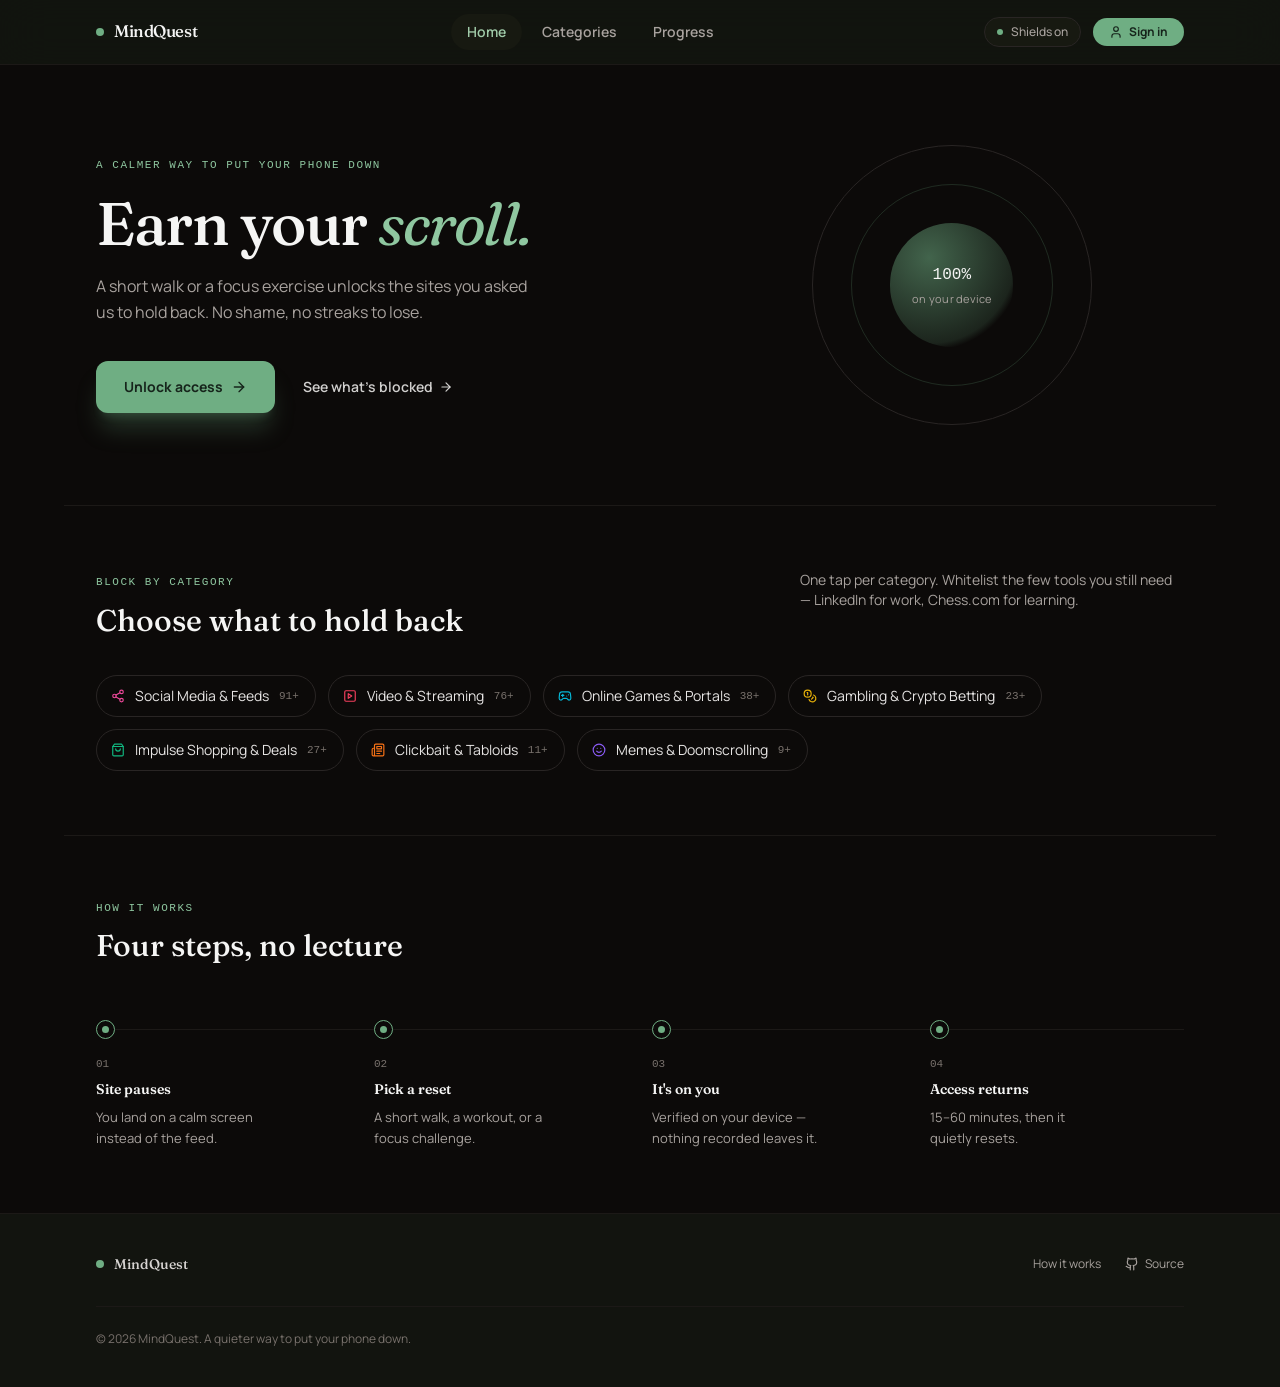
<file: index.html>
<!DOCTYPE html><html lang="en" class="dark scroll-smooth __variable_acff56 __variable_31cbd8"><head><meta charSet="utf-8"/><meta name="viewport" content="width=device-width, initial-scale=1"/><link rel="preload" href="/_next/static/media/2ea876e349b143af-s.p.woff2" as="font" crossorigin="" type="font/woff2"/><link rel="preload" href="/_next/static/media/361dab65036aaa05-s.p.woff2" as="font" crossorigin="" type="font/woff2"/><link rel="preload" href="/_next/static/media/55a5a3b9cb99735e-s.p.woff2" as="font" crossorigin="" type="font/woff2"/><link rel="preload" href="/_next/static/media/ed64c0f8ce54f9f0-s.p.woff2" as="font" crossorigin="" type="font/woff2"/><link rel="preload" href="/_next/static/media/fedf4c9280b16369-s.p.woff2" as="font" crossorigin="" type="font/woff2"/><link rel="stylesheet" href="/_next/static/css/0895c1e1949acf8f.css" data-precedence="next"/><link rel="preload" as="script" fetchPriority="low" href="/_next/static/chunks/webpack-50be9277cb1b5c66.js"/><script src="/_next/static/chunks/1dd3208c-6155b745386f0eca.js" async=""></script><script src="/_next/static/chunks/528-435fb001559acd07.js" async=""></script><script src="/_next/static/chunks/main-app-38f334839ee4ba2e.js" async=""></script><script src="/_next/static/chunks/294-2b0c8789b35fbd41.js" async=""></script><script src="/_next/static/chunks/146-bb058f2ce81885c7.js" async=""></script><script src="/_next/static/chunks/552-6267350cb90d8039.js" async=""></script><script src="/_next/static/chunks/app/page-46c1bc59b94a1549.js" async=""></script><script src="/_next/static/chunks/75504863-639f7f88a91be5a2.js" async=""></script><script src="/_next/static/chunks/114-dd0805846a198a66.js" async=""></script><script src="/_next/static/chunks/38-eacfa67fd9234953.js" async=""></script><script src="/_next/static/chunks/app/layout-adbff88cafa682f8.js" async=""></script><title>MindQuest — A Calmer Way to Put Your Phone Down</title><meta name="description" content="MindQuest gently blocks distracting sites until you finish a short walk, workout, or focus exercise — no shame, no streak anxiety, just a moment to reset."/><meta name="keywords" content="digital wellbeing,screen time,habit change,youtube blocker,app blocking,mindful technology"/><meta name="next-size-adjust"/><script src="/_next/static/chunks/polyfills-42372ed130431b0a.js" noModule=""></script></head><body class="min-h-screen bg-background text-foreground flex flex-col justify-between selection:bg-brand-500/30 selection:text-brand-100 font-sans"><header class="sticky top-0 z-50 w-full border-b border-stone-900 bg-background/85 backdrop-blur-xl"><div class="container mx-auto flex h-16 max-w-6xl items-center justify-between px-4 sm:px-6 lg:px-8"><a class="flex items-center gap-2.5 group" href="/"><span class="h-2 w-2 rounded-full bg-brand-500 group-hover:scale-110 transition-transform"></span><span class="font-display text-[1.05rem] font-medium tracking-tight text-stone-100">MindQuest</span></a><nav class="hidden md:flex items-center gap-1"><a class="rounded-full px-4 py-2 text-sm font-semibold transition-colors bg-surface-100 text-brand-300" href="/">Home</a><a class="rounded-full px-4 py-2 text-sm font-semibold transition-colors text-stone-400 hover:text-stone-100" href="/settings/">Categories</a><a class="rounded-full px-4 py-2 text-sm font-semibold transition-colors text-stone-400 hover:text-stone-100" href="/dashboard/">Progress</a></nav><div class="flex items-center gap-3"><div class="hidden sm:flex items-center gap-2 rounded-full border border-stone-800 bg-surface-100 px-3 py-1.5 text-xs font-medium text-stone-400"><span class="h-1.5 w-1.5 rounded-full bg-brand-500"></span><span>Shields on</span></div><div class="relative"><a class="flex items-center gap-1.5 rounded-full bg-brand-500 text-brand-950 px-4 py-1.5 text-xs font-bold hover:bg-brand-400 transition-colors" href="/login/"><svg xmlns="http://www.w3.org/2000/svg" width="24" height="24" viewBox="0 0 24 24" fill="none" stroke="currentColor" stroke-width="2" stroke-linecap="round" stroke-linejoin="round" class="lucide lucide-user h-3.5 w-3.5"><path d="M19 21v-2a4 4 0 0 0-4-4H9a4 4 0 0 0-4 4v2"></path><circle cx="12" cy="7" r="4"></circle></svg><span>Sign in</span></a></div></div></div></header><main class="flex-1"><div class="relative overflow-hidden bg-stone-950"><div class="pointer-events-none absolute -top-40 left-1/2 -z-10 h-[600px] w-[900px] -translate-x-1/2 rounded-full bg-gradient-to-tr from-brand-500/12 via-brand-500/6 to-transparent blur-[140px]"></div><div class="pointer-events-none absolute top-[420px] right-0 -z-10 h-[420px] w-[420px] rounded-full bg-accent-500/8 blur-[130px]"></div><section class="px-4 pt-16 pb-20 sm:px-6 sm:pt-20 lg:px-8 max-w-6xl mx-auto"><div class="grid grid-cols-1 lg:grid-cols-[1.1fr_0.9fr] items-center gap-10 lg:gap-14"><div><p class="font-mono text-[11px] uppercase tracking-[0.14em] text-brand-400 mb-5">A calmer way to put your phone down</p><h1 class="font-display text-4xl sm:text-5xl lg:text-6xl font-medium tracking-tight text-stone-100 leading-[1.05]">Earn your <em class="italic text-brand-400">scroll.</em></h1><p class="mt-5 text-base text-stone-400 leading-relaxed max-w-md">A short walk or a focus exercise unlocks the sites you asked us to hold back. No shame, no streaks to lose.</p><div class="mt-9 flex flex-wrap items-center gap-7"><a class="inline-flex items-center gap-2 rounded-xl bg-brand-500 px-7 py-4 text-sm font-bold text-brand-950 shadow-xl shadow-brand-500/25 hover:bg-brand-400 transition-colors" href="/unlock/"><span>Unlock access</span><svg xmlns="http://www.w3.org/2000/svg" width="24" height="24" viewBox="0 0 24 24" fill="none" stroke="currentColor" stroke-width="2" stroke-linecap="round" stroke-linejoin="round" class="lucide lucide-arrow-right h-4 w-4"><path d="M5 12h14"></path><path d="m12 5 7 7-7 7"></path></svg></a><a class="inline-flex items-center gap-1.5 text-sm font-semibold text-stone-200/90 hover:text-stone-100 transition-colors" href="/settings/"><span>See what&#x27;s blocked</span><svg xmlns="http://www.w3.org/2000/svg" width="24" height="24" viewBox="0 0 24 24" fill="none" stroke="currentColor" stroke-width="2" stroke-linecap="round" stroke-linejoin="round" class="lucide lucide-arrow-right h-3.5 w-3.5"><path d="M5 12h14"></path><path d="m12 5 7 7-7 7"></path></svg></a></div></div><div class="relative mx-auto aspect-square w-full max-w-[280px]"><div class="absolute inset-0 rounded-full border border-stone-800"></div><div class="absolute inset-[14%] rounded-full border border-brand-500/20"></div><div class="absolute inset-[28%] rounded-full" style="background:radial-gradient(circle at 32% 28%, rgba(111,174,131,0.55), rgba(111,174,131,0.16) 70%, transparent 76%)"></div><div class="absolute inset-0 flex flex-col items-center justify-center text-center"><span class="font-mono text-base text-stone-100">100%</span><span class="mt-1 text-[11px] text-stone-400 tracking-wide">on your device</span></div></div></div></section><section class="py-16 px-4 sm:px-6 lg:px-8 max-w-6xl mx-auto border-t border-stone-900"><div class="flex flex-col sm:flex-row sm:items-baseline sm:justify-between gap-4 mb-9"><div><p class="font-mono text-[11px] uppercase tracking-[0.14em] text-brand-400 mb-3">Block by category</p><h2 class="font-display text-2xl sm:text-3xl font-medium text-stone-100">Choose what to hold back</h2></div><p class="text-sm text-stone-400 max-w-sm">One tap per category. Whitelist the few tools you still need — LinkedIn for work, Chess.com for learning.</p></div><div class="flex flex-wrap gap-3"><a class="inline-flex items-center gap-2.5 rounded-full border border-stone-800 hover:border-stone-700 pl-3.5 pr-4 py-2.5 text-sm text-stone-200 transition-colors" href="/settings/"><svg xmlns="http://www.w3.org/2000/svg" width="24" height="24" viewBox="0 0 24 24" fill="none" stroke="currentColor" stroke-width="2" stroke-linecap="round" stroke-linejoin="round" class="lucide lucide-share2 h-3.5 w-3.5" style="color:#ec4899"><circle cx="18" cy="5" r="3"></circle><circle cx="6" cy="12" r="3"></circle><circle cx="18" cy="19" r="3"></circle><line x1="8.59" x2="15.42" y1="13.51" y2="17.49"></line><line x1="15.41" x2="8.59" y1="6.51" y2="10.49"></line></svg><span>Social Media &amp; Feeds</span><span class="font-mono text-[11px] text-stone-500">91<!-- -->+</span></a><a class="inline-flex items-center gap-2.5 rounded-full border border-stone-800 hover:border-stone-700 pl-3.5 pr-4 py-2.5 text-sm text-stone-200 transition-colors" href="/settings/"><svg xmlns="http://www.w3.org/2000/svg" width="24" height="24" viewBox="0 0 24 24" fill="none" stroke="currentColor" stroke-width="2" stroke-linecap="round" stroke-linejoin="round" class="lucide lucide-square-play h-3.5 w-3.5" style="color:#f43f5e"><rect width="18" height="18" x="3" y="3" rx="2"></rect><path d="m9 8 6 4-6 4Z"></path></svg><span>Video &amp; Streaming</span><span class="font-mono text-[11px] text-stone-500">76<!-- -->+</span></a><a class="inline-flex items-center gap-2.5 rounded-full border border-stone-800 hover:border-stone-700 pl-3.5 pr-4 py-2.5 text-sm text-stone-200 transition-colors" href="/settings/"><svg xmlns="http://www.w3.org/2000/svg" width="24" height="24" viewBox="0 0 24 24" fill="none" stroke="currentColor" stroke-width="2" stroke-linecap="round" stroke-linejoin="round" class="lucide lucide-gamepad2 h-3.5 w-3.5" style="color:#06b6d4"><line x1="6" x2="10" y1="11" y2="11"></line><line x1="8" x2="8" y1="9" y2="13"></line><line x1="15" x2="15.01" y1="12" y2="12"></line><line x1="18" x2="18.01" y1="10" y2="10"></line><path d="M17.32 5H6.68a4 4 0 0 0-3.978 3.59c-.006.052-.01.101-.017.152C2.604 9.416 2 14.456 2 16a3 3 0 0 0 3 3c1 0 1.5-.5 2-1l1.414-1.414A2 2 0 0 1 9.828 16h4.344a2 2 0 0 1 1.414.586L17 18c.5.5 1 1 2 1a3 3 0 0 0 3-3c0-1.545-.604-6.584-.685-7.258-.007-.05-.011-.1-.017-.151A4 4 0 0 0 17.32 5z"></path></svg><span>Online Games &amp; Portals</span><span class="font-mono text-[11px] text-stone-500">38<!-- -->+</span></a><a class="inline-flex items-center gap-2.5 rounded-full border border-stone-800 hover:border-stone-700 pl-3.5 pr-4 py-2.5 text-sm text-stone-200 transition-colors" href="/settings/"><svg xmlns="http://www.w3.org/2000/svg" width="24" height="24" viewBox="0 0 24 24" fill="none" stroke="currentColor" stroke-width="2" stroke-linecap="round" stroke-linejoin="round" class="lucide lucide-coins h-3.5 w-3.5" style="color:#eab308"><circle cx="8" cy="8" r="6"></circle><path d="M18.09 10.37A6 6 0 1 1 10.34 18"></path><path d="M7 6h1v4"></path><path d="m16.71 13.88.7.71-2.82 2.82"></path></svg><span>Gambling &amp; Crypto Betting</span><span class="font-mono text-[11px] text-stone-500">23<!-- -->+</span></a><a class="inline-flex items-center gap-2.5 rounded-full border border-stone-800 hover:border-stone-700 pl-3.5 pr-4 py-2.5 text-sm text-stone-200 transition-colors" href="/settings/"><svg xmlns="http://www.w3.org/2000/svg" width="24" height="24" viewBox="0 0 24 24" fill="none" stroke="currentColor" stroke-width="2" stroke-linecap="round" stroke-linejoin="round" class="lucide lucide-shopping-bag h-3.5 w-3.5" style="color:#10b981"><path d="M6 2 3 6v14a2 2 0 0 0 2 2h14a2 2 0 0 0 2-2V6l-3-4Z"></path><path d="M3 6h18"></path><path d="M16 10a4 4 0 0 1-8 0"></path></svg><span>Impulse Shopping &amp; Deals</span><span class="font-mono text-[11px] text-stone-500">27<!-- -->+</span></a><a class="inline-flex items-center gap-2.5 rounded-full border border-stone-800 hover:border-stone-700 pl-3.5 pr-4 py-2.5 text-sm text-stone-200 transition-colors" href="/settings/"><svg xmlns="http://www.w3.org/2000/svg" width="24" height="24" viewBox="0 0 24 24" fill="none" stroke="currentColor" stroke-width="2" stroke-linecap="round" stroke-linejoin="round" class="lucide lucide-newspaper h-3.5 w-3.5" style="color:#f97316"><path d="M4 22h16a2 2 0 0 0 2-2V4a2 2 0 0 0-2-2H8a2 2 0 0 0-2 2v16a2 2 0 0 1-2 2Zm0 0a2 2 0 0 1-2-2v-9c0-1.1.9-2 2-2h2"></path><path d="M18 14h-8"></path><path d="M15 18h-5"></path><path d="M10 6h8v4h-8V6Z"></path></svg><span>Clickbait &amp; Tabloids</span><span class="font-mono text-[11px] text-stone-500">11<!-- -->+</span></a><a class="inline-flex items-center gap-2.5 rounded-full border border-stone-800 hover:border-stone-700 pl-3.5 pr-4 py-2.5 text-sm text-stone-200 transition-colors" href="/settings/"><svg xmlns="http://www.w3.org/2000/svg" width="24" height="24" viewBox="0 0 24 24" fill="none" stroke="currentColor" stroke-width="2" stroke-linecap="round" stroke-linejoin="round" class="lucide lucide-smile h-3.5 w-3.5" style="color:#8b5cf6"><circle cx="12" cy="12" r="10"></circle><path d="M8 14s1.5 2 4 2 4-2 4-2"></path><line x1="9" x2="9.01" y1="9" y2="9"></line><line x1="15" x2="15.01" y1="9" y2="9"></line></svg><span>Memes &amp; Doomscrolling</span><span class="font-mono text-[11px] text-stone-500">9<!-- -->+</span></a></div></section><section class="py-16 px-4 sm:px-6 lg:px-8 max-w-6xl mx-auto border-t border-stone-900"><p class="font-mono text-[11px] uppercase tracking-[0.14em] text-brand-400 mb-3">How it works</p><h2 class="font-display text-2xl sm:text-3xl font-medium text-stone-100">Four steps, no lecture</h2><div class="relative mt-14 grid grid-cols-2 md:grid-cols-4 gap-x-6 gap-y-12"><div class="hidden md:block absolute left-0 right-0 top-[9px] h-px bg-stone-900"></div><div class="relative pt-9"><span class="absolute left-0 top-0 h-[19px] w-[19px] rounded-full bg-stone-950 border border-brand-500"></span><span class="absolute left-[6px] top-[6px] h-[7px] w-[7px] rounded-full bg-brand-500"></span><p class="font-mono text-[11px] text-stone-500">01</p><h3 class="mt-1.5 text-sm font-bold text-stone-100">Site pauses</h3><p class="mt-2 text-[13px] text-stone-400 leading-relaxed max-w-[22ch]">You land on a calm screen instead of the feed.</p></div><div class="relative pt-9"><span class="absolute left-0 top-0 h-[19px] w-[19px] rounded-full bg-stone-950 border border-brand-500"></span><span class="absolute left-[6px] top-[6px] h-[7px] w-[7px] rounded-full bg-brand-500"></span><p class="font-mono text-[11px] text-stone-500">02</p><h3 class="mt-1.5 text-sm font-bold text-stone-100">Pick a reset</h3><p class="mt-2 text-[13px] text-stone-400 leading-relaxed max-w-[22ch]">A short walk, a workout, or a focus challenge.</p></div><div class="relative pt-9"><span class="absolute left-0 top-0 h-[19px] w-[19px] rounded-full bg-stone-950 border border-brand-500"></span><span class="absolute left-[6px] top-[6px] h-[7px] w-[7px] rounded-full bg-brand-500"></span><p class="font-mono text-[11px] text-stone-500">03</p><h3 class="mt-1.5 text-sm font-bold text-stone-100">It&#x27;s on you</h3><p class="mt-2 text-[13px] text-stone-400 leading-relaxed max-w-[22ch]">Verified on your device — nothing recorded leaves it.</p></div><div class="relative pt-9"><span class="absolute left-0 top-0 h-[19px] w-[19px] rounded-full bg-stone-950 border border-brand-500"></span><span class="absolute left-[6px] top-[6px] h-[7px] w-[7px] rounded-full bg-brand-500"></span><p class="font-mono text-[11px] text-stone-500">04</p><h3 class="mt-1.5 text-sm font-bold text-stone-100">Access returns</h3><p class="mt-2 text-[13px] text-stone-400 leading-relaxed max-w-[22ch]">15–60 minutes, then it quietly resets.</p></div></div></section></div></main><footer class="border-t border-stone-900 bg-background py-10 text-xs text-stone-500"><div class="container mx-auto max-w-6xl px-4 sm:px-6 lg:px-8"><div class="flex flex-col sm:flex-row items-start sm:items-center justify-between gap-6 pb-8 border-b border-stone-900"><div class="flex items-center gap-2.5"><span class="h-2 w-2 rounded-full bg-brand-500"></span><span class="font-display text-sm font-medium text-stone-300">MindQuest</span></div><nav class="flex items-center gap-6 text-stone-400"><a class="hover:text-stone-200 transition-colors" href="/#architecture">How it works</a><a href="https://github.com" target="_blank" rel="noreferrer" class="flex items-center gap-1.5 hover:text-stone-200 transition-colors"><svg xmlns="http://www.w3.org/2000/svg" width="24" height="24" viewBox="0 0 24 24" fill="none" stroke="currentColor" stroke-width="2" stroke-linecap="round" stroke-linejoin="round" class="lucide lucide-github h-3.5 w-3.5"><path d="M15 22v-4a4.8 4.8 0 0 0-1-3.5c3 0 6-2 6-5.5.08-1.25-.27-2.48-1-3.5.28-1.15.28-2.35 0-3.5 0 0-1 0-3 1.5-2.64-.5-5.36-.5-8 0C6 2 5 2 5 2c-.3 1.15-.3 2.35 0 3.5A5.403 5.403 0 0 0 4 9c0 3.5 3 5.5 6 5.5-.39.49-.68 1.05-.85 1.65-.17.6-.22 1.23-.15 1.85v4"></path><path d="M9 18c-4.51 2-5-2-7-2"></path></svg><span>Source</span></a></nav></div><div class="pt-6"><p>© <!-- -->2026<!-- --> MindQuest. A quieter way to put your phone down.</p></div></div></footer><script src="/_next/static/chunks/webpack-50be9277cb1b5c66.js" async=""></script><script>(self.__next_f=self.__next_f||[]).push([0]);self.__next_f.push([2,null])</script><script>self.__next_f.push([1,"1:HL[\"/_next/static/media/2ea876e349b143af-s.p.woff2\",\"font\",{\"crossOrigin\":\"\",\"type\":\"font/woff2\"}]\n2:HL[\"/_next/static/media/361dab65036aaa05-s.p.woff2\",\"font\",{\"crossOrigin\":\"\",\"type\":\"font/woff2\"}]\n3:HL[\"/_next/static/media/55a5a3b9cb99735e-s.p.woff2\",\"font\",{\"crossOrigin\":\"\",\"type\":\"font/woff2\"}]\n4:HL[\"/_next/static/media/ed64c0f8ce54f9f0-s.p.woff2\",\"font\",{\"crossOrigin\":\"\",\"type\":\"font/woff2\"}]\n5:HL[\"/_next/static/media/fedf4c9280b16369-s.p.woff2\",\"font\",{\"crossOrigin\":\"\",\"type\":\"font/woff2\"}]\n6:HL[\"/_next/static/css/0895c1e1949acf8f.css\",\"style\"]\n"])</script><script>self.__next_f.push([1,"7:I[1815,[],\"\"]\n9:I[5428,[],\"ClientPageRoot\"]\na:I[5054,[\"294\",\"static/chunks/294-2b0c8789b35fbd41.js\",\"146\",\"static/chunks/146-bb058f2ce81885c7.js\",\"552\",\"static/chunks/552-6267350cb90d8039.js\",\"931\",\"static/chunks/app/page-46c1bc59b94a1549.js\"],\"default\",1]\nb:I[2038,[\"93\",\"static/chunks/75504863-639f7f88a91be5a2.js\",\"114\",\"static/chunks/114-dd0805846a198a66.js\",\"294\",\"static/chunks/294-2b0c8789b35fbd41.js\",\"146\",\"static/chunks/146-bb058f2ce81885c7.js\",\"552\",\"static/chunks/552-6267350cb90d8039.js\",\"38\",\"static/chunks/38-eacfa67fd9234953.js\",\"185\",\"static/chunks/app/layout-adbff88cafa682f8.js\"],\"AuthProvider\"]\nc:I[1019,[\"93\",\"static/chunks/75504863-639f7f88a91be5a2.js\",\"114\",\"static/chunks/114-dd0805846a198a66.js\",\"294\",\"static/chunks/294-2b0c8789b35fbd41.js\",\"146\",\"static/chunks/146-bb058f2ce81885c7.js\",\"552\",\"static/chunks/552-6267350cb90d8039.js\",\"38\",\"static/chunks/38-eacfa67fd9234953.js\",\"185\",\"static/chunks/app/layout-adbff88cafa682f8.js\"],\"Navbar\"]\nd:I[7740,[\"93\",\"static/chunks/75504863-639f7f88a91be5a2.js\",\"114\",\"static/chunks/114-dd0805846a198a66.js\",\"294\",\"static/chunks/294-2b0c8789b35fbd41.js\",\"146\",\"static/chunks/146-bb058f2ce81885c7.js\",\"552\",\"static/chunks/552-6267350cb90d8039.js\",\"38\",\"static/chunks/38-eacfa67fd9234953.js\",\"185\",\"static/chunks/app/layout-adbff88cafa682f8.js\"],\"ApiOverrideBanner\"]\ne:I[7005,[\"93\",\"static/chunks/75504863-639f7f88a91be5a2.js\",\"114\",\"static/chunks/114-dd0805846a198a66.js\",\"294\",\"static/chunks/294-2b0c8789b35fbd41.js\",\"146\",\"static/chunks/146-bb058f2ce81885c7.js\",\"552\",\"static/chunks/552-6267350cb90d8039.js\",\"38\",\"static/chunks/38-eacfa67fd9234953.js\",\"185\",\"static/chunks/app/layout-adbff88cafa682f8.js\"],\"ImportBanner\"]\nf:I[5092,[],\"\"]\n10:I[2023,[],\"\"]\n11:I[6340,[\"93\",\"static/chunks/75504863-639f7f88a91be5a2.js\",\"114\",\"static/chunks/114-dd0805846a198a66.js\",\"294\",\"static/chunks/294-2b0c8789b35fbd41.js\",\"146\",\"static/chunks/146-bb058f2ce81885c7.js\",\"552\",\"static/chunks/552-6267350cb90d8039.js\",\"38\",\"static/chunks/38-eacfa67fd9234953.js\",\"185\",\"static/chunks/app/layout-adbf"])</script><script>self.__next_f.push([1,"f88cafa682f8.js\"],\"\"]\n13:I[1584,[],\"\"]\n14:[]\n"])</script><script>self.__next_f.push([1,"0:[\"$\",\"$L7\",null,{\"buildId\":\"hUExxRC9oaB3SYV7oDViF\",\"assetPrefix\":\"\",\"urlParts\":[\"\",\"\"],\"initialTree\":[\"\",{\"children\":[\"__PAGE__\",{}]},\"$undefined\",\"$undefined\",true],\"initialSeedData\":[\"\",{\"children\":[\"__PAGE__\",{},[[\"$L8\",[\"$\",\"$L9\",null,{\"props\":{\"params\":{},\"searchParams\":{}},\"Component\":\"$a\"}],null],null],null]},[[[[\"$\",\"link\",\"0\",{\"rel\":\"stylesheet\",\"href\":\"/_next/static/css/0895c1e1949acf8f.css\",\"precedence\":\"next\",\"crossOrigin\":\"$undefined\"}]],[\"$\",\"html\",null,{\"lang\":\"en\",\"className\":\"dark scroll-smooth __variable_acff56 __variable_31cbd8\",\"children\":[\"$\",\"body\",null,{\"className\":\"min-h-screen bg-background text-foreground flex flex-col justify-between selection:bg-brand-500/30 selection:text-brand-100 font-sans\",\"children\":[\"$\",\"$Lb\",null,{\"children\":[[\"$\",\"$Lc\",null,{}],[\"$\",\"$Ld\",null,{}],[\"$\",\"$Le\",null,{}],[\"$\",\"main\",null,{\"className\":\"flex-1\",\"children\":[\"$\",\"$Lf\",null,{\"parallelRouterKey\":\"children\",\"segmentPath\":[\"children\"],\"error\":\"$undefined\",\"errorStyles\":\"$undefined\",\"errorScripts\":\"$undefined\",\"template\":[\"$\",\"$L10\",null,{}],\"templateStyles\":\"$undefined\",\"templateScripts\":\"$undefined\",\"notFound\":[[\"$\",\"title\",null,{\"children\":\"404: This page could not be found.\"}],[\"$\",\"div\",null,{\"style\":{\"fontFamily\":\"system-ui,\\\"Segoe UI\\\",Roboto,Helvetica,Arial,sans-serif,\\\"Apple Color Emoji\\\",\\\"Segoe UI Emoji\\\"\",\"height\":\"100vh\",\"textAlign\":\"center\",\"display\":\"flex\",\"flexDirection\":\"column\",\"alignItems\":\"center\",\"justifyContent\":\"center\"},\"children\":[\"$\",\"div\",null,{\"children\":[[\"$\",\"style\",null,{\"dangerouslySetInnerHTML\":{\"__html\":\"body{color:#000;background:#fff;margin:0}.next-error-h1{border-right:1px solid rgba(0,0,0,.3)}@media (prefers-color-scheme:dark){body{color:#fff;background:#000}.next-error-h1{border-right:1px solid rgba(255,255,255,.3)}}\"}}],[\"$\",\"h1\",null,{\"className\":\"next-error-h1\",\"style\":{\"display\":\"inline-block\",\"margin\":\"0 20px 0 0\",\"padding\":\"0 23px 0 0\",\"fontSize\":24,\"fontWeight\":500,\"verticalAlign\":\"top\",\"lineHeight\":\"49px\"},\"children\":\"404\"}],[\"$\",\"div\",null,{\"style\":{\"display\":\"inline-block\"},\"children\":[\"$\",\"h2\",null,{\"style\":{\"fontSize\":14,\"fontWeight\":400,\"lineHeight\":\"49px\",\"margin\":0},\"children\":\"This page could not be found.\"}]}]]}]}]],\"notFoundStyles\":[]}]}],[\"$\",\"footer\",null,{\"className\":\"border-t border-stone-900 bg-background py-10 text-xs text-stone-500\",\"children\":[\"$\",\"div\",null,{\"className\":\"container mx-auto max-w-6xl px-4 sm:px-6 lg:px-8\",\"children\":[[\"$\",\"div\",null,{\"className\":\"flex flex-col sm:flex-row items-start sm:items-center justify-between gap-6 pb-8 border-b border-stone-900\",\"children\":[[\"$\",\"div\",null,{\"className\":\"flex items-center gap-2.5\",\"children\":[[\"$\",\"span\",null,{\"className\":\"h-2 w-2 rounded-full bg-brand-500\"}],[\"$\",\"span\",null,{\"className\":\"font-display text-sm font-medium text-stone-300\",\"children\":\"MindQuest\"}]]}],[\"$\",\"nav\",null,{\"className\":\"flex items-center gap-6 text-stone-400\",\"children\":[[\"$\",\"$L11\",null,{\"href\":\"/#architecture\",\"className\":\"hover:text-stone-200 transition-colors\",\"children\":\"How it works\"}],[\"$\",\"a\",null,{\"href\":\"https://github.com\",\"target\":\"_blank\",\"rel\":\"noreferrer\",\"className\":\"flex items-center gap-1.5 hover:text-stone-200 transition-colors\",\"children\":[[\"$\",\"svg\",null,{\"xmlns\":\"http://www.w3.org/2000/svg\",\"width\":24,\"height\":24,\"viewBox\":\"0 0 24 24\",\"fill\":\"none\",\"stroke\":\"currentColor\",\"strokeWidth\":2,\"strokeLinecap\":\"round\",\"strokeLinejoin\":\"round\",\"className\":\"lucide lucide-github h-3.5 w-3.5\",\"children\":[[\"$\",\"path\",\"tonef\",{\"d\":\"M15 22v-4a4.8 4.8 0 0 0-1-3.5c3 0 6-2 6-5.5.08-1.25-.27-2.48-1-3.5.28-1.15.28-2.35 0-3.5 0 0-1 0-3 1.5-2.64-.5-5.36-.5-8 0C6 2 5 2 5 2c-.3 1.15-.3 2.35 0 3.5A5.403 5.403 0 0 0 4 9c0 3.5 3 5.5 6 5.5-.39.49-.68 1.05-.85 1.65-.17.6-.22 1.23-.15 1.85v4\"}],[\"$\",\"path\",\"9comsn\",{\"d\":\"M9 18c-4.51 2-5-2-7-2\"}],\"$undefined\"]}],[\"$\",\"span\",null,{\"children\":\"Source\"}]]}]]}]]}],[\"$\",\"div\",null,{\"className\":\"pt-6\",\"children\":[\"$\",\"p\",null,{\"children\":[\"© \",2026,\" MindQuest. A quieter way to put your phone down.\"]}]}]]}]}]]}]}]}]],null],null],\"couldBeIntercepted\":false,\"initialHead\":[null,\"$L12\"],\"globalErrorComponent\":\"$13\",\"missingSlots\":\"$W14\"}]\n"])</script><script>self.__next_f.push([1,"12:[[\"$\",\"meta\",\"0\",{\"name\":\"viewport\",\"content\":\"width=device-width, initial-scale=1\"}],[\"$\",\"meta\",\"1\",{\"charSet\":\"utf-8\"}],[\"$\",\"title\",\"2\",{\"children\":\"MindQuest — A Calmer Way to Put Your Phone Down\"}],[\"$\",\"meta\",\"3\",{\"name\":\"description\",\"content\":\"MindQuest gently blocks distracting sites until you finish a short walk, workout, or focus exercise — no shame, no streak anxiety, just a moment to reset.\"}],[\"$\",\"meta\",\"4\",{\"name\":\"keywords\",\"content\":\"digital wellbeing,screen time,habit change,youtube blocker,app blocking,mindful technology\"}],[\"$\",\"meta\",\"5\",{\"name\":\"next-size-adjust\"}]]\n8:null\n"])</script></body></html>
</file>
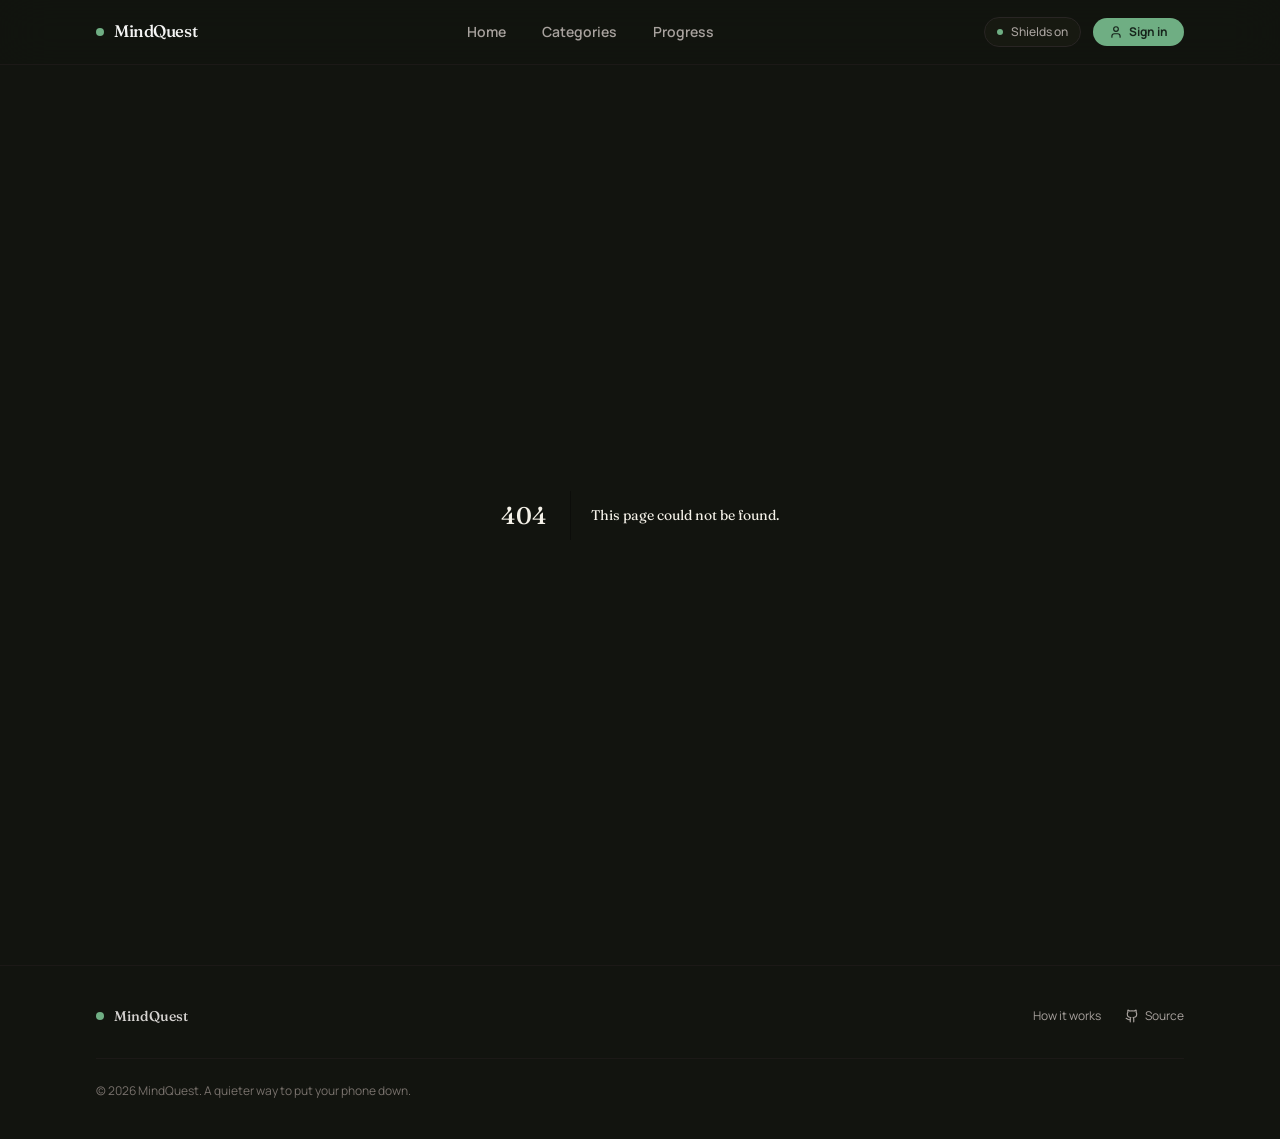
<file: 404/index.html>
<!DOCTYPE html><html lang="en" class="dark scroll-smooth __variable_acff56 __variable_31cbd8"><head><meta charSet="utf-8"/><meta name="viewport" content="width=device-width, initial-scale=1"/><link rel="preload" href="/_next/static/media/2ea876e349b143af-s.p.woff2" as="font" crossorigin="" type="font/woff2"/><link rel="preload" href="/_next/static/media/361dab65036aaa05-s.p.woff2" as="font" crossorigin="" type="font/woff2"/><link rel="preload" href="/_next/static/media/55a5a3b9cb99735e-s.p.woff2" as="font" crossorigin="" type="font/woff2"/><link rel="preload" href="/_next/static/media/ed64c0f8ce54f9f0-s.p.woff2" as="font" crossorigin="" type="font/woff2"/><link rel="preload" href="/_next/static/media/fedf4c9280b16369-s.p.woff2" as="font" crossorigin="" type="font/woff2"/><link rel="stylesheet" href="/_next/static/css/0895c1e1949acf8f.css" data-precedence="next"/><link rel="preload" as="script" fetchPriority="low" href="/_next/static/chunks/webpack-50be9277cb1b5c66.js"/><script src="/_next/static/chunks/1dd3208c-6155b745386f0eca.js" async=""></script><script src="/_next/static/chunks/528-435fb001559acd07.js" async=""></script><script src="/_next/static/chunks/main-app-38f334839ee4ba2e.js" async=""></script><script src="/_next/static/chunks/75504863-639f7f88a91be5a2.js" async=""></script><script src="/_next/static/chunks/114-dd0805846a198a66.js" async=""></script><script src="/_next/static/chunks/294-2b0c8789b35fbd41.js" async=""></script><script src="/_next/static/chunks/146-bb058f2ce81885c7.js" async=""></script><script src="/_next/static/chunks/552-6267350cb90d8039.js" async=""></script><script src="/_next/static/chunks/38-eacfa67fd9234953.js" async=""></script><script src="/_next/static/chunks/app/layout-adbff88cafa682f8.js" async=""></script><meta name="robots" content="noindex"/><title>404: This page could not be found.</title><title>MindQuest — A Calmer Way to Put Your Phone Down</title><meta name="description" content="MindQuest gently blocks distracting sites until you finish a short walk, workout, or focus exercise — no shame, no streak anxiety, just a moment to reset."/><meta name="keywords" content="digital wellbeing,screen time,habit change,youtube blocker,app blocking,mindful technology"/><meta name="next-size-adjust"/><script src="/_next/static/chunks/polyfills-42372ed130431b0a.js" noModule=""></script></head><body class="min-h-screen bg-background text-foreground flex flex-col justify-between selection:bg-brand-500/30 selection:text-brand-100 font-sans"><header class="sticky top-0 z-50 w-full border-b border-stone-900 bg-background/85 backdrop-blur-xl"><div class="container mx-auto flex h-16 max-w-6xl items-center justify-between px-4 sm:px-6 lg:px-8"><a class="flex items-center gap-2.5 group" href="/"><span class="h-2 w-2 rounded-full bg-brand-500 group-hover:scale-110 transition-transform"></span><span class="font-display text-[1.05rem] font-medium tracking-tight text-stone-100">MindQuest</span></a><nav class="hidden md:flex items-center gap-1"><a class="rounded-full px-4 py-2 text-sm font-semibold transition-colors text-stone-400 hover:text-stone-100" href="/">Home</a><a class="rounded-full px-4 py-2 text-sm font-semibold transition-colors text-stone-400 hover:text-stone-100" href="/settings/">Categories</a><a class="rounded-full px-4 py-2 text-sm font-semibold transition-colors text-stone-400 hover:text-stone-100" href="/dashboard/">Progress</a></nav><div class="flex items-center gap-3"><div class="hidden sm:flex items-center gap-2 rounded-full border border-stone-800 bg-surface-100 px-3 py-1.5 text-xs font-medium text-stone-400"><span class="h-1.5 w-1.5 rounded-full bg-brand-500"></span><span>Shields on</span></div><div class="relative"><a class="flex items-center gap-1.5 rounded-full bg-brand-500 text-brand-950 px-4 py-1.5 text-xs font-bold hover:bg-brand-400 transition-colors" href="/login/"><svg xmlns="http://www.w3.org/2000/svg" width="24" height="24" viewBox="0 0 24 24" fill="none" stroke="currentColor" stroke-width="2" stroke-linecap="round" stroke-linejoin="round" class="lucide lucide-user h-3.5 w-3.5"><path d="M19 21v-2a4 4 0 0 0-4-4H9a4 4 0 0 0-4 4v2"></path><circle cx="12" cy="7" r="4"></circle></svg><span>Sign in</span></a></div></div></div></header><main class="flex-1"><div style="font-family:system-ui,&quot;Segoe UI&quot;,Roboto,Helvetica,Arial,sans-serif,&quot;Apple Color Emoji&quot;,&quot;Segoe UI Emoji&quot;;height:100vh;text-align:center;display:flex;flex-direction:column;align-items:center;justify-content:center"><div><style>body{color:#000;background:#fff;margin:0}.next-error-h1{border-right:1px solid rgba(0,0,0,.3)}@media (prefers-color-scheme:dark){body{color:#fff;background:#000}.next-error-h1{border-right:1px solid rgba(255,255,255,.3)}}</style><h1 class="next-error-h1" style="display:inline-block;margin:0 20px 0 0;padding:0 23px 0 0;font-size:24px;font-weight:500;vertical-align:top;line-height:49px">404</h1><div style="display:inline-block"><h2 style="font-size:14px;font-weight:400;line-height:49px;margin:0">This page could not be found.</h2></div></div></div></main><footer class="border-t border-stone-900 bg-background py-10 text-xs text-stone-500"><div class="container mx-auto max-w-6xl px-4 sm:px-6 lg:px-8"><div class="flex flex-col sm:flex-row items-start sm:items-center justify-between gap-6 pb-8 border-b border-stone-900"><div class="flex items-center gap-2.5"><span class="h-2 w-2 rounded-full bg-brand-500"></span><span class="font-display text-sm font-medium text-stone-300">MindQuest</span></div><nav class="flex items-center gap-6 text-stone-400"><a class="hover:text-stone-200 transition-colors" href="/#architecture">How it works</a><a href="https://github.com" target="_blank" rel="noreferrer" class="flex items-center gap-1.5 hover:text-stone-200 transition-colors"><svg xmlns="http://www.w3.org/2000/svg" width="24" height="24" viewBox="0 0 24 24" fill="none" stroke="currentColor" stroke-width="2" stroke-linecap="round" stroke-linejoin="round" class="lucide lucide-github h-3.5 w-3.5"><path d="M15 22v-4a4.8 4.8 0 0 0-1-3.5c3 0 6-2 6-5.5.08-1.25-.27-2.48-1-3.5.28-1.15.28-2.35 0-3.5 0 0-1 0-3 1.5-2.64-.5-5.36-.5-8 0C6 2 5 2 5 2c-.3 1.15-.3 2.35 0 3.5A5.403 5.403 0 0 0 4 9c0 3.5 3 5.5 6 5.5-.39.49-.68 1.05-.85 1.65-.17.6-.22 1.23-.15 1.85v4"></path><path d="M9 18c-4.51 2-5-2-7-2"></path></svg><span>Source</span></a></nav></div><div class="pt-6"><p>© <!-- -->2026<!-- --> MindQuest. A quieter way to put your phone down.</p></div></div></footer><script src="/_next/static/chunks/webpack-50be9277cb1b5c66.js" async=""></script><script>(self.__next_f=self.__next_f||[]).push([0]);self.__next_f.push([2,null])</script><script>self.__next_f.push([1,"1:HL[\"/_next/static/media/2ea876e349b143af-s.p.woff2\",\"font\",{\"crossOrigin\":\"\",\"type\":\"font/woff2\"}]\n2:HL[\"/_next/static/media/361dab65036aaa05-s.p.woff2\",\"font\",{\"crossOrigin\":\"\",\"type\":\"font/woff2\"}]\n3:HL[\"/_next/static/media/55a5a3b9cb99735e-s.p.woff2\",\"font\",{\"crossOrigin\":\"\",\"type\":\"font/woff2\"}]\n4:HL[\"/_next/static/media/ed64c0f8ce54f9f0-s.p.woff2\",\"font\",{\"crossOrigin\":\"\",\"type\":\"font/woff2\"}]\n5:HL[\"/_next/static/media/fedf4c9280b16369-s.p.woff2\",\"font\",{\"crossOrigin\":\"\",\"type\":\"font/woff2\"}]\n6:HL[\"/_next/static/css/0895c1e1949acf8f.css\",\"style\"]\n"])</script><script>self.__next_f.push([1,"7:I[1815,[],\"\"]\n9:I[5092,[],\"\"]\na:I[2023,[],\"\"]\nb:I[2038,[\"93\",\"static/chunks/75504863-639f7f88a91be5a2.js\",\"114\",\"static/chunks/114-dd0805846a198a66.js\",\"294\",\"static/chunks/294-2b0c8789b35fbd41.js\",\"146\",\"static/chunks/146-bb058f2ce81885c7.js\",\"552\",\"static/chunks/552-6267350cb90d8039.js\",\"38\",\"static/chunks/38-eacfa67fd9234953.js\",\"185\",\"static/chunks/app/layout-adbff88cafa682f8.js\"],\"AuthProvider\"]\nc:I[1019,[\"93\",\"static/chunks/75504863-639f7f88a91be5a2.js\",\"114\",\"static/chunks/114-dd0805846a198a66.js\",\"294\",\"static/chunks/294-2b0c8789b35fbd41.js\",\"146\",\"static/chunks/146-bb058f2ce81885c7.js\",\"552\",\"static/chunks/552-6267350cb90d8039.js\",\"38\",\"static/chunks/38-eacfa67fd9234953.js\",\"185\",\"static/chunks/app/layout-adbff88cafa682f8.js\"],\"Navbar\"]\nd:I[7740,[\"93\",\"static/chunks/75504863-639f7f88a91be5a2.js\",\"114\",\"static/chunks/114-dd0805846a198a66.js\",\"294\",\"static/chunks/294-2b0c8789b35fbd41.js\",\"146\",\"static/chunks/146-bb058f2ce81885c7.js\",\"552\",\"static/chunks/552-6267350cb90d8039.js\",\"38\",\"static/chunks/38-eacfa67fd9234953.js\",\"185\",\"static/chunks/app/layout-adbff88cafa682f8.js\"],\"ApiOverrideBanner\"]\ne:I[7005,[\"93\",\"static/chunks/75504863-639f7f88a91be5a2.js\",\"114\",\"static/chunks/114-dd0805846a198a66.js\",\"294\",\"static/chunks/294-2b0c8789b35fbd41.js\",\"146\",\"static/chunks/146-bb058f2ce81885c7.js\",\"552\",\"static/chunks/552-6267350cb90d8039.js\",\"38\",\"static/chunks/38-eacfa67fd9234953.js\",\"185\",\"static/chunks/app/layout-adbff88cafa682f8.js\"],\"ImportBanner\"]\n13:I[6340,[\"93\",\"static/chunks/75504863-639f7f88a91be5a2.js\",\"114\",\"static/chunks/114-dd0805846a198a66.js\",\"294\",\"static/chunks/294-2b0c8789b35fbd41.js\",\"146\",\"static/chunks/146-bb058f2ce81885c7.js\",\"552\",\"static/chunks/552-6267350cb90d8039.js\",\"38\",\"static/chunks/38-eacfa67fd9234953.js\",\"185\",\"static/chunks/app/layout-adbff88cafa682f8.js\"],\"\"]\n15:I[1584,[],\"\"]\nf:{\"fontFamily\":\"system-ui,\\\"Segoe UI\\\",Roboto,Helvetica,Arial,sans-serif,\\\"Apple Color Emoji\\\",\\\"Segoe UI Emoji\\\"\",\"height\":\"100vh\",\"textAlign\":\"center\",\"display\":\"flex\",\"flexDirection\":\"column\",\"alignIte"])</script><script>self.__next_f.push([1,"ms\":\"center\",\"justifyContent\":\"center\"}\n10:{\"display\":\"inline-block\",\"margin\":\"0 20px 0 0\",\"padding\":\"0 23px 0 0\",\"fontSize\":24,\"fontWeight\":500,\"verticalAlign\":\"top\",\"lineHeight\":\"49px\"}\n11:{\"display\":\"inline-block\"}\n12:{\"fontSize\":14,\"fontWeight\":400,\"lineHeight\":\"49px\",\"margin\":0}\n16:[]\n"])</script><script>self.__next_f.push([1,"0:[\"$\",\"$L7\",null,{\"buildId\":\"hUExxRC9oaB3SYV7oDViF\",\"assetPrefix\":\"\",\"urlParts\":[\"\",\"_not-found\",\"\"],\"initialTree\":[\"\",{\"children\":[\"/_not-found\",{\"children\":[\"__PAGE__\",{}]}]},\"$undefined\",\"$undefined\",true],\"initialSeedData\":[\"\",{\"children\":[\"/_not-found\",{\"children\":[\"__PAGE__\",{},[[\"$L8\",[[\"$\",\"title\",null,{\"children\":\"404: This page could not be found.\"}],[\"$\",\"div\",null,{\"style\":{\"fontFamily\":\"system-ui,\\\"Segoe UI\\\",Roboto,Helvetica,Arial,sans-serif,\\\"Apple Color Emoji\\\",\\\"Segoe UI Emoji\\\"\",\"height\":\"100vh\",\"textAlign\":\"center\",\"display\":\"flex\",\"flexDirection\":\"column\",\"alignItems\":\"center\",\"justifyContent\":\"center\"},\"children\":[\"$\",\"div\",null,{\"children\":[[\"$\",\"style\",null,{\"dangerouslySetInnerHTML\":{\"__html\":\"body{color:#000;background:#fff;margin:0}.next-error-h1{border-right:1px solid rgba(0,0,0,.3)}@media (prefers-color-scheme:dark){body{color:#fff;background:#000}.next-error-h1{border-right:1px solid rgba(255,255,255,.3)}}\"}}],[\"$\",\"h1\",null,{\"className\":\"next-error-h1\",\"style\":{\"display\":\"inline-block\",\"margin\":\"0 20px 0 0\",\"padding\":\"0 23px 0 0\",\"fontSize\":24,\"fontWeight\":500,\"verticalAlign\":\"top\",\"lineHeight\":\"49px\"},\"children\":\"404\"}],[\"$\",\"div\",null,{\"style\":{\"display\":\"inline-block\"},\"children\":[\"$\",\"h2\",null,{\"style\":{\"fontSize\":14,\"fontWeight\":400,\"lineHeight\":\"49px\",\"margin\":0},\"children\":\"This page could not be found.\"}]}]]}]}]],null],null],null]},[null,[\"$\",\"$L9\",null,{\"parallelRouterKey\":\"children\",\"segmentPath\":[\"children\",\"/_not-found\",\"children\"],\"error\":\"$undefined\",\"errorStyles\":\"$undefined\",\"errorScripts\":\"$undefined\",\"template\":[\"$\",\"$La\",null,{}],\"templateStyles\":\"$undefined\",\"templateScripts\":\"$undefined\",\"notFound\":\"$undefined\",\"notFoundStyles\":\"$undefined\"}]],null]},[[[[\"$\",\"link\",\"0\",{\"rel\":\"stylesheet\",\"href\":\"/_next/static/css/0895c1e1949acf8f.css\",\"precedence\":\"next\",\"crossOrigin\":\"$undefined\"}]],[\"$\",\"html\",null,{\"lang\":\"en\",\"className\":\"dark scroll-smooth __variable_acff56 __variable_31cbd8\",\"children\":[\"$\",\"body\",null,{\"className\":\"min-h-screen bg-background text-foreground flex flex-col justify-between selection:bg-brand-500/30 selection:text-brand-100 font-sans\",\"children\":[\"$\",\"$Lb\",null,{\"children\":[[\"$\",\"$Lc\",null,{}],[\"$\",\"$Ld\",null,{}],[\"$\",\"$Le\",null,{}],[\"$\",\"main\",null,{\"className\":\"flex-1\",\"children\":[\"$\",\"$L9\",null,{\"parallelRouterKey\":\"children\",\"segmentPath\":[\"children\"],\"error\":\"$undefined\",\"errorStyles\":\"$undefined\",\"errorScripts\":\"$undefined\",\"template\":[\"$\",\"$La\",null,{}],\"templateStyles\":\"$undefined\",\"templateScripts\":\"$undefined\",\"notFound\":[[\"$\",\"title\",null,{\"children\":\"404: This page could not be found.\"}],[\"$\",\"div\",null,{\"style\":\"$f\",\"children\":[\"$\",\"div\",null,{\"children\":[[\"$\",\"style\",null,{\"dangerouslySetInnerHTML\":{\"__html\":\"body{color:#000;background:#fff;margin:0}.next-error-h1{border-right:1px solid rgba(0,0,0,.3)}@media (prefers-color-scheme:dark){body{color:#fff;background:#000}.next-error-h1{border-right:1px solid rgba(255,255,255,.3)}}\"}}],[\"$\",\"h1\",null,{\"className\":\"next-error-h1\",\"style\":\"$10\",\"children\":\"404\"}],[\"$\",\"div\",null,{\"style\":\"$11\",\"children\":[\"$\",\"h2\",null,{\"style\":\"$12\",\"children\":\"This page could not be found.\"}]}]]}]}]],\"notFoundStyles\":[]}]}],[\"$\",\"footer\",null,{\"className\":\"border-t border-stone-900 bg-background py-10 text-xs text-stone-500\",\"children\":[\"$\",\"div\",null,{\"className\":\"container mx-auto max-w-6xl px-4 sm:px-6 lg:px-8\",\"children\":[[\"$\",\"div\",null,{\"className\":\"flex flex-col sm:flex-row items-start sm:items-center justify-between gap-6 pb-8 border-b border-stone-900\",\"children\":[[\"$\",\"div\",null,{\"className\":\"flex items-center gap-2.5\",\"children\":[[\"$\",\"span\",null,{\"className\":\"h-2 w-2 rounded-full bg-brand-500\"}],[\"$\",\"span\",null,{\"className\":\"font-display text-sm font-medium text-stone-300\",\"children\":\"MindQuest\"}]]}],[\"$\",\"nav\",null,{\"className\":\"flex items-center gap-6 text-stone-400\",\"children\":[[\"$\",\"$L13\",null,{\"href\":\"/#architecture\",\"className\":\"hover:text-stone-200 transition-colors\",\"children\":\"How it works\"}],[\"$\",\"a\",null,{\"href\":\"https://github.com\",\"target\":\"_blank\",\"rel\":\"noreferrer\",\"className\":\"flex items-center gap-1.5 hover:text-stone-200 transition-colors\",\"children\":[[\"$\",\"svg\",null,{\"xmlns\":\"http://www.w3.org/2000/svg\",\"width\":24,\"height\":24,\"viewBox\":\"0 0 24 24\",\"fill\":\"none\",\"stroke\":\"currentColor\",\"strokeWidth\":2,\"strokeLinecap\":\"round\",\"strokeLinejoin\":\"round\",\"className\":\"lucide lucide-github h-3.5 w-3.5\",\"children\":[[\"$\",\"path\",\"tonef\",{\"d\":\"M15 22v-4a4.8 4.8 0 0 0-1-3.5c3 0 6-2 6-5.5.08-1.25-.27-2.48-1-3.5.28-1.15.28-2.35 0-3.5 0 0-1 0-3 1.5-2.64-.5-5.36-.5-8 0C6 2 5 2 5 2c-.3 1.15-.3 2.35 0 3.5A5.403 5.403 0 0 0 4 9c0 3.5 3 5.5 6 5.5-.39.49-.68 1.05-.85 1.65-.17.6-.22 1.23-.15 1.85v4\"}],[\"$\",\"path\",\"9comsn\",{\"d\":\"M9 18c-4.51 2-5-2-7-2\"}],\"$undefined\"]}],[\"$\",\"span\",null,{\"children\":\"Source\"}]]}]]}]]}],[\"$\",\"div\",null,{\"className\":\"pt-6\",\"children\":[\"$\",\"p\",null,{\"children\":[\"© \",2026,\" MindQuest. A quieter way to put your phone down.\"]}]}]]}]}]]}]}]}]],null],null],\"couldBeIntercepted\":false,\"initialHead\":[[\"$\",\"meta\",null,{\"name\":\"robots\",\"content\":\"noindex\"}],\"$L14\"],\"globalErrorComponent\":\"$15\",\"missingSlots\":\"$W16\"}]\n"])</script><script>self.__next_f.push([1,"14:[[\"$\",\"meta\",\"0\",{\"name\":\"viewport\",\"content\":\"width=device-width, initial-scale=1\"}],[\"$\",\"meta\",\"1\",{\"charSet\":\"utf-8\"}],[\"$\",\"title\",\"2\",{\"children\":\"MindQuest — A Calmer Way to Put Your Phone Down\"}],[\"$\",\"meta\",\"3\",{\"name\":\"description\",\"content\":\"MindQuest gently blocks distracting sites until you finish a short walk, workout, or focus exercise — no shame, no streak anxiety, just a moment to reset.\"}],[\"$\",\"meta\",\"4\",{\"name\":\"keywords\",\"content\":\"digital wellbeing,screen time,habit change,youtube blocker,app blocking,mindful technology\"}],[\"$\",\"meta\",\"5\",{\"name\":\"next-size-adjust\"}]]\n8:null\n"])</script></body></html>
</file>
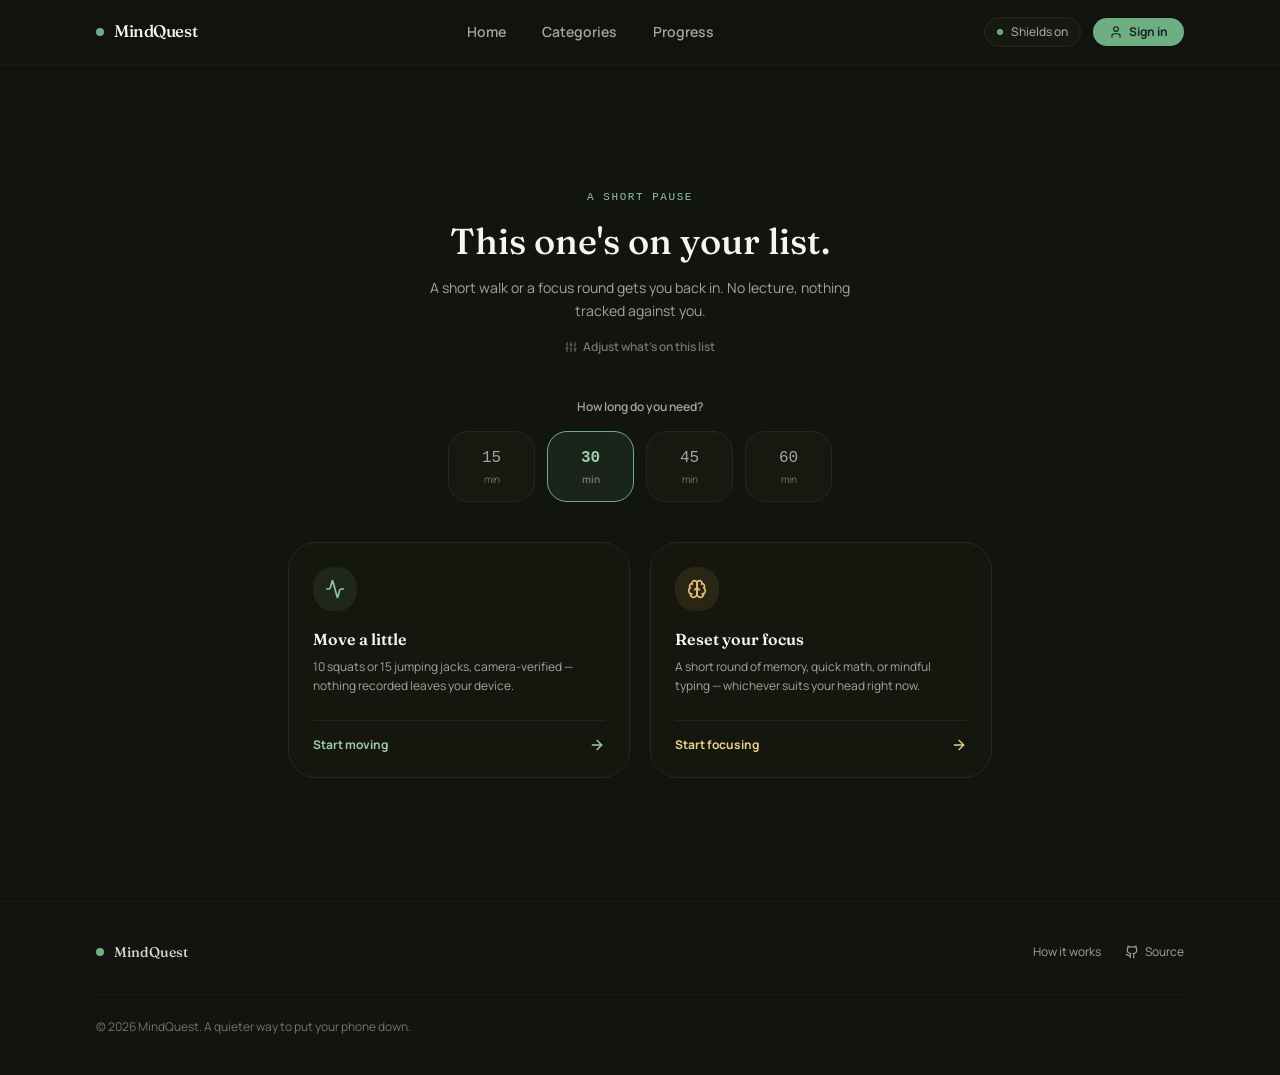
<file: blocked/index.html>
<!DOCTYPE html><html lang="en" class="dark scroll-smooth __variable_acff56 __variable_31cbd8"><head><meta charSet="utf-8"/><meta name="viewport" content="width=device-width, initial-scale=1"/><link rel="preload" href="/_next/static/media/2ea876e349b143af-s.p.woff2" as="font" crossorigin="" type="font/woff2"/><link rel="preload" href="/_next/static/media/361dab65036aaa05-s.p.woff2" as="font" crossorigin="" type="font/woff2"/><link rel="preload" href="/_next/static/media/55a5a3b9cb99735e-s.p.woff2" as="font" crossorigin="" type="font/woff2"/><link rel="preload" href="/_next/static/media/ed64c0f8ce54f9f0-s.p.woff2" as="font" crossorigin="" type="font/woff2"/><link rel="preload" href="/_next/static/media/fedf4c9280b16369-s.p.woff2" as="font" crossorigin="" type="font/woff2"/><link rel="stylesheet" href="/_next/static/css/0895c1e1949acf8f.css" data-precedence="next"/><link rel="preload" as="script" fetchPriority="low" href="/_next/static/chunks/webpack-50be9277cb1b5c66.js"/><script src="/_next/static/chunks/1dd3208c-6155b745386f0eca.js" async=""></script><script src="/_next/static/chunks/528-435fb001559acd07.js" async=""></script><script src="/_next/static/chunks/main-app-38f334839ee4ba2e.js" async=""></script><script src="/_next/static/chunks/146-bb058f2ce81885c7.js" async=""></script><script src="/_next/static/chunks/app/blocked/page-f5bb60d0a4b0119a.js" async=""></script><script src="/_next/static/chunks/75504863-639f7f88a91be5a2.js" async=""></script><script src="/_next/static/chunks/114-dd0805846a198a66.js" async=""></script><script src="/_next/static/chunks/294-2b0c8789b35fbd41.js" async=""></script><script src="/_next/static/chunks/552-6267350cb90d8039.js" async=""></script><script src="/_next/static/chunks/38-eacfa67fd9234953.js" async=""></script><script src="/_next/static/chunks/app/layout-adbff88cafa682f8.js" async=""></script><title>MindQuest — A Calmer Way to Put Your Phone Down</title><meta name="description" content="MindQuest gently blocks distracting sites until you finish a short walk, workout, or focus exercise — no shame, no streak anxiety, just a moment to reset."/><meta name="keywords" content="digital wellbeing,screen time,habit change,youtube blocker,app blocking,mindful technology"/><meta name="next-size-adjust"/><script src="/_next/static/chunks/polyfills-42372ed130431b0a.js" noModule=""></script></head><body class="min-h-screen bg-background text-foreground flex flex-col justify-between selection:bg-brand-500/30 selection:text-brand-100 font-sans"><header class="sticky top-0 z-50 w-full border-b border-stone-900 bg-background/85 backdrop-blur-xl"><div class="container mx-auto flex h-16 max-w-6xl items-center justify-between px-4 sm:px-6 lg:px-8"><a class="flex items-center gap-2.5 group" href="/"><span class="h-2 w-2 rounded-full bg-brand-500 group-hover:scale-110 transition-transform"></span><span class="font-display text-[1.05rem] font-medium tracking-tight text-stone-100">MindQuest</span></a><nav class="hidden md:flex items-center gap-1"><a class="rounded-full px-4 py-2 text-sm font-semibold transition-colors text-stone-400 hover:text-stone-100" href="/">Home</a><a class="rounded-full px-4 py-2 text-sm font-semibold transition-colors text-stone-400 hover:text-stone-100" href="/settings/">Categories</a><a class="rounded-full px-4 py-2 text-sm font-semibold transition-colors text-stone-400 hover:text-stone-100" href="/dashboard/">Progress</a></nav><div class="flex items-center gap-3"><div class="hidden sm:flex items-center gap-2 rounded-full border border-stone-800 bg-surface-100 px-3 py-1.5 text-xs font-medium text-stone-400"><span class="h-1.5 w-1.5 rounded-full bg-brand-500"></span><span>Shields on</span></div><div class="relative"><a class="flex items-center gap-1.5 rounded-full bg-brand-500 text-brand-950 px-4 py-1.5 text-xs font-bold hover:bg-brand-400 transition-colors" href="/login/"><svg xmlns="http://www.w3.org/2000/svg" width="24" height="24" viewBox="0 0 24 24" fill="none" stroke="currentColor" stroke-width="2" stroke-linecap="round" stroke-linejoin="round" class="lucide lucide-user h-3.5 w-3.5"><path d="M19 21v-2a4 4 0 0 0-4-4H9a4 4 0 0 0-4 4v2"></path><circle cx="12" cy="7" r="4"></circle></svg><span>Sign in</span></a></div></div></div></header><main class="flex-1"><div class="min-h-[calc(100vh-4rem)] py-10 px-4 sm:px-6 lg:px-8 max-w-3xl mx-auto flex flex-col justify-center gap-10"><div class="text-center"><p class="font-mono text-[11px] uppercase tracking-[0.14em] text-brand-400 mb-4">A short pause</p><h1 class="font-display text-3xl sm:text-4xl font-medium text-stone-100 leading-tight">This one&#x27;s on your list.</h1><p class="mt-4 text-sm text-stone-400 max-w-md mx-auto leading-relaxed">A short walk or a focus round gets you back in. No lecture, nothing tracked against you.</p><a class="inline-flex items-center gap-1.5 mt-4 text-xs font-semibold text-stone-500 hover:text-stone-300 transition-colors" href="/settings/"><svg xmlns="http://www.w3.org/2000/svg" width="24" height="24" viewBox="0 0 24 24" fill="none" stroke="currentColor" stroke-width="2" stroke-linecap="round" stroke-linejoin="round" class="lucide lucide-sliders-vertical h-3 w-3"><line x1="4" x2="4" y1="21" y2="14"></line><line x1="4" x2="4" y1="10" y2="3"></line><line x1="12" x2="12" y1="21" y2="12"></line><line x1="12" x2="12" y1="8" y2="3"></line><line x1="20" x2="20" y1="21" y2="16"></line><line x1="20" x2="20" y1="12" y2="3"></line><line x1="2" x2="6" y1="14" y2="14"></line><line x1="10" x2="14" y1="8" y2="8"></line><line x1="18" x2="22" y1="16" y2="16"></line></svg><span>Adjust what&#x27;s on this list</span></a></div><div><p class="text-center text-xs font-semibold text-stone-400 mb-4">How long do you need?</p><div class="grid grid-cols-4 gap-3 max-w-sm mx-auto"><button class="rounded-2xl border py-3.5 text-center transition-all border-stone-800 bg-surface-100 text-stone-400 hover:border-stone-700 hover:text-stone-200"><div class="text-base font-mono">15</div><div class="text-[10px] text-stone-500 mt-0.5">min</div></button><button class="rounded-2xl border py-3.5 text-center transition-all border-brand-500 bg-brand-500/10 text-brand-300 font-bold"><div class="text-base font-mono">30</div><div class="text-[10px] text-stone-500 mt-0.5">min</div></button><button class="rounded-2xl border py-3.5 text-center transition-all border-stone-800 bg-surface-100 text-stone-400 hover:border-stone-700 hover:text-stone-200"><div class="text-base font-mono">45</div><div class="text-[10px] text-stone-500 mt-0.5">min</div></button><button class="rounded-2xl border py-3.5 text-center transition-all border-stone-800 bg-surface-100 text-stone-400 hover:border-stone-700 hover:text-stone-200"><div class="text-base font-mono">60</div><div class="text-[10px] text-stone-500 mt-0.5">min</div></button></div></div><div class="grid grid-cols-1 sm:grid-cols-2 gap-5"><a class="rounded-3xl border border-stone-800 bg-surface-100/70 p-6 hover:border-brand-500/50 transition-all flex flex-col justify-between group" href="/verify/physical/?exercise=squats&amp;duration=30"><div><div class="flex h-11 w-11 items-center justify-center rounded-2xl bg-brand-500/10 text-brand-400 mb-4 group-hover:scale-105 transition-transform"><svg xmlns="http://www.w3.org/2000/svg" width="24" height="24" viewBox="0 0 24 24" fill="none" stroke="currentColor" stroke-width="2" stroke-linecap="round" stroke-linejoin="round" class="lucide lucide-activity h-5 w-5"><path d="M22 12h-2.48a2 2 0 0 0-1.93 1.46l-2.35 8.36a.25.25 0 0 1-.48 0L9.24 2.18a.25.25 0 0 0-.48 0l-2.35 8.36A2 2 0 0 1 4.49 12H2"></path></svg></div><h3 class="text-base font-bold text-stone-100 group-hover:text-brand-300 transition-colors">Move a little</h3><p class="text-xs text-stone-400 mt-1.5 leading-relaxed">10 squats or 15 jumping jacks, camera-verified — nothing recorded leaves your device.</p></div><div class="mt-6 pt-4 border-t border-stone-800/80 flex items-center justify-between text-xs text-brand-300 font-bold"><span>Start moving</span><svg xmlns="http://www.w3.org/2000/svg" width="24" height="24" viewBox="0 0 24 24" fill="none" stroke="currentColor" stroke-width="2" stroke-linecap="round" stroke-linejoin="round" class="lucide lucide-arrow-right h-4 w-4 group-hover:translate-x-1 transition-transform"><path d="M5 12h14"></path><path d="m12 5 7 7-7 7"></path></svg></div></a><a class="rounded-3xl border border-stone-800 bg-surface-100/70 p-6 hover:border-accent-500/50 transition-all flex flex-col justify-between group" href="/verify/mental/?exercise=memory_matrix&amp;duration=30"><div><div class="flex h-11 w-11 items-center justify-center rounded-2xl bg-accent-500/10 text-accent-400 mb-4 group-hover:scale-105 transition-transform"><svg xmlns="http://www.w3.org/2000/svg" width="24" height="24" viewBox="0 0 24 24" fill="none" stroke="currentColor" stroke-width="2" stroke-linecap="round" stroke-linejoin="round" class="lucide lucide-brain h-5 w-5"><path d="M12 5a3 3 0 1 0-5.997.125 4 4 0 0 0-2.526 5.77 4 4 0 0 0 .556 6.588A4 4 0 1 0 12 18Z"></path><path d="M12 5a3 3 0 1 1 5.997.125 4 4 0 0 1 2.526 5.77 4 4 0 0 1-.556 6.588A4 4 0 1 1 12 18Z"></path><path d="M15 13a4.5 4.5 0 0 1-3-4 4.5 4.5 0 0 1-3 4"></path><path d="M17.599 6.5a3 3 0 0 0 .399-1.375"></path><path d="M6.003 5.125A3 3 0 0 0 6.401 6.5"></path><path d="M3.477 10.896a4 4 0 0 1 .585-.396"></path><path d="M19.938 10.5a4 4 0 0 1 .585.396"></path><path d="M6 18a4 4 0 0 1-1.967-.516"></path><path d="M19.967 17.484A4 4 0 0 1 18 18"></path></svg></div><h3 class="text-base font-bold text-stone-100 group-hover:text-accent-300 transition-colors">Reset your focus</h3><p class="text-xs text-stone-400 mt-1.5 leading-relaxed">A short round of memory, quick math, or mindful typing — whichever suits your head right now.</p></div><div class="mt-6 pt-4 border-t border-stone-800/80 flex items-center justify-between text-xs text-accent-300 font-bold"><span>Start focusing</span><svg xmlns="http://www.w3.org/2000/svg" width="24" height="24" viewBox="0 0 24 24" fill="none" stroke="currentColor" stroke-width="2" stroke-linecap="round" stroke-linejoin="round" class="lucide lucide-arrow-right h-4 w-4 group-hover:translate-x-1 transition-transform"><path d="M5 12h14"></path><path d="m12 5 7 7-7 7"></path></svg></div></a></div></div></main><footer class="border-t border-stone-900 bg-background py-10 text-xs text-stone-500"><div class="container mx-auto max-w-6xl px-4 sm:px-6 lg:px-8"><div class="flex flex-col sm:flex-row items-start sm:items-center justify-between gap-6 pb-8 border-b border-stone-900"><div class="flex items-center gap-2.5"><span class="h-2 w-2 rounded-full bg-brand-500"></span><span class="font-display text-sm font-medium text-stone-300">MindQuest</span></div><nav class="flex items-center gap-6 text-stone-400"><a class="hover:text-stone-200 transition-colors" href="/#architecture">How it works</a><a href="https://github.com" target="_blank" rel="noreferrer" class="flex items-center gap-1.5 hover:text-stone-200 transition-colors"><svg xmlns="http://www.w3.org/2000/svg" width="24" height="24" viewBox="0 0 24 24" fill="none" stroke="currentColor" stroke-width="2" stroke-linecap="round" stroke-linejoin="round" class="lucide lucide-github h-3.5 w-3.5"><path d="M15 22v-4a4.8 4.8 0 0 0-1-3.5c3 0 6-2 6-5.5.08-1.25-.27-2.48-1-3.5.28-1.15.28-2.35 0-3.5 0 0-1 0-3 1.5-2.64-.5-5.36-.5-8 0C6 2 5 2 5 2c-.3 1.15-.3 2.35 0 3.5A5.403 5.403 0 0 0 4 9c0 3.5 3 5.5 6 5.5-.39.49-.68 1.05-.85 1.65-.17.6-.22 1.23-.15 1.85v4"></path><path d="M9 18c-4.51 2-5-2-7-2"></path></svg><span>Source</span></a></nav></div><div class="pt-6"><p>© <!-- -->2026<!-- --> MindQuest. A quieter way to put your phone down.</p></div></div></footer><script src="/_next/static/chunks/webpack-50be9277cb1b5c66.js" async=""></script><script>(self.__next_f=self.__next_f||[]).push([0]);self.__next_f.push([2,null])</script><script>self.__next_f.push([1,"1:HL[\"/_next/static/media/2ea876e349b143af-s.p.woff2\",\"font\",{\"crossOrigin\":\"\",\"type\":\"font/woff2\"}]\n2:HL[\"/_next/static/media/361dab65036aaa05-s.p.woff2\",\"font\",{\"crossOrigin\":\"\",\"type\":\"font/woff2\"}]\n3:HL[\"/_next/static/media/55a5a3b9cb99735e-s.p.woff2\",\"font\",{\"crossOrigin\":\"\",\"type\":\"font/woff2\"}]\n4:HL[\"/_next/static/media/ed64c0f8ce54f9f0-s.p.woff2\",\"font\",{\"crossOrigin\":\"\",\"type\":\"font/woff2\"}]\n5:HL[\"/_next/static/media/fedf4c9280b16369-s.p.woff2\",\"font\",{\"crossOrigin\":\"\",\"type\":\"font/woff2\"}]\n6:HL[\"/_next/static/css/0895c1e1949acf8f.css\",\"style\"]\n"])</script><script>self.__next_f.push([1,"7:I[1815,[],\"\"]\n9:I[5428,[],\"ClientPageRoot\"]\na:I[8167,[\"146\",\"static/chunks/146-bb058f2ce81885c7.js\",\"54\",\"static/chunks/app/blocked/page-f5bb60d0a4b0119a.js\"],\"default\",1]\nb:I[5092,[],\"\"]\nc:I[2023,[],\"\"]\nd:I[2038,[\"93\",\"static/chunks/75504863-639f7f88a91be5a2.js\",\"114\",\"static/chunks/114-dd0805846a198a66.js\",\"294\",\"static/chunks/294-2b0c8789b35fbd41.js\",\"146\",\"static/chunks/146-bb058f2ce81885c7.js\",\"552\",\"static/chunks/552-6267350cb90d8039.js\",\"38\",\"static/chunks/38-eacfa67fd9234953.js\",\"185\",\"static/chunks/app/layout-adbff88cafa682f8.js\"],\"AuthProvider\"]\ne:I[1019,[\"93\",\"static/chunks/75504863-639f7f88a91be5a2.js\",\"114\",\"static/chunks/114-dd0805846a198a66.js\",\"294\",\"static/chunks/294-2b0c8789b35fbd41.js\",\"146\",\"static/chunks/146-bb058f2ce81885c7.js\",\"552\",\"static/chunks/552-6267350cb90d8039.js\",\"38\",\"static/chunks/38-eacfa67fd9234953.js\",\"185\",\"static/chunks/app/layout-adbff88cafa682f8.js\"],\"Navbar\"]\nf:I[7740,[\"93\",\"static/chunks/75504863-639f7f88a91be5a2.js\",\"114\",\"static/chunks/114-dd0805846a198a66.js\",\"294\",\"static/chunks/294-2b0c8789b35fbd41.js\",\"146\",\"static/chunks/146-bb058f2ce81885c7.js\",\"552\",\"static/chunks/552-6267350cb90d8039.js\",\"38\",\"static/chunks/38-eacfa67fd9234953.js\",\"185\",\"static/chunks/app/layout-adbff88cafa682f8.js\"],\"ApiOverrideBanner\"]\n10:I[7005,[\"93\",\"static/chunks/75504863-639f7f88a91be5a2.js\",\"114\",\"static/chunks/114-dd0805846a198a66.js\",\"294\",\"static/chunks/294-2b0c8789b35fbd41.js\",\"146\",\"static/chunks/146-bb058f2ce81885c7.js\",\"552\",\"static/chunks/552-6267350cb90d8039.js\",\"38\",\"static/chunks/38-eacfa67fd9234953.js\",\"185\",\"static/chunks/app/layout-adbff88cafa682f8.js\"],\"ImportBanner\"]\n11:I[6340,[\"93\",\"static/chunks/75504863-639f7f88a91be5a2.js\",\"114\",\"static/chunks/114-dd0805846a198a66.js\",\"294\",\"static/chunks/294-2b0c8789b35fbd41.js\",\"146\",\"static/chunks/146-bb058f2ce81885c7.js\",\"552\",\"static/chunks/552-6267350cb90d8039.js\",\"38\",\"static/chunks/38-eacfa67fd9234953.js\",\"185\",\"static/chunks/app/layout-adbff88cafa682f8.js\"],\"\"]\n13:I[1584,[],\"\"]\n14:[]\n"])</script><script>self.__next_f.push([1,"0:[\"$\",\"$L7\",null,{\"buildId\":\"hUExxRC9oaB3SYV7oDViF\",\"assetPrefix\":\"\",\"urlParts\":[\"\",\"blocked\",\"\"],\"initialTree\":[\"\",{\"children\":[\"blocked\",{\"children\":[\"__PAGE__\",{}]}]},\"$undefined\",\"$undefined\",true],\"initialSeedData\":[\"\",{\"children\":[\"blocked\",{\"children\":[\"__PAGE__\",{},[[\"$L8\",[\"$\",\"$L9\",null,{\"props\":{\"params\":{},\"searchParams\":{}},\"Component\":\"$a\"}],null],null],null]},[null,[\"$\",\"$Lb\",null,{\"parallelRouterKey\":\"children\",\"segmentPath\":[\"children\",\"blocked\",\"children\"],\"error\":\"$undefined\",\"errorStyles\":\"$undefined\",\"errorScripts\":\"$undefined\",\"template\":[\"$\",\"$Lc\",null,{}],\"templateStyles\":\"$undefined\",\"templateScripts\":\"$undefined\",\"notFound\":\"$undefined\",\"notFoundStyles\":\"$undefined\"}]],null]},[[[[\"$\",\"link\",\"0\",{\"rel\":\"stylesheet\",\"href\":\"/_next/static/css/0895c1e1949acf8f.css\",\"precedence\":\"next\",\"crossOrigin\":\"$undefined\"}]],[\"$\",\"html\",null,{\"lang\":\"en\",\"className\":\"dark scroll-smooth __variable_acff56 __variable_31cbd8\",\"children\":[\"$\",\"body\",null,{\"className\":\"min-h-screen bg-background text-foreground flex flex-col justify-between selection:bg-brand-500/30 selection:text-brand-100 font-sans\",\"children\":[\"$\",\"$Ld\",null,{\"children\":[[\"$\",\"$Le\",null,{}],[\"$\",\"$Lf\",null,{}],[\"$\",\"$L10\",null,{}],[\"$\",\"main\",null,{\"className\":\"flex-1\",\"children\":[\"$\",\"$Lb\",null,{\"parallelRouterKey\":\"children\",\"segmentPath\":[\"children\"],\"error\":\"$undefined\",\"errorStyles\":\"$undefined\",\"errorScripts\":\"$undefined\",\"template\":[\"$\",\"$Lc\",null,{}],\"templateStyles\":\"$undefined\",\"templateScripts\":\"$undefined\",\"notFound\":[[\"$\",\"title\",null,{\"children\":\"404: This page could not be found.\"}],[\"$\",\"div\",null,{\"style\":{\"fontFamily\":\"system-ui,\\\"Segoe UI\\\",Roboto,Helvetica,Arial,sans-serif,\\\"Apple Color Emoji\\\",\\\"Segoe UI Emoji\\\"\",\"height\":\"100vh\",\"textAlign\":\"center\",\"display\":\"flex\",\"flexDirection\":\"column\",\"alignItems\":\"center\",\"justifyContent\":\"center\"},\"children\":[\"$\",\"div\",null,{\"children\":[[\"$\",\"style\",null,{\"dangerouslySetInnerHTML\":{\"__html\":\"body{color:#000;background:#fff;margin:0}.next-error-h1{border-right:1px solid rgba(0,0,0,.3)}@media (prefers-color-scheme:dark){body{color:#fff;background:#000}.next-error-h1{border-right:1px solid rgba(255,255,255,.3)}}\"}}],[\"$\",\"h1\",null,{\"className\":\"next-error-h1\",\"style\":{\"display\":\"inline-block\",\"margin\":\"0 20px 0 0\",\"padding\":\"0 23px 0 0\",\"fontSize\":24,\"fontWeight\":500,\"verticalAlign\":\"top\",\"lineHeight\":\"49px\"},\"children\":\"404\"}],[\"$\",\"div\",null,{\"style\":{\"display\":\"inline-block\"},\"children\":[\"$\",\"h2\",null,{\"style\":{\"fontSize\":14,\"fontWeight\":400,\"lineHeight\":\"49px\",\"margin\":0},\"children\":\"This page could not be found.\"}]}]]}]}]],\"notFoundStyles\":[]}]}],[\"$\",\"footer\",null,{\"className\":\"border-t border-stone-900 bg-background py-10 text-xs text-stone-500\",\"children\":[\"$\",\"div\",null,{\"className\":\"container mx-auto max-w-6xl px-4 sm:px-6 lg:px-8\",\"children\":[[\"$\",\"div\",null,{\"className\":\"flex flex-col sm:flex-row items-start sm:items-center justify-between gap-6 pb-8 border-b border-stone-900\",\"children\":[[\"$\",\"div\",null,{\"className\":\"flex items-center gap-2.5\",\"children\":[[\"$\",\"span\",null,{\"className\":\"h-2 w-2 rounded-full bg-brand-500\"}],[\"$\",\"span\",null,{\"className\":\"font-display text-sm font-medium text-stone-300\",\"children\":\"MindQuest\"}]]}],[\"$\",\"nav\",null,{\"className\":\"flex items-center gap-6 text-stone-400\",\"children\":[[\"$\",\"$L11\",null,{\"href\":\"/#architecture\",\"className\":\"hover:text-stone-200 transition-colors\",\"children\":\"How it works\"}],[\"$\",\"a\",null,{\"href\":\"https://github.com\",\"target\":\"_blank\",\"rel\":\"noreferrer\",\"className\":\"flex items-center gap-1.5 hover:text-stone-200 transition-colors\",\"children\":[[\"$\",\"svg\",null,{\"xmlns\":\"http://www.w3.org/2000/svg\",\"width\":24,\"height\":24,\"viewBox\":\"0 0 24 24\",\"fill\":\"none\",\"stroke\":\"currentColor\",\"strokeWidth\":2,\"strokeLinecap\":\"round\",\"strokeLinejoin\":\"round\",\"className\":\"lucide lucide-github h-3.5 w-3.5\",\"children\":[[\"$\",\"path\",\"tonef\",{\"d\":\"M15 22v-4a4.8 4.8 0 0 0-1-3.5c3 0 6-2 6-5.5.08-1.25-.27-2.48-1-3.5.28-1.15.28-2.35 0-3.5 0 0-1 0-3 1.5-2.64-.5-5.36-.5-8 0C6 2 5 2 5 2c-.3 1.15-.3 2.35 0 3.5A5.403 5.403 0 0 0 4 9c0 3.5 3 5.5 6 5.5-.39.49-.68 1.05-.85 1.65-.17.6-.22 1.23-.15 1.85v4\"}],[\"$\",\"path\",\"9comsn\",{\"d\":\"M9 18c-4.51 2-5-2-7-2\"}],\"$undefined\"]}],[\"$\",\"span\",null,{\"children\":\"Source\"}]]}]]}]]}],[\"$\",\"div\",null,{\"className\":\"pt-6\",\"children\":[\"$\",\"p\",null,{\"children\":[\"© \",2026,\" MindQuest. A quieter way to put your phone down.\"]}]}]]}]}]]}]}]}]],null],null],\"couldBeIntercepted\":false,\"initialHead\":[null,\"$L12\"],\"globalErrorComponent\":\"$13\",\"missingSlots\":\"$W14\"}]\n"])</script><script>self.__next_f.push([1,"12:[[\"$\",\"meta\",\"0\",{\"name\":\"viewport\",\"content\":\"width=device-width, initial-scale=1\"}],[\"$\",\"meta\",\"1\",{\"charSet\":\"utf-8\"}],[\"$\",\"title\",\"2\",{\"children\":\"MindQuest — A Calmer Way to Put Your Phone Down\"}],[\"$\",\"meta\",\"3\",{\"name\":\"description\",\"content\":\"MindQuest gently blocks distracting sites until you finish a short walk, workout, or focus exercise — no shame, no streak anxiety, just a moment to reset.\"}],[\"$\",\"meta\",\"4\",{\"name\":\"keywords\",\"content\":\"digital wellbeing,screen time,habit change,youtube blocker,app blocking,mindful technology\"}],[\"$\",\"meta\",\"5\",{\"name\":\"next-size-adjust\"}]]\n8:null\n"])</script></body></html>
</file>
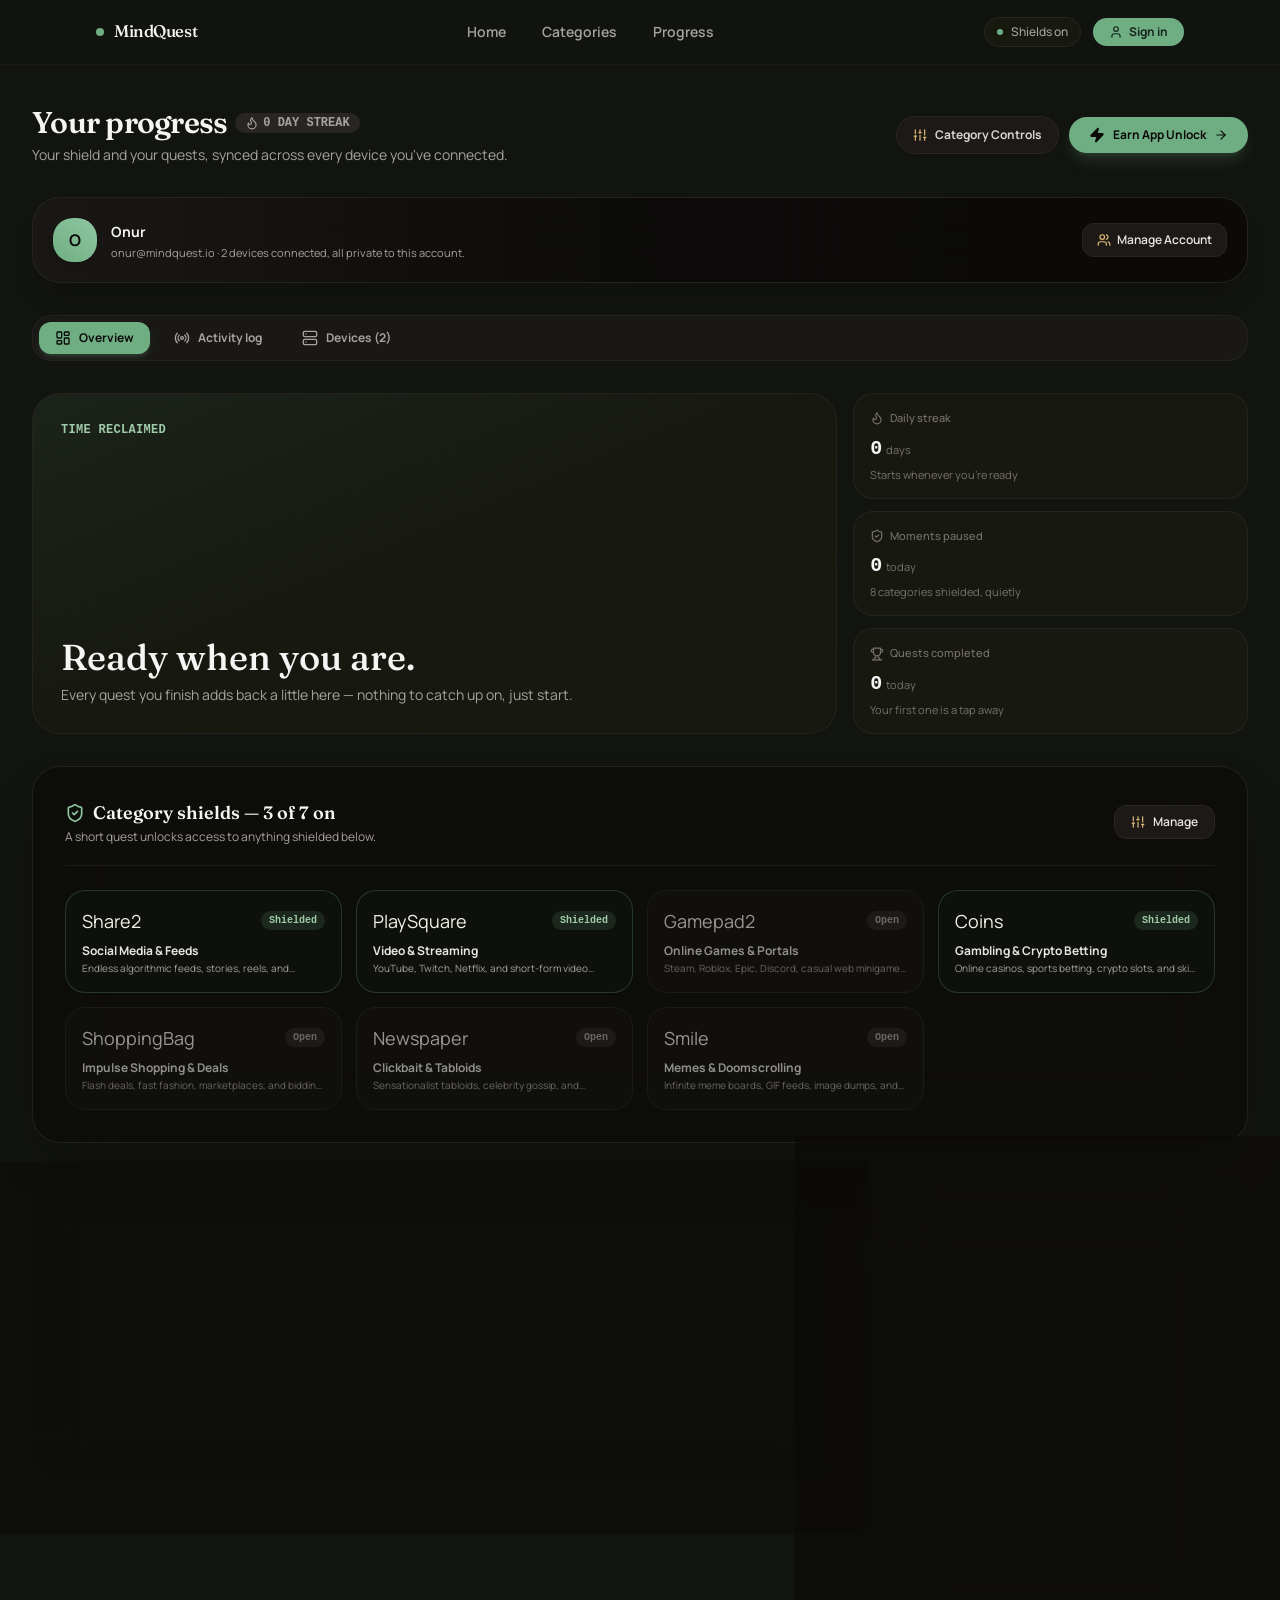
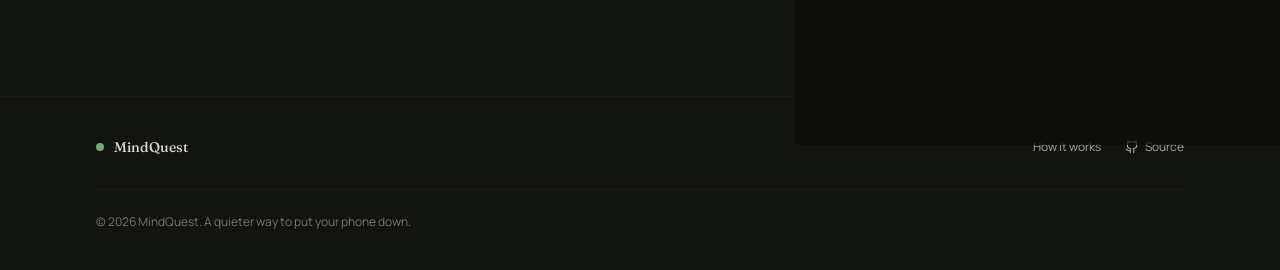
<file: dashboard/index.html>
<!DOCTYPE html><html lang="en" class="dark scroll-smooth __variable_acff56 __variable_31cbd8"><head><meta charSet="utf-8"/><meta name="viewport" content="width=device-width, initial-scale=1"/><link rel="preload" href="/_next/static/media/2ea876e349b143af-s.p.woff2" as="font" crossorigin="" type="font/woff2"/><link rel="preload" href="/_next/static/media/361dab65036aaa05-s.p.woff2" as="font" crossorigin="" type="font/woff2"/><link rel="preload" href="/_next/static/media/55a5a3b9cb99735e-s.p.woff2" as="font" crossorigin="" type="font/woff2"/><link rel="preload" href="/_next/static/media/ed64c0f8ce54f9f0-s.p.woff2" as="font" crossorigin="" type="font/woff2"/><link rel="preload" href="/_next/static/media/fedf4c9280b16369-s.p.woff2" as="font" crossorigin="" type="font/woff2"/><link rel="stylesheet" href="/_next/static/css/0895c1e1949acf8f.css" data-precedence="next"/><link rel="preload" as="script" fetchPriority="low" href="/_next/static/chunks/webpack-50be9277cb1b5c66.js"/><script src="/_next/static/chunks/1dd3208c-6155b745386f0eca.js" async=""></script><script src="/_next/static/chunks/528-435fb001559acd07.js" async=""></script><script src="/_next/static/chunks/main-app-38f334839ee4ba2e.js" async=""></script><script src="/_next/static/chunks/75504863-639f7f88a91be5a2.js" async=""></script><script src="/_next/static/chunks/114-dd0805846a198a66.js" async=""></script><script src="/_next/static/chunks/294-2b0c8789b35fbd41.js" async=""></script><script src="/_next/static/chunks/146-bb058f2ce81885c7.js" async=""></script><script src="/_next/static/chunks/960-bd1e05dc7c006fc8.js" async=""></script><script src="/_next/static/chunks/552-6267350cb90d8039.js" async=""></script><script src="/_next/static/chunks/38-eacfa67fd9234953.js" async=""></script><script src="/_next/static/chunks/app/dashboard/page-28e1ba4bd7923f42.js" async=""></script><script src="/_next/static/chunks/app/layout-adbff88cafa682f8.js" async=""></script><title>MindQuest — A Calmer Way to Put Your Phone Down</title><meta name="description" content="MindQuest gently blocks distracting sites until you finish a short walk, workout, or focus exercise — no shame, no streak anxiety, just a moment to reset."/><meta name="keywords" content="digital wellbeing,screen time,habit change,youtube blocker,app blocking,mindful technology"/><meta name="next-size-adjust"/><script src="/_next/static/chunks/polyfills-42372ed130431b0a.js" noModule=""></script></head><body class="min-h-screen bg-background text-foreground flex flex-col justify-between selection:bg-brand-500/30 selection:text-brand-100 font-sans"><header class="sticky top-0 z-50 w-full border-b border-stone-900 bg-background/85 backdrop-blur-xl"><div class="container mx-auto flex h-16 max-w-6xl items-center justify-between px-4 sm:px-6 lg:px-8"><a class="flex items-center gap-2.5 group" href="/"><span class="h-2 w-2 rounded-full bg-brand-500 group-hover:scale-110 transition-transform"></span><span class="font-display text-[1.05rem] font-medium tracking-tight text-stone-100">MindQuest</span></a><nav class="hidden md:flex items-center gap-1"><a class="rounded-full px-4 py-2 text-sm font-semibold transition-colors text-stone-400 hover:text-stone-100" href="/">Home</a><a class="rounded-full px-4 py-2 text-sm font-semibold transition-colors text-stone-400 hover:text-stone-100" href="/settings/">Categories</a><a class="rounded-full px-4 py-2 text-sm font-semibold transition-colors text-stone-400 hover:text-stone-100" href="/dashboard/">Progress</a></nav><div class="flex items-center gap-3"><div class="hidden sm:flex items-center gap-2 rounded-full border border-stone-800 bg-surface-100 px-3 py-1.5 text-xs font-medium text-stone-400"><span class="h-1.5 w-1.5 rounded-full bg-brand-500"></span><span>Shields on</span></div><div class="relative"><a class="flex items-center gap-1.5 rounded-full bg-brand-500 text-brand-950 px-4 py-1.5 text-xs font-bold hover:bg-brand-400 transition-colors" href="/login/"><svg xmlns="http://www.w3.org/2000/svg" width="24" height="24" viewBox="0 0 24 24" fill="none" stroke="currentColor" stroke-width="2" stroke-linecap="round" stroke-linejoin="round" class="lucide lucide-user h-3.5 w-3.5"><path d="M19 21v-2a4 4 0 0 0-4-4H9a4 4 0 0 0-4 4v2"></path><circle cx="12" cy="7" r="4"></circle></svg><span>Sign in</span></a></div></div></div></header><main class="flex-1"><div class="min-h-[calc(100vh-4rem)] py-10 px-4 sm:px-6 lg:px-8 max-w-7xl mx-auto space-y-8"><div class="flex flex-col sm:flex-row sm:items-center justify-between gap-4"><div><div class="flex items-center gap-2"><h1 class="text-2xl sm:text-3xl font-extrabold text-stone-100 tracking-tight">Your progress</h1><span class="flex items-center gap-1 text-xs font-bold font-mono px-2.5 py-0.5 rounded-full bg-stone-800 text-stone-400"><svg xmlns="http://www.w3.org/2000/svg" width="24" height="24" viewBox="0 0 24 24" fill="none" stroke="currentColor" stroke-width="2" stroke-linecap="round" stroke-linejoin="round" class="lucide lucide-flame h-3.5 w-3.5 "><path d="M8.5 14.5A2.5 2.5 0 0 0 11 12c0-1.38-.5-2-1-3-1.072-2.143-.224-4.054 2-6 .5 2.5 2 4.9 4 6.5 2 1.6 3 3.5 3 5.5a7 7 0 1 1-14 0c0-1.153.433-2.294 1-3a2.5 2.5 0 0 0 2.5 2.5z"></path></svg><span>0<!-- --> DAY STREAK</span></span></div><p class="text-xs sm:text-sm text-stone-400 mt-1">Your shield and your quests, synced across every device you&#x27;ve connected.</p></div><div class="flex flex-wrap items-center gap-2.5"><a class="inline-flex items-center justify-center gap-2 rounded-2xl bg-stone-900 border border-stone-800 px-4 py-2.5 text-xs font-bold text-stone-300 hover:bg-stone-800 transition-colors" href="/settings/"><svg xmlns="http://www.w3.org/2000/svg" width="24" height="24" viewBox="0 0 24 24" fill="none" stroke="currentColor" stroke-width="2" stroke-linecap="round" stroke-linejoin="round" class="lucide lucide-sliders-vertical h-3.5 w-3.5 text-accent-400"><line x1="4" x2="4" y1="21" y2="14"></line><line x1="4" x2="4" y1="10" y2="3"></line><line x1="12" x2="12" y1="21" y2="12"></line><line x1="12" x2="12" y1="8" y2="3"></line><line x1="20" x2="20" y1="21" y2="16"></line><line x1="20" x2="20" y1="12" y2="3"></line><line x1="2" x2="6" y1="14" y2="14"></line><line x1="10" x2="14" y1="8" y2="8"></line><line x1="18" x2="22" y1="16" y2="16"></line></svg><span>Category Controls</span></a><a class="inline-flex items-center justify-center gap-2 rounded-2xl bg-brand-500 px-5 py-2.5 text-xs font-bold text-stone-950 shadow-lg shadow-brand-500/20 hover:bg-brand-400 transition-all active:scale-95" href="/unlock/"><svg xmlns="http://www.w3.org/2000/svg" width="24" height="24" viewBox="0 0 24 24" fill="none" stroke="currentColor" stroke-width="2" stroke-linecap="round" stroke-linejoin="round" class="lucide lucide-zap h-4 w-4 fill-current"><path d="M4 14a1 1 0 0 1-.78-1.63l9.9-10.2a.5.5 0 0 1 .86.46l-1.92 6.02A1 1 0 0 0 13 10h7a1 1 0 0 1 .78 1.63l-9.9 10.2a.5.5 0 0 1-.86-.46l1.92-6.02A1 1 0 0 0 11 14z"></path></svg><span>Earn App Unlock</span><svg xmlns="http://www.w3.org/2000/svg" width="24" height="24" viewBox="0 0 24 24" fill="none" stroke="currentColor" stroke-width="2" stroke-linecap="round" stroke-linejoin="round" class="lucide lucide-arrow-right h-3.5 w-3.5"><path d="M5 12h14"></path><path d="m12 5 7 7-7 7"></path></svg></a></div></div><div class="rounded-3xl border border-stone-800/90 bg-gradient-to-r from-stone-900/80 via-stone-950/90 to-stone-950 p-4 sm:p-5 backdrop-blur-2xl shadow-xl flex flex-col sm:flex-row items-start sm:items-center justify-between gap-4"><div class="flex items-center gap-3.5"><div class="h-11 w-11 rounded-2xl bg-gradient-to-tr from-brand-500 to-brand-400 text-stone-950 flex items-center justify-center font-bold text-base shadow-md shrink-0">O</div><div><span class="font-bold text-sm text-stone-100">Onur</span><p class="text-[11px] text-stone-400 mt-0.5">onur@mindquest.io<!-- --> · <!-- -->2<!-- --> devices connected, all private to this account.</p></div></div><div class="flex items-center gap-2 self-stretch sm:self-auto shrink-0"><a class="w-full sm:w-auto flex items-center justify-center gap-1.5 px-3.5 py-2 rounded-xl bg-stone-900 hover:bg-stone-800 border border-stone-800 text-stone-200 text-xs font-semibold transition-colors" href="/login/"><svg xmlns="http://www.w3.org/2000/svg" width="24" height="24" viewBox="0 0 24 24" fill="none" stroke="currentColor" stroke-width="2" stroke-linecap="round" stroke-linejoin="round" class="lucide lucide-users h-3.5 w-3.5 text-accent-400"><path d="M16 21v-2a4 4 0 0 0-4-4H6a4 4 0 0 0-4 4v2"></path><circle cx="9" cy="7" r="4"></circle><path d="M22 21v-2a4 4 0 0 0-3-3.87"></path><path d="M16 3.13a4 4 0 0 1 0 7.75"></path></svg><span>Manage Account</span></a></div></div><div class="flex items-center gap-2 p-1.5 rounded-2xl bg-stone-900/80 border border-stone-800/80 overflow-x-auto"><button class="flex items-center gap-2 px-4 py-2 rounded-xl text-xs font-bold transition-all whitespace-nowrap bg-brand-500 text-stone-950 shadow-md shadow-brand-500/20"><svg xmlns="http://www.w3.org/2000/svg" width="24" height="24" viewBox="0 0 24 24" fill="none" stroke="currentColor" stroke-width="2" stroke-linecap="round" stroke-linejoin="round" class="lucide lucide-layout-dashboard h-4 w-4"><rect width="7" height="9" x="3" y="3" rx="1"></rect><rect width="7" height="5" x="14" y="3" rx="1"></rect><rect width="7" height="9" x="14" y="12" rx="1"></rect><rect width="7" height="5" x="3" y="16" rx="1"></rect></svg><span>Overview</span></button><button class="flex items-center gap-2 px-4 py-2 rounded-xl text-xs font-bold transition-all whitespace-nowrap text-stone-400 hover:text-stone-200 hover:bg-stone-800/60"><svg xmlns="http://www.w3.org/2000/svg" width="24" height="24" viewBox="0 0 24 24" fill="none" stroke="currentColor" stroke-width="2" stroke-linecap="round" stroke-linejoin="round" class="lucide lucide-radio h-4 w-4"><path d="M4.9 19.1C1 15.2 1 8.8 4.9 4.9"></path><path d="M7.8 16.2c-2.3-2.3-2.3-6.1 0-8.5"></path><circle cx="12" cy="12" r="2"></circle><path d="M16.2 7.8c2.3 2.3 2.3 6.1 0 8.5"></path><path d="M19.1 4.9C23 8.8 23 15.1 19.1 19"></path></svg><span>Activity log</span></button><button class="flex items-center gap-2 px-4 py-2 rounded-xl text-xs font-bold transition-all whitespace-nowrap text-stone-400 hover:text-stone-200 hover:bg-stone-800/60"><svg xmlns="http://www.w3.org/2000/svg" width="24" height="24" viewBox="0 0 24 24" fill="none" stroke="currentColor" stroke-width="2" stroke-linecap="round" stroke-linejoin="round" class="lucide lucide-server h-4 w-4"><rect width="20" height="8" x="2" y="2" rx="2" ry="2"></rect><rect width="20" height="8" x="2" y="14" rx="2" ry="2"></rect><line x1="6" x2="6.01" y1="6" y2="6"></line><line x1="6" x2="6.01" y1="18" y2="18"></line></svg><span>Devices (<!-- -->2<!-- -->)</span></button></div><div class="space-y-8 animate-in fade-in"><div class="grid grid-cols-1 lg:grid-cols-3 gap-4"><div class="lg:col-span-2 rounded-3xl border border-stone-800/80 bg-gradient-to-br from-brand-500/10 via-surface-100 to-surface-100 p-7 flex flex-col justify-between min-h-[168px]"><span class="text-xs font-semibold text-brand-300 uppercase tracking-wide font-mono">Time reclaimed</span><div><div class="font-display text-3xl sm:text-4xl font-medium text-stone-100">Ready when you are.</div><p class="text-sm text-stone-400 mt-2">Every quest you finish adds back a little here — nothing to catch up on, just start.</p></div></div><div class="grid grid-cols-3 lg:grid-cols-1 gap-3"><div class="rounded-2xl border border-stone-800/80 bg-surface-100 p-4 flex flex-col justify-between"><div class="flex items-center gap-1.5 text-stone-500"><svg xmlns="http://www.w3.org/2000/svg" width="24" height="24" viewBox="0 0 24 24" fill="none" stroke="currentColor" stroke-width="2" stroke-linecap="round" stroke-linejoin="round" class="lucide lucide-flame h-3.5 w-3.5"><path d="M8.5 14.5A2.5 2.5 0 0 0 11 12c0-1.38-.5-2-1-3-1.072-2.143-.224-4.054 2-6 .5 2.5 2 4.9 4 6.5 2 1.6 3 3.5 3 5.5a7 7 0 1 1-14 0c0-1.153.433-2.294 1-3a2.5 2.5 0 0 0 2.5 2.5z"></path></svg><span class="text-[11px] font-medium">Daily streak</span></div><div class="mt-2"><span class="font-mono text-xl font-semibold text-stone-100">0</span><span class="text-[11px] text-stone-500 ml-1">days</span></div><p class="text-[11px] text-stone-500 mt-1 leading-snug">Starts whenever you’re ready</p></div><div class="rounded-2xl border border-stone-800/80 bg-surface-100 p-4 flex flex-col justify-between"><div class="flex items-center gap-1.5 text-stone-500"><svg xmlns="http://www.w3.org/2000/svg" width="24" height="24" viewBox="0 0 24 24" fill="none" stroke="currentColor" stroke-width="2" stroke-linecap="round" stroke-linejoin="round" class="lucide lucide-shield-check h-3.5 w-3.5"><path d="M20 13c0 5-3.5 7.5-7.66 8.95a1 1 0 0 1-.67-.01C7.5 20.5 4 18 4 13V6a1 1 0 0 1 1-1c2 0 4.5-1.2 6.24-2.72a1.17 1.17 0 0 1 1.52 0C14.51 3.81 17 5 19 5a1 1 0 0 1 1 1z"></path><path d="m9 12 2 2 4-4"></path></svg><span class="text-[11px] font-medium">Moments paused</span></div><div class="mt-2"><span class="font-mono text-xl font-semibold text-stone-100">0</span><span class="text-[11px] text-stone-500 ml-1">today</span></div><p class="text-[11px] text-stone-500 mt-1 leading-snug">8 categories shielded, quietly</p></div><div class="rounded-2xl border border-stone-800/80 bg-surface-100 p-4 flex flex-col justify-between"><div class="flex items-center gap-1.5 text-stone-500"><svg xmlns="http://www.w3.org/2000/svg" width="24" height="24" viewBox="0 0 24 24" fill="none" stroke="currentColor" stroke-width="2" stroke-linecap="round" stroke-linejoin="round" class="lucide lucide-trophy h-3.5 w-3.5"><path d="M6 9H4.5a2.5 2.5 0 0 1 0-5H6"></path><path d="M18 9h1.5a2.5 2.5 0 0 0 0-5H18"></path><path d="M4 22h16"></path><path d="M10 14.66V17c0 .55-.47.98-.97 1.21C7.85 18.75 7 20.24 7 22"></path><path d="M14 14.66V17c0 .55.47.98.97 1.21C16.15 18.75 17 20.24 17 22"></path><path d="M18 2H6v7a6 6 0 0 0 12 0V2Z"></path></svg><span class="text-[11px] font-medium">Quests completed</span></div><div class="mt-2"><span class="font-mono text-xl font-semibold text-stone-100">0</span><span class="text-[11px] text-stone-500 ml-1">today</span></div><p class="text-[11px] text-stone-500 mt-1 leading-snug">Your first one is a tap away</p></div></div></div><div class="rounded-3xl border border-stone-800/80 bg-stone-950/70 backdrop-blur-2xl p-6 sm:p-8 shadow-2xl space-y-6"><div class="flex flex-col sm:flex-row sm:items-center justify-between gap-4 border-b border-stone-900 pb-5"><div><div class="flex items-center gap-2"><svg xmlns="http://www.w3.org/2000/svg" width="24" height="24" viewBox="0 0 24 24" fill="none" stroke="currentColor" stroke-width="2" stroke-linecap="round" stroke-linejoin="round" class="lucide lucide-shield-check h-5 w-5 text-brand-400"><path d="M20 13c0 5-3.5 7.5-7.66 8.95a1 1 0 0 1-.67-.01C7.5 20.5 4 18 4 13V6a1 1 0 0 1 1-1c2 0 4.5-1.2 6.24-2.72a1.17 1.17 0 0 1 1.52 0C14.51 3.81 17 5 19 5a1 1 0 0 1 1 1z"></path><path d="m9 12 2 2 4-4"></path></svg><h3 class="text-lg font-bold text-stone-100">Category shields — <!-- -->3<!-- --> of <!-- -->7<!-- --> on</h3></div><p class="text-xs text-stone-400 mt-0.5">A short quest unlocks access to anything shielded below.</p></div><a class="inline-flex items-center gap-2 px-4 py-2 rounded-xl bg-stone-900 hover:bg-stone-800 border border-stone-800 text-stone-200 font-semibold text-xs transition-colors" href="/settings/"><svg xmlns="http://www.w3.org/2000/svg" width="24" height="24" viewBox="0 0 24 24" fill="none" stroke="currentColor" stroke-width="2" stroke-linecap="round" stroke-linejoin="round" class="lucide lucide-sliders-vertical h-3.5 w-3.5 text-accent-400"><line x1="4" x2="4" y1="21" y2="14"></line><line x1="4" x2="4" y1="10" y2="3"></line><line x1="12" x2="12" y1="21" y2="12"></line><line x1="12" x2="12" y1="8" y2="3"></line><line x1="20" x2="20" y1="21" y2="16"></line><line x1="20" x2="20" y1="12" y2="3"></line><line x1="2" x2="6" y1="14" y2="14"></line><line x1="10" x2="14" y1="8" y2="8"></line><line x1="18" x2="22" y1="16" y2="16"></line></svg><span>Manage</span></a></div><div class="grid grid-cols-2 sm:grid-cols-4 gap-3.5"><div class="p-4 rounded-2xl border transition-all border-brand-500/25 bg-brand-950/20 shadow-sm"><div class="flex items-center justify-between"><span class="text-lg">Share2</span><span class="text-[10px] font-mono font-bold px-2 py-0.5 rounded-full bg-brand-500/15 text-brand-300">Shielded</span></div><div class="font-bold text-xs text-stone-200 mt-2">Social Media &amp; Feeds</div><div class="text-[10px] text-stone-400 line-clamp-1 mt-0.5">Endless algorithmic feeds, stories, reels, and timeline updates.</div></div><div class="p-4 rounded-2xl border transition-all border-brand-500/25 bg-brand-950/20 shadow-sm"><div class="flex items-center justify-between"><span class="text-lg">PlaySquare</span><span class="text-[10px] font-mono font-bold px-2 py-0.5 rounded-full bg-brand-500/15 text-brand-300">Shielded</span></div><div class="font-bold text-xs text-stone-200 mt-2">Video &amp; Streaming</div><div class="text-[10px] text-stone-400 line-clamp-1 mt-0.5">YouTube, Twitch, Netflix, and short-form video streaming services.</div></div><div class="p-4 rounded-2xl border transition-all border-stone-800 bg-stone-900/40 opacity-60"><div class="flex items-center justify-between"><span class="text-lg">Gamepad2</span><span class="text-[10px] font-mono font-bold px-2 py-0.5 rounded-full bg-stone-800 text-stone-400">Open</span></div><div class="font-bold text-xs text-stone-200 mt-2">Online Games &amp; Portals</div><div class="text-[10px] text-stone-400 line-clamp-1 mt-0.5">Steam, Roblox, Epic, Discord, casual web minigame portals, and MMOs.</div></div><div class="p-4 rounded-2xl border transition-all border-brand-500/25 bg-brand-950/20 shadow-sm"><div class="flex items-center justify-between"><span class="text-lg">Coins</span><span class="text-[10px] font-mono font-bold px-2 py-0.5 rounded-full bg-brand-500/15 text-brand-300">Shielded</span></div><div class="font-bold text-xs text-stone-200 mt-2">Gambling &amp; Crypto Betting</div><div class="text-[10px] text-stone-400 line-clamp-1 mt-0.5">Online casinos, sports betting, crypto slots, and skin lotteries.</div></div><div class="p-4 rounded-2xl border transition-all border-stone-800 bg-stone-900/40 opacity-60"><div class="flex items-center justify-between"><span class="text-lg">ShoppingBag</span><span class="text-[10px] font-mono font-bold px-2 py-0.5 rounded-full bg-stone-800 text-stone-400">Open</span></div><div class="font-bold text-xs text-stone-200 mt-2">Impulse Shopping &amp; Deals</div><div class="text-[10px] text-stone-400 line-clamp-1 mt-0.5">Flash deals, fast fashion, marketplaces, and bidding feeds.</div></div><div class="p-4 rounded-2xl border transition-all border-stone-800 bg-stone-900/40 opacity-60"><div class="flex items-center justify-between"><span class="text-lg">Newspaper</span><span class="text-[10px] font-mono font-bold px-2 py-0.5 rounded-full bg-stone-800 text-stone-400">Open</span></div><div class="font-bold text-xs text-stone-200 mt-2">Clickbait &amp; Tabloids</div><div class="text-[10px] text-stone-400 line-clamp-1 mt-0.5">Sensationalist tabloids, celebrity gossip, and outrage cycles.</div></div><div class="p-4 rounded-2xl border transition-all border-stone-800 bg-stone-900/40 opacity-60"><div class="flex items-center justify-between"><span class="text-lg">Smile</span><span class="text-[10px] font-mono font-bold px-2 py-0.5 rounded-full bg-stone-800 text-stone-400">Open</span></div><div class="font-bold text-xs text-stone-200 mt-2">Memes &amp; Doomscrolling</div><div class="text-[10px] text-stone-400 line-clamp-1 mt-0.5">Infinite meme boards, GIF feeds, image dumps, and funny clips.</div></div></div></div><div class="grid grid-cols-1 lg:grid-cols-3 gap-6"><div class="lg:col-span-2"><div class="rounded-3xl border border-stone-800/80 bg-stone-950/60 p-6 backdrop-blur-xl shadow-xl"><div class="flex items-center justify-between mb-6"><div><h3 class="text-base font-bold text-stone-100">7-day activity</h3><p class="text-xs text-stone-400">DNS blocks vs verified exercise unlocks</p></div><div class="flex items-center gap-4 text-xs"><div class="flex items-center gap-1.5"><span class="h-2.5 w-2.5 rounded-full bg-caution-500/80"></span><span class="text-stone-400">Gated Blocks</span></div><div class="flex items-center gap-1.5"><span class="h-2.5 w-2.5 rounded-full bg-brand-400"></span><span class="text-stone-400">Unlocked Sessions</span></div></div></div><div class="grid grid-cols-7 gap-2 sm:gap-4 items-end h-48 pt-6"><div class="flex flex-col items-center gap-2 h-full justify-end group"><div class="w-full flex items-end justify-center gap-1.5 h-36 relative"><div style="height:8%" class="w-full max-w-[14px] bg-caution-500/40 border border-caution-500/60 rounded-t-md transition-all duration-300 group-hover:bg-caution-500/60" title="0 Distractions Gated"></div><div style="height:8%" class="w-full max-w-[14px] bg-brand-500/50 border border-brand-400/80 rounded-t-md transition-all duration-300 group-hover:bg-brand-500" title="0 Exercises Verified"></div></div><span class="text-[11px] font-mono text-stone-400 group-hover:text-stone-200 transition-colors">Mon</span></div><div class="flex flex-col items-center gap-2 h-full justify-end group"><div class="w-full flex items-end justify-center gap-1.5 h-36 relative"><div style="height:8%" class="w-full max-w-[14px] bg-caution-500/40 border border-caution-500/60 rounded-t-md transition-all duration-300 group-hover:bg-caution-500/60" title="0 Distractions Gated"></div><div style="height:8%" class="w-full max-w-[14px] bg-brand-500/50 border border-brand-400/80 rounded-t-md transition-all duration-300 group-hover:bg-brand-500" title="0 Exercises Verified"></div></div><span class="text-[11px] font-mono text-stone-400 group-hover:text-stone-200 transition-colors">Tue</span></div><div class="flex flex-col items-center gap-2 h-full justify-end group"><div class="w-full flex items-end justify-center gap-1.5 h-36 relative"><div style="height:8%" class="w-full max-w-[14px] bg-caution-500/40 border border-caution-500/60 rounded-t-md transition-all duration-300 group-hover:bg-caution-500/60" title="0 Distractions Gated"></div><div style="height:8%" class="w-full max-w-[14px] bg-brand-500/50 border border-brand-400/80 rounded-t-md transition-all duration-300 group-hover:bg-brand-500" title="0 Exercises Verified"></div></div><span class="text-[11px] font-mono text-stone-400 group-hover:text-stone-200 transition-colors">Wed</span></div><div class="flex flex-col items-center gap-2 h-full justify-end group"><div class="w-full flex items-end justify-center gap-1.5 h-36 relative"><div style="height:8%" class="w-full max-w-[14px] bg-caution-500/40 border border-caution-500/60 rounded-t-md transition-all duration-300 group-hover:bg-caution-500/60" title="0 Distractions Gated"></div><div style="height:8%" class="w-full max-w-[14px] bg-brand-500/50 border border-brand-400/80 rounded-t-md transition-all duration-300 group-hover:bg-brand-500" title="0 Exercises Verified"></div></div><span class="text-[11px] font-mono text-stone-400 group-hover:text-stone-200 transition-colors">Thu</span></div><div class="flex flex-col items-center gap-2 h-full justify-end group"><div class="w-full flex items-end justify-center gap-1.5 h-36 relative"><div style="height:8%" class="w-full max-w-[14px] bg-caution-500/40 border border-caution-500/60 rounded-t-md transition-all duration-300 group-hover:bg-caution-500/60" title="0 Distractions Gated"></div><div style="height:8%" class="w-full max-w-[14px] bg-brand-500/50 border border-brand-400/80 rounded-t-md transition-all duration-300 group-hover:bg-brand-500" title="0 Exercises Verified"></div></div><span class="text-[11px] font-mono text-stone-400 group-hover:text-stone-200 transition-colors">Fri</span></div><div class="flex flex-col items-center gap-2 h-full justify-end group"><div class="w-full flex items-end justify-center gap-1.5 h-36 relative"><div style="height:8%" class="w-full max-w-[14px] bg-caution-500/40 border border-caution-500/60 rounded-t-md transition-all duration-300 group-hover:bg-caution-500/60" title="0 Distractions Gated"></div><div style="height:8%" class="w-full max-w-[14px] bg-brand-500/50 border border-brand-400/80 rounded-t-md transition-all duration-300 group-hover:bg-brand-500" title="0 Exercises Verified"></div></div><span class="text-[11px] font-mono text-stone-400 group-hover:text-stone-200 transition-colors">Sat</span></div><div class="flex flex-col items-center gap-2 h-full justify-end group"><div class="w-full flex items-end justify-center gap-1.5 h-36 relative"><div style="height:8%" class="w-full max-w-[14px] bg-caution-500/40 border border-caution-500/60 rounded-t-md transition-all duration-300 group-hover:bg-caution-500/60" title="0 Distractions Gated"></div><div style="height:8%" class="w-full max-w-[14px] bg-brand-500/50 border border-brand-400/80 rounded-t-md transition-all duration-300 group-hover:bg-brand-500" title="0 Exercises Verified"></div></div><span class="text-[11px] font-mono text-stone-400 group-hover:text-stone-200 transition-colors">Sun</span></div></div></div></div><div class="rounded-3xl border border-stone-800/80 bg-stone-950/70 backdrop-blur-2xl p-6 sm:p-8 shadow-2xl flex flex-col justify-between space-y-6"><div><div class="flex items-center justify-between border-b border-stone-900 pb-4"><h3 class="text-sm font-bold text-stone-100 flex items-center gap-2"><svg xmlns="http://www.w3.org/2000/svg" width="24" height="24" viewBox="0 0 24 24" fill="none" stroke="currentColor" stroke-width="2" stroke-linecap="round" stroke-linejoin="round" class="lucide lucide-trophy h-4 w-4 text-amber-400"><path d="M6 9H4.5a2.5 2.5 0 0 1 0-5H6"></path><path d="M18 9h1.5a2.5 2.5 0 0 0 0-5H18"></path><path d="M4 22h16"></path><path d="M10 14.66V17c0 .55-.47.98-.97 1.21C7.85 18.75 7 20.24 7 22"></path><path d="M14 14.66V17c0 .55.47.98.97 1.21C16.15 18.75 17 20.24 17 22"></path><path d="M18 2H6v7a6 6 0 0 0 12 0V2Z"></path></svg><span>How you&#x27;ve earned passes</span></h3><span class="text-[11px] font-mono font-bold text-brand-400 bg-brand-500/10 px-2 py-0.5 rounded-full">0<!-- --> total</span></div><div class="space-y-3 mt-4"><div class="flex items-center justify-between text-xs"><span class="capitalize text-stone-400">squats</span><span class="font-mono font-bold text-stone-200">0<!-- --> completed</span></div><div class="flex items-center justify-between text-xs"><span class="capitalize text-stone-400">jumping jacks</span><span class="font-mono font-bold text-stone-200">0<!-- --> completed</span></div><div class="flex items-center justify-between text-xs"><span class="capitalize text-stone-400">arm raises</span><span class="font-mono font-bold text-stone-200">0<!-- --> completed</span></div><div class="flex items-center justify-between text-xs"><span class="capitalize text-stone-400">stretching</span><span class="font-mono font-bold text-stone-200">0<!-- --> completed</span></div><div class="flex items-center justify-between text-xs"><span class="capitalize text-stone-400">walking</span><span class="font-mono font-bold text-stone-200">0<!-- --> completed</span></div><div class="flex items-center justify-between text-xs"><span class="capitalize text-stone-400">memory matrix</span><span class="font-mono font-bold text-stone-200">0<!-- --> completed</span></div><div class="flex items-center justify-between text-xs"><span class="capitalize text-stone-400">math blitz</span><span class="font-mono font-bold text-stone-200">0<!-- --> completed</span></div><div class="flex items-center justify-between text-xs"><span class="capitalize text-stone-400">focus typist</span><span class="font-mono font-bold text-stone-200">0<!-- --> completed</span></div><div class="flex items-center justify-between text-xs"><span class="capitalize text-stone-400">lunges</span><span class="font-mono font-bold text-stone-200">0<!-- --> completed</span></div><div class="flex items-center justify-between text-xs"><span class="capitalize text-stone-400">high knees</span><span class="font-mono font-bold text-stone-200">0<!-- --> completed</span></div><div class="flex items-center justify-between text-xs"><span class="capitalize text-stone-400">push ups</span><span class="font-mono font-bold text-stone-200">0<!-- --> completed</span></div></div></div><a class="w-full py-3 rounded-xl bg-stone-900 hover:bg-stone-800 border border-stone-800 text-center text-xs font-bold text-brand-400 transition-colors" href="/unlock/">Earn another pass</a></div></div></div></div></main><footer class="border-t border-stone-900 bg-background py-10 text-xs text-stone-500"><div class="container mx-auto max-w-6xl px-4 sm:px-6 lg:px-8"><div class="flex flex-col sm:flex-row items-start sm:items-center justify-between gap-6 pb-8 border-b border-stone-900"><div class="flex items-center gap-2.5"><span class="h-2 w-2 rounded-full bg-brand-500"></span><span class="font-display text-sm font-medium text-stone-300">MindQuest</span></div><nav class="flex items-center gap-6 text-stone-400"><a class="hover:text-stone-200 transition-colors" href="/#architecture">How it works</a><a href="https://github.com" target="_blank" rel="noreferrer" class="flex items-center gap-1.5 hover:text-stone-200 transition-colors"><svg xmlns="http://www.w3.org/2000/svg" width="24" height="24" viewBox="0 0 24 24" fill="none" stroke="currentColor" stroke-width="2" stroke-linecap="round" stroke-linejoin="round" class="lucide lucide-github h-3.5 w-3.5"><path d="M15 22v-4a4.8 4.8 0 0 0-1-3.5c3 0 6-2 6-5.5.08-1.25-.27-2.48-1-3.5.28-1.15.28-2.35 0-3.5 0 0-1 0-3 1.5-2.64-.5-5.36-.5-8 0C6 2 5 2 5 2c-.3 1.15-.3 2.35 0 3.5A5.403 5.403 0 0 0 4 9c0 3.5 3 5.5 6 5.5-.39.49-.68 1.05-.85 1.65-.17.6-.22 1.23-.15 1.85v4"></path><path d="M9 18c-4.51 2-5-2-7-2"></path></svg><span>Source</span></a></nav></div><div class="pt-6"><p>© <!-- -->2026<!-- --> MindQuest. A quieter way to put your phone down.</p></div></div></footer><script src="/_next/static/chunks/webpack-50be9277cb1b5c66.js" async=""></script><script>(self.__next_f=self.__next_f||[]).push([0]);self.__next_f.push([2,null])</script><script>self.__next_f.push([1,"1:HL[\"/_next/static/media/2ea876e349b143af-s.p.woff2\",\"font\",{\"crossOrigin\":\"\",\"type\":\"font/woff2\"}]\n2:HL[\"/_next/static/media/361dab65036aaa05-s.p.woff2\",\"font\",{\"crossOrigin\":\"\",\"type\":\"font/woff2\"}]\n3:HL[\"/_next/static/media/55a5a3b9cb99735e-s.p.woff2\",\"font\",{\"crossOrigin\":\"\",\"type\":\"font/woff2\"}]\n4:HL[\"/_next/static/media/ed64c0f8ce54f9f0-s.p.woff2\",\"font\",{\"crossOrigin\":\"\",\"type\":\"font/woff2\"}]\n5:HL[\"/_next/static/media/fedf4c9280b16369-s.p.woff2\",\"font\",{\"crossOrigin\":\"\",\"type\":\"font/woff2\"}]\n6:HL[\"/_next/static/css/0895c1e1949acf8f.css\",\"style\"]\n"])</script><script>self.__next_f.push([1,"7:I[1815,[],\"\"]\n9:I[5428,[],\"ClientPageRoot\"]\na:I[883,[\"93\",\"static/chunks/75504863-639f7f88a91be5a2.js\",\"114\",\"static/chunks/114-dd0805846a198a66.js\",\"294\",\"static/chunks/294-2b0c8789b35fbd41.js\",\"146\",\"static/chunks/146-bb058f2ce81885c7.js\",\"960\",\"static/chunks/960-bd1e05dc7c006fc8.js\",\"552\",\"static/chunks/552-6267350cb90d8039.js\",\"38\",\"static/chunks/38-eacfa67fd9234953.js\",\"702\",\"static/chunks/app/dashboard/page-28e1ba4bd7923f42.js\"],\"default\",1]\nb:I[5092,[],\"\"]\nc:I[2023,[],\"\"]\nd:I[2038,[\"93\",\"static/chunks/75504863-639f7f88a91be5a2.js\",\"114\",\"static/chunks/114-dd0805846a198a66.js\",\"294\",\"static/chunks/294-2b0c8789b35fbd41.js\",\"146\",\"static/chunks/146-bb058f2ce81885c7.js\",\"552\",\"static/chunks/552-6267350cb90d8039.js\",\"38\",\"static/chunks/38-eacfa67fd9234953.js\",\"185\",\"static/chunks/app/layout-adbff88cafa682f8.js\"],\"AuthProvider\"]\ne:I[1019,[\"93\",\"static/chunks/75504863-639f7f88a91be5a2.js\",\"114\",\"static/chunks/114-dd0805846a198a66.js\",\"294\",\"static/chunks/294-2b0c8789b35fbd41.js\",\"146\",\"static/chunks/146-bb058f2ce81885c7.js\",\"552\",\"static/chunks/552-6267350cb90d8039.js\",\"38\",\"static/chunks/38-eacfa67fd9234953.js\",\"185\",\"static/chunks/app/layout-adbff88cafa682f8.js\"],\"Navbar\"]\nf:I[7740,[\"93\",\"static/chunks/75504863-639f7f88a91be5a2.js\",\"114\",\"static/chunks/114-dd0805846a198a66.js\",\"294\",\"static/chunks/294-2b0c8789b35fbd41.js\",\"146\",\"static/chunks/146-bb058f2ce81885c7.js\",\"552\",\"static/chunks/552-6267350cb90d8039.js\",\"38\",\"static/chunks/38-eacfa67fd9234953.js\",\"185\",\"static/chunks/app/layout-adbff88cafa682f8.js\"],\"ApiOverrideBanner\"]\n10:I[7005,[\"93\",\"static/chunks/75504863-639f7f88a91be5a2.js\",\"114\",\"static/chunks/114-dd0805846a198a66.js\",\"294\",\"static/chunks/294-2b0c8789b35fbd41.js\",\"146\",\"static/chunks/146-bb058f2ce81885c7.js\",\"552\",\"static/chunks/552-6267350cb90d8039.js\",\"38\",\"static/chunks/38-eacfa67fd9234953.js\",\"185\",\"static/chunks/app/layout-adbff88cafa682f8.js\"],\"ImportBanner\"]\n11:I[6340,[\"93\",\"static/chunks/75504863-639f7f88a91be5a2.js\",\"114\",\"static/chunks/114-dd0805846a198a66.js\",\"294\",\"static/chunks/29"])</script><script>self.__next_f.push([1,"4-2b0c8789b35fbd41.js\",\"146\",\"static/chunks/146-bb058f2ce81885c7.js\",\"552\",\"static/chunks/552-6267350cb90d8039.js\",\"38\",\"static/chunks/38-eacfa67fd9234953.js\",\"185\",\"static/chunks/app/layout-adbff88cafa682f8.js\"],\"\"]\n13:I[1584,[],\"\"]\n14:[]\n"])</script><script>self.__next_f.push([1,"0:[\"$\",\"$L7\",null,{\"buildId\":\"hUExxRC9oaB3SYV7oDViF\",\"assetPrefix\":\"\",\"urlParts\":[\"\",\"dashboard\",\"\"],\"initialTree\":[\"\",{\"children\":[\"dashboard\",{\"children\":[\"__PAGE__\",{}]}]},\"$undefined\",\"$undefined\",true],\"initialSeedData\":[\"\",{\"children\":[\"dashboard\",{\"children\":[\"__PAGE__\",{},[[\"$L8\",[\"$\",\"$L9\",null,{\"props\":{\"params\":{},\"searchParams\":{}},\"Component\":\"$a\"}],null],null],null]},[null,[\"$\",\"$Lb\",null,{\"parallelRouterKey\":\"children\",\"segmentPath\":[\"children\",\"dashboard\",\"children\"],\"error\":\"$undefined\",\"errorStyles\":\"$undefined\",\"errorScripts\":\"$undefined\",\"template\":[\"$\",\"$Lc\",null,{}],\"templateStyles\":\"$undefined\",\"templateScripts\":\"$undefined\",\"notFound\":\"$undefined\",\"notFoundStyles\":\"$undefined\"}]],null]},[[[[\"$\",\"link\",\"0\",{\"rel\":\"stylesheet\",\"href\":\"/_next/static/css/0895c1e1949acf8f.css\",\"precedence\":\"next\",\"crossOrigin\":\"$undefined\"}]],[\"$\",\"html\",null,{\"lang\":\"en\",\"className\":\"dark scroll-smooth __variable_acff56 __variable_31cbd8\",\"children\":[\"$\",\"body\",null,{\"className\":\"min-h-screen bg-background text-foreground flex flex-col justify-between selection:bg-brand-500/30 selection:text-brand-100 font-sans\",\"children\":[\"$\",\"$Ld\",null,{\"children\":[[\"$\",\"$Le\",null,{}],[\"$\",\"$Lf\",null,{}],[\"$\",\"$L10\",null,{}],[\"$\",\"main\",null,{\"className\":\"flex-1\",\"children\":[\"$\",\"$Lb\",null,{\"parallelRouterKey\":\"children\",\"segmentPath\":[\"children\"],\"error\":\"$undefined\",\"errorStyles\":\"$undefined\",\"errorScripts\":\"$undefined\",\"template\":[\"$\",\"$Lc\",null,{}],\"templateStyles\":\"$undefined\",\"templateScripts\":\"$undefined\",\"notFound\":[[\"$\",\"title\",null,{\"children\":\"404: This page could not be found.\"}],[\"$\",\"div\",null,{\"style\":{\"fontFamily\":\"system-ui,\\\"Segoe UI\\\",Roboto,Helvetica,Arial,sans-serif,\\\"Apple Color Emoji\\\",\\\"Segoe UI Emoji\\\"\",\"height\":\"100vh\",\"textAlign\":\"center\",\"display\":\"flex\",\"flexDirection\":\"column\",\"alignItems\":\"center\",\"justifyContent\":\"center\"},\"children\":[\"$\",\"div\",null,{\"children\":[[\"$\",\"style\",null,{\"dangerouslySetInnerHTML\":{\"__html\":\"body{color:#000;background:#fff;margin:0}.next-error-h1{border-right:1px solid rgba(0,0,0,.3)}@media (prefers-color-scheme:dark){body{color:#fff;background:#000}.next-error-h1{border-right:1px solid rgba(255,255,255,.3)}}\"}}],[\"$\",\"h1\",null,{\"className\":\"next-error-h1\",\"style\":{\"display\":\"inline-block\",\"margin\":\"0 20px 0 0\",\"padding\":\"0 23px 0 0\",\"fontSize\":24,\"fontWeight\":500,\"verticalAlign\":\"top\",\"lineHeight\":\"49px\"},\"children\":\"404\"}],[\"$\",\"div\",null,{\"style\":{\"display\":\"inline-block\"},\"children\":[\"$\",\"h2\",null,{\"style\":{\"fontSize\":14,\"fontWeight\":400,\"lineHeight\":\"49px\",\"margin\":0},\"children\":\"This page could not be found.\"}]}]]}]}]],\"notFoundStyles\":[]}]}],[\"$\",\"footer\",null,{\"className\":\"border-t border-stone-900 bg-background py-10 text-xs text-stone-500\",\"children\":[\"$\",\"div\",null,{\"className\":\"container mx-auto max-w-6xl px-4 sm:px-6 lg:px-8\",\"children\":[[\"$\",\"div\",null,{\"className\":\"flex flex-col sm:flex-row items-start sm:items-center justify-between gap-6 pb-8 border-b border-stone-900\",\"children\":[[\"$\",\"div\",null,{\"className\":\"flex items-center gap-2.5\",\"children\":[[\"$\",\"span\",null,{\"className\":\"h-2 w-2 rounded-full bg-brand-500\"}],[\"$\",\"span\",null,{\"className\":\"font-display text-sm font-medium text-stone-300\",\"children\":\"MindQuest\"}]]}],[\"$\",\"nav\",null,{\"className\":\"flex items-center gap-6 text-stone-400\",\"children\":[[\"$\",\"$L11\",null,{\"href\":\"/#architecture\",\"className\":\"hover:text-stone-200 transition-colors\",\"children\":\"How it works\"}],[\"$\",\"a\",null,{\"href\":\"https://github.com\",\"target\":\"_blank\",\"rel\":\"noreferrer\",\"className\":\"flex items-center gap-1.5 hover:text-stone-200 transition-colors\",\"children\":[[\"$\",\"svg\",null,{\"xmlns\":\"http://www.w3.org/2000/svg\",\"width\":24,\"height\":24,\"viewBox\":\"0 0 24 24\",\"fill\":\"none\",\"stroke\":\"currentColor\",\"strokeWidth\":2,\"strokeLinecap\":\"round\",\"strokeLinejoin\":\"round\",\"className\":\"lucide lucide-github h-3.5 w-3.5\",\"children\":[[\"$\",\"path\",\"tonef\",{\"d\":\"M15 22v-4a4.8 4.8 0 0 0-1-3.5c3 0 6-2 6-5.5.08-1.25-.27-2.48-1-3.5.28-1.15.28-2.35 0-3.5 0 0-1 0-3 1.5-2.64-.5-5.36-.5-8 0C6 2 5 2 5 2c-.3 1.15-.3 2.35 0 3.5A5.403 5.403 0 0 0 4 9c0 3.5 3 5.5 6 5.5-.39.49-.68 1.05-.85 1.65-.17.6-.22 1.23-.15 1.85v4\"}],[\"$\",\"path\",\"9comsn\",{\"d\":\"M9 18c-4.51 2-5-2-7-2\"}],\"$undefined\"]}],[\"$\",\"span\",null,{\"children\":\"Source\"}]]}]]}]]}],[\"$\",\"div\",null,{\"className\":\"pt-6\",\"children\":[\"$\",\"p\",null,{\"children\":[\"© \",2026,\" MindQuest. A quieter way to put your phone down.\"]}]}]]}]}]]}]}]}]],null],null],\"couldBeIntercepted\":false,\"initialHead\":[null,\"$L12\"],\"globalErrorComponent\":\"$13\",\"missingSlots\":\"$W14\"}]\n"])</script><script>self.__next_f.push([1,"12:[[\"$\",\"meta\",\"0\",{\"name\":\"viewport\",\"content\":\"width=device-width, initial-scale=1\"}],[\"$\",\"meta\",\"1\",{\"charSet\":\"utf-8\"}],[\"$\",\"title\",\"2\",{\"children\":\"MindQuest — A Calmer Way to Put Your Phone Down\"}],[\"$\",\"meta\",\"3\",{\"name\":\"description\",\"content\":\"MindQuest gently blocks distracting sites until you finish a short walk, workout, or focus exercise — no shame, no streak anxiety, just a moment to reset.\"}],[\"$\",\"meta\",\"4\",{\"name\":\"keywords\",\"content\":\"digital wellbeing,screen time,habit change,youtube blocker,app blocking,mindful technology\"}],[\"$\",\"meta\",\"5\",{\"name\":\"next-size-adjust\"}]]\n8:null\n"])</script></body></html>
</file>
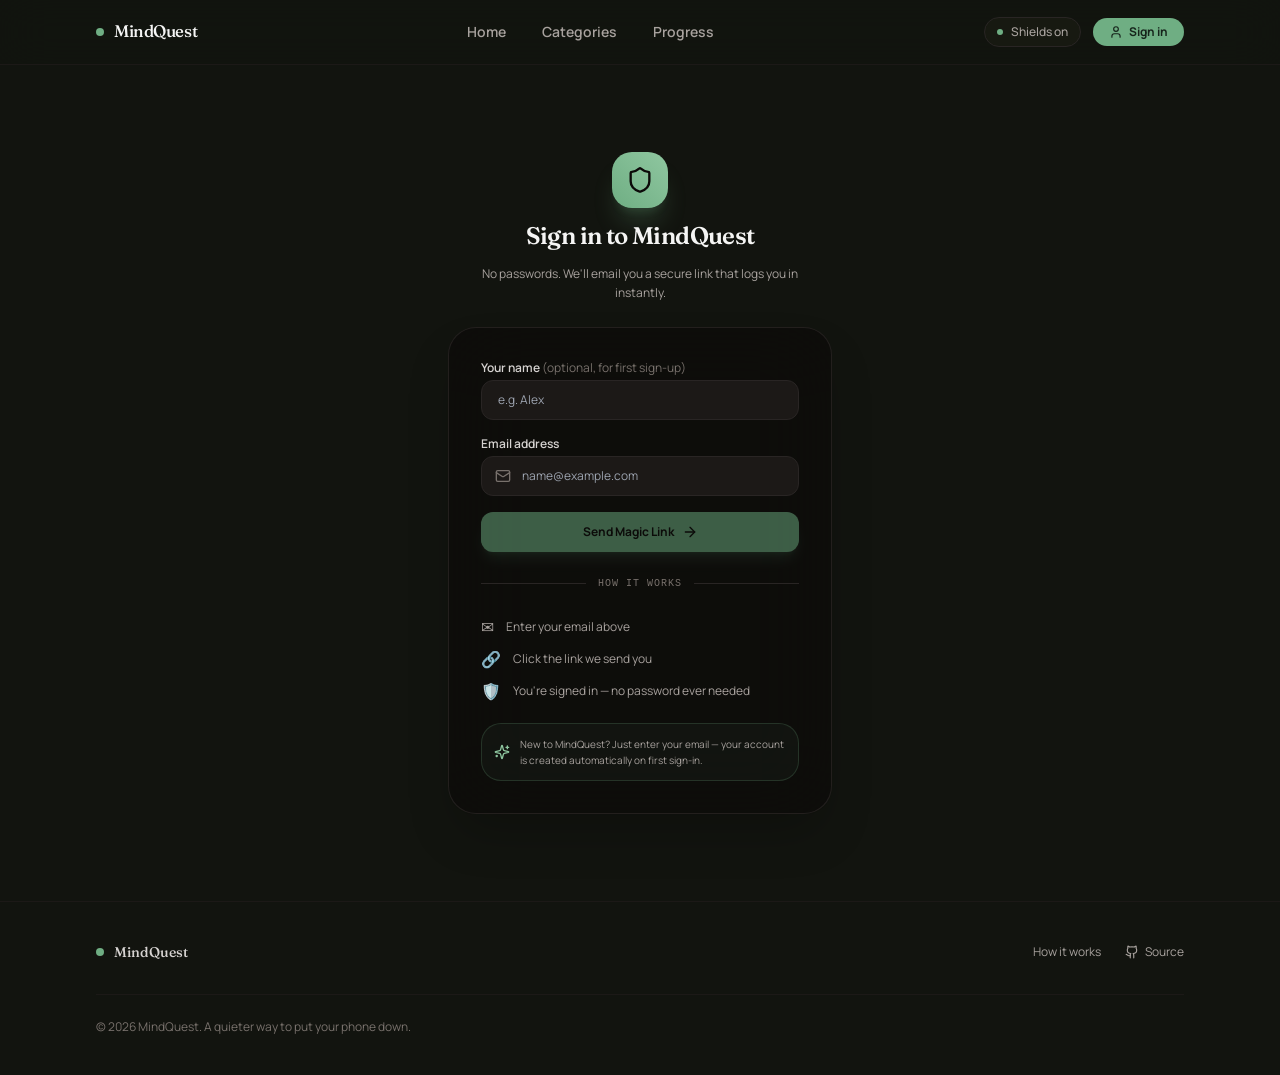
<file: login/index.html>
<!DOCTYPE html><html lang="en" class="dark scroll-smooth __variable_acff56 __variable_31cbd8"><head><meta charSet="utf-8"/><meta name="viewport" content="width=device-width, initial-scale=1"/><link rel="preload" href="/_next/static/media/2ea876e349b143af-s.p.woff2" as="font" crossorigin="" type="font/woff2"/><link rel="preload" href="/_next/static/media/361dab65036aaa05-s.p.woff2" as="font" crossorigin="" type="font/woff2"/><link rel="preload" href="/_next/static/media/55a5a3b9cb99735e-s.p.woff2" as="font" crossorigin="" type="font/woff2"/><link rel="preload" href="/_next/static/media/ed64c0f8ce54f9f0-s.p.woff2" as="font" crossorigin="" type="font/woff2"/><link rel="preload" href="/_next/static/media/fedf4c9280b16369-s.p.woff2" as="font" crossorigin="" type="font/woff2"/><link rel="stylesheet" href="/_next/static/css/0895c1e1949acf8f.css" data-precedence="next"/><link rel="preload" as="script" fetchPriority="low" href="/_next/static/chunks/webpack-50be9277cb1b5c66.js"/><script src="/_next/static/chunks/1dd3208c-6155b745386f0eca.js" async=""></script><script src="/_next/static/chunks/528-435fb001559acd07.js" async=""></script><script src="/_next/static/chunks/main-app-38f334839ee4ba2e.js" async=""></script><script src="/_next/static/chunks/75504863-639f7f88a91be5a2.js" async=""></script><script src="/_next/static/chunks/114-dd0805846a198a66.js" async=""></script><script src="/_next/static/chunks/294-2b0c8789b35fbd41.js" async=""></script><script src="/_next/static/chunks/552-6267350cb90d8039.js" async=""></script><script src="/_next/static/chunks/38-eacfa67fd9234953.js" async=""></script><script src="/_next/static/chunks/app/login/page-d81b363aa3e2fe6f.js" async=""></script><script src="/_next/static/chunks/146-bb058f2ce81885c7.js" async=""></script><script src="/_next/static/chunks/app/layout-adbff88cafa682f8.js" async=""></script><title>MindQuest — A Calmer Way to Put Your Phone Down</title><meta name="description" content="MindQuest gently blocks distracting sites until you finish a short walk, workout, or focus exercise — no shame, no streak anxiety, just a moment to reset."/><meta name="keywords" content="digital wellbeing,screen time,habit change,youtube blocker,app blocking,mindful technology"/><meta name="next-size-adjust"/><script src="/_next/static/chunks/polyfills-42372ed130431b0a.js" noModule=""></script></head><body class="min-h-screen bg-background text-foreground flex flex-col justify-between selection:bg-brand-500/30 selection:text-brand-100 font-sans"><header class="sticky top-0 z-50 w-full border-b border-stone-900 bg-background/85 backdrop-blur-xl"><div class="container mx-auto flex h-16 max-w-6xl items-center justify-between px-4 sm:px-6 lg:px-8"><a class="flex items-center gap-2.5 group" href="/"><span class="h-2 w-2 rounded-full bg-brand-500 group-hover:scale-110 transition-transform"></span><span class="font-display text-[1.05rem] font-medium tracking-tight text-stone-100">MindQuest</span></a><nav class="hidden md:flex items-center gap-1"><a class="rounded-full px-4 py-2 text-sm font-semibold transition-colors text-stone-400 hover:text-stone-100" href="/">Home</a><a class="rounded-full px-4 py-2 text-sm font-semibold transition-colors text-stone-400 hover:text-stone-100" href="/settings/">Categories</a><a class="rounded-full px-4 py-2 text-sm font-semibold transition-colors text-stone-400 hover:text-stone-100" href="/dashboard/">Progress</a></nav><div class="flex items-center gap-3"><div class="hidden sm:flex items-center gap-2 rounded-full border border-stone-800 bg-surface-100 px-3 py-1.5 text-xs font-medium text-stone-400"><span class="h-1.5 w-1.5 rounded-full bg-brand-500"></span><span>Shields on</span></div><div class="relative"><a class="flex items-center gap-1.5 rounded-full bg-brand-500 text-brand-950 px-4 py-1.5 text-xs font-bold hover:bg-brand-400 transition-colors" href="/login/"><svg xmlns="http://www.w3.org/2000/svg" width="24" height="24" viewBox="0 0 24 24" fill="none" stroke="currentColor" stroke-width="2" stroke-linecap="round" stroke-linejoin="round" class="lucide lucide-user h-3.5 w-3.5"><path d="M19 21v-2a4 4 0 0 0-4-4H9a4 4 0 0 0-4 4v2"></path><circle cx="12" cy="7" r="4"></circle></svg><span>Sign in</span></a></div></div></div></header><main class="flex-1"><div class="min-h-[calc(100vh-4rem)] py-12 px-4 sm:px-6 lg:px-8 max-w-md mx-auto flex flex-col justify-center space-y-6"><div class="text-center space-y-3"><div class="mx-auto flex h-14 w-14 items-center justify-center rounded-2xl bg-gradient-to-tr from-brand-500 to-brand-400 text-stone-950 shadow-xl shadow-brand-500/20"><svg xmlns="http://www.w3.org/2000/svg" width="24" height="24" viewBox="0 0 24 24" fill="none" stroke="currentColor" stroke-width="2" stroke-linecap="round" stroke-linejoin="round" class="lucide lucide-shield h-7 w-7"><path d="M20 13c0 5-3.5 7.5-7.66 8.95a1 1 0 0 1-.67-.01C7.5 20.5 4 18 4 13V6a1 1 0 0 1 1-1c2 0 4.5-1.2 6.24-2.72a1.17 1.17 0 0 1 1.52 0C14.51 3.81 17 5 19 5a1 1 0 0 1 1 1z"></path></svg></div><h1 class="text-2xl font-bold tracking-tight text-stone-100">Sign in to MindQuest</h1><p class="text-xs text-stone-400 max-w-xs mx-auto leading-relaxed">No passwords. We&#x27;ll email you a secure link that logs you in instantly.</p></div><div class="rounded-3xl border border-stone-800/80 bg-stone-950/70 p-6 sm:p-8 backdrop-blur-2xl shadow-2xl space-y-5"><form class="space-y-4"><div><label for="login-name" class="text-xs font-semibold text-stone-300 block mb-1">Your name <span class="text-stone-500 font-normal">(optional, for first sign-up)</span></label><input id="login-name" type="text" placeholder="e.g. Alex" class="w-full h-10 px-4 rounded-xl bg-stone-900 border border-stone-800 text-stone-100 text-xs outline-none focus:border-brand-500 transition-colors" value=""/></div><div><label for="login-email" class="text-xs font-semibold text-stone-300 block mb-1">Email address</label><div class="relative"><svg xmlns="http://www.w3.org/2000/svg" width="24" height="24" viewBox="0 0 24 24" fill="none" stroke="currentColor" stroke-width="2" stroke-linecap="round" stroke-linejoin="round" class="lucide lucide-mail absolute left-3.5 top-3 h-4 w-4 text-stone-500"><rect width="20" height="16" x="2" y="4" rx="2"></rect><path d="m22 7-8.97 5.7a1.94 1.94 0 0 1-2.06 0L2 7"></path></svg><input id="login-email" type="email" required="" placeholder="name@example.com" class="w-full h-10 pl-10 pr-4 rounded-xl bg-stone-900 border border-stone-800 text-stone-100 text-xs outline-none focus:border-brand-500 transition-colors" value=""/></div></div><button id="login-submit-btn" type="submit" disabled="" class="w-full flex items-center justify-center gap-2 rounded-xl bg-brand-500 py-3 text-xs font-bold text-stone-950 shadow-lg shadow-brand-500/20 hover:bg-brand-400 transition-all active:scale-95 mt-2 disabled:opacity-50 disabled:cursor-not-allowed"><span>Send Magic Link</span><svg xmlns="http://www.w3.org/2000/svg" width="24" height="24" viewBox="0 0 24 24" fill="none" stroke="currentColor" stroke-width="2" stroke-linecap="round" stroke-linejoin="round" class="lucide lucide-arrow-right h-4 w-4"><path d="M5 12h14"></path><path d="m12 5 7 7-7 7"></path></svg></button></form><div class="relative flex py-1 items-center"><div class="flex-grow border-t border-stone-800"></div><span class="flex-shrink mx-3 text-[10px] text-stone-500 uppercase tracking-widest font-mono">how it works</span><div class="flex-grow border-t border-stone-800"></div></div><div class="space-y-2"><div class="flex items-center gap-3 text-xs text-stone-400"><span class="text-base">✉️</span><span>Enter your email above</span></div><div class="flex items-center gap-3 text-xs text-stone-400"><span class="text-base">🔗</span><span>Click the link we send you</span></div><div class="flex items-center gap-3 text-xs text-stone-400"><span class="text-base">🛡️</span><span>You&#x27;re signed in — no password ever needed</span></div></div><div class="rounded-2xl border border-brand-500/20 bg-brand-500/5 p-3 flex items-center gap-2.5"><svg xmlns="http://www.w3.org/2000/svg" width="24" height="24" viewBox="0 0 24 24" fill="none" stroke="currentColor" stroke-width="2" stroke-linecap="round" stroke-linejoin="round" class="lucide lucide-sparkles h-4 w-4 text-brand-400 shrink-0"><path d="M9.937 15.5A2 2 0 0 0 8.5 14.063l-6.135-1.582a.5.5 0 0 1 0-.962L8.5 9.936A2 2 0 0 0 9.937 8.5l1.582-6.135a.5.5 0 0 1 .963 0L14.063 8.5A2 2 0 0 0 15.5 9.937l6.135 1.581a.5.5 0 0 1 0 .964L15.5 14.063a2 2 0 0 0-1.437 1.437l-1.582 6.135a.5.5 0 0 1-.963 0z"></path><path d="M20 3v4"></path><path d="M22 5h-4"></path><path d="M4 17v2"></path><path d="M5 18H3"></path></svg><p class="text-[10px] text-stone-400 leading-relaxed">New to MindQuest? Just enter your email — your account is created automatically on first sign-in.</p></div></div></div></main><footer class="border-t border-stone-900 bg-background py-10 text-xs text-stone-500"><div class="container mx-auto max-w-6xl px-4 sm:px-6 lg:px-8"><div class="flex flex-col sm:flex-row items-start sm:items-center justify-between gap-6 pb-8 border-b border-stone-900"><div class="flex items-center gap-2.5"><span class="h-2 w-2 rounded-full bg-brand-500"></span><span class="font-display text-sm font-medium text-stone-300">MindQuest</span></div><nav class="flex items-center gap-6 text-stone-400"><a class="hover:text-stone-200 transition-colors" href="/#architecture">How it works</a><a href="https://github.com" target="_blank" rel="noreferrer" class="flex items-center gap-1.5 hover:text-stone-200 transition-colors"><svg xmlns="http://www.w3.org/2000/svg" width="24" height="24" viewBox="0 0 24 24" fill="none" stroke="currentColor" stroke-width="2" stroke-linecap="round" stroke-linejoin="round" class="lucide lucide-github h-3.5 w-3.5"><path d="M15 22v-4a4.8 4.8 0 0 0-1-3.5c3 0 6-2 6-5.5.08-1.25-.27-2.48-1-3.5.28-1.15.28-2.35 0-3.5 0 0-1 0-3 1.5-2.64-.5-5.36-.5-8 0C6 2 5 2 5 2c-.3 1.15-.3 2.35 0 3.5A5.403 5.403 0 0 0 4 9c0 3.5 3 5.5 6 5.5-.39.49-.68 1.05-.85 1.65-.17.6-.22 1.23-.15 1.85v4"></path><path d="M9 18c-4.51 2-5-2-7-2"></path></svg><span>Source</span></a></nav></div><div class="pt-6"><p>© <!-- -->2026<!-- --> MindQuest. A quieter way to put your phone down.</p></div></div></footer><script src="/_next/static/chunks/webpack-50be9277cb1b5c66.js" async=""></script><script>(self.__next_f=self.__next_f||[]).push([0]);self.__next_f.push([2,null])</script><script>self.__next_f.push([1,"1:HL[\"/_next/static/media/2ea876e349b143af-s.p.woff2\",\"font\",{\"crossOrigin\":\"\",\"type\":\"font/woff2\"}]\n2:HL[\"/_next/static/media/361dab65036aaa05-s.p.woff2\",\"font\",{\"crossOrigin\":\"\",\"type\":\"font/woff2\"}]\n3:HL[\"/_next/static/media/55a5a3b9cb99735e-s.p.woff2\",\"font\",{\"crossOrigin\":\"\",\"type\":\"font/woff2\"}]\n4:HL[\"/_next/static/media/ed64c0f8ce54f9f0-s.p.woff2\",\"font\",{\"crossOrigin\":\"\",\"type\":\"font/woff2\"}]\n5:HL[\"/_next/static/media/fedf4c9280b16369-s.p.woff2\",\"font\",{\"crossOrigin\":\"\",\"type\":\"font/woff2\"}]\n6:HL[\"/_next/static/css/0895c1e1949acf8f.css\",\"style\"]\n"])</script><script>self.__next_f.push([1,"7:I[1815,[],\"\"]\n9:I[5428,[],\"ClientPageRoot\"]\na:I[2128,[\"93\",\"static/chunks/75504863-639f7f88a91be5a2.js\",\"114\",\"static/chunks/114-dd0805846a198a66.js\",\"294\",\"static/chunks/294-2b0c8789b35fbd41.js\",\"552\",\"static/chunks/552-6267350cb90d8039.js\",\"38\",\"static/chunks/38-eacfa67fd9234953.js\",\"626\",\"static/chunks/app/login/page-d81b363aa3e2fe6f.js\"],\"default\",1]\nb:I[5092,[],\"\"]\nc:I[2023,[],\"\"]\nd:I[2038,[\"93\",\"static/chunks/75504863-639f7f88a91be5a2.js\",\"114\",\"static/chunks/114-dd0805846a198a66.js\",\"294\",\"static/chunks/294-2b0c8789b35fbd41.js\",\"146\",\"static/chunks/146-bb058f2ce81885c7.js\",\"552\",\"static/chunks/552-6267350cb90d8039.js\",\"38\",\"static/chunks/38-eacfa67fd9234953.js\",\"185\",\"static/chunks/app/layout-adbff88cafa682f8.js\"],\"AuthProvider\"]\ne:I[1019,[\"93\",\"static/chunks/75504863-639f7f88a91be5a2.js\",\"114\",\"static/chunks/114-dd0805846a198a66.js\",\"294\",\"static/chunks/294-2b0c8789b35fbd41.js\",\"146\",\"static/chunks/146-bb058f2ce81885c7.js\",\"552\",\"static/chunks/552-6267350cb90d8039.js\",\"38\",\"static/chunks/38-eacfa67fd9234953.js\",\"185\",\"static/chunks/app/layout-adbff88cafa682f8.js\"],\"Navbar\"]\nf:I[7740,[\"93\",\"static/chunks/75504863-639f7f88a91be5a2.js\",\"114\",\"static/chunks/114-dd0805846a198a66.js\",\"294\",\"static/chunks/294-2b0c8789b35fbd41.js\",\"146\",\"static/chunks/146-bb058f2ce81885c7.js\",\"552\",\"static/chunks/552-6267350cb90d8039.js\",\"38\",\"static/chunks/38-eacfa67fd9234953.js\",\"185\",\"static/chunks/app/layout-adbff88cafa682f8.js\"],\"ApiOverrideBanner\"]\n10:I[7005,[\"93\",\"static/chunks/75504863-639f7f88a91be5a2.js\",\"114\",\"static/chunks/114-dd0805846a198a66.js\",\"294\",\"static/chunks/294-2b0c8789b35fbd41.js\",\"146\",\"static/chunks/146-bb058f2ce81885c7.js\",\"552\",\"static/chunks/552-6267350cb90d8039.js\",\"38\",\"static/chunks/38-eacfa67fd9234953.js\",\"185\",\"static/chunks/app/layout-adbff88cafa682f8.js\"],\"ImportBanner\"]\n11:I[6340,[\"93\",\"static/chunks/75504863-639f7f88a91be5a2.js\",\"114\",\"static/chunks/114-dd0805846a198a66.js\",\"294\",\"static/chunks/294-2b0c8789b35fbd41.js\",\"146\",\"static/chunks/146-bb058f2ce81885c7.js\",\"552\",\"static/chunks/552-6"])</script><script>self.__next_f.push([1,"267350cb90d8039.js\",\"38\",\"static/chunks/38-eacfa67fd9234953.js\",\"185\",\"static/chunks/app/layout-adbff88cafa682f8.js\"],\"\"]\n13:I[1584,[],\"\"]\n14:[]\n"])</script><script>self.__next_f.push([1,"0:[\"$\",\"$L7\",null,{\"buildId\":\"hUExxRC9oaB3SYV7oDViF\",\"assetPrefix\":\"\",\"urlParts\":[\"\",\"login\",\"\"],\"initialTree\":[\"\",{\"children\":[\"login\",{\"children\":[\"__PAGE__\",{}]}]},\"$undefined\",\"$undefined\",true],\"initialSeedData\":[\"\",{\"children\":[\"login\",{\"children\":[\"__PAGE__\",{},[[\"$L8\",[\"$\",\"$L9\",null,{\"props\":{\"params\":{},\"searchParams\":{}},\"Component\":\"$a\"}],null],null],null]},[null,[\"$\",\"$Lb\",null,{\"parallelRouterKey\":\"children\",\"segmentPath\":[\"children\",\"login\",\"children\"],\"error\":\"$undefined\",\"errorStyles\":\"$undefined\",\"errorScripts\":\"$undefined\",\"template\":[\"$\",\"$Lc\",null,{}],\"templateStyles\":\"$undefined\",\"templateScripts\":\"$undefined\",\"notFound\":\"$undefined\",\"notFoundStyles\":\"$undefined\"}]],null]},[[[[\"$\",\"link\",\"0\",{\"rel\":\"stylesheet\",\"href\":\"/_next/static/css/0895c1e1949acf8f.css\",\"precedence\":\"next\",\"crossOrigin\":\"$undefined\"}]],[\"$\",\"html\",null,{\"lang\":\"en\",\"className\":\"dark scroll-smooth __variable_acff56 __variable_31cbd8\",\"children\":[\"$\",\"body\",null,{\"className\":\"min-h-screen bg-background text-foreground flex flex-col justify-between selection:bg-brand-500/30 selection:text-brand-100 font-sans\",\"children\":[\"$\",\"$Ld\",null,{\"children\":[[\"$\",\"$Le\",null,{}],[\"$\",\"$Lf\",null,{}],[\"$\",\"$L10\",null,{}],[\"$\",\"main\",null,{\"className\":\"flex-1\",\"children\":[\"$\",\"$Lb\",null,{\"parallelRouterKey\":\"children\",\"segmentPath\":[\"children\"],\"error\":\"$undefined\",\"errorStyles\":\"$undefined\",\"errorScripts\":\"$undefined\",\"template\":[\"$\",\"$Lc\",null,{}],\"templateStyles\":\"$undefined\",\"templateScripts\":\"$undefined\",\"notFound\":[[\"$\",\"title\",null,{\"children\":\"404: This page could not be found.\"}],[\"$\",\"div\",null,{\"style\":{\"fontFamily\":\"system-ui,\\\"Segoe UI\\\",Roboto,Helvetica,Arial,sans-serif,\\\"Apple Color Emoji\\\",\\\"Segoe UI Emoji\\\"\",\"height\":\"100vh\",\"textAlign\":\"center\",\"display\":\"flex\",\"flexDirection\":\"column\",\"alignItems\":\"center\",\"justifyContent\":\"center\"},\"children\":[\"$\",\"div\",null,{\"children\":[[\"$\",\"style\",null,{\"dangerouslySetInnerHTML\":{\"__html\":\"body{color:#000;background:#fff;margin:0}.next-error-h1{border-right:1px solid rgba(0,0,0,.3)}@media (prefers-color-scheme:dark){body{color:#fff;background:#000}.next-error-h1{border-right:1px solid rgba(255,255,255,.3)}}\"}}],[\"$\",\"h1\",null,{\"className\":\"next-error-h1\",\"style\":{\"display\":\"inline-block\",\"margin\":\"0 20px 0 0\",\"padding\":\"0 23px 0 0\",\"fontSize\":24,\"fontWeight\":500,\"verticalAlign\":\"top\",\"lineHeight\":\"49px\"},\"children\":\"404\"}],[\"$\",\"div\",null,{\"style\":{\"display\":\"inline-block\"},\"children\":[\"$\",\"h2\",null,{\"style\":{\"fontSize\":14,\"fontWeight\":400,\"lineHeight\":\"49px\",\"margin\":0},\"children\":\"This page could not be found.\"}]}]]}]}]],\"notFoundStyles\":[]}]}],[\"$\",\"footer\",null,{\"className\":\"border-t border-stone-900 bg-background py-10 text-xs text-stone-500\",\"children\":[\"$\",\"div\",null,{\"className\":\"container mx-auto max-w-6xl px-4 sm:px-6 lg:px-8\",\"children\":[[\"$\",\"div\",null,{\"className\":\"flex flex-col sm:flex-row items-start sm:items-center justify-between gap-6 pb-8 border-b border-stone-900\",\"children\":[[\"$\",\"div\",null,{\"className\":\"flex items-center gap-2.5\",\"children\":[[\"$\",\"span\",null,{\"className\":\"h-2 w-2 rounded-full bg-brand-500\"}],[\"$\",\"span\",null,{\"className\":\"font-display text-sm font-medium text-stone-300\",\"children\":\"MindQuest\"}]]}],[\"$\",\"nav\",null,{\"className\":\"flex items-center gap-6 text-stone-400\",\"children\":[[\"$\",\"$L11\",null,{\"href\":\"/#architecture\",\"className\":\"hover:text-stone-200 transition-colors\",\"children\":\"How it works\"}],[\"$\",\"a\",null,{\"href\":\"https://github.com\",\"target\":\"_blank\",\"rel\":\"noreferrer\",\"className\":\"flex items-center gap-1.5 hover:text-stone-200 transition-colors\",\"children\":[[\"$\",\"svg\",null,{\"xmlns\":\"http://www.w3.org/2000/svg\",\"width\":24,\"height\":24,\"viewBox\":\"0 0 24 24\",\"fill\":\"none\",\"stroke\":\"currentColor\",\"strokeWidth\":2,\"strokeLinecap\":\"round\",\"strokeLinejoin\":\"round\",\"className\":\"lucide lucide-github h-3.5 w-3.5\",\"children\":[[\"$\",\"path\",\"tonef\",{\"d\":\"M15 22v-4a4.8 4.8 0 0 0-1-3.5c3 0 6-2 6-5.5.08-1.25-.27-2.48-1-3.5.28-1.15.28-2.35 0-3.5 0 0-1 0-3 1.5-2.64-.5-5.36-.5-8 0C6 2 5 2 5 2c-.3 1.15-.3 2.35 0 3.5A5.403 5.403 0 0 0 4 9c0 3.5 3 5.5 6 5.5-.39.49-.68 1.05-.85 1.65-.17.6-.22 1.23-.15 1.85v4\"}],[\"$\",\"path\",\"9comsn\",{\"d\":\"M9 18c-4.51 2-5-2-7-2\"}],\"$undefined\"]}],[\"$\",\"span\",null,{\"children\":\"Source\"}]]}]]}]]}],[\"$\",\"div\",null,{\"className\":\"pt-6\",\"children\":[\"$\",\"p\",null,{\"children\":[\"© \",2026,\" MindQuest. A quieter way to put your phone down.\"]}]}]]}]}]]}]}]}]],null],null],\"couldBeIntercepted\":false,\"initialHead\":[null,\"$L12\"],\"globalErrorComponent\":\"$13\",\"missingSlots\":\"$W14\"}]\n"])</script><script>self.__next_f.push([1,"12:[[\"$\",\"meta\",\"0\",{\"name\":\"viewport\",\"content\":\"width=device-width, initial-scale=1\"}],[\"$\",\"meta\",\"1\",{\"charSet\":\"utf-8\"}],[\"$\",\"title\",\"2\",{\"children\":\"MindQuest — A Calmer Way to Put Your Phone Down\"}],[\"$\",\"meta\",\"3\",{\"name\":\"description\",\"content\":\"MindQuest gently blocks distracting sites until you finish a short walk, workout, or focus exercise — no shame, no streak anxiety, just a moment to reset.\"}],[\"$\",\"meta\",\"4\",{\"name\":\"keywords\",\"content\":\"digital wellbeing,screen time,habit change,youtube blocker,app blocking,mindful technology\"}],[\"$\",\"meta\",\"5\",{\"name\":\"next-size-adjust\"}]]\n8:null\n"])</script></body></html>
</file>
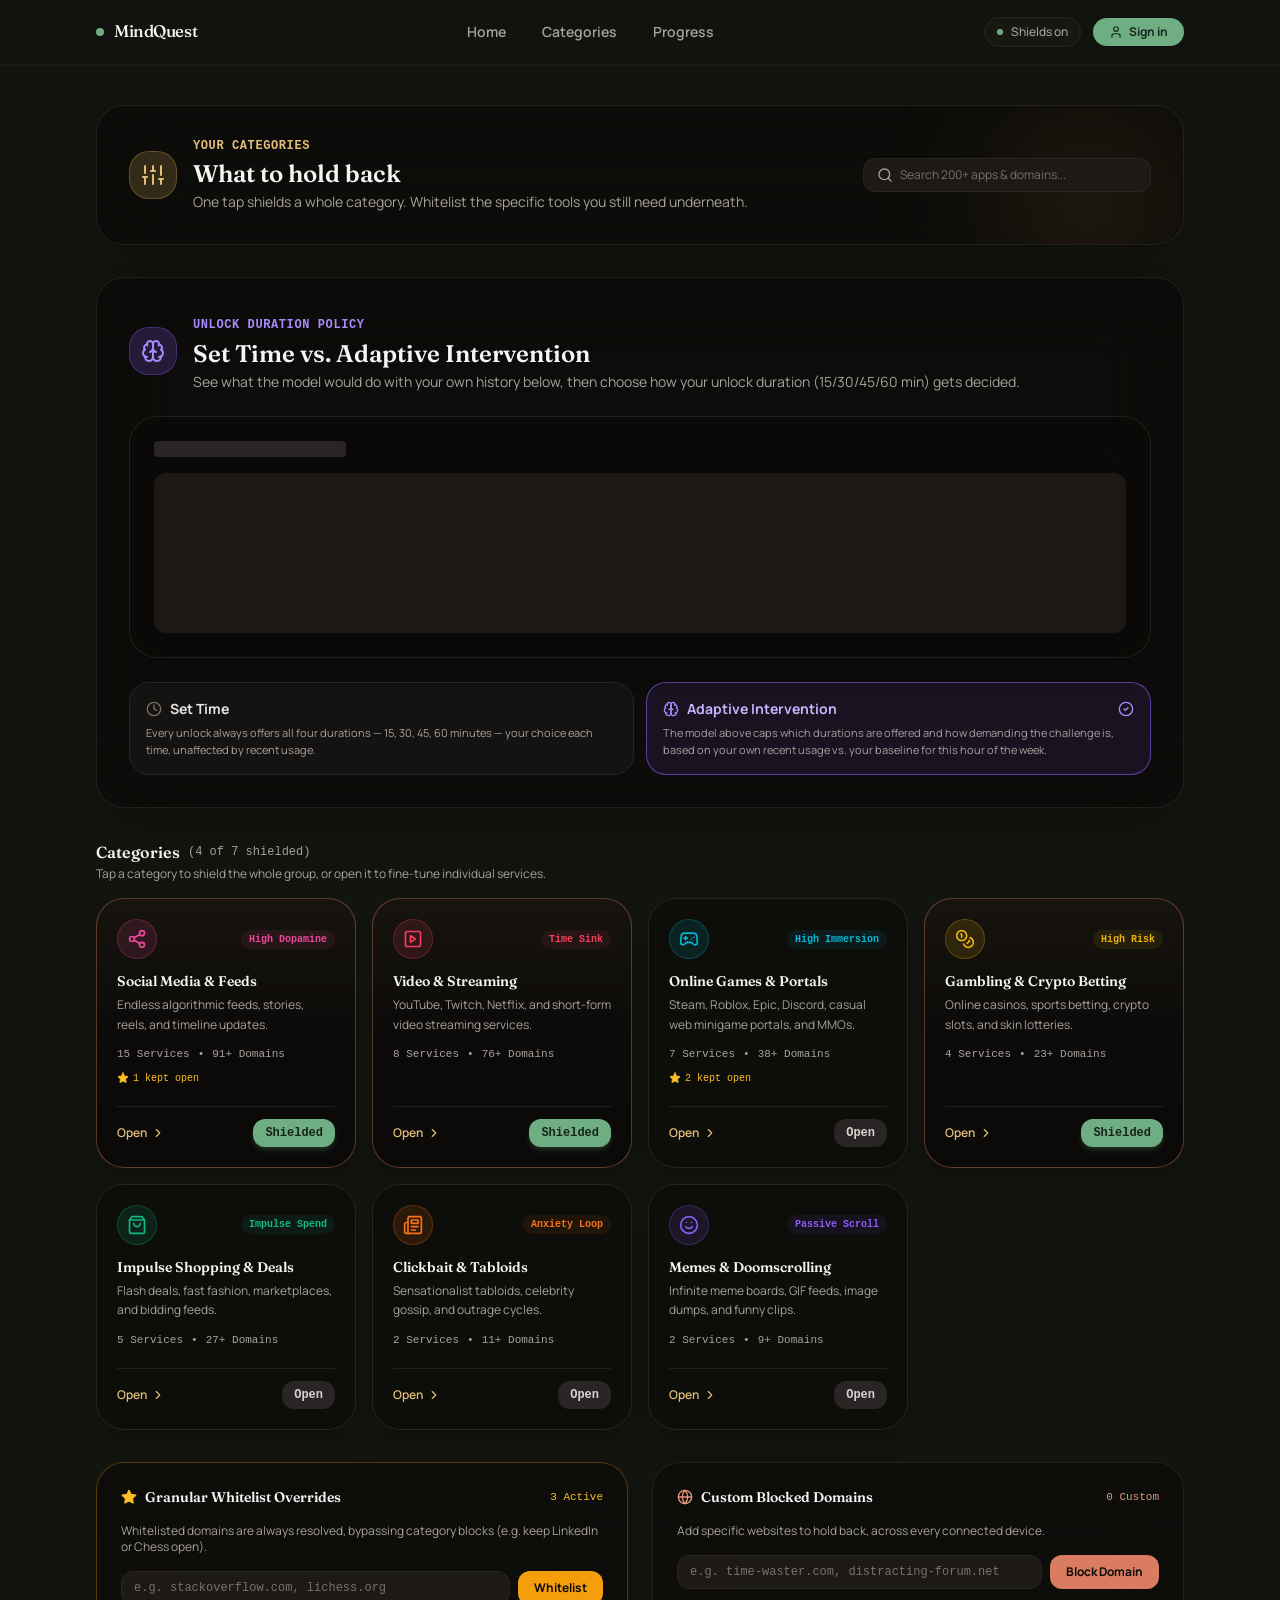
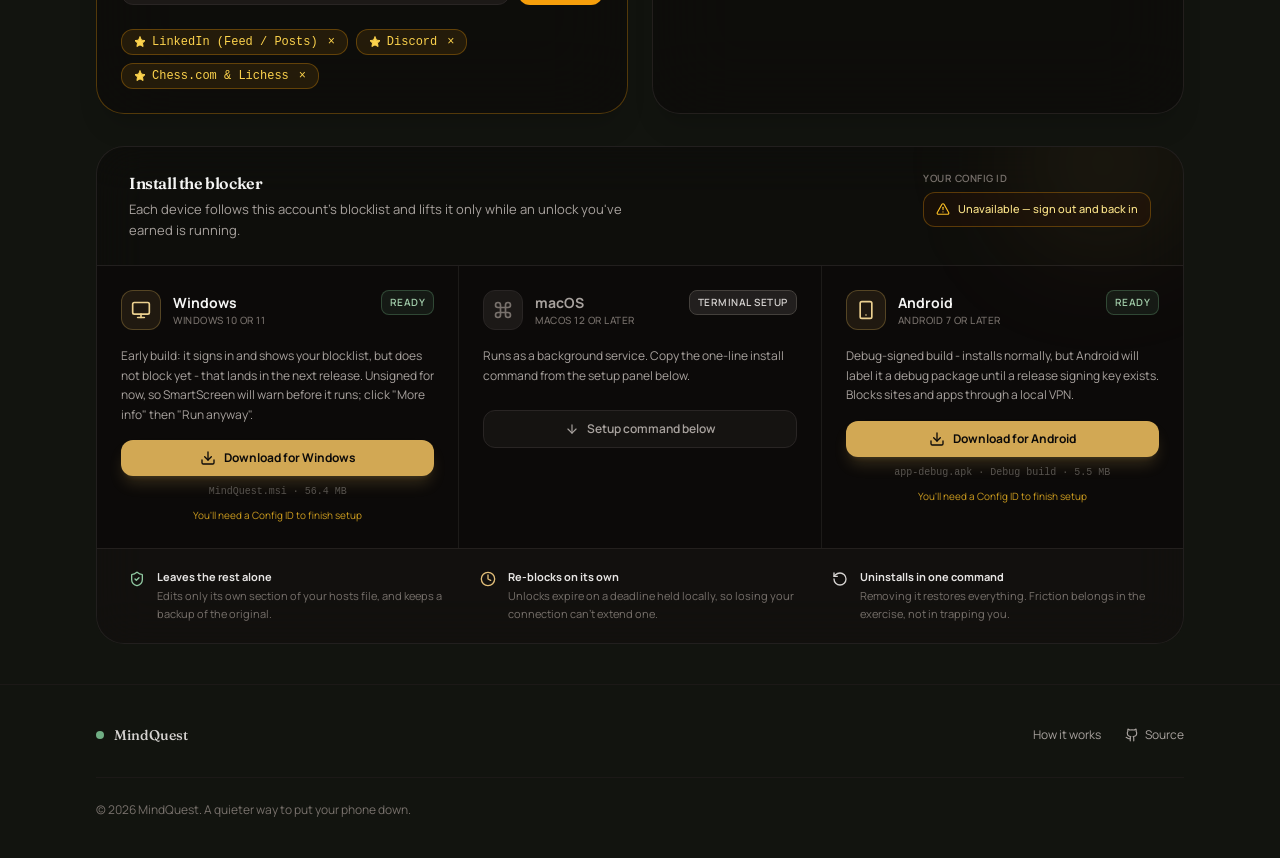
<file: settings/index.html>
<!DOCTYPE html><html lang="en" class="dark scroll-smooth __variable_acff56 __variable_31cbd8"><head><meta charSet="utf-8"/><meta name="viewport" content="width=device-width, initial-scale=1"/><link rel="preload" href="/_next/static/media/2ea876e349b143af-s.p.woff2" as="font" crossorigin="" type="font/woff2"/><link rel="preload" href="/_next/static/media/361dab65036aaa05-s.p.woff2" as="font" crossorigin="" type="font/woff2"/><link rel="preload" href="/_next/static/media/55a5a3b9cb99735e-s.p.woff2" as="font" crossorigin="" type="font/woff2"/><link rel="preload" href="/_next/static/media/ed64c0f8ce54f9f0-s.p.woff2" as="font" crossorigin="" type="font/woff2"/><link rel="preload" href="/_next/static/media/fedf4c9280b16369-s.p.woff2" as="font" crossorigin="" type="font/woff2"/><link rel="stylesheet" href="/_next/static/css/0895c1e1949acf8f.css" data-precedence="next"/><link rel="preload" as="script" fetchPriority="low" href="/_next/static/chunks/webpack-50be9277cb1b5c66.js"/><script src="/_next/static/chunks/1dd3208c-6155b745386f0eca.js" async=""></script><script src="/_next/static/chunks/528-435fb001559acd07.js" async=""></script><script src="/_next/static/chunks/main-app-38f334839ee4ba2e.js" async=""></script><script src="/_next/static/chunks/75504863-639f7f88a91be5a2.js" async=""></script><script src="/_next/static/chunks/114-dd0805846a198a66.js" async=""></script><script src="/_next/static/chunks/294-2b0c8789b35fbd41.js" async=""></script><script src="/_next/static/chunks/67-40e847d631a4ce9e.js" async=""></script><script src="/_next/static/chunks/552-6267350cb90d8039.js" async=""></script><script src="/_next/static/chunks/38-eacfa67fd9234953.js" async=""></script><script src="/_next/static/chunks/app/settings/page-23ffc9e0980163ab.js" async=""></script><script src="/_next/static/chunks/146-bb058f2ce81885c7.js" async=""></script><script src="/_next/static/chunks/app/layout-adbff88cafa682f8.js" async=""></script><title>MindQuest — A Calmer Way to Put Your Phone Down</title><meta name="description" content="MindQuest gently blocks distracting sites until you finish a short walk, workout, or focus exercise — no shame, no streak anxiety, just a moment to reset."/><meta name="keywords" content="digital wellbeing,screen time,habit change,youtube blocker,app blocking,mindful technology"/><meta name="next-size-adjust"/><script src="/_next/static/chunks/polyfills-42372ed130431b0a.js" noModule=""></script></head><body class="min-h-screen bg-background text-foreground flex flex-col justify-between selection:bg-brand-500/30 selection:text-brand-100 font-sans"><header class="sticky top-0 z-50 w-full border-b border-stone-900 bg-background/85 backdrop-blur-xl"><div class="container mx-auto flex h-16 max-w-6xl items-center justify-between px-4 sm:px-6 lg:px-8"><a class="flex items-center gap-2.5 group" href="/"><span class="h-2 w-2 rounded-full bg-brand-500 group-hover:scale-110 transition-transform"></span><span class="font-display text-[1.05rem] font-medium tracking-tight text-stone-100">MindQuest</span></a><nav class="hidden md:flex items-center gap-1"><a class="rounded-full px-4 py-2 text-sm font-semibold transition-colors text-stone-400 hover:text-stone-100" href="/">Home</a><a class="rounded-full px-4 py-2 text-sm font-semibold transition-colors text-stone-400 hover:text-stone-100" href="/settings/">Categories</a><a class="rounded-full px-4 py-2 text-sm font-semibold transition-colors text-stone-400 hover:text-stone-100" href="/dashboard/">Progress</a></nav><div class="flex items-center gap-3"><div class="hidden sm:flex items-center gap-2 rounded-full border border-stone-800 bg-surface-100 px-3 py-1.5 text-xs font-medium text-stone-400"><span class="h-1.5 w-1.5 rounded-full bg-brand-500"></span><span>Shields on</span></div><div class="relative"><a class="flex items-center gap-1.5 rounded-full bg-brand-500 text-brand-950 px-4 py-1.5 text-xs font-bold hover:bg-brand-400 transition-colors" href="/login/"><svg xmlns="http://www.w3.org/2000/svg" width="24" height="24" viewBox="0 0 24 24" fill="none" stroke="currentColor" stroke-width="2" stroke-linecap="round" stroke-linejoin="round" class="lucide lucide-user h-3.5 w-3.5"><path d="M19 21v-2a4 4 0 0 0-4-4H9a4 4 0 0 0-4 4v2"></path><circle cx="12" cy="7" r="4"></circle></svg><span>Sign in</span></a></div></div></div></header><main class="flex-1"><div class="min-h-[calc(100vh-4rem)] py-10 px-4 sm:px-6 lg:px-8 max-w-6xl mx-auto space-y-8"><div class="rounded-3xl border border-stone-800/80 bg-stone-950/80 backdrop-blur-2xl p-6 sm:p-8 shadow-2xl relative overflow-hidden flex flex-col sm:flex-row items-start sm:items-center justify-between gap-4"><div class="absolute top-0 right-0 h-48 w-48 bg-accent-500/10 rounded-full blur-3xl pointer-events-none"></div><div class="flex items-center gap-4"><div class="flex h-12 w-12 items-center justify-center rounded-2xl bg-accent-500/20 text-accent-400 border border-accent-500/30 shrink-0"><svg xmlns="http://www.w3.org/2000/svg" width="24" height="24" viewBox="0 0 24 24" fill="none" stroke="currentColor" stroke-width="2" stroke-linecap="round" stroke-linejoin="round" class="lucide lucide-sliders-vertical h-6 w-6"><line x1="4" x2="4" y1="21" y2="14"></line><line x1="4" x2="4" y1="10" y2="3"></line><line x1="12" x2="12" y1="21" y2="12"></line><line x1="12" x2="12" y1="8" y2="3"></line><line x1="20" x2="20" y1="21" y2="16"></line><line x1="20" x2="20" y1="12" y2="3"></line><line x1="2" x2="6" y1="14" y2="14"></line><line x1="10" x2="14" y1="8" y2="8"></line><line x1="18" x2="22" y1="16" y2="16"></line></svg></div><div><div class="flex items-center gap-2"><span class="text-xs font-mono font-bold text-accent-400 uppercase tracking-wider">Your categories</span></div><h1 class="text-xl sm:text-2xl font-bold text-stone-100 mt-1">What to hold back</h1><p class="text-xs sm:text-sm text-stone-400 mt-0.5">One tap shields a whole category. Whitelist the specific tools you still need underneath.</p></div></div><div class="w-full sm:w-72 relative"><svg xmlns="http://www.w3.org/2000/svg" width="24" height="24" viewBox="0 0 24 24" fill="none" stroke="currentColor" stroke-width="2" stroke-linecap="round" stroke-linejoin="round" class="lucide lucide-search absolute left-3.5 top-1/2 -translate-y-1/2 h-4 w-4 text-stone-400"><circle cx="11" cy="11" r="8"></circle><path d="m21 21-4.3-4.3"></path></svg><input type="text" placeholder="Search 200+ apps &amp; domains..." class="w-full pl-9 pr-4 py-2 bg-stone-900 border border-stone-800 rounded-xl text-xs text-stone-200 placeholder-stone-500 focus:outline-none focus:border-accent-500/50" value=""/></div></div><div class="rounded-3xl border border-stone-800/80 bg-stone-950/80 backdrop-blur-2xl p-6 sm:p-8 shadow-2xl space-y-6"><div class="flex items-center gap-4"><div class="flex h-12 w-12 items-center justify-center rounded-2xl bg-violet-500/20 text-violet-400 border border-violet-500/30 shrink-0"><svg xmlns="http://www.w3.org/2000/svg" width="24" height="24" viewBox="0 0 24 24" fill="none" stroke="currentColor" stroke-width="2" stroke-linecap="round" stroke-linejoin="round" class="lucide lucide-brain h-6 w-6"><path d="M12 5a3 3 0 1 0-5.997.125 4 4 0 0 0-2.526 5.77 4 4 0 0 0 .556 6.588A4 4 0 1 0 12 18Z"></path><path d="M12 5a3 3 0 1 1 5.997.125 4 4 0 0 1 2.526 5.77 4 4 0 0 1-.556 6.588A4 4 0 1 1 12 18Z"></path><path d="M15 13a4.5 4.5 0 0 1-3-4 4.5 4.5 0 0 1-3 4"></path><path d="M17.599 6.5a3 3 0 0 0 .399-1.375"></path><path d="M6.003 5.125A3 3 0 0 0 6.401 6.5"></path><path d="M3.477 10.896a4 4 0 0 1 .585-.396"></path><path d="M19.938 10.5a4 4 0 0 1 .585.396"></path><path d="M6 18a4 4 0 0 1-1.967-.516"></path><path d="M19.967 17.484A4 4 0 0 1 18 18"></path></svg></div><div><span class="text-xs font-mono font-bold text-violet-400 uppercase tracking-wider">Unlock Duration Policy</span><h2 class="text-xl sm:text-2xl font-bold text-stone-100 mt-1">Set Time vs. Adaptive Intervention</h2><p class="text-xs sm:text-sm text-stone-400 mt-0.5">See what the model would do with your own history below, then choose how your unlock duration (15/30/45/60 min) gets decided.</p></div></div><div class="rounded-3xl border border-stone-800/80 bg-stone-950/60 p-6 backdrop-blur-xl shadow-xl animate-pulse"><div class="h-4 w-48 bg-stone-800 rounded mb-4"></div><div class="h-40 bg-stone-900 rounded-xl"></div></div><div class="grid grid-cols-1 sm:grid-cols-2 gap-3"><button type="button" class="text-left rounded-2xl border p-4 transition-colors border-stone-800 bg-stone-900/60 hover:border-stone-700"><div class="flex items-center gap-2 mb-1.5"><svg xmlns="http://www.w3.org/2000/svg" width="24" height="24" viewBox="0 0 24 24" fill="none" stroke="currentColor" stroke-width="2" stroke-linecap="round" stroke-linejoin="round" class="lucide lucide-clock h-4 w-4 text-stone-500"><circle cx="12" cy="12" r="10"></circle><polyline points="12 6 12 12 16 14"></polyline></svg><span class="text-sm font-bold text-stone-200">Set Time</span></div><p class="text-[11px] text-stone-400">Every unlock always offers all four durations — 15, 30, 45, 60 minutes — your choice each time, unaffected by recent usage.</p></button><button type="button" class="text-left rounded-2xl border p-4 transition-colors border-violet-500/60 bg-violet-500/10"><div class="flex items-center gap-2 mb-1.5"><svg xmlns="http://www.w3.org/2000/svg" width="24" height="24" viewBox="0 0 24 24" fill="none" stroke="currentColor" stroke-width="2" stroke-linecap="round" stroke-linejoin="round" class="lucide lucide-brain h-4 w-4 text-violet-400"><path d="M12 5a3 3 0 1 0-5.997.125 4 4 0 0 0-2.526 5.77 4 4 0 0 0 .556 6.588A4 4 0 1 0 12 18Z"></path><path d="M12 5a3 3 0 1 1 5.997.125 4 4 0 0 1 2.526 5.77 4 4 0 0 1-.556 6.588A4 4 0 1 1 12 18Z"></path><path d="M15 13a4.5 4.5 0 0 1-3-4 4.5 4.5 0 0 1-3 4"></path><path d="M17.599 6.5a3 3 0 0 0 .399-1.375"></path><path d="M6.003 5.125A3 3 0 0 0 6.401 6.5"></path><path d="M3.477 10.896a4 4 0 0 1 .585-.396"></path><path d="M19.938 10.5a4 4 0 0 1 .585.396"></path><path d="M6 18a4 4 0 0 1-1.967-.516"></path><path d="M19.967 17.484A4 4 0 0 1 18 18"></path></svg><span class="text-sm font-bold text-violet-300">Adaptive Intervention</span><svg xmlns="http://www.w3.org/2000/svg" width="24" height="24" viewBox="0 0 24 24" fill="none" stroke="currentColor" stroke-width="2" stroke-linecap="round" stroke-linejoin="round" class="lucide lucide-circle-check h-4 w-4 text-violet-400 ml-auto"><circle cx="12" cy="12" r="10"></circle><path d="m9 12 2 2 4-4"></path></svg></div><p class="text-[11px] text-stone-400">The model above caps which durations are offered and how demanding the challenge is, based on your own recent usage vs. your baseline for this hour of the week.</p></button></div></div><div><div class="flex items-center justify-between mb-4"><div><h2 class="text-base font-bold text-stone-100 flex items-center gap-2"><span>Categories</span><span class="text-xs font-mono text-stone-400 font-normal">(<!-- -->4<!-- --> of <!-- -->7<!-- --> shielded)</span></h2><p class="text-xs text-stone-400 mt-0.5">Tap a category to shield the whole group, or open it to fine-tune individual services.</p></div></div><div class="grid grid-cols-1 sm:grid-cols-2 lg:grid-cols-4 gap-4"><div class="rounded-3xl border p-5 flex flex-col justify-between transition-all duration-200 shadow-xl border-caution-500/40 bg-gradient-to-b from-caution-950/20 via-stone-950/90 to-stone-950"><div><div class="flex items-center justify-between mb-3"><div class="flex h-10 w-10 items-center justify-center rounded-2xl border" style="background-color:#ec489920;color:#ec4899;border-color:#ec489940"><svg xmlns="http://www.w3.org/2000/svg" width="24" height="24" viewBox="0 0 24 24" fill="none" stroke="currentColor" stroke-width="2" stroke-linecap="round" stroke-linejoin="round" class="lucide lucide-share2 h-5 w-5"><circle cx="18" cy="5" r="3"></circle><circle cx="6" cy="12" r="3"></circle><circle cx="18" cy="19" r="3"></circle><line x1="8.59" x2="15.42" y1="13.51" y2="17.49"></line><line x1="15.41" x2="8.59" y1="6.51" y2="10.49"></line></svg></div><span class="text-[10px] px-2 py-0.5 rounded-full font-mono font-bold" style="background-color:#ec489915;color:#ec4899">High Dopamine</span></div><h3 class="font-bold text-sm text-stone-100">Social Media &amp; Feeds</h3><p class="text-xs text-stone-400 mt-1 line-clamp-2 leading-relaxed">Endless algorithmic feeds, stories, reels, and timeline updates.</p><div class="mt-3 flex items-center gap-2 text-[11px] font-mono text-stone-400"><span>15<!-- --> Services</span><span>•</span><span>91<!-- -->+ Domains</span></div><div class="mt-2 text-[10px] font-mono text-amber-400 flex items-center gap-1"><svg xmlns="http://www.w3.org/2000/svg" width="24" height="24" viewBox="0 0 24 24" fill="none" stroke="currentColor" stroke-width="2" stroke-linecap="round" stroke-linejoin="round" class="lucide lucide-star h-3 w-3 fill-current"><polygon points="12 2 15.09 8.26 22 9.27 17 14.14 18.18 21.02 12 17.77 5.82 21.02 7 14.14 2 9.27 8.91 8.26 12 2"></polygon></svg><span>1<!-- --> kept open</span></div></div><div class="mt-5 pt-3 border-t border-stone-800/80 flex items-center justify-between gap-2"><button class="text-xs text-accent-400 hover:text-accent-300 font-semibold flex items-center gap-1"><span>Open</span><svg xmlns="http://www.w3.org/2000/svg" width="24" height="24" viewBox="0 0 24 24" fill="none" stroke="currentColor" stroke-width="2" stroke-linecap="round" stroke-linejoin="round" class="lucide lucide-chevron-right h-3.5 w-3.5"><path d="m9 18 6-6-6-6"></path></svg></button><button class="px-3 py-1.5 rounded-xl text-xs font-bold font-mono transition-all bg-brand-500 text-brand-950 shadow-md shadow-brand-500/20">Shielded</button></div></div><div class="rounded-3xl border p-5 flex flex-col justify-between transition-all duration-200 shadow-xl border-caution-500/40 bg-gradient-to-b from-caution-950/20 via-stone-950/90 to-stone-950"><div><div class="flex items-center justify-between mb-3"><div class="flex h-10 w-10 items-center justify-center rounded-2xl border" style="background-color:#f43f5e20;color:#f43f5e;border-color:#f43f5e40"><svg xmlns="http://www.w3.org/2000/svg" width="24" height="24" viewBox="0 0 24 24" fill="none" stroke="currentColor" stroke-width="2" stroke-linecap="round" stroke-linejoin="round" class="lucide lucide-square-play h-5 w-5"><rect width="18" height="18" x="3" y="3" rx="2"></rect><path d="m9 8 6 4-6 4Z"></path></svg></div><span class="text-[10px] px-2 py-0.5 rounded-full font-mono font-bold" style="background-color:#f43f5e15;color:#f43f5e">Time Sink</span></div><h3 class="font-bold text-sm text-stone-100">Video &amp; Streaming</h3><p class="text-xs text-stone-400 mt-1 line-clamp-2 leading-relaxed">YouTube, Twitch, Netflix, and short-form video streaming services.</p><div class="mt-3 flex items-center gap-2 text-[11px] font-mono text-stone-400"><span>8<!-- --> Services</span><span>•</span><span>76<!-- -->+ Domains</span></div></div><div class="mt-5 pt-3 border-t border-stone-800/80 flex items-center justify-between gap-2"><button class="text-xs text-accent-400 hover:text-accent-300 font-semibold flex items-center gap-1"><span>Open</span><svg xmlns="http://www.w3.org/2000/svg" width="24" height="24" viewBox="0 0 24 24" fill="none" stroke="currentColor" stroke-width="2" stroke-linecap="round" stroke-linejoin="round" class="lucide lucide-chevron-right h-3.5 w-3.5"><path d="m9 18 6-6-6-6"></path></svg></button><button class="px-3 py-1.5 rounded-xl text-xs font-bold font-mono transition-all bg-brand-500 text-brand-950 shadow-md shadow-brand-500/20">Shielded</button></div></div><div class="rounded-3xl border p-5 flex flex-col justify-between transition-all duration-200 shadow-xl border-stone-800 bg-stone-950/70 hover:border-stone-700"><div><div class="flex items-center justify-between mb-3"><div class="flex h-10 w-10 items-center justify-center rounded-2xl border" style="background-color:#06b6d420;color:#06b6d4;border-color:#06b6d440"><svg xmlns="http://www.w3.org/2000/svg" width="24" height="24" viewBox="0 0 24 24" fill="none" stroke="currentColor" stroke-width="2" stroke-linecap="round" stroke-linejoin="round" class="lucide lucide-gamepad2 h-5 w-5"><line x1="6" x2="10" y1="11" y2="11"></line><line x1="8" x2="8" y1="9" y2="13"></line><line x1="15" x2="15.01" y1="12" y2="12"></line><line x1="18" x2="18.01" y1="10" y2="10"></line><path d="M17.32 5H6.68a4 4 0 0 0-3.978 3.59c-.006.052-.01.101-.017.152C2.604 9.416 2 14.456 2 16a3 3 0 0 0 3 3c1 0 1.5-.5 2-1l1.414-1.414A2 2 0 0 1 9.828 16h4.344a2 2 0 0 1 1.414.586L17 18c.5.5 1 1 2 1a3 3 0 0 0 3-3c0-1.545-.604-6.584-.685-7.258-.007-.05-.011-.1-.017-.151A4 4 0 0 0 17.32 5z"></path></svg></div><span class="text-[10px] px-2 py-0.5 rounded-full font-mono font-bold" style="background-color:#06b6d415;color:#06b6d4">High Immersion</span></div><h3 class="font-bold text-sm text-stone-100">Online Games &amp; Portals</h3><p class="text-xs text-stone-400 mt-1 line-clamp-2 leading-relaxed">Steam, Roblox, Epic, Discord, casual web minigame portals, and MMOs.</p><div class="mt-3 flex items-center gap-2 text-[11px] font-mono text-stone-400"><span>7<!-- --> Services</span><span>•</span><span>38<!-- -->+ Domains</span></div><div class="mt-2 text-[10px] font-mono text-amber-400 flex items-center gap-1"><svg xmlns="http://www.w3.org/2000/svg" width="24" height="24" viewBox="0 0 24 24" fill="none" stroke="currentColor" stroke-width="2" stroke-linecap="round" stroke-linejoin="round" class="lucide lucide-star h-3 w-3 fill-current"><polygon points="12 2 15.09 8.26 22 9.27 17 14.14 18.18 21.02 12 17.77 5.82 21.02 7 14.14 2 9.27 8.91 8.26 12 2"></polygon></svg><span>2<!-- --> kept open</span></div></div><div class="mt-5 pt-3 border-t border-stone-800/80 flex items-center justify-between gap-2"><button class="text-xs text-accent-400 hover:text-accent-300 font-semibold flex items-center gap-1"><span>Open</span><svg xmlns="http://www.w3.org/2000/svg" width="24" height="24" viewBox="0 0 24 24" fill="none" stroke="currentColor" stroke-width="2" stroke-linecap="round" stroke-linejoin="round" class="lucide lucide-chevron-right h-3.5 w-3.5"><path d="m9 18 6-6-6-6"></path></svg></button><button class="px-3 py-1.5 rounded-xl text-xs font-bold font-mono transition-all bg-stone-800 hover:bg-stone-700 text-stone-300">Open</button></div></div><div class="rounded-3xl border p-5 flex flex-col justify-between transition-all duration-200 shadow-xl border-caution-500/40 bg-gradient-to-b from-caution-950/20 via-stone-950/90 to-stone-950"><div><div class="flex items-center justify-between mb-3"><div class="flex h-10 w-10 items-center justify-center rounded-2xl border" style="background-color:#eab30820;color:#eab308;border-color:#eab30840"><svg xmlns="http://www.w3.org/2000/svg" width="24" height="24" viewBox="0 0 24 24" fill="none" stroke="currentColor" stroke-width="2" stroke-linecap="round" stroke-linejoin="round" class="lucide lucide-coins h-5 w-5"><circle cx="8" cy="8" r="6"></circle><path d="M18.09 10.37A6 6 0 1 1 10.34 18"></path><path d="M7 6h1v4"></path><path d="m16.71 13.88.7.71-2.82 2.82"></path></svg></div><span class="text-[10px] px-2 py-0.5 rounded-full font-mono font-bold" style="background-color:#eab30815;color:#eab308">High Risk</span></div><h3 class="font-bold text-sm text-stone-100">Gambling &amp; Crypto Betting</h3><p class="text-xs text-stone-400 mt-1 line-clamp-2 leading-relaxed">Online casinos, sports betting, crypto slots, and skin lotteries.</p><div class="mt-3 flex items-center gap-2 text-[11px] font-mono text-stone-400"><span>4<!-- --> Services</span><span>•</span><span>23<!-- -->+ Domains</span></div></div><div class="mt-5 pt-3 border-t border-stone-800/80 flex items-center justify-between gap-2"><button class="text-xs text-accent-400 hover:text-accent-300 font-semibold flex items-center gap-1"><span>Open</span><svg xmlns="http://www.w3.org/2000/svg" width="24" height="24" viewBox="0 0 24 24" fill="none" stroke="currentColor" stroke-width="2" stroke-linecap="round" stroke-linejoin="round" class="lucide lucide-chevron-right h-3.5 w-3.5"><path d="m9 18 6-6-6-6"></path></svg></button><button class="px-3 py-1.5 rounded-xl text-xs font-bold font-mono transition-all bg-brand-500 text-brand-950 shadow-md shadow-brand-500/20">Shielded</button></div></div><div class="rounded-3xl border p-5 flex flex-col justify-between transition-all duration-200 shadow-xl border-stone-800 bg-stone-950/70 hover:border-stone-700"><div><div class="flex items-center justify-between mb-3"><div class="flex h-10 w-10 items-center justify-center rounded-2xl border" style="background-color:#10b98120;color:#10b981;border-color:#10b98140"><svg xmlns="http://www.w3.org/2000/svg" width="24" height="24" viewBox="0 0 24 24" fill="none" stroke="currentColor" stroke-width="2" stroke-linecap="round" stroke-linejoin="round" class="lucide lucide-shopping-bag h-5 w-5"><path d="M6 2 3 6v14a2 2 0 0 0 2 2h14a2 2 0 0 0 2-2V6l-3-4Z"></path><path d="M3 6h18"></path><path d="M16 10a4 4 0 0 1-8 0"></path></svg></div><span class="text-[10px] px-2 py-0.5 rounded-full font-mono font-bold" style="background-color:#10b98115;color:#10b981">Impulse Spend</span></div><h3 class="font-bold text-sm text-stone-100">Impulse Shopping &amp; Deals</h3><p class="text-xs text-stone-400 mt-1 line-clamp-2 leading-relaxed">Flash deals, fast fashion, marketplaces, and bidding feeds.</p><div class="mt-3 flex items-center gap-2 text-[11px] font-mono text-stone-400"><span>5<!-- --> Services</span><span>•</span><span>27<!-- -->+ Domains</span></div></div><div class="mt-5 pt-3 border-t border-stone-800/80 flex items-center justify-between gap-2"><button class="text-xs text-accent-400 hover:text-accent-300 font-semibold flex items-center gap-1"><span>Open</span><svg xmlns="http://www.w3.org/2000/svg" width="24" height="24" viewBox="0 0 24 24" fill="none" stroke="currentColor" stroke-width="2" stroke-linecap="round" stroke-linejoin="round" class="lucide lucide-chevron-right h-3.5 w-3.5"><path d="m9 18 6-6-6-6"></path></svg></button><button class="px-3 py-1.5 rounded-xl text-xs font-bold font-mono transition-all bg-stone-800 hover:bg-stone-700 text-stone-300">Open</button></div></div><div class="rounded-3xl border p-5 flex flex-col justify-between transition-all duration-200 shadow-xl border-stone-800 bg-stone-950/70 hover:border-stone-700"><div><div class="flex items-center justify-between mb-3"><div class="flex h-10 w-10 items-center justify-center rounded-2xl border" style="background-color:#f9731620;color:#f97316;border-color:#f9731640"><svg xmlns="http://www.w3.org/2000/svg" width="24" height="24" viewBox="0 0 24 24" fill="none" stroke="currentColor" stroke-width="2" stroke-linecap="round" stroke-linejoin="round" class="lucide lucide-newspaper h-5 w-5"><path d="M4 22h16a2 2 0 0 0 2-2V4a2 2 0 0 0-2-2H8a2 2 0 0 0-2 2v16a2 2 0 0 1-2 2Zm0 0a2 2 0 0 1-2-2v-9c0-1.1.9-2 2-2h2"></path><path d="M18 14h-8"></path><path d="M15 18h-5"></path><path d="M10 6h8v4h-8V6Z"></path></svg></div><span class="text-[10px] px-2 py-0.5 rounded-full font-mono font-bold" style="background-color:#f9731615;color:#f97316">Anxiety Loop</span></div><h3 class="font-bold text-sm text-stone-100">Clickbait &amp; Tabloids</h3><p class="text-xs text-stone-400 mt-1 line-clamp-2 leading-relaxed">Sensationalist tabloids, celebrity gossip, and outrage cycles.</p><div class="mt-3 flex items-center gap-2 text-[11px] font-mono text-stone-400"><span>2<!-- --> Services</span><span>•</span><span>11<!-- -->+ Domains</span></div></div><div class="mt-5 pt-3 border-t border-stone-800/80 flex items-center justify-between gap-2"><button class="text-xs text-accent-400 hover:text-accent-300 font-semibold flex items-center gap-1"><span>Open</span><svg xmlns="http://www.w3.org/2000/svg" width="24" height="24" viewBox="0 0 24 24" fill="none" stroke="currentColor" stroke-width="2" stroke-linecap="round" stroke-linejoin="round" class="lucide lucide-chevron-right h-3.5 w-3.5"><path d="m9 18 6-6-6-6"></path></svg></button><button class="px-3 py-1.5 rounded-xl text-xs font-bold font-mono transition-all bg-stone-800 hover:bg-stone-700 text-stone-300">Open</button></div></div><div class="rounded-3xl border p-5 flex flex-col justify-between transition-all duration-200 shadow-xl border-stone-800 bg-stone-950/70 hover:border-stone-700"><div><div class="flex items-center justify-between mb-3"><div class="flex h-10 w-10 items-center justify-center rounded-2xl border" style="background-color:#8b5cf620;color:#8b5cf6;border-color:#8b5cf640"><svg xmlns="http://www.w3.org/2000/svg" width="24" height="24" viewBox="0 0 24 24" fill="none" stroke="currentColor" stroke-width="2" stroke-linecap="round" stroke-linejoin="round" class="lucide lucide-smile h-5 w-5"><circle cx="12" cy="12" r="10"></circle><path d="M8 14s1.5 2 4 2 4-2 4-2"></path><line x1="9" x2="9.01" y1="9" y2="9"></line><line x1="15" x2="15.01" y1="9" y2="9"></line></svg></div><span class="text-[10px] px-2 py-0.5 rounded-full font-mono font-bold" style="background-color:#8b5cf615;color:#8b5cf6">Passive Scroll</span></div><h3 class="font-bold text-sm text-stone-100">Memes &amp; Doomscrolling</h3><p class="text-xs text-stone-400 mt-1 line-clamp-2 leading-relaxed">Infinite meme boards, GIF feeds, image dumps, and funny clips.</p><div class="mt-3 flex items-center gap-2 text-[11px] font-mono text-stone-400"><span>2<!-- --> Services</span><span>•</span><span>9<!-- -->+ Domains</span></div></div><div class="mt-5 pt-3 border-t border-stone-800/80 flex items-center justify-between gap-2"><button class="text-xs text-accent-400 hover:text-accent-300 font-semibold flex items-center gap-1"><span>Open</span><svg xmlns="http://www.w3.org/2000/svg" width="24" height="24" viewBox="0 0 24 24" fill="none" stroke="currentColor" stroke-width="2" stroke-linecap="round" stroke-linejoin="round" class="lucide lucide-chevron-right h-3.5 w-3.5"><path d="m9 18 6-6-6-6"></path></svg></button><button class="px-3 py-1.5 rounded-xl text-xs font-bold font-mono transition-all bg-stone-800 hover:bg-stone-700 text-stone-300">Open</button></div></div></div></div><div class="grid grid-cols-1 md:grid-cols-2 gap-6"><div class="rounded-3xl border border-amber-500/30 bg-stone-950/70 backdrop-blur-2xl p-6 shadow-xl space-y-4"><div class="flex items-center justify-between"><h3 class="text-sm font-bold text-stone-100 flex items-center gap-2"><svg xmlns="http://www.w3.org/2000/svg" width="24" height="24" viewBox="0 0 24 24" fill="none" stroke="currentColor" stroke-width="2" stroke-linecap="round" stroke-linejoin="round" class="lucide lucide-star h-4 w-4 text-amber-400 fill-current"><polygon points="12 2 15.09 8.26 22 9.27 17 14.14 18.18 21.02 12 17.77 5.82 21.02 7 14.14 2 9.27 8.91 8.26 12 2"></polygon></svg><span>Granular Whitelist Overrides</span></h3><span class="text-[11px] font-mono text-amber-400">3<!-- --> Active</span></div><p class="text-xs text-stone-400">Whitelisted domains are always resolved, bypassing category blocks (e.g. keep LinkedIn or Chess open).</p><div class="flex gap-2"><input type="text" placeholder="e.g. stackoverflow.com, lichess.org" class="flex-1 bg-stone-900 border border-stone-800 rounded-xl px-3 py-2 text-xs text-stone-200 placeholder-stone-500 focus:outline-none focus:border-amber-500/50 font-mono" value=""/><button class="px-4 py-2 bg-amber-500 hover:bg-amber-400 text-stone-950 font-bold text-xs rounded-xl transition-colors shrink-0">Whitelist</button></div><div class="flex flex-wrap gap-2 pt-2"><span class="flex items-center gap-1.5 px-3 py-1 rounded-xl bg-amber-500/10 border border-amber-500/30 text-xs font-mono text-amber-300"><svg xmlns="http://www.w3.org/2000/svg" width="24" height="24" viewBox="0 0 24 24" fill="none" stroke="currentColor" stroke-width="2" stroke-linecap="round" stroke-linejoin="round" class="lucide lucide-star h-3 w-3 fill-current"><polygon points="12 2 15.09 8.26 22 9.27 17 14.14 18.18 21.02 12 17.77 5.82 21.02 7 14.14 2 9.27 8.91 8.26 12 2"></polygon></svg><span>LinkedIn (Feed / Posts)</span><button class="hover:text-caution-400 ml-1">×</button></span><span class="flex items-center gap-1.5 px-3 py-1 rounded-xl bg-amber-500/10 border border-amber-500/30 text-xs font-mono text-amber-300"><svg xmlns="http://www.w3.org/2000/svg" width="24" height="24" viewBox="0 0 24 24" fill="none" stroke="currentColor" stroke-width="2" stroke-linecap="round" stroke-linejoin="round" class="lucide lucide-star h-3 w-3 fill-current"><polygon points="12 2 15.09 8.26 22 9.27 17 14.14 18.18 21.02 12 17.77 5.82 21.02 7 14.14 2 9.27 8.91 8.26 12 2"></polygon></svg><span>Discord</span><button class="hover:text-caution-400 ml-1">×</button></span><span class="flex items-center gap-1.5 px-3 py-1 rounded-xl bg-amber-500/10 border border-amber-500/30 text-xs font-mono text-amber-300"><svg xmlns="http://www.w3.org/2000/svg" width="24" height="24" viewBox="0 0 24 24" fill="none" stroke="currentColor" stroke-width="2" stroke-linecap="round" stroke-linejoin="round" class="lucide lucide-star h-3 w-3 fill-current"><polygon points="12 2 15.09 8.26 22 9.27 17 14.14 18.18 21.02 12 17.77 5.82 21.02 7 14.14 2 9.27 8.91 8.26 12 2"></polygon></svg><span>Chess.com &amp; Lichess</span><button class="hover:text-caution-400 ml-1">×</button></span></div></div><div class="rounded-3xl border border-stone-800/80 bg-stone-950/70 backdrop-blur-2xl p-6 shadow-xl space-y-4"><div class="flex items-center justify-between"><h3 class="text-sm font-bold text-stone-100 flex items-center gap-2"><svg xmlns="http://www.w3.org/2000/svg" width="24" height="24" viewBox="0 0 24 24" fill="none" stroke="currentColor" stroke-width="2" stroke-linecap="round" stroke-linejoin="round" class="lucide lucide-globe h-4 w-4 text-caution-400"><circle cx="12" cy="12" r="10"></circle><path d="M12 2a14.5 14.5 0 0 0 0 20 14.5 14.5 0 0 0 0-20"></path><path d="M2 12h20"></path></svg><span>Custom Blocked Domains</span></h3><span class="text-[11px] font-mono text-caution-400">0<!-- --> Custom</span></div><p class="text-xs text-stone-400">Add specific websites to hold back, across every connected device.</p><div class="flex gap-2"><input type="text" placeholder="e.g. time-waster.com, distracting-forum.net" class="flex-1 bg-stone-900 border border-stone-800 rounded-xl px-3 py-2 text-xs text-stone-200 placeholder-stone-500 focus:outline-none focus:border-caution-500/50 font-mono" value=""/><button class="px-4 py-2 bg-caution-500 hover:bg-caution-400 text-stone-950 font-bold text-xs rounded-xl transition-colors shrink-0">Block Domain</button></div><div class="flex flex-wrap gap-2 pt-2"></div></div></div><section class="rounded-3xl border border-stone-800/80 bg-stone-950/60 backdrop-blur-xl overflow-hidden"><div class="relative border-b border-stone-800/80 px-6 py-5 sm:px-8 sm:py-6"><div class="pointer-events-none absolute -top-16 right-0 h-40 w-40 rounded-full bg-accent-500/10 blur-3xl"></div><div class="relative flex flex-col gap-4 sm:flex-row sm:items-start sm:justify-between"><div class="max-w-lg"><h3 class="text-base font-bold tracking-tight text-stone-100">Install the blocker</h3><p class="mt-1 text-[13px] leading-relaxed text-stone-400">Each device follows this account&#x27;s blocklist and lifts it only while an unlock you&#x27;ve earned is running.</p></div><div class="shrink-0"><div class="mb-1.5 text-[10px] font-semibold uppercase tracking-wider text-stone-500">Your Config ID</div><div class="flex items-center gap-2 rounded-xl border border-amber-500/30 bg-amber-950/20 px-3 py-2"><svg xmlns="http://www.w3.org/2000/svg" width="24" height="24" viewBox="0 0 24 24" fill="none" stroke="currentColor" stroke-width="2" stroke-linecap="round" stroke-linejoin="round" class="lucide lucide-triangle-alert h-3.5 w-3.5 shrink-0 text-amber-400"><path d="m21.73 18-8-14a2 2 0 0 0-3.48 0l-8 14A2 2 0 0 0 4 21h16a2 2 0 0 0 1.73-3"></path><path d="M12 9v4"></path><path d="M12 17h.01"></path></svg><span class="text-[11px] font-medium text-amber-200">Unavailable — sign out and back in</span></div></div></div></div><div class="grid grid-cols-1 gap-px bg-stone-800/60 sm:grid-cols-2 lg:grid-cols-3"><div class="flex flex-col gap-4 bg-stone-950 p-6 transition-colors hover:bg-stone-900/60"><div class="flex items-start justify-between gap-3"><div class="flex items-center gap-3"><div class="flex h-10 w-10 items-center justify-center rounded-xl border border-accent-500/30 bg-accent-500/10 text-accent-300"><svg xmlns="http://www.w3.org/2000/svg" width="24" height="24" viewBox="0 0 24 24" fill="none" stroke="currentColor" stroke-width="2" stroke-linecap="round" stroke-linejoin="round" class="lucide lucide-monitor h-5 w-5"><rect width="20" height="14" x="2" y="3" rx="2"></rect><line x1="8" x2="16" y1="21" y2="21"></line><line x1="12" x2="12" y1="17" y2="21"></line></svg></div><div><div class="text-sm font-bold text-stone-100">Windows</div><div class="text-[10px] font-medium uppercase tracking-wider text-stone-500">Windows 10 or 11</div></div></div><span class="shrink-0 rounded-lg border px-2 py-1 text-[10px] font-semibold uppercase tracking-wider border-brand-500/30 bg-brand-500/10 text-brand-300">Ready</span></div><p class="min-h-[3rem] text-[12px] leading-relaxed text-stone-400">Early build: it signs in and shows your blocklist, but does not block yet - that lands in the next release. Unsigned for now, so SmartScreen will warn before it runs; click &quot;More info&quot; then &quot;Run anyway&quot;.</p><div class="space-y-2"><a href="/downloads/MindQuest.msi" download="" class="flex w-full items-center justify-center gap-2 rounded-xl bg-accent-500 px-4 py-2.5 text-xs font-bold text-stone-950 shadow-lg shadow-accent-500/20 transition-colors hover:bg-accent-400"><svg xmlns="http://www.w3.org/2000/svg" width="24" height="24" viewBox="0 0 24 24" fill="none" stroke="currentColor" stroke-width="2" stroke-linecap="round" stroke-linejoin="round" class="lucide lucide-download h-4 w-4"><path d="M21 15v4a2 2 0 0 1-2 2H5a2 2 0 0 1-2-2v-4"></path><polyline points="7 10 12 15 17 10"></polyline><line x1="12" x2="12" y1="15" y2="3"></line></svg><span>Download for <!-- -->Windows</span></a><div class="text-center font-mono text-[10px] text-stone-600">MindQuest.msi · 56.4 MB</div><p class="text-center text-[10px] leading-relaxed text-amber-400/80">You&#x27;ll need a Config ID to finish setup</p></div></div><div class="flex flex-col gap-4 bg-stone-950 p-6 transition-colors "><div class="flex items-start justify-between gap-3"><div class="flex items-center gap-3"><div class="flex h-10 w-10 items-center justify-center rounded-xl border border-stone-800 bg-stone-900 text-stone-500"><svg xmlns="http://www.w3.org/2000/svg" width="24" height="24" viewBox="0 0 24 24" fill="none" stroke="currentColor" stroke-width="2" stroke-linecap="round" stroke-linejoin="round" class="lucide lucide-command h-5 w-5"><path d="M15 6v12a3 3 0 1 0 3-3H6a3 3 0 1 0 3 3V6a3 3 0 1 0-3 3h12a3 3 0 1 0-3-3"></path></svg></div><div><div class="text-sm font-bold text-stone-400">macOS</div><div class="text-[10px] font-medium uppercase tracking-wider text-stone-500">macOS 12 or later</div></div></div><span class="shrink-0 rounded-lg border px-2 py-1 text-[10px] font-semibold uppercase tracking-wider border-stone-700 bg-stone-800/80 text-stone-300">Terminal setup</span></div><p class="min-h-[3rem] text-[12px] leading-relaxed text-stone-400">Runs as a background service. Copy the one-line install command from the setup panel below.</p><div class="flex w-full items-center justify-center gap-2 rounded-xl border border-stone-800 bg-stone-900/60 px-4 py-2.5 text-xs font-semibold text-stone-400"><svg xmlns="http://www.w3.org/2000/svg" width="24" height="24" viewBox="0 0 24 24" fill="none" stroke="currentColor" stroke-width="2" stroke-linecap="round" stroke-linejoin="round" class="lucide lucide-arrow-down h-3.5 w-3.5"><path d="M12 5v14"></path><path d="m19 12-7 7-7-7"></path></svg><span>Setup command below</span></div></div><div class="flex flex-col gap-4 bg-stone-950 p-6 transition-colors hover:bg-stone-900/60"><div class="flex items-start justify-between gap-3"><div class="flex items-center gap-3"><div class="flex h-10 w-10 items-center justify-center rounded-xl border border-accent-500/30 bg-accent-500/10 text-accent-300"><svg xmlns="http://www.w3.org/2000/svg" width="24" height="24" viewBox="0 0 24 24" fill="none" stroke="currentColor" stroke-width="2" stroke-linecap="round" stroke-linejoin="round" class="lucide lucide-smartphone h-5 w-5"><rect width="14" height="20" x="5" y="2" rx="2" ry="2"></rect><path d="M12 18h.01"></path></svg></div><div><div class="text-sm font-bold text-stone-100">Android</div><div class="text-[10px] font-medium uppercase tracking-wider text-stone-500">Android 7 or later</div></div></div><span class="shrink-0 rounded-lg border px-2 py-1 text-[10px] font-semibold uppercase tracking-wider border-brand-500/30 bg-brand-500/10 text-brand-300">Ready</span></div><p class="min-h-[3rem] text-[12px] leading-relaxed text-stone-400">Debug-signed build - installs normally, but Android will label it a debug package until a release signing key exists. Blocks sites and apps through a local VPN.</p><div class="space-y-2"><a href="/downloads/app-debug.apk" download="" class="flex w-full items-center justify-center gap-2 rounded-xl bg-accent-500 px-4 py-2.5 text-xs font-bold text-stone-950 shadow-lg shadow-accent-500/20 transition-colors hover:bg-accent-400"><svg xmlns="http://www.w3.org/2000/svg" width="24" height="24" viewBox="0 0 24 24" fill="none" stroke="currentColor" stroke-width="2" stroke-linecap="round" stroke-linejoin="round" class="lucide lucide-download h-4 w-4"><path d="M21 15v4a2 2 0 0 1-2 2H5a2 2 0 0 1-2-2v-4"></path><polyline points="7 10 12 15 17 10"></polyline><line x1="12" x2="12" y1="15" y2="3"></line></svg><span>Download for <!-- -->Android</span></a><div class="text-center font-mono text-[10px] text-stone-600">app-debug.apk · Debug build · 5.5 MB</div><p class="text-center text-[10px] leading-relaxed text-amber-400/80">You&#x27;ll need a Config ID to finish setup</p></div></div></div><div class="border-t border-stone-800/80 bg-stone-900/30 px-6 py-5 sm:px-8"><div class="grid grid-cols-1 gap-x-8 gap-y-4 sm:grid-cols-3"><div class="flex gap-3"><div class="mt-0.5 shrink-0"><svg xmlns="http://www.w3.org/2000/svg" width="24" height="24" viewBox="0 0 24 24" fill="none" stroke="currentColor" stroke-width="2" stroke-linecap="round" stroke-linejoin="round" class="lucide lucide-shield-check h-4 w-4 text-brand-400"><path d="M20 13c0 5-3.5 7.5-7.66 8.95a1 1 0 0 1-.67-.01C7.5 20.5 4 18 4 13V6a1 1 0 0 1 1-1c2 0 4.5-1.2 6.24-2.72a1.17 1.17 0 0 1 1.52 0C14.51 3.81 17 5 19 5a1 1 0 0 1 1 1z"></path><path d="m9 12 2 2 4-4"></path></svg></div><div><div class="text-[11px] font-bold text-stone-200">Leaves the rest alone</div><p class="mt-0.5 text-[11px] leading-relaxed text-stone-500">Edits only its own section of your hosts file, and keeps a backup of the original.</p></div></div><div class="flex gap-3"><div class="mt-0.5 shrink-0"><svg xmlns="http://www.w3.org/2000/svg" width="24" height="24" viewBox="0 0 24 24" fill="none" stroke="currentColor" stroke-width="2" stroke-linecap="round" stroke-linejoin="round" class="lucide lucide-clock h-4 w-4 text-accent-400"><circle cx="12" cy="12" r="10"></circle><polyline points="12 6 12 12 16 14"></polyline></svg></div><div><div class="text-[11px] font-bold text-stone-200">Re-blocks on its own</div><p class="mt-0.5 text-[11px] leading-relaxed text-stone-500">Unlocks expire on a deadline held locally, so losing your connection can&#x27;t extend one.</p></div></div><div class="flex gap-3"><div class="mt-0.5 shrink-0"><svg xmlns="http://www.w3.org/2000/svg" width="24" height="24" viewBox="0 0 24 24" fill="none" stroke="currentColor" stroke-width="2" stroke-linecap="round" stroke-linejoin="round" class="lucide lucide-rotate-ccw h-4 w-4 text-stone-300"><path d="M3 12a9 9 0 1 0 9-9 9.75 9.75 0 0 0-6.74 2.74L3 8"></path><path d="M3 3v5h5"></path></svg></div><div><div class="text-[11px] font-bold text-stone-200">Uninstalls in one command</div><p class="mt-0.5 text-[11px] leading-relaxed text-stone-500">Removing it restores everything. Friction belongs in the exercise, not in trapping you.</p></div></div></div></div></section></div></main><footer class="border-t border-stone-900 bg-background py-10 text-xs text-stone-500"><div class="container mx-auto max-w-6xl px-4 sm:px-6 lg:px-8"><div class="flex flex-col sm:flex-row items-start sm:items-center justify-between gap-6 pb-8 border-b border-stone-900"><div class="flex items-center gap-2.5"><span class="h-2 w-2 rounded-full bg-brand-500"></span><span class="font-display text-sm font-medium text-stone-300">MindQuest</span></div><nav class="flex items-center gap-6 text-stone-400"><a class="hover:text-stone-200 transition-colors" href="/#architecture">How it works</a><a href="https://github.com" target="_blank" rel="noreferrer" class="flex items-center gap-1.5 hover:text-stone-200 transition-colors"><svg xmlns="http://www.w3.org/2000/svg" width="24" height="24" viewBox="0 0 24 24" fill="none" stroke="currentColor" stroke-width="2" stroke-linecap="round" stroke-linejoin="round" class="lucide lucide-github h-3.5 w-3.5"><path d="M15 22v-4a4.8 4.8 0 0 0-1-3.5c3 0 6-2 6-5.5.08-1.25-.27-2.48-1-3.5.28-1.15.28-2.35 0-3.5 0 0-1 0-3 1.5-2.64-.5-5.36-.5-8 0C6 2 5 2 5 2c-.3 1.15-.3 2.35 0 3.5A5.403 5.403 0 0 0 4 9c0 3.5 3 5.5 6 5.5-.39.49-.68 1.05-.85 1.65-.17.6-.22 1.23-.15 1.85v4"></path><path d="M9 18c-4.51 2-5-2-7-2"></path></svg><span>Source</span></a></nav></div><div class="pt-6"><p>© <!-- -->2026<!-- --> MindQuest. A quieter way to put your phone down.</p></div></div></footer><script src="/_next/static/chunks/webpack-50be9277cb1b5c66.js" async=""></script><script>(self.__next_f=self.__next_f||[]).push([0]);self.__next_f.push([2,null])</script><script>self.__next_f.push([1,"1:HL[\"/_next/static/media/2ea876e349b143af-s.p.woff2\",\"font\",{\"crossOrigin\":\"\",\"type\":\"font/woff2\"}]\n2:HL[\"/_next/static/media/361dab65036aaa05-s.p.woff2\",\"font\",{\"crossOrigin\":\"\",\"type\":\"font/woff2\"}]\n3:HL[\"/_next/static/media/55a5a3b9cb99735e-s.p.woff2\",\"font\",{\"crossOrigin\":\"\",\"type\":\"font/woff2\"}]\n4:HL[\"/_next/static/media/ed64c0f8ce54f9f0-s.p.woff2\",\"font\",{\"crossOrigin\":\"\",\"type\":\"font/woff2\"}]\n5:HL[\"/_next/static/media/fedf4c9280b16369-s.p.woff2\",\"font\",{\"crossOrigin\":\"\",\"type\":\"font/woff2\"}]\n6:HL[\"/_next/static/css/0895c1e1949acf8f.css\",\"style\"]\n"])</script><script>self.__next_f.push([1,"7:I[1815,[],\"\"]\n9:I[5428,[],\"ClientPageRoot\"]\na:I[6956,[\"93\",\"static/chunks/75504863-639f7f88a91be5a2.js\",\"114\",\"static/chunks/114-dd0805846a198a66.js\",\"294\",\"static/chunks/294-2b0c8789b35fbd41.js\",\"67\",\"static/chunks/67-40e847d631a4ce9e.js\",\"552\",\"static/chunks/552-6267350cb90d8039.js\",\"38\",\"static/chunks/38-eacfa67fd9234953.js\",\"938\",\"static/chunks/app/settings/page-23ffc9e0980163ab.js\"],\"default\",1]\nb:I[5092,[],\"\"]\nc:I[2023,[],\"\"]\nd:I[2038,[\"93\",\"static/chunks/75504863-639f7f88a91be5a2.js\",\"114\",\"static/chunks/114-dd0805846a198a66.js\",\"294\",\"static/chunks/294-2b0c8789b35fbd41.js\",\"146\",\"static/chunks/146-bb058f2ce81885c7.js\",\"552\",\"static/chunks/552-6267350cb90d8039.js\",\"38\",\"static/chunks/38-eacfa67fd9234953.js\",\"185\",\"static/chunks/app/layout-adbff88cafa682f8.js\"],\"AuthProvider\"]\ne:I[1019,[\"93\",\"static/chunks/75504863-639f7f88a91be5a2.js\",\"114\",\"static/chunks/114-dd0805846a198a66.js\",\"294\",\"static/chunks/294-2b0c8789b35fbd41.js\",\"146\",\"static/chunks/146-bb058f2ce81885c7.js\",\"552\",\"static/chunks/552-6267350cb90d8039.js\",\"38\",\"static/chunks/38-eacfa67fd9234953.js\",\"185\",\"static/chunks/app/layout-adbff88cafa682f8.js\"],\"Navbar\"]\nf:I[7740,[\"93\",\"static/chunks/75504863-639f7f88a91be5a2.js\",\"114\",\"static/chunks/114-dd0805846a198a66.js\",\"294\",\"static/chunks/294-2b0c8789b35fbd41.js\",\"146\",\"static/chunks/146-bb058f2ce81885c7.js\",\"552\",\"static/chunks/552-6267350cb90d8039.js\",\"38\",\"static/chunks/38-eacfa67fd9234953.js\",\"185\",\"static/chunks/app/layout-adbff88cafa682f8.js\"],\"ApiOverrideBanner\"]\n10:I[7005,[\"93\",\"static/chunks/75504863-639f7f88a91be5a2.js\",\"114\",\"static/chunks/114-dd0805846a198a66.js\",\"294\",\"static/chunks/294-2b0c8789b35fbd41.js\",\"146\",\"static/chunks/146-bb058f2ce81885c7.js\",\"552\",\"static/chunks/552-6267350cb90d8039.js\",\"38\",\"static/chunks/38-eacfa67fd9234953.js\",\"185\",\"static/chunks/app/layout-adbff88cafa682f8.js\"],\"ImportBanner\"]\n11:I[6340,[\"93\",\"static/chunks/75504863-639f7f88a91be5a2.js\",\"114\",\"static/chunks/114-dd0805846a198a66.js\",\"294\",\"static/chunks/294-2b0c8789b35fbd41.js\",\"146\",\"static/chunks/146-"])</script><script>self.__next_f.push([1,"bb058f2ce81885c7.js\",\"552\",\"static/chunks/552-6267350cb90d8039.js\",\"38\",\"static/chunks/38-eacfa67fd9234953.js\",\"185\",\"static/chunks/app/layout-adbff88cafa682f8.js\"],\"\"]\n13:I[1584,[],\"\"]\n14:[]\n"])</script><script>self.__next_f.push([1,"0:[\"$\",\"$L7\",null,{\"buildId\":\"hUExxRC9oaB3SYV7oDViF\",\"assetPrefix\":\"\",\"urlParts\":[\"\",\"settings\",\"\"],\"initialTree\":[\"\",{\"children\":[\"settings\",{\"children\":[\"__PAGE__\",{}]}]},\"$undefined\",\"$undefined\",true],\"initialSeedData\":[\"\",{\"children\":[\"settings\",{\"children\":[\"__PAGE__\",{},[[\"$L8\",[\"$\",\"$L9\",null,{\"props\":{\"params\":{},\"searchParams\":{}},\"Component\":\"$a\"}],null],null],null]},[null,[\"$\",\"$Lb\",null,{\"parallelRouterKey\":\"children\",\"segmentPath\":[\"children\",\"settings\",\"children\"],\"error\":\"$undefined\",\"errorStyles\":\"$undefined\",\"errorScripts\":\"$undefined\",\"template\":[\"$\",\"$Lc\",null,{}],\"templateStyles\":\"$undefined\",\"templateScripts\":\"$undefined\",\"notFound\":\"$undefined\",\"notFoundStyles\":\"$undefined\"}]],null]},[[[[\"$\",\"link\",\"0\",{\"rel\":\"stylesheet\",\"href\":\"/_next/static/css/0895c1e1949acf8f.css\",\"precedence\":\"next\",\"crossOrigin\":\"$undefined\"}]],[\"$\",\"html\",null,{\"lang\":\"en\",\"className\":\"dark scroll-smooth __variable_acff56 __variable_31cbd8\",\"children\":[\"$\",\"body\",null,{\"className\":\"min-h-screen bg-background text-foreground flex flex-col justify-between selection:bg-brand-500/30 selection:text-brand-100 font-sans\",\"children\":[\"$\",\"$Ld\",null,{\"children\":[[\"$\",\"$Le\",null,{}],[\"$\",\"$Lf\",null,{}],[\"$\",\"$L10\",null,{}],[\"$\",\"main\",null,{\"className\":\"flex-1\",\"children\":[\"$\",\"$Lb\",null,{\"parallelRouterKey\":\"children\",\"segmentPath\":[\"children\"],\"error\":\"$undefined\",\"errorStyles\":\"$undefined\",\"errorScripts\":\"$undefined\",\"template\":[\"$\",\"$Lc\",null,{}],\"templateStyles\":\"$undefined\",\"templateScripts\":\"$undefined\",\"notFound\":[[\"$\",\"title\",null,{\"children\":\"404: This page could not be found.\"}],[\"$\",\"div\",null,{\"style\":{\"fontFamily\":\"system-ui,\\\"Segoe UI\\\",Roboto,Helvetica,Arial,sans-serif,\\\"Apple Color Emoji\\\",\\\"Segoe UI Emoji\\\"\",\"height\":\"100vh\",\"textAlign\":\"center\",\"display\":\"flex\",\"flexDirection\":\"column\",\"alignItems\":\"center\",\"justifyContent\":\"center\"},\"children\":[\"$\",\"div\",null,{\"children\":[[\"$\",\"style\",null,{\"dangerouslySetInnerHTML\":{\"__html\":\"body{color:#000;background:#fff;margin:0}.next-error-h1{border-right:1px solid rgba(0,0,0,.3)}@media (prefers-color-scheme:dark){body{color:#fff;background:#000}.next-error-h1{border-right:1px solid rgba(255,255,255,.3)}}\"}}],[\"$\",\"h1\",null,{\"className\":\"next-error-h1\",\"style\":{\"display\":\"inline-block\",\"margin\":\"0 20px 0 0\",\"padding\":\"0 23px 0 0\",\"fontSize\":24,\"fontWeight\":500,\"verticalAlign\":\"top\",\"lineHeight\":\"49px\"},\"children\":\"404\"}],[\"$\",\"div\",null,{\"style\":{\"display\":\"inline-block\"},\"children\":[\"$\",\"h2\",null,{\"style\":{\"fontSize\":14,\"fontWeight\":400,\"lineHeight\":\"49px\",\"margin\":0},\"children\":\"This page could not be found.\"}]}]]}]}]],\"notFoundStyles\":[]}]}],[\"$\",\"footer\",null,{\"className\":\"border-t border-stone-900 bg-background py-10 text-xs text-stone-500\",\"children\":[\"$\",\"div\",null,{\"className\":\"container mx-auto max-w-6xl px-4 sm:px-6 lg:px-8\",\"children\":[[\"$\",\"div\",null,{\"className\":\"flex flex-col sm:flex-row items-start sm:items-center justify-between gap-6 pb-8 border-b border-stone-900\",\"children\":[[\"$\",\"div\",null,{\"className\":\"flex items-center gap-2.5\",\"children\":[[\"$\",\"span\",null,{\"className\":\"h-2 w-2 rounded-full bg-brand-500\"}],[\"$\",\"span\",null,{\"className\":\"font-display text-sm font-medium text-stone-300\",\"children\":\"MindQuest\"}]]}],[\"$\",\"nav\",null,{\"className\":\"flex items-center gap-6 text-stone-400\",\"children\":[[\"$\",\"$L11\",null,{\"href\":\"/#architecture\",\"className\":\"hover:text-stone-200 transition-colors\",\"children\":\"How it works\"}],[\"$\",\"a\",null,{\"href\":\"https://github.com\",\"target\":\"_blank\",\"rel\":\"noreferrer\",\"className\":\"flex items-center gap-1.5 hover:text-stone-200 transition-colors\",\"children\":[[\"$\",\"svg\",null,{\"xmlns\":\"http://www.w3.org/2000/svg\",\"width\":24,\"height\":24,\"viewBox\":\"0 0 24 24\",\"fill\":\"none\",\"stroke\":\"currentColor\",\"strokeWidth\":2,\"strokeLinecap\":\"round\",\"strokeLinejoin\":\"round\",\"className\":\"lucide lucide-github h-3.5 w-3.5\",\"children\":[[\"$\",\"path\",\"tonef\",{\"d\":\"M15 22v-4a4.8 4.8 0 0 0-1-3.5c3 0 6-2 6-5.5.08-1.25-.27-2.48-1-3.5.28-1.15.28-2.35 0-3.5 0 0-1 0-3 1.5-2.64-.5-5.36-.5-8 0C6 2 5 2 5 2c-.3 1.15-.3 2.35 0 3.5A5.403 5.403 0 0 0 4 9c0 3.5 3 5.5 6 5.5-.39.49-.68 1.05-.85 1.65-.17.6-.22 1.23-.15 1.85v4\"}],[\"$\",\"path\",\"9comsn\",{\"d\":\"M9 18c-4.51 2-5-2-7-2\"}],\"$undefined\"]}],[\"$\",\"span\",null,{\"children\":\"Source\"}]]}]]}]]}],[\"$\",\"div\",null,{\"className\":\"pt-6\",\"children\":[\"$\",\"p\",null,{\"children\":[\"© \",2026,\" MindQuest. A quieter way to put your phone down.\"]}]}]]}]}]]}]}]}]],null],null],\"couldBeIntercepted\":false,\"initialHead\":[null,\"$L12\"],\"globalErrorComponent\":\"$13\",\"missingSlots\":\"$W14\"}]\n"])</script><script>self.__next_f.push([1,"12:[[\"$\",\"meta\",\"0\",{\"name\":\"viewport\",\"content\":\"width=device-width, initial-scale=1\"}],[\"$\",\"meta\",\"1\",{\"charSet\":\"utf-8\"}],[\"$\",\"title\",\"2\",{\"children\":\"MindQuest — A Calmer Way to Put Your Phone Down\"}],[\"$\",\"meta\",\"3\",{\"name\":\"description\",\"content\":\"MindQuest gently blocks distracting sites until you finish a short walk, workout, or focus exercise — no shame, no streak anxiety, just a moment to reset.\"}],[\"$\",\"meta\",\"4\",{\"name\":\"keywords\",\"content\":\"digital wellbeing,screen time,habit change,youtube blocker,app blocking,mindful technology\"}],[\"$\",\"meta\",\"5\",{\"name\":\"next-size-adjust\"}]]\n8:null\n"])</script></body></html>
</file>
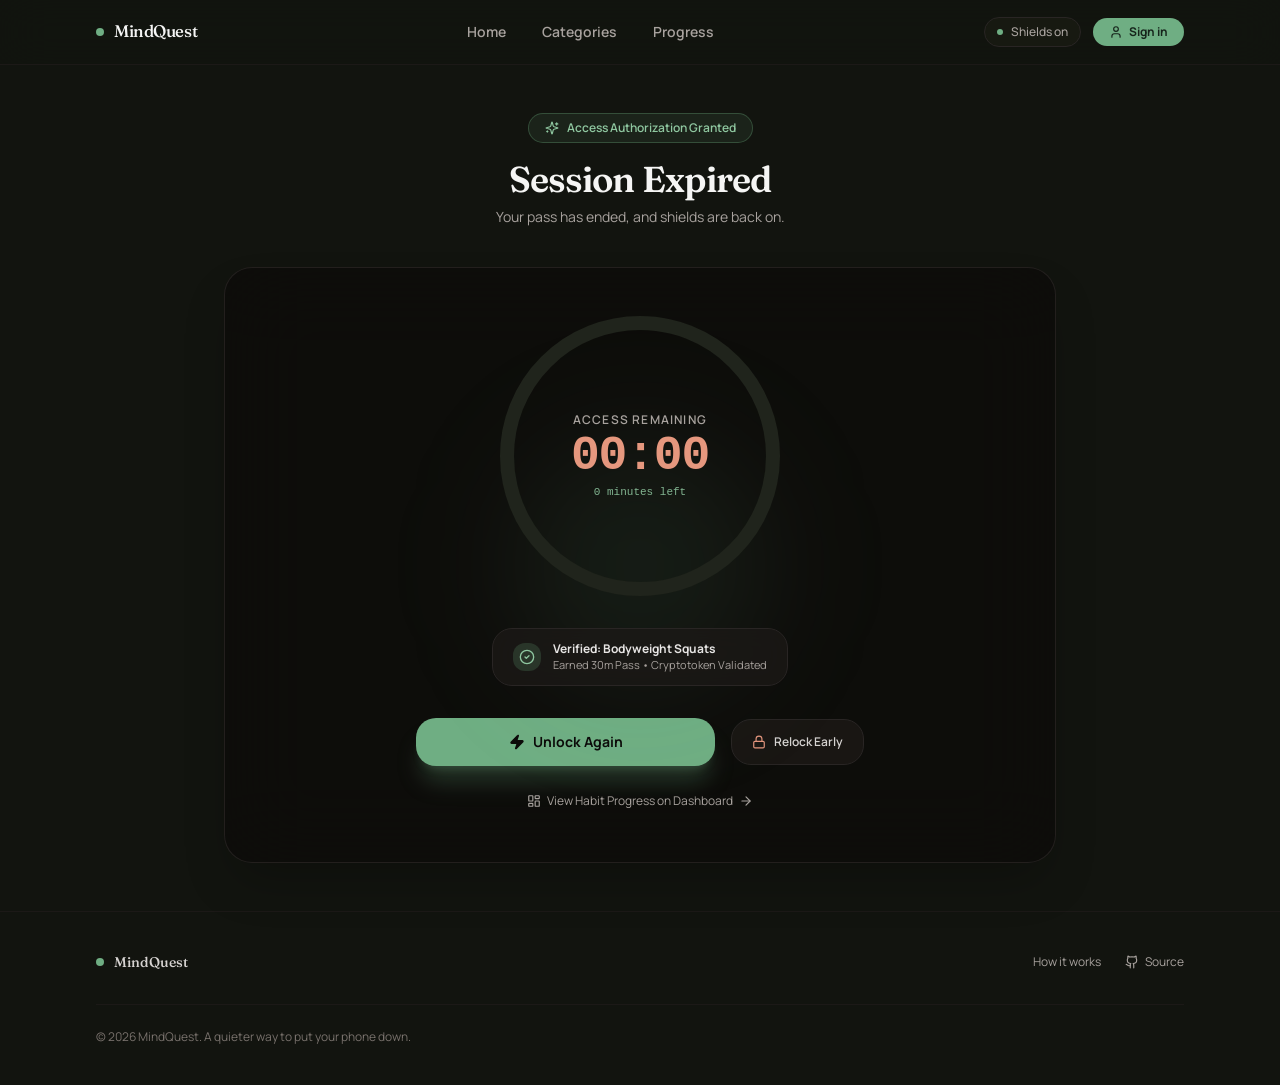
<file: success/index.html>
<!DOCTYPE html><html lang="en" class="dark scroll-smooth __variable_acff56 __variable_31cbd8"><head><meta charSet="utf-8"/><meta name="viewport" content="width=device-width, initial-scale=1"/><link rel="preload" href="/_next/static/media/2ea876e349b143af-s.p.woff2" as="font" crossorigin="" type="font/woff2"/><link rel="preload" href="/_next/static/media/361dab65036aaa05-s.p.woff2" as="font" crossorigin="" type="font/woff2"/><link rel="preload" href="/_next/static/media/55a5a3b9cb99735e-s.p.woff2" as="font" crossorigin="" type="font/woff2"/><link rel="preload" href="/_next/static/media/ed64c0f8ce54f9f0-s.p.woff2" as="font" crossorigin="" type="font/woff2"/><link rel="preload" href="/_next/static/media/fedf4c9280b16369-s.p.woff2" as="font" crossorigin="" type="font/woff2"/><link rel="stylesheet" href="/_next/static/css/0895c1e1949acf8f.css" data-precedence="next"/><link rel="preload" as="script" fetchPriority="low" href="/_next/static/chunks/webpack-50be9277cb1b5c66.js"/><script src="/_next/static/chunks/1dd3208c-6155b745386f0eca.js" async=""></script><script src="/_next/static/chunks/528-435fb001559acd07.js" async=""></script><script src="/_next/static/chunks/main-app-38f334839ee4ba2e.js" async=""></script><script src="/_next/static/chunks/75504863-639f7f88a91be5a2.js" async=""></script><script src="/_next/static/chunks/114-dd0805846a198a66.js" async=""></script><script src="/_next/static/chunks/294-2b0c8789b35fbd41.js" async=""></script><script src="/_next/static/chunks/146-bb058f2ce81885c7.js" async=""></script><script src="/_next/static/chunks/552-6267350cb90d8039.js" async=""></script><script src="/_next/static/chunks/38-eacfa67fd9234953.js" async=""></script><script src="/_next/static/chunks/app/success/page-11153cabb5f12c40.js" async=""></script><script src="/_next/static/chunks/app/layout-adbff88cafa682f8.js" async=""></script><title>MindQuest — A Calmer Way to Put Your Phone Down</title><meta name="description" content="MindQuest gently blocks distracting sites until you finish a short walk, workout, or focus exercise — no shame, no streak anxiety, just a moment to reset."/><meta name="keywords" content="digital wellbeing,screen time,habit change,youtube blocker,app blocking,mindful technology"/><meta name="next-size-adjust"/><script src="/_next/static/chunks/polyfills-42372ed130431b0a.js" noModule=""></script></head><body class="min-h-screen bg-background text-foreground flex flex-col justify-between selection:bg-brand-500/30 selection:text-brand-100 font-sans"><header class="sticky top-0 z-50 w-full border-b border-stone-900 bg-background/85 backdrop-blur-xl"><div class="container mx-auto flex h-16 max-w-6xl items-center justify-between px-4 sm:px-6 lg:px-8"><a class="flex items-center gap-2.5 group" href="/"><span class="h-2 w-2 rounded-full bg-brand-500 group-hover:scale-110 transition-transform"></span><span class="font-display text-[1.05rem] font-medium tracking-tight text-stone-100">MindQuest</span></a><nav class="hidden md:flex items-center gap-1"><a class="rounded-full px-4 py-2 text-sm font-semibold transition-colors text-stone-400 hover:text-stone-100" href="/">Home</a><a class="rounded-full px-4 py-2 text-sm font-semibold transition-colors text-stone-400 hover:text-stone-100" href="/settings/">Categories</a><a class="rounded-full px-4 py-2 text-sm font-semibold transition-colors text-stone-400 hover:text-stone-100" href="/dashboard/">Progress</a></nav><div class="flex items-center gap-3"><div class="hidden sm:flex items-center gap-2 rounded-full border border-stone-800 bg-surface-100 px-3 py-1.5 text-xs font-medium text-stone-400"><span class="h-1.5 w-1.5 rounded-full bg-brand-500"></span><span>Shields on</span></div><div class="relative"><a class="flex items-center gap-1.5 rounded-full bg-brand-500 text-brand-950 px-4 py-1.5 text-xs font-bold hover:bg-brand-400 transition-colors" href="/login/"><svg xmlns="http://www.w3.org/2000/svg" width="24" height="24" viewBox="0 0 24 24" fill="none" stroke="currentColor" stroke-width="2" stroke-linecap="round" stroke-linejoin="round" class="lucide lucide-user h-3.5 w-3.5"><path d="M19 21v-2a4 4 0 0 0-4-4H9a4 4 0 0 0-4 4v2"></path><circle cx="12" cy="7" r="4"></circle></svg><span>Sign in</span></a></div></div></div></header><main class="flex-1"><!--$!--><template data-dgst="BAILOUT_TO_CLIENT_SIDE_RENDERING"></template><div class="p-8 text-center text-stone-400">Loading session status...</div><!--/$--></main><footer class="border-t border-stone-900 bg-background py-10 text-xs text-stone-500"><div class="container mx-auto max-w-6xl px-4 sm:px-6 lg:px-8"><div class="flex flex-col sm:flex-row items-start sm:items-center justify-between gap-6 pb-8 border-b border-stone-900"><div class="flex items-center gap-2.5"><span class="h-2 w-2 rounded-full bg-brand-500"></span><span class="font-display text-sm font-medium text-stone-300">MindQuest</span></div><nav class="flex items-center gap-6 text-stone-400"><a class="hover:text-stone-200 transition-colors" href="/#architecture">How it works</a><a href="https://github.com" target="_blank" rel="noreferrer" class="flex items-center gap-1.5 hover:text-stone-200 transition-colors"><svg xmlns="http://www.w3.org/2000/svg" width="24" height="24" viewBox="0 0 24 24" fill="none" stroke="currentColor" stroke-width="2" stroke-linecap="round" stroke-linejoin="round" class="lucide lucide-github h-3.5 w-3.5"><path d="M15 22v-4a4.8 4.8 0 0 0-1-3.5c3 0 6-2 6-5.5.08-1.25-.27-2.48-1-3.5.28-1.15.28-2.35 0-3.5 0 0-1 0-3 1.5-2.64-.5-5.36-.5-8 0C6 2 5 2 5 2c-.3 1.15-.3 2.35 0 3.5A5.403 5.403 0 0 0 4 9c0 3.5 3 5.5 6 5.5-.39.49-.68 1.05-.85 1.65-.17.6-.22 1.23-.15 1.85v4"></path><path d="M9 18c-4.51 2-5-2-7-2"></path></svg><span>Source</span></a></nav></div><div class="pt-6"><p>© <!-- -->2026<!-- --> MindQuest. A quieter way to put your phone down.</p></div></div></footer><script src="/_next/static/chunks/webpack-50be9277cb1b5c66.js" async=""></script><script>(self.__next_f=self.__next_f||[]).push([0]);self.__next_f.push([2,null])</script><script>self.__next_f.push([1,"1:HL[\"/_next/static/media/2ea876e349b143af-s.p.woff2\",\"font\",{\"crossOrigin\":\"\",\"type\":\"font/woff2\"}]\n2:HL[\"/_next/static/media/361dab65036aaa05-s.p.woff2\",\"font\",{\"crossOrigin\":\"\",\"type\":\"font/woff2\"}]\n3:HL[\"/_next/static/media/55a5a3b9cb99735e-s.p.woff2\",\"font\",{\"crossOrigin\":\"\",\"type\":\"font/woff2\"}]\n4:HL[\"/_next/static/media/ed64c0f8ce54f9f0-s.p.woff2\",\"font\",{\"crossOrigin\":\"\",\"type\":\"font/woff2\"}]\n5:HL[\"/_next/static/media/fedf4c9280b16369-s.p.woff2\",\"font\",{\"crossOrigin\":\"\",\"type\":\"font/woff2\"}]\n6:HL[\"/_next/static/css/0895c1e1949acf8f.css\",\"style\"]\n"])</script><script>self.__next_f.push([1,"7:I[1815,[],\"\"]\n9:I[5428,[],\"ClientPageRoot\"]\na:I[5966,[\"93\",\"static/chunks/75504863-639f7f88a91be5a2.js\",\"114\",\"static/chunks/114-dd0805846a198a66.js\",\"294\",\"static/chunks/294-2b0c8789b35fbd41.js\",\"146\",\"static/chunks/146-bb058f2ce81885c7.js\",\"552\",\"static/chunks/552-6267350cb90d8039.js\",\"38\",\"static/chunks/38-eacfa67fd9234953.js\",\"60\",\"static/chunks/app/success/page-11153cabb5f12c40.js\"],\"default\",1]\nb:I[5092,[],\"\"]\nc:I[2023,[],\"\"]\nd:I[2038,[\"93\",\"static/chunks/75504863-639f7f88a91be5a2.js\",\"114\",\"static/chunks/114-dd0805846a198a66.js\",\"294\",\"static/chunks/294-2b0c8789b35fbd41.js\",\"146\",\"static/chunks/146-bb058f2ce81885c7.js\",\"552\",\"static/chunks/552-6267350cb90d8039.js\",\"38\",\"static/chunks/38-eacfa67fd9234953.js\",\"185\",\"static/chunks/app/layout-adbff88cafa682f8.js\"],\"AuthProvider\"]\ne:I[1019,[\"93\",\"static/chunks/75504863-639f7f88a91be5a2.js\",\"114\",\"static/chunks/114-dd0805846a198a66.js\",\"294\",\"static/chunks/294-2b0c8789b35fbd41.js\",\"146\",\"static/chunks/146-bb058f2ce81885c7.js\",\"552\",\"static/chunks/552-6267350cb90d8039.js\",\"38\",\"static/chunks/38-eacfa67fd9234953.js\",\"185\",\"static/chunks/app/layout-adbff88cafa682f8.js\"],\"Navbar\"]\nf:I[7740,[\"93\",\"static/chunks/75504863-639f7f88a91be5a2.js\",\"114\",\"static/chunks/114-dd0805846a198a66.js\",\"294\",\"static/chunks/294-2b0c8789b35fbd41.js\",\"146\",\"static/chunks/146-bb058f2ce81885c7.js\",\"552\",\"static/chunks/552-6267350cb90d8039.js\",\"38\",\"static/chunks/38-eacfa67fd9234953.js\",\"185\",\"static/chunks/app/layout-adbff88cafa682f8.js\"],\"ApiOverrideBanner\"]\n10:I[7005,[\"93\",\"static/chunks/75504863-639f7f88a91be5a2.js\",\"114\",\"static/chunks/114-dd0805846a198a66.js\",\"294\",\"static/chunks/294-2b0c8789b35fbd41.js\",\"146\",\"static/chunks/146-bb058f2ce81885c7.js\",\"552\",\"static/chunks/552-6267350cb90d8039.js\",\"38\",\"static/chunks/38-eacfa67fd9234953.js\",\"185\",\"static/chunks/app/layout-adbff88cafa682f8.js\"],\"ImportBanner\"]\n11:I[6340,[\"93\",\"static/chunks/75504863-639f7f88a91be5a2.js\",\"114\",\"static/chunks/114-dd0805846a198a66.js\",\"294\",\"static/chunks/294-2b0c8789b35fbd41.js\",\"146\",\"static/chunks/146-"])</script><script>self.__next_f.push([1,"bb058f2ce81885c7.js\",\"552\",\"static/chunks/552-6267350cb90d8039.js\",\"38\",\"static/chunks/38-eacfa67fd9234953.js\",\"185\",\"static/chunks/app/layout-adbff88cafa682f8.js\"],\"\"]\n13:I[1584,[],\"\"]\n14:[]\n"])</script><script>self.__next_f.push([1,"0:[\"$\",\"$L7\",null,{\"buildId\":\"hUExxRC9oaB3SYV7oDViF\",\"assetPrefix\":\"\",\"urlParts\":[\"\",\"success\",\"\"],\"initialTree\":[\"\",{\"children\":[\"success\",{\"children\":[\"__PAGE__\",{}]}]},\"$undefined\",\"$undefined\",true],\"initialSeedData\":[\"\",{\"children\":[\"success\",{\"children\":[\"__PAGE__\",{},[[\"$L8\",[\"$\",\"$L9\",null,{\"props\":{\"params\":{},\"searchParams\":{}},\"Component\":\"$a\"}],null],null],null]},[null,[\"$\",\"$Lb\",null,{\"parallelRouterKey\":\"children\",\"segmentPath\":[\"children\",\"success\",\"children\"],\"error\":\"$undefined\",\"errorStyles\":\"$undefined\",\"errorScripts\":\"$undefined\",\"template\":[\"$\",\"$Lc\",null,{}],\"templateStyles\":\"$undefined\",\"templateScripts\":\"$undefined\",\"notFound\":\"$undefined\",\"notFoundStyles\":\"$undefined\"}]],null]},[[[[\"$\",\"link\",\"0\",{\"rel\":\"stylesheet\",\"href\":\"/_next/static/css/0895c1e1949acf8f.css\",\"precedence\":\"next\",\"crossOrigin\":\"$undefined\"}]],[\"$\",\"html\",null,{\"lang\":\"en\",\"className\":\"dark scroll-smooth __variable_acff56 __variable_31cbd8\",\"children\":[\"$\",\"body\",null,{\"className\":\"min-h-screen bg-background text-foreground flex flex-col justify-between selection:bg-brand-500/30 selection:text-brand-100 font-sans\",\"children\":[\"$\",\"$Ld\",null,{\"children\":[[\"$\",\"$Le\",null,{}],[\"$\",\"$Lf\",null,{}],[\"$\",\"$L10\",null,{}],[\"$\",\"main\",null,{\"className\":\"flex-1\",\"children\":[\"$\",\"$Lb\",null,{\"parallelRouterKey\":\"children\",\"segmentPath\":[\"children\"],\"error\":\"$undefined\",\"errorStyles\":\"$undefined\",\"errorScripts\":\"$undefined\",\"template\":[\"$\",\"$Lc\",null,{}],\"templateStyles\":\"$undefined\",\"templateScripts\":\"$undefined\",\"notFound\":[[\"$\",\"title\",null,{\"children\":\"404: This page could not be found.\"}],[\"$\",\"div\",null,{\"style\":{\"fontFamily\":\"system-ui,\\\"Segoe UI\\\",Roboto,Helvetica,Arial,sans-serif,\\\"Apple Color Emoji\\\",\\\"Segoe UI Emoji\\\"\",\"height\":\"100vh\",\"textAlign\":\"center\",\"display\":\"flex\",\"flexDirection\":\"column\",\"alignItems\":\"center\",\"justifyContent\":\"center\"},\"children\":[\"$\",\"div\",null,{\"children\":[[\"$\",\"style\",null,{\"dangerouslySetInnerHTML\":{\"__html\":\"body{color:#000;background:#fff;margin:0}.next-error-h1{border-right:1px solid rgba(0,0,0,.3)}@media (prefers-color-scheme:dark){body{color:#fff;background:#000}.next-error-h1{border-right:1px solid rgba(255,255,255,.3)}}\"}}],[\"$\",\"h1\",null,{\"className\":\"next-error-h1\",\"style\":{\"display\":\"inline-block\",\"margin\":\"0 20px 0 0\",\"padding\":\"0 23px 0 0\",\"fontSize\":24,\"fontWeight\":500,\"verticalAlign\":\"top\",\"lineHeight\":\"49px\"},\"children\":\"404\"}],[\"$\",\"div\",null,{\"style\":{\"display\":\"inline-block\"},\"children\":[\"$\",\"h2\",null,{\"style\":{\"fontSize\":14,\"fontWeight\":400,\"lineHeight\":\"49px\",\"margin\":0},\"children\":\"This page could not be found.\"}]}]]}]}]],\"notFoundStyles\":[]}]}],[\"$\",\"footer\",null,{\"className\":\"border-t border-stone-900 bg-background py-10 text-xs text-stone-500\",\"children\":[\"$\",\"div\",null,{\"className\":\"container mx-auto max-w-6xl px-4 sm:px-6 lg:px-8\",\"children\":[[\"$\",\"div\",null,{\"className\":\"flex flex-col sm:flex-row items-start sm:items-center justify-between gap-6 pb-8 border-b border-stone-900\",\"children\":[[\"$\",\"div\",null,{\"className\":\"flex items-center gap-2.5\",\"children\":[[\"$\",\"span\",null,{\"className\":\"h-2 w-2 rounded-full bg-brand-500\"}],[\"$\",\"span\",null,{\"className\":\"font-display text-sm font-medium text-stone-300\",\"children\":\"MindQuest\"}]]}],[\"$\",\"nav\",null,{\"className\":\"flex items-center gap-6 text-stone-400\",\"children\":[[\"$\",\"$L11\",null,{\"href\":\"/#architecture\",\"className\":\"hover:text-stone-200 transition-colors\",\"children\":\"How it works\"}],[\"$\",\"a\",null,{\"href\":\"https://github.com\",\"target\":\"_blank\",\"rel\":\"noreferrer\",\"className\":\"flex items-center gap-1.5 hover:text-stone-200 transition-colors\",\"children\":[[\"$\",\"svg\",null,{\"xmlns\":\"http://www.w3.org/2000/svg\",\"width\":24,\"height\":24,\"viewBox\":\"0 0 24 24\",\"fill\":\"none\",\"stroke\":\"currentColor\",\"strokeWidth\":2,\"strokeLinecap\":\"round\",\"strokeLinejoin\":\"round\",\"className\":\"lucide lucide-github h-3.5 w-3.5\",\"children\":[[\"$\",\"path\",\"tonef\",{\"d\":\"M15 22v-4a4.8 4.8 0 0 0-1-3.5c3 0 6-2 6-5.5.08-1.25-.27-2.48-1-3.5.28-1.15.28-2.35 0-3.5 0 0-1 0-3 1.5-2.64-.5-5.36-.5-8 0C6 2 5 2 5 2c-.3 1.15-.3 2.35 0 3.5A5.403 5.403 0 0 0 4 9c0 3.5 3 5.5 6 5.5-.39.49-.68 1.05-.85 1.65-.17.6-.22 1.23-.15 1.85v4\"}],[\"$\",\"path\",\"9comsn\",{\"d\":\"M9 18c-4.51 2-5-2-7-2\"}],\"$undefined\"]}],[\"$\",\"span\",null,{\"children\":\"Source\"}]]}]]}]]}],[\"$\",\"div\",null,{\"className\":\"pt-6\",\"children\":[\"$\",\"p\",null,{\"children\":[\"© \",2026,\" MindQuest. A quieter way to put your phone down.\"]}]}]]}]}]]}]}]}]],null],null],\"couldBeIntercepted\":false,\"initialHead\":[null,\"$L12\"],\"globalErrorComponent\":\"$13\",\"missingSlots\":\"$W14\"}]\n"])</script><script>self.__next_f.push([1,"12:[[\"$\",\"meta\",\"0\",{\"name\":\"viewport\",\"content\":\"width=device-width, initial-scale=1\"}],[\"$\",\"meta\",\"1\",{\"charSet\":\"utf-8\"}],[\"$\",\"title\",\"2\",{\"children\":\"MindQuest — A Calmer Way to Put Your Phone Down\"}],[\"$\",\"meta\",\"3\",{\"name\":\"description\",\"content\":\"MindQuest gently blocks distracting sites until you finish a short walk, workout, or focus exercise — no shame, no streak anxiety, just a moment to reset.\"}],[\"$\",\"meta\",\"4\",{\"name\":\"keywords\",\"content\":\"digital wellbeing,screen time,habit change,youtube blocker,app blocking,mindful technology\"}],[\"$\",\"meta\",\"5\",{\"name\":\"next-size-adjust\"}]]\n8:null\n"])</script></body></html>
</file>
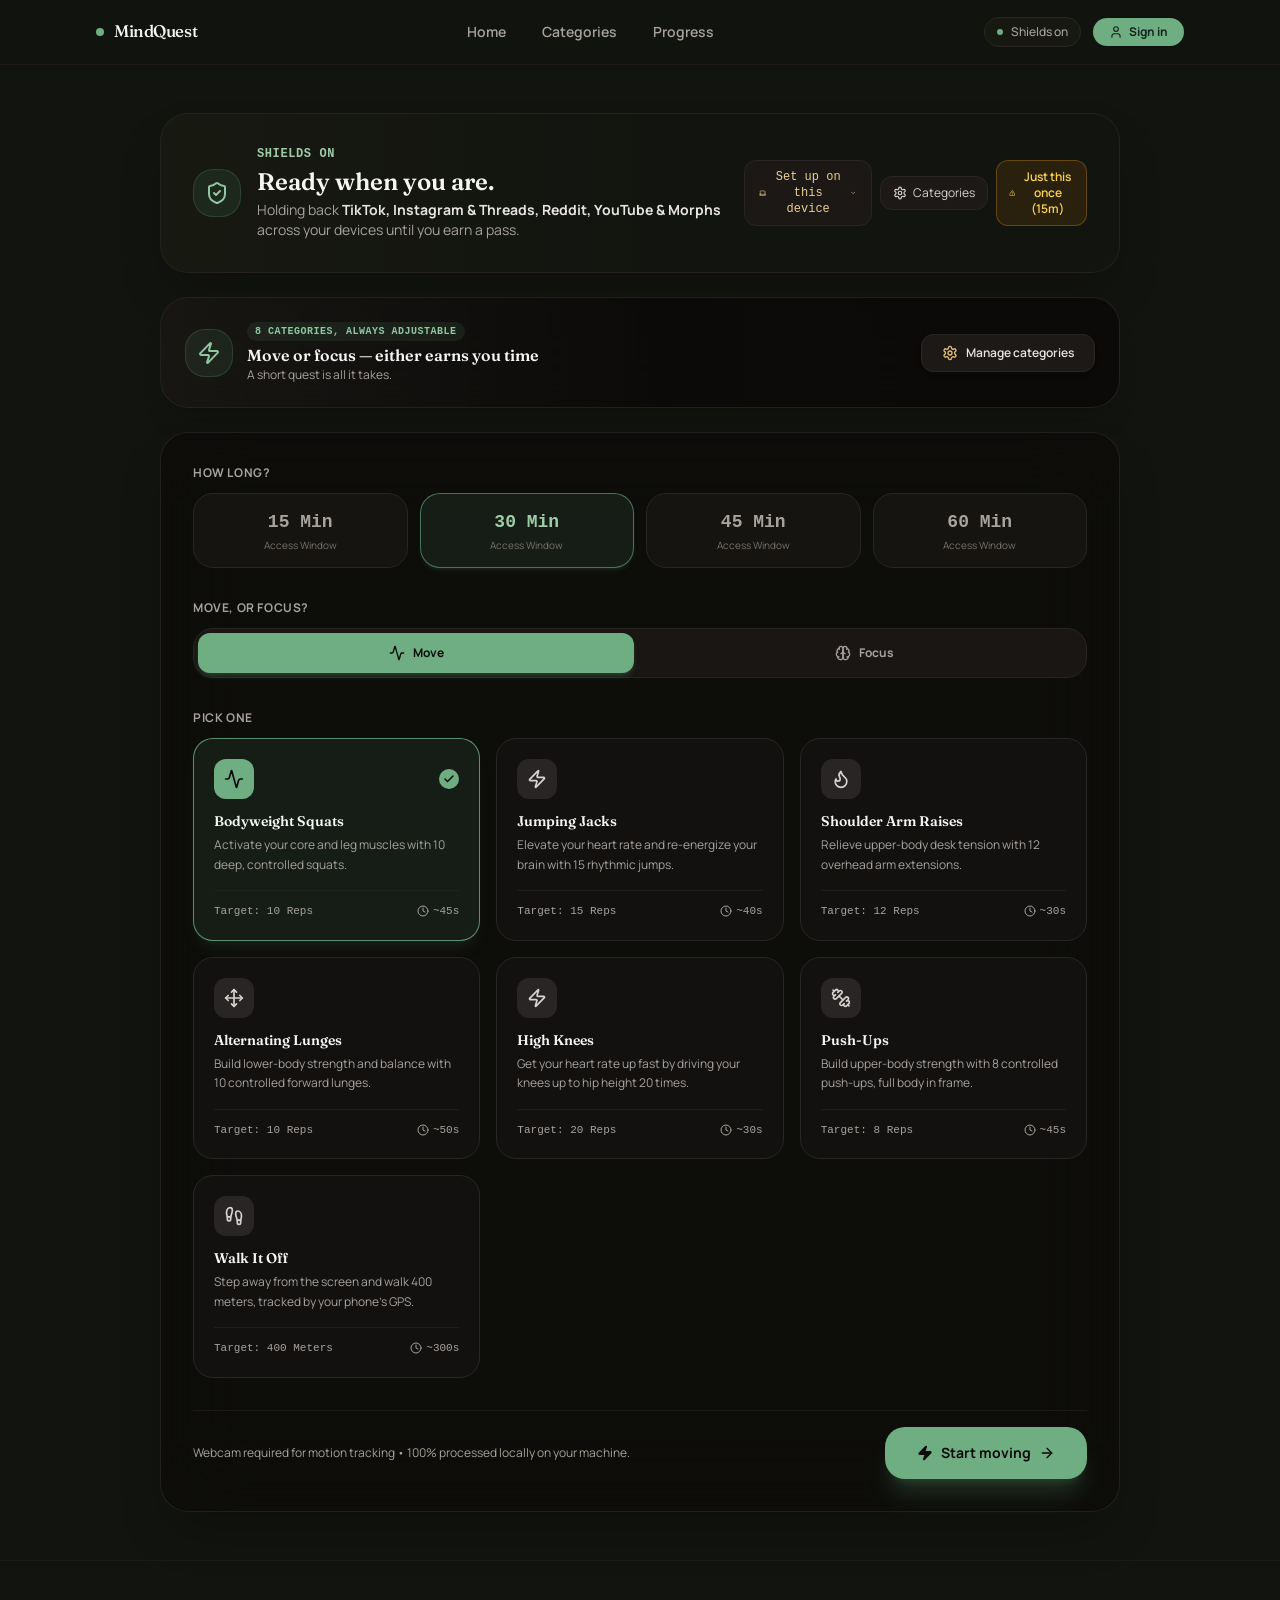
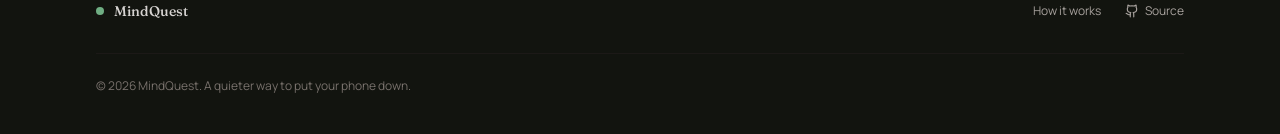
<file: unlock/index.html>
<!DOCTYPE html><html lang="en" class="dark scroll-smooth __variable_acff56 __variable_31cbd8"><head><meta charSet="utf-8"/><meta name="viewport" content="width=device-width, initial-scale=1"/><link rel="preload" href="/_next/static/media/2ea876e349b143af-s.p.woff2" as="font" crossorigin="" type="font/woff2"/><link rel="preload" href="/_next/static/media/361dab65036aaa05-s.p.woff2" as="font" crossorigin="" type="font/woff2"/><link rel="preload" href="/_next/static/media/55a5a3b9cb99735e-s.p.woff2" as="font" crossorigin="" type="font/woff2"/><link rel="preload" href="/_next/static/media/ed64c0f8ce54f9f0-s.p.woff2" as="font" crossorigin="" type="font/woff2"/><link rel="preload" href="/_next/static/media/fedf4c9280b16369-s.p.woff2" as="font" crossorigin="" type="font/woff2"/><link rel="stylesheet" href="/_next/static/css/0895c1e1949acf8f.css" data-precedence="next"/><link rel="preload" as="script" fetchPriority="low" href="/_next/static/chunks/webpack-50be9277cb1b5c66.js"/><script src="/_next/static/chunks/1dd3208c-6155b745386f0eca.js" async=""></script><script src="/_next/static/chunks/528-435fb001559acd07.js" async=""></script><script src="/_next/static/chunks/main-app-38f334839ee4ba2e.js" async=""></script><script src="/_next/static/chunks/75504863-639f7f88a91be5a2.js" async=""></script><script src="/_next/static/chunks/114-dd0805846a198a66.js" async=""></script><script src="/_next/static/chunks/294-2b0c8789b35fbd41.js" async=""></script><script src="/_next/static/chunks/146-bb058f2ce81885c7.js" async=""></script><script src="/_next/static/chunks/680-24927ecf6f443e43.js" async=""></script><script src="/_next/static/chunks/552-6267350cb90d8039.js" async=""></script><script src="/_next/static/chunks/38-eacfa67fd9234953.js" async=""></script><script src="/_next/static/chunks/app/unlock/page-7b6311c994f4caa4.js" async=""></script><script src="/_next/static/chunks/app/layout-adbff88cafa682f8.js" async=""></script><title>MindQuest — A Calmer Way to Put Your Phone Down</title><meta name="description" content="MindQuest gently blocks distracting sites until you finish a short walk, workout, or focus exercise — no shame, no streak anxiety, just a moment to reset."/><meta name="keywords" content="digital wellbeing,screen time,habit change,youtube blocker,app blocking,mindful technology"/><meta name="next-size-adjust"/><script src="/_next/static/chunks/polyfills-42372ed130431b0a.js" noModule=""></script></head><body class="min-h-screen bg-background text-foreground flex flex-col justify-between selection:bg-brand-500/30 selection:text-brand-100 font-sans"><header class="sticky top-0 z-50 w-full border-b border-stone-900 bg-background/85 backdrop-blur-xl"><div class="container mx-auto flex h-16 max-w-6xl items-center justify-between px-4 sm:px-6 lg:px-8"><a class="flex items-center gap-2.5 group" href="/"><span class="h-2 w-2 rounded-full bg-brand-500 group-hover:scale-110 transition-transform"></span><span class="font-display text-[1.05rem] font-medium tracking-tight text-stone-100">MindQuest</span></a><nav class="hidden md:flex items-center gap-1"><a class="rounded-full px-4 py-2 text-sm font-semibold transition-colors text-stone-400 hover:text-stone-100" href="/">Home</a><a class="rounded-full px-4 py-2 text-sm font-semibold transition-colors text-stone-400 hover:text-stone-100" href="/settings/">Categories</a><a class="rounded-full px-4 py-2 text-sm font-semibold transition-colors text-stone-400 hover:text-stone-100" href="/dashboard/">Progress</a></nav><div class="flex items-center gap-3"><div class="hidden sm:flex items-center gap-2 rounded-full border border-stone-800 bg-surface-100 px-3 py-1.5 text-xs font-medium text-stone-400"><span class="h-1.5 w-1.5 rounded-full bg-brand-500"></span><span>Shields on</span></div><div class="relative"><a class="flex items-center gap-1.5 rounded-full bg-brand-500 text-brand-950 px-4 py-1.5 text-xs font-bold hover:bg-brand-400 transition-colors" href="/login/"><svg xmlns="http://www.w3.org/2000/svg" width="24" height="24" viewBox="0 0 24 24" fill="none" stroke="currentColor" stroke-width="2" stroke-linecap="round" stroke-linejoin="round" class="lucide lucide-user h-3.5 w-3.5"><path d="M19 21v-2a4 4 0 0 0-4-4H9a4 4 0 0 0-4 4v2"></path><circle cx="12" cy="7" r="4"></circle></svg><span>Sign in</span></a></div></div></div></header><main class="flex-1"><div class="min-h-[calc(100vh-4rem)] py-12 px-4 sm:px-6 lg:px-8 max-w-5xl mx-auto flex flex-col justify-center space-y-6"><div class="rounded-3xl border border-stone-800/80 bg-gradient-to-r from-surface-100 via-background to-background p-6 sm:p-8 backdrop-blur-2xl shadow-2xl relative overflow-hidden"><div class="absolute top-0 right-0 h-40 w-40 bg-brand-500/8 rounded-full blur-3xl pointer-events-none"></div><div class="flex flex-col sm:flex-row items-start sm:items-center justify-between gap-4"><div class="flex items-center gap-4"><div class="flex h-12 w-12 items-center justify-center rounded-2xl bg-brand-500/10 text-brand-400 border border-brand-500/20 shrink-0"><svg xmlns="http://www.w3.org/2000/svg" width="24" height="24" viewBox="0 0 24 24" fill="none" stroke="currentColor" stroke-width="2" stroke-linecap="round" stroke-linejoin="round" class="lucide lucide-shield-check h-6 w-6"><path d="M20 13c0 5-3.5 7.5-7.66 8.95a1 1 0 0 1-.67-.01C7.5 20.5 4 18 4 13V6a1 1 0 0 1 1-1c2 0 4.5-1.2 6.24-2.72a1.17 1.17 0 0 1 1.52 0C14.51 3.81 17 5 19 5a1 1 0 0 1 1 1z"></path><path d="m9 12 2 2 4-4"></path></svg></div><div><div class="flex items-center gap-2"><span class="text-xs font-mono font-bold text-brand-300 uppercase tracking-wider">Shields on</span></div><h1 class="text-xl sm:text-2xl font-bold text-stone-100 mt-1">Ready when you are.</h1><p class="text-xs sm:text-sm text-stone-400 mt-0.5">Holding back <strong class="text-stone-200">TikTok, Instagram &amp; Threads, Reddit, YouTube &amp; Morphs</strong> across your devices until you earn a pass.</p></div></div><div class="flex items-center gap-2"><button class="flex items-center gap-2 rounded-xl bg-stone-900/90 hover:bg-stone-800 px-3.5 py-2 border border-stone-800 text-xs font-mono text-accent-300 transition-colors"><svg xmlns="http://www.w3.org/2000/svg" width="24" height="24" viewBox="0 0 24 24" fill="none" stroke="currentColor" stroke-width="2" stroke-linecap="round" stroke-linejoin="round" class="lucide lucide-laptop h-4 w-4"><path d="M20 16V7a2 2 0 0 0-2-2H6a2 2 0 0 0-2 2v9m16 0H4m16 0 1.28 2.55a1 1 0 0 1-.9 1.45H3.62a1 1 0 0 1-.9-1.45L4 16"></path></svg><span>Set up on this device</span><svg xmlns="http://www.w3.org/2000/svg" width="24" height="24" viewBox="0 0 24 24" fill="none" stroke="currentColor" stroke-width="2" stroke-linecap="round" stroke-linejoin="round" class="lucide lucide-chevron-down h-3.5 w-3.5"><path d="m6 9 6 6 6-6"></path></svg></button><a class="flex items-center gap-1.5 rounded-xl bg-stone-900 hover:bg-stone-800 px-3 py-2 border border-stone-800 text-xs text-stone-300 transition-colors" href="/settings/"><svg xmlns="http://www.w3.org/2000/svg" width="24" height="24" viewBox="0 0 24 24" fill="none" stroke="currentColor" stroke-width="2" stroke-linecap="round" stroke-linejoin="round" class="lucide lucide-settings h-3.5 w-3.5"><path d="M12.22 2h-.44a2 2 0 0 0-2 2v.18a2 2 0 0 1-1 1.73l-.43.25a2 2 0 0 1-2 0l-.15-.08a2 2 0 0 0-2.73.73l-.22.38a2 2 0 0 0 .73 2.73l.15.1a2 2 0 0 1 1 1.72v.51a2 2 0 0 1-1 1.74l-.15.09a2 2 0 0 0-.73 2.73l.22.38a2 2 0 0 0 2.73.73l.15-.08a2 2 0 0 1 2 0l.43.25a2 2 0 0 1 1 1.73V20a2 2 0 0 0 2 2h.44a2 2 0 0 0 2-2v-.18a2 2 0 0 1 1-1.73l.43-.25a2 2 0 0 1 2 0l.15.08a2 2 0 0 0 2.73-.73l.22-.39a2 2 0 0 0-.73-2.73l-.15-.08a2 2 0 0 1-1-1.74v-.5a2 2 0 0 1 1-1.74l.15-.09a2 2 0 0 0 .73-2.73l-.22-.38a2 2 0 0 0-2.73-.73l-.15.08a2 2 0 0 1-2 0l-.43-.25a2 2 0 0 1-1-1.73V4a2 2 0 0 0-2-2z"></path><circle cx="12" cy="12" r="3"></circle></svg><span>Categories</span></a><button title="Skip the quest just this once, for 15 minutes. Limited to 3 uses a day." class="flex items-center gap-1.5 rounded-xl bg-amber-500/10 hover:bg-amber-500/20 px-3 py-2 border border-amber-500/30 text-xs font-semibold text-amber-300 transition-colors disabled:opacity-50"><svg xmlns="http://www.w3.org/2000/svg" width="24" height="24" viewBox="0 0 24 24" fill="none" stroke="currentColor" stroke-width="2" stroke-linecap="round" stroke-linejoin="round" class="lucide lucide-triangle-alert h-3.5 w-3.5"><path d="m21.73 18-8-14a2 2 0 0 0-3.48 0l-8 14A2 2 0 0 0 4 21h16a2 2 0 0 0 1.73-3"></path><path d="M12 9v4"></path><path d="M12 17h.01"></path></svg><span>Just this once (15m)</span></button></div></div></div><div class="rounded-3xl border border-stone-800/80 bg-gradient-to-r from-stone-900/60 via-stone-950/90 to-stone-950 p-5 sm:p-6 backdrop-blur-2xl shadow-xl flex flex-col sm:flex-row items-center justify-between gap-4"><div class="flex items-center gap-3.5"><div class="flex h-12 w-12 items-center justify-center rounded-2xl bg-brand-500/10 text-brand-400 border border-brand-500/20 shrink-0"><svg xmlns="http://www.w3.org/2000/svg" width="24" height="24" viewBox="0 0 24 24" fill="none" stroke="currentColor" stroke-width="2" stroke-linecap="round" stroke-linejoin="round" class="lucide lucide-zap h-6 w-6"><path d="M4 14a1 1 0 0 1-.78-1.63l9.9-10.2a.5.5 0 0 1 .86.46l-1.92 6.02A1 1 0 0 0 13 10h7a1 1 0 0 1 .78 1.63l-9.9 10.2a.5.5 0 0 1-.86-.46l1.92-6.02A1 1 0 0 0 11 14z"></path></svg></div><div><div class="flex items-center gap-2"><span class="text-[10px] font-mono font-bold uppercase tracking-wider text-brand-400 bg-brand-500/10 px-2 py-0.5 rounded-full">8 categories, always adjustable</span></div><h3 class="text-base font-bold text-stone-100 mt-0.5">Move or focus — either earns you time</h3><p class="text-xs text-stone-400">A short quest is all it takes.</p></div></div><a class="w-full sm:w-auto px-5 py-2.5 rounded-xl bg-stone-900 hover:bg-stone-800 border border-stone-800 text-stone-200 font-semibold text-xs shadow-md flex items-center justify-center gap-2 transition-all" href="/settings/"><svg xmlns="http://www.w3.org/2000/svg" width="24" height="24" viewBox="0 0 24 24" fill="none" stroke="currentColor" stroke-width="2" stroke-linecap="round" stroke-linejoin="round" class="lucide lucide-settings h-4 w-4 text-accent-400"><path d="M12.22 2h-.44a2 2 0 0 0-2 2v.18a2 2 0 0 1-1 1.73l-.43.25a2 2 0 0 1-2 0l-.15-.08a2 2 0 0 0-2.73.73l-.22.38a2 2 0 0 0 .73 2.73l.15.1a2 2 0 0 1 1 1.72v.51a2 2 0 0 1-1 1.74l-.15.09a2 2 0 0 0-.73 2.73l.22.38a2 2 0 0 0 2.73.73l.15-.08a2 2 0 0 1 2 0l.43.25a2 2 0 0 1 1 1.73V20a2 2 0 0 0 2 2h.44a2 2 0 0 0 2-2v-.18a2 2 0 0 1 1-1.73l.43-.25a2 2 0 0 1 2 0l.15.08a2 2 0 0 0 2.73-.73l.22-.39a2 2 0 0 0-.73-2.73l-.15-.08a2 2 0 0 1-1-1.74v-.5a2 2 0 0 1 1-1.74l.15-.09a2 2 0 0 0 .73-2.73l-.22-.38a2 2 0 0 0-2.73-.73l-.15.08a2 2 0 0 1-2 0l-.43-.25a2 2 0 0 1-1-1.73V4a2 2 0 0 0-2-2z"></path><circle cx="12" cy="12" r="3"></circle></svg><span>Manage categories</span></a></div><div class="rounded-3xl border border-stone-800/80 bg-stone-950/70 backdrop-blur-2xl p-6 sm:p-8 shadow-2xl space-y-8"><div><label class="text-xs font-bold uppercase tracking-wider text-stone-400 block mb-3">How long?</label><div class="grid grid-cols-2 sm:grid-cols-4 gap-3"><button class="flex flex-col items-center justify-center p-3.5 rounded-2xl border transition-all duration-200 border-stone-800 bg-stone-900/60 text-stone-400 hover:border-stone-700 hover:text-stone-200"><span class="font-mono text-lg font-bold">15<!-- --> Min</span><span class="text-[10px] text-stone-500 mt-0.5">Access Window</span></button><button class="flex flex-col items-center justify-center p-3.5 rounded-2xl border transition-all duration-200 border-brand-500/60 bg-brand-500/10 text-brand-300 shadow-md shadow-brand-500/10"><span class="font-mono text-lg font-bold">30<!-- --> Min</span><span class="text-[10px] text-stone-500 mt-0.5">Access Window</span></button><button class="flex flex-col items-center justify-center p-3.5 rounded-2xl border transition-all duration-200 border-stone-800 bg-stone-900/60 text-stone-400 hover:border-stone-700 hover:text-stone-200"><span class="font-mono text-lg font-bold">45<!-- --> Min</span><span class="text-[10px] text-stone-500 mt-0.5">Access Window</span></button><button class="flex flex-col items-center justify-center p-3.5 rounded-2xl border transition-all duration-200 border-stone-800 bg-stone-900/60 text-stone-400 hover:border-stone-700 hover:text-stone-200"><span class="font-mono text-lg font-bold">60<!-- --> Min</span><span class="text-[10px] text-stone-500 mt-0.5">Access Window</span></button></div></div><div><label class="text-xs font-bold uppercase tracking-wider text-stone-400 block mb-3">Move, or focus?</label><div class="grid grid-cols-2 gap-3 p-1 rounded-2xl bg-stone-900/80 border border-stone-800"><button class="flex items-center justify-center gap-2 py-3 rounded-xl text-xs font-bold transition-all bg-brand-500 text-stone-950 shadow-md shadow-brand-500/20"><svg xmlns="http://www.w3.org/2000/svg" width="24" height="24" viewBox="0 0 24 24" fill="none" stroke="currentColor" stroke-width="2" stroke-linecap="round" stroke-linejoin="round" class="lucide lucide-activity h-4 w-4"><path d="M22 12h-2.48a2 2 0 0 0-1.93 1.46l-2.35 8.36a.25.25 0 0 1-.48 0L9.24 2.18a.25.25 0 0 0-.48 0l-2.35 8.36A2 2 0 0 1 4.49 12H2"></path></svg><span>Move</span></button><button class="flex items-center justify-center gap-2 py-3 rounded-xl text-xs font-bold transition-all text-stone-400 hover:text-stone-200"><svg xmlns="http://www.w3.org/2000/svg" width="24" height="24" viewBox="0 0 24 24" fill="none" stroke="currentColor" stroke-width="2" stroke-linecap="round" stroke-linejoin="round" class="lucide lucide-brain h-4 w-4"><path d="M12 5a3 3 0 1 0-5.997.125 4 4 0 0 0-2.526 5.77 4 4 0 0 0 .556 6.588A4 4 0 1 0 12 18Z"></path><path d="M12 5a3 3 0 1 1 5.997.125 4 4 0 0 1 2.526 5.77 4 4 0 0 1-.556 6.588A4 4 0 1 1 12 18Z"></path><path d="M15 13a4.5 4.5 0 0 1-3-4 4.5 4.5 0 0 1-3 4"></path><path d="M17.599 6.5a3 3 0 0 0 .399-1.375"></path><path d="M6.003 5.125A3 3 0 0 0 6.401 6.5"></path><path d="M3.477 10.896a4 4 0 0 1 .585-.396"></path><path d="M19.938 10.5a4 4 0 0 1 .585.396"></path><path d="M6 18a4 4 0 0 1-1.967-.516"></path><path d="M19.967 17.484A4 4 0 0 1 18 18"></path></svg><span>Focus</span></button></div></div><div><label class="text-xs font-bold uppercase tracking-wider text-stone-400 block mb-3">Pick one</label><div class="grid grid-cols-1 md:grid-cols-3 gap-4"><div class="group relative rounded-2xl border p-5 cursor-pointer transition-all duration-200 flex flex-col justify-between border-brand-500/80 bg-brand-500/10 shadow-lg shadow-brand-500/10"><div><div class="flex items-center justify-between mb-3"><div class="h-10 w-10 rounded-xl flex items-center justify-center transition-colors bg-brand-500 text-stone-950"><svg xmlns="http://www.w3.org/2000/svg" width="24" height="24" viewBox="0 0 24 24" fill="none" stroke="currentColor" stroke-width="2" stroke-linecap="round" stroke-linejoin="round" class="lucide lucide-activity h-5 w-5"><path d="M22 12h-2.48a2 2 0 0 0-1.93 1.46l-2.35 8.36a.25.25 0 0 1-.48 0L9.24 2.18a.25.25 0 0 0-.48 0l-2.35 8.36A2 2 0 0 1 4.49 12H2"></path></svg></div><span class="flex h-5 w-5 items-center justify-center rounded-full bg-brand-500 text-stone-950"><svg xmlns="http://www.w3.org/2000/svg" width="24" height="24" viewBox="0 0 24 24" fill="none" stroke="currentColor" stroke-width="2" stroke-linecap="round" stroke-linejoin="round" class="lucide lucide-check h-3 w-3 stroke-[3]"><path d="M20 6 9 17l-5-5"></path></svg></span></div><h3 class="font-bold text-stone-100 text-sm">Bodyweight Squats</h3><p class="text-xs text-stone-400 mt-1 leading-relaxed line-clamp-2">Activate your core and leg muscles with 10 deep, controlled squats.</p></div><div class="mt-4 pt-3 border-t border-stone-800/60 flex items-center justify-between text-[11px] font-mono text-stone-400"><span>Target: <!-- -->10<!-- --> <!-- -->Reps</span><span class="flex items-center gap-1"><svg xmlns="http://www.w3.org/2000/svg" width="24" height="24" viewBox="0 0 24 24" fill="none" stroke="currentColor" stroke-width="2" stroke-linecap="round" stroke-linejoin="round" class="lucide lucide-clock h-3 w-3"><circle cx="12" cy="12" r="10"></circle><polyline points="12 6 12 12 16 14"></polyline></svg><span>~<!-- -->45<!-- -->s</span></span></div></div><div class="group relative rounded-2xl border p-5 cursor-pointer transition-all duration-200 flex flex-col justify-between border-stone-800 bg-stone-900/40 hover:border-stone-700 hover:bg-stone-900/70"><div><div class="flex items-center justify-between mb-3"><div class="h-10 w-10 rounded-xl flex items-center justify-center transition-colors bg-stone-800 text-stone-300 group-hover:text-brand-400"><svg xmlns="http://www.w3.org/2000/svg" width="24" height="24" viewBox="0 0 24 24" fill="none" stroke="currentColor" stroke-width="2" stroke-linecap="round" stroke-linejoin="round" class="lucide lucide-zap h-5 w-5"><path d="M4 14a1 1 0 0 1-.78-1.63l9.9-10.2a.5.5 0 0 1 .86.46l-1.92 6.02A1 1 0 0 0 13 10h7a1 1 0 0 1 .78 1.63l-9.9 10.2a.5.5 0 0 1-.86-.46l1.92-6.02A1 1 0 0 0 11 14z"></path></svg></div></div><h3 class="font-bold text-stone-100 text-sm">Jumping Jacks</h3><p class="text-xs text-stone-400 mt-1 leading-relaxed line-clamp-2">Elevate your heart rate and re-energize your brain with 15 rhythmic jumps.</p></div><div class="mt-4 pt-3 border-t border-stone-800/60 flex items-center justify-between text-[11px] font-mono text-stone-400"><span>Target: <!-- -->15<!-- --> <!-- -->Reps</span><span class="flex items-center gap-1"><svg xmlns="http://www.w3.org/2000/svg" width="24" height="24" viewBox="0 0 24 24" fill="none" stroke="currentColor" stroke-width="2" stroke-linecap="round" stroke-linejoin="round" class="lucide lucide-clock h-3 w-3"><circle cx="12" cy="12" r="10"></circle><polyline points="12 6 12 12 16 14"></polyline></svg><span>~<!-- -->40<!-- -->s</span></span></div></div><div class="group relative rounded-2xl border p-5 cursor-pointer transition-all duration-200 flex flex-col justify-between border-stone-800 bg-stone-900/40 hover:border-stone-700 hover:bg-stone-900/70"><div><div class="flex items-center justify-between mb-3"><div class="h-10 w-10 rounded-xl flex items-center justify-center transition-colors bg-stone-800 text-stone-300 group-hover:text-brand-400"><svg xmlns="http://www.w3.org/2000/svg" width="24" height="24" viewBox="0 0 24 24" fill="none" stroke="currentColor" stroke-width="2" stroke-linecap="round" stroke-linejoin="round" class="lucide lucide-flame h-5 w-5"><path d="M8.5 14.5A2.5 2.5 0 0 0 11 12c0-1.38-.5-2-1-3-1.072-2.143-.224-4.054 2-6 .5 2.5 2 4.9 4 6.5 2 1.6 3 3.5 3 5.5a7 7 0 1 1-14 0c0-1.153.433-2.294 1-3a2.5 2.5 0 0 0 2.5 2.5z"></path></svg></div></div><h3 class="font-bold text-stone-100 text-sm">Shoulder Arm Raises</h3><p class="text-xs text-stone-400 mt-1 leading-relaxed line-clamp-2">Relieve upper-body desk tension with 12 overhead arm extensions.</p></div><div class="mt-4 pt-3 border-t border-stone-800/60 flex items-center justify-between text-[11px] font-mono text-stone-400"><span>Target: <!-- -->12<!-- --> <!-- -->Reps</span><span class="flex items-center gap-1"><svg xmlns="http://www.w3.org/2000/svg" width="24" height="24" viewBox="0 0 24 24" fill="none" stroke="currentColor" stroke-width="2" stroke-linecap="round" stroke-linejoin="round" class="lucide lucide-clock h-3 w-3"><circle cx="12" cy="12" r="10"></circle><polyline points="12 6 12 12 16 14"></polyline></svg><span>~<!-- -->30<!-- -->s</span></span></div></div><div class="group relative rounded-2xl border p-5 cursor-pointer transition-all duration-200 flex flex-col justify-between border-stone-800 bg-stone-900/40 hover:border-stone-700 hover:bg-stone-900/70"><div><div class="flex items-center justify-between mb-3"><div class="h-10 w-10 rounded-xl flex items-center justify-center transition-colors bg-stone-800 text-stone-300 group-hover:text-brand-400"><svg xmlns="http://www.w3.org/2000/svg" width="24" height="24" viewBox="0 0 24 24" fill="none" stroke="currentColor" stroke-width="2" stroke-linecap="round" stroke-linejoin="round" class="lucide lucide-move h-5 w-5"><polyline points="5 9 2 12 5 15"></polyline><polyline points="9 5 12 2 15 5"></polyline><polyline points="15 19 12 22 9 19"></polyline><polyline points="19 9 22 12 19 15"></polyline><line x1="2" x2="22" y1="12" y2="12"></line><line x1="12" x2="12" y1="2" y2="22"></line></svg></div></div><h3 class="font-bold text-stone-100 text-sm">Alternating Lunges</h3><p class="text-xs text-stone-400 mt-1 leading-relaxed line-clamp-2">Build lower-body strength and balance with 10 controlled forward lunges.</p></div><div class="mt-4 pt-3 border-t border-stone-800/60 flex items-center justify-between text-[11px] font-mono text-stone-400"><span>Target: <!-- -->10<!-- --> <!-- -->Reps</span><span class="flex items-center gap-1"><svg xmlns="http://www.w3.org/2000/svg" width="24" height="24" viewBox="0 0 24 24" fill="none" stroke="currentColor" stroke-width="2" stroke-linecap="round" stroke-linejoin="round" class="lucide lucide-clock h-3 w-3"><circle cx="12" cy="12" r="10"></circle><polyline points="12 6 12 12 16 14"></polyline></svg><span>~<!-- -->50<!-- -->s</span></span></div></div><div class="group relative rounded-2xl border p-5 cursor-pointer transition-all duration-200 flex flex-col justify-between border-stone-800 bg-stone-900/40 hover:border-stone-700 hover:bg-stone-900/70"><div><div class="flex items-center justify-between mb-3"><div class="h-10 w-10 rounded-xl flex items-center justify-center transition-colors bg-stone-800 text-stone-300 group-hover:text-brand-400"><svg xmlns="http://www.w3.org/2000/svg" width="24" height="24" viewBox="0 0 24 24" fill="none" stroke="currentColor" stroke-width="2" stroke-linecap="round" stroke-linejoin="round" class="lucide lucide-zap h-5 w-5"><path d="M4 14a1 1 0 0 1-.78-1.63l9.9-10.2a.5.5 0 0 1 .86.46l-1.92 6.02A1 1 0 0 0 13 10h7a1 1 0 0 1 .78 1.63l-9.9 10.2a.5.5 0 0 1-.86-.46l1.92-6.02A1 1 0 0 0 11 14z"></path></svg></div></div><h3 class="font-bold text-stone-100 text-sm">High Knees</h3><p class="text-xs text-stone-400 mt-1 leading-relaxed line-clamp-2">Get your heart rate up fast by driving your knees up to hip height 20 times.</p></div><div class="mt-4 pt-3 border-t border-stone-800/60 flex items-center justify-between text-[11px] font-mono text-stone-400"><span>Target: <!-- -->20<!-- --> <!-- -->Reps</span><span class="flex items-center gap-1"><svg xmlns="http://www.w3.org/2000/svg" width="24" height="24" viewBox="0 0 24 24" fill="none" stroke="currentColor" stroke-width="2" stroke-linecap="round" stroke-linejoin="round" class="lucide lucide-clock h-3 w-3"><circle cx="12" cy="12" r="10"></circle><polyline points="12 6 12 12 16 14"></polyline></svg><span>~<!-- -->30<!-- -->s</span></span></div></div><div class="group relative rounded-2xl border p-5 cursor-pointer transition-all duration-200 flex flex-col justify-between border-stone-800 bg-stone-900/40 hover:border-stone-700 hover:bg-stone-900/70"><div><div class="flex items-center justify-between mb-3"><div class="h-10 w-10 rounded-xl flex items-center justify-center transition-colors bg-stone-800 text-stone-300 group-hover:text-brand-400"><svg xmlns="http://www.w3.org/2000/svg" width="24" height="24" viewBox="0 0 24 24" fill="none" stroke="currentColor" stroke-width="2" stroke-linecap="round" stroke-linejoin="round" class="lucide lucide-dumbbell h-5 w-5"><path d="M14.4 14.4 9.6 9.6"></path><path d="M18.657 21.485a2 2 0 1 1-2.829-2.828l-1.767 1.768a2 2 0 1 1-2.829-2.829l6.364-6.364a2 2 0 1 1 2.829 2.829l-1.768 1.767a2 2 0 1 1 2.828 2.829z"></path><path d="m21.5 21.5-1.4-1.4"></path><path d="M3.9 3.9 2.5 2.5"></path><path d="M6.404 12.768a2 2 0 1 1-2.829-2.829l1.768-1.767a2 2 0 1 1-2.828-2.829l2.828-2.828a2 2 0 1 1 2.829 2.828l1.767-1.768a2 2 0 1 1 2.829 2.829z"></path></svg></div></div><h3 class="font-bold text-stone-100 text-sm">Push-Ups</h3><p class="text-xs text-stone-400 mt-1 leading-relaxed line-clamp-2">Build upper-body strength with 8 controlled push-ups, full body in frame.</p></div><div class="mt-4 pt-3 border-t border-stone-800/60 flex items-center justify-between text-[11px] font-mono text-stone-400"><span>Target: <!-- -->8<!-- --> <!-- -->Reps</span><span class="flex items-center gap-1"><svg xmlns="http://www.w3.org/2000/svg" width="24" height="24" viewBox="0 0 24 24" fill="none" stroke="currentColor" stroke-width="2" stroke-linecap="round" stroke-linejoin="round" class="lucide lucide-clock h-3 w-3"><circle cx="12" cy="12" r="10"></circle><polyline points="12 6 12 12 16 14"></polyline></svg><span>~<!-- -->45<!-- -->s</span></span></div></div><div class="group relative rounded-2xl border p-5 cursor-pointer transition-all duration-200 flex flex-col justify-between border-stone-800 bg-stone-900/40 hover:border-stone-700 hover:bg-stone-900/70"><div><div class="flex items-center justify-between mb-3"><div class="h-10 w-10 rounded-xl flex items-center justify-center transition-colors bg-stone-800 text-stone-300 group-hover:text-brand-400"><svg xmlns="http://www.w3.org/2000/svg" width="24" height="24" viewBox="0 0 24 24" fill="none" stroke="currentColor" stroke-width="2" stroke-linecap="round" stroke-linejoin="round" class="lucide lucide-footprints h-5 w-5"><path d="M4 16v-2.38C4 11.5 2.97 10.5 3 8c.03-2.72 1.49-6 4.5-6C9.37 2 10 3.8 10 5.5c0 3.11-2 5.66-2 8.68V16a2 2 0 1 1-4 0Z"></path><path d="M20 20v-2.38c0-2.12 1.03-3.12 1-5.62-.03-2.72-1.49-6-4.5-6C14.63 6 14 7.8 14 9.5c0 3.11 2 5.66 2 8.68V20a2 2 0 1 0 4 0Z"></path><path d="M16 17h4"></path><path d="M4 13h4"></path></svg></div></div><h3 class="font-bold text-stone-100 text-sm">Walk It Off</h3><p class="text-xs text-stone-400 mt-1 leading-relaxed line-clamp-2">Step away from the screen and walk 400 meters, tracked by your phone&#x27;s GPS.</p></div><div class="mt-4 pt-3 border-t border-stone-800/60 flex items-center justify-between text-[11px] font-mono text-stone-400"><span>Target: <!-- -->400<!-- --> <!-- -->Meters</span><span class="flex items-center gap-1"><svg xmlns="http://www.w3.org/2000/svg" width="24" height="24" viewBox="0 0 24 24" fill="none" stroke="currentColor" stroke-width="2" stroke-linecap="round" stroke-linejoin="round" class="lucide lucide-clock h-3 w-3"><circle cx="12" cy="12" r="10"></circle><polyline points="12 6 12 12 16 14"></polyline></svg><span>~<!-- -->300<!-- -->s</span></span></div></div></div></div><div class="pt-4 border-t border-stone-900 flex flex-col sm:flex-row items-center justify-between gap-4"><p class="text-xs text-stone-400">Webcam required for motion tracking • 100% processed locally on your machine.</p><button class="w-full sm:w-auto inline-flex items-center justify-center gap-2 rounded-2xl bg-brand-500 px-8 py-4 text-sm font-bold text-stone-950 shadow-xl shadow-brand-500/20 hover:bg-brand-400 hover:scale-[1.02] active:scale-[0.98] transition-all"><svg xmlns="http://www.w3.org/2000/svg" width="24" height="24" viewBox="0 0 24 24" fill="none" stroke="currentColor" stroke-width="2" stroke-linecap="round" stroke-linejoin="round" class="lucide lucide-zap h-4 w-4 fill-current"><path d="M4 14a1 1 0 0 1-.78-1.63l9.9-10.2a.5.5 0 0 1 .86.46l-1.92 6.02A1 1 0 0 0 13 10h7a1 1 0 0 1 .78 1.63l-9.9 10.2a.5.5 0 0 1-.86-.46l1.92-6.02A1 1 0 0 0 11 14z"></path></svg><span>Start moving</span><svg xmlns="http://www.w3.org/2000/svg" width="24" height="24" viewBox="0 0 24 24" fill="none" stroke="currentColor" stroke-width="2" stroke-linecap="round" stroke-linejoin="round" class="lucide lucide-arrow-right h-4 w-4"><path d="M5 12h14"></path><path d="m12 5 7 7-7 7"></path></svg></button></div></div></div></main><footer class="border-t border-stone-900 bg-background py-10 text-xs text-stone-500"><div class="container mx-auto max-w-6xl px-4 sm:px-6 lg:px-8"><div class="flex flex-col sm:flex-row items-start sm:items-center justify-between gap-6 pb-8 border-b border-stone-900"><div class="flex items-center gap-2.5"><span class="h-2 w-2 rounded-full bg-brand-500"></span><span class="font-display text-sm font-medium text-stone-300">MindQuest</span></div><nav class="flex items-center gap-6 text-stone-400"><a class="hover:text-stone-200 transition-colors" href="/#architecture">How it works</a><a href="https://github.com" target="_blank" rel="noreferrer" class="flex items-center gap-1.5 hover:text-stone-200 transition-colors"><svg xmlns="http://www.w3.org/2000/svg" width="24" height="24" viewBox="0 0 24 24" fill="none" stroke="currentColor" stroke-width="2" stroke-linecap="round" stroke-linejoin="round" class="lucide lucide-github h-3.5 w-3.5"><path d="M15 22v-4a4.8 4.8 0 0 0-1-3.5c3 0 6-2 6-5.5.08-1.25-.27-2.48-1-3.5.28-1.15.28-2.35 0-3.5 0 0-1 0-3 1.5-2.64-.5-5.36-.5-8 0C6 2 5 2 5 2c-.3 1.15-.3 2.35 0 3.5A5.403 5.403 0 0 0 4 9c0 3.5 3 5.5 6 5.5-.39.49-.68 1.05-.85 1.65-.17.6-.22 1.23-.15 1.85v4"></path><path d="M9 18c-4.51 2-5-2-7-2"></path></svg><span>Source</span></a></nav></div><div class="pt-6"><p>© <!-- -->2026<!-- --> MindQuest. A quieter way to put your phone down.</p></div></div></footer><script src="/_next/static/chunks/webpack-50be9277cb1b5c66.js" async=""></script><script>(self.__next_f=self.__next_f||[]).push([0]);self.__next_f.push([2,null])</script><script>self.__next_f.push([1,"1:HL[\"/_next/static/media/2ea876e349b143af-s.p.woff2\",\"font\",{\"crossOrigin\":\"\",\"type\":\"font/woff2\"}]\n2:HL[\"/_next/static/media/361dab65036aaa05-s.p.woff2\",\"font\",{\"crossOrigin\":\"\",\"type\":\"font/woff2\"}]\n3:HL[\"/_next/static/media/55a5a3b9cb99735e-s.p.woff2\",\"font\",{\"crossOrigin\":\"\",\"type\":\"font/woff2\"}]\n4:HL[\"/_next/static/media/ed64c0f8ce54f9f0-s.p.woff2\",\"font\",{\"crossOrigin\":\"\",\"type\":\"font/woff2\"}]\n5:HL[\"/_next/static/media/fedf4c9280b16369-s.p.woff2\",\"font\",{\"crossOrigin\":\"\",\"type\":\"font/woff2\"}]\n6:HL[\"/_next/static/css/0895c1e1949acf8f.css\",\"style\"]\n"])</script><script>self.__next_f.push([1,"7:I[1815,[],\"\"]\n9:I[5428,[],\"ClientPageRoot\"]\na:I[4964,[\"93\",\"static/chunks/75504863-639f7f88a91be5a2.js\",\"114\",\"static/chunks/114-dd0805846a198a66.js\",\"294\",\"static/chunks/294-2b0c8789b35fbd41.js\",\"146\",\"static/chunks/146-bb058f2ce81885c7.js\",\"680\",\"static/chunks/680-24927ecf6f443e43.js\",\"552\",\"static/chunks/552-6267350cb90d8039.js\",\"38\",\"static/chunks/38-eacfa67fd9234953.js\",\"822\",\"static/chunks/app/unlock/page-7b6311c994f4caa4.js\"],\"default\",1]\nb:I[5092,[],\"\"]\nc:I[2023,[],\"\"]\nd:I[2038,[\"93\",\"static/chunks/75504863-639f7f88a91be5a2.js\",\"114\",\"static/chunks/114-dd0805846a198a66.js\",\"294\",\"static/chunks/294-2b0c8789b35fbd41.js\",\"146\",\"static/chunks/146-bb058f2ce81885c7.js\",\"552\",\"static/chunks/552-6267350cb90d8039.js\",\"38\",\"static/chunks/38-eacfa67fd9234953.js\",\"185\",\"static/chunks/app/layout-adbff88cafa682f8.js\"],\"AuthProvider\"]\ne:I[1019,[\"93\",\"static/chunks/75504863-639f7f88a91be5a2.js\",\"114\",\"static/chunks/114-dd0805846a198a66.js\",\"294\",\"static/chunks/294-2b0c8789b35fbd41.js\",\"146\",\"static/chunks/146-bb058f2ce81885c7.js\",\"552\",\"static/chunks/552-6267350cb90d8039.js\",\"38\",\"static/chunks/38-eacfa67fd9234953.js\",\"185\",\"static/chunks/app/layout-adbff88cafa682f8.js\"],\"Navbar\"]\nf:I[7740,[\"93\",\"static/chunks/75504863-639f7f88a91be5a2.js\",\"114\",\"static/chunks/114-dd0805846a198a66.js\",\"294\",\"static/chunks/294-2b0c8789b35fbd41.js\",\"146\",\"static/chunks/146-bb058f2ce81885c7.js\",\"552\",\"static/chunks/552-6267350cb90d8039.js\",\"38\",\"static/chunks/38-eacfa67fd9234953.js\",\"185\",\"static/chunks/app/layout-adbff88cafa682f8.js\"],\"ApiOverrideBanner\"]\n10:I[7005,[\"93\",\"static/chunks/75504863-639f7f88a91be5a2.js\",\"114\",\"static/chunks/114-dd0805846a198a66.js\",\"294\",\"static/chunks/294-2b0c8789b35fbd41.js\",\"146\",\"static/chunks/146-bb058f2ce81885c7.js\",\"552\",\"static/chunks/552-6267350cb90d8039.js\",\"38\",\"static/chunks/38-eacfa67fd9234953.js\",\"185\",\"static/chunks/app/layout-adbff88cafa682f8.js\"],\"ImportBanner\"]\n11:I[6340,[\"93\",\"static/chunks/75504863-639f7f88a91be5a2.js\",\"114\",\"static/chunks/114-dd0805846a198a66.js\",\"294\",\"static/chunks/294-"])</script><script>self.__next_f.push([1,"2b0c8789b35fbd41.js\",\"146\",\"static/chunks/146-bb058f2ce81885c7.js\",\"552\",\"static/chunks/552-6267350cb90d8039.js\",\"38\",\"static/chunks/38-eacfa67fd9234953.js\",\"185\",\"static/chunks/app/layout-adbff88cafa682f8.js\"],\"\"]\n13:I[1584,[],\"\"]\n14:[]\n"])</script><script>self.__next_f.push([1,"0:[\"$\",\"$L7\",null,{\"buildId\":\"hUExxRC9oaB3SYV7oDViF\",\"assetPrefix\":\"\",\"urlParts\":[\"\",\"unlock\",\"\"],\"initialTree\":[\"\",{\"children\":[\"unlock\",{\"children\":[\"__PAGE__\",{}]}]},\"$undefined\",\"$undefined\",true],\"initialSeedData\":[\"\",{\"children\":[\"unlock\",{\"children\":[\"__PAGE__\",{},[[\"$L8\",[\"$\",\"$L9\",null,{\"props\":{\"params\":{},\"searchParams\":{}},\"Component\":\"$a\"}],null],null],null]},[null,[\"$\",\"$Lb\",null,{\"parallelRouterKey\":\"children\",\"segmentPath\":[\"children\",\"unlock\",\"children\"],\"error\":\"$undefined\",\"errorStyles\":\"$undefined\",\"errorScripts\":\"$undefined\",\"template\":[\"$\",\"$Lc\",null,{}],\"templateStyles\":\"$undefined\",\"templateScripts\":\"$undefined\",\"notFound\":\"$undefined\",\"notFoundStyles\":\"$undefined\"}]],null]},[[[[\"$\",\"link\",\"0\",{\"rel\":\"stylesheet\",\"href\":\"/_next/static/css/0895c1e1949acf8f.css\",\"precedence\":\"next\",\"crossOrigin\":\"$undefined\"}]],[\"$\",\"html\",null,{\"lang\":\"en\",\"className\":\"dark scroll-smooth __variable_acff56 __variable_31cbd8\",\"children\":[\"$\",\"body\",null,{\"className\":\"min-h-screen bg-background text-foreground flex flex-col justify-between selection:bg-brand-500/30 selection:text-brand-100 font-sans\",\"children\":[\"$\",\"$Ld\",null,{\"children\":[[\"$\",\"$Le\",null,{}],[\"$\",\"$Lf\",null,{}],[\"$\",\"$L10\",null,{}],[\"$\",\"main\",null,{\"className\":\"flex-1\",\"children\":[\"$\",\"$Lb\",null,{\"parallelRouterKey\":\"children\",\"segmentPath\":[\"children\"],\"error\":\"$undefined\",\"errorStyles\":\"$undefined\",\"errorScripts\":\"$undefined\",\"template\":[\"$\",\"$Lc\",null,{}],\"templateStyles\":\"$undefined\",\"templateScripts\":\"$undefined\",\"notFound\":[[\"$\",\"title\",null,{\"children\":\"404: This page could not be found.\"}],[\"$\",\"div\",null,{\"style\":{\"fontFamily\":\"system-ui,\\\"Segoe UI\\\",Roboto,Helvetica,Arial,sans-serif,\\\"Apple Color Emoji\\\",\\\"Segoe UI Emoji\\\"\",\"height\":\"100vh\",\"textAlign\":\"center\",\"display\":\"flex\",\"flexDirection\":\"column\",\"alignItems\":\"center\",\"justifyContent\":\"center\"},\"children\":[\"$\",\"div\",null,{\"children\":[[\"$\",\"style\",null,{\"dangerouslySetInnerHTML\":{\"__html\":\"body{color:#000;background:#fff;margin:0}.next-error-h1{border-right:1px solid rgba(0,0,0,.3)}@media (prefers-color-scheme:dark){body{color:#fff;background:#000}.next-error-h1{border-right:1px solid rgba(255,255,255,.3)}}\"}}],[\"$\",\"h1\",null,{\"className\":\"next-error-h1\",\"style\":{\"display\":\"inline-block\",\"margin\":\"0 20px 0 0\",\"padding\":\"0 23px 0 0\",\"fontSize\":24,\"fontWeight\":500,\"verticalAlign\":\"top\",\"lineHeight\":\"49px\"},\"children\":\"404\"}],[\"$\",\"div\",null,{\"style\":{\"display\":\"inline-block\"},\"children\":[\"$\",\"h2\",null,{\"style\":{\"fontSize\":14,\"fontWeight\":400,\"lineHeight\":\"49px\",\"margin\":0},\"children\":\"This page could not be found.\"}]}]]}]}]],\"notFoundStyles\":[]}]}],[\"$\",\"footer\",null,{\"className\":\"border-t border-stone-900 bg-background py-10 text-xs text-stone-500\",\"children\":[\"$\",\"div\",null,{\"className\":\"container mx-auto max-w-6xl px-4 sm:px-6 lg:px-8\",\"children\":[[\"$\",\"div\",null,{\"className\":\"flex flex-col sm:flex-row items-start sm:items-center justify-between gap-6 pb-8 border-b border-stone-900\",\"children\":[[\"$\",\"div\",null,{\"className\":\"flex items-center gap-2.5\",\"children\":[[\"$\",\"span\",null,{\"className\":\"h-2 w-2 rounded-full bg-brand-500\"}],[\"$\",\"span\",null,{\"className\":\"font-display text-sm font-medium text-stone-300\",\"children\":\"MindQuest\"}]]}],[\"$\",\"nav\",null,{\"className\":\"flex items-center gap-6 text-stone-400\",\"children\":[[\"$\",\"$L11\",null,{\"href\":\"/#architecture\",\"className\":\"hover:text-stone-200 transition-colors\",\"children\":\"How it works\"}],[\"$\",\"a\",null,{\"href\":\"https://github.com\",\"target\":\"_blank\",\"rel\":\"noreferrer\",\"className\":\"flex items-center gap-1.5 hover:text-stone-200 transition-colors\",\"children\":[[\"$\",\"svg\",null,{\"xmlns\":\"http://www.w3.org/2000/svg\",\"width\":24,\"height\":24,\"viewBox\":\"0 0 24 24\",\"fill\":\"none\",\"stroke\":\"currentColor\",\"strokeWidth\":2,\"strokeLinecap\":\"round\",\"strokeLinejoin\":\"round\",\"className\":\"lucide lucide-github h-3.5 w-3.5\",\"children\":[[\"$\",\"path\",\"tonef\",{\"d\":\"M15 22v-4a4.8 4.8 0 0 0-1-3.5c3 0 6-2 6-5.5.08-1.25-.27-2.48-1-3.5.28-1.15.28-2.35 0-3.5 0 0-1 0-3 1.5-2.64-.5-5.36-.5-8 0C6 2 5 2 5 2c-.3 1.15-.3 2.35 0 3.5A5.403 5.403 0 0 0 4 9c0 3.5 3 5.5 6 5.5-.39.49-.68 1.05-.85 1.65-.17.6-.22 1.23-.15 1.85v4\"}],[\"$\",\"path\",\"9comsn\",{\"d\":\"M9 18c-4.51 2-5-2-7-2\"}],\"$undefined\"]}],[\"$\",\"span\",null,{\"children\":\"Source\"}]]}]]}]]}],[\"$\",\"div\",null,{\"className\":\"pt-6\",\"children\":[\"$\",\"p\",null,{\"children\":[\"© \",2026,\" MindQuest. A quieter way to put your phone down.\"]}]}]]}]}]]}]}]}]],null],null],\"couldBeIntercepted\":false,\"initialHead\":[null,\"$L12\"],\"globalErrorComponent\":\"$13\",\"missingSlots\":\"$W14\"}]\n"])</script><script>self.__next_f.push([1,"12:[[\"$\",\"meta\",\"0\",{\"name\":\"viewport\",\"content\":\"width=device-width, initial-scale=1\"}],[\"$\",\"meta\",\"1\",{\"charSet\":\"utf-8\"}],[\"$\",\"title\",\"2\",{\"children\":\"MindQuest — A Calmer Way to Put Your Phone Down\"}],[\"$\",\"meta\",\"3\",{\"name\":\"description\",\"content\":\"MindQuest gently blocks distracting sites until you finish a short walk, workout, or focus exercise — no shame, no streak anxiety, just a moment to reset.\"}],[\"$\",\"meta\",\"4\",{\"name\":\"keywords\",\"content\":\"digital wellbeing,screen time,habit change,youtube blocker,app blocking,mindful technology\"}],[\"$\",\"meta\",\"5\",{\"name\":\"next-size-adjust\"}]]\n8:null\n"])</script></body></html>
</file>
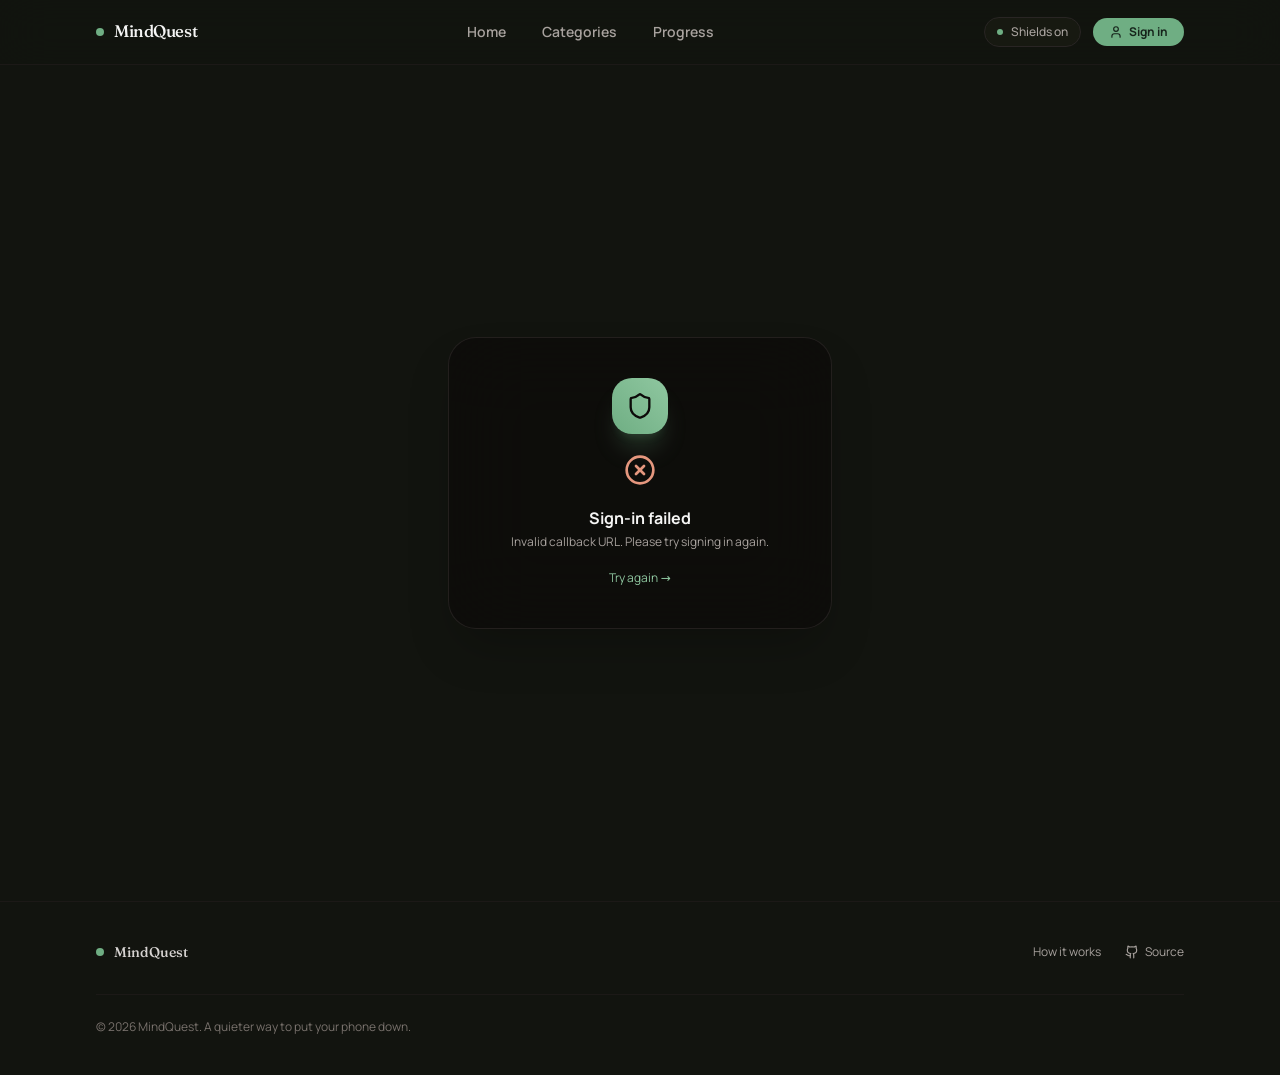
<file: auth/callback/index.html>
<!DOCTYPE html><html lang="en" class="dark scroll-smooth __variable_acff56 __variable_31cbd8"><head><meta charSet="utf-8"/><meta name="viewport" content="width=device-width, initial-scale=1"/><link rel="preload" href="/_next/static/media/2ea876e349b143af-s.p.woff2" as="font" crossorigin="" type="font/woff2"/><link rel="preload" href="/_next/static/media/361dab65036aaa05-s.p.woff2" as="font" crossorigin="" type="font/woff2"/><link rel="preload" href="/_next/static/media/55a5a3b9cb99735e-s.p.woff2" as="font" crossorigin="" type="font/woff2"/><link rel="preload" href="/_next/static/media/ed64c0f8ce54f9f0-s.p.woff2" as="font" crossorigin="" type="font/woff2"/><link rel="preload" href="/_next/static/media/fedf4c9280b16369-s.p.woff2" as="font" crossorigin="" type="font/woff2"/><link rel="stylesheet" href="/_next/static/css/0895c1e1949acf8f.css" data-precedence="next"/><link rel="preload" as="script" fetchPriority="low" href="/_next/static/chunks/webpack-50be9277cb1b5c66.js"/><script src="/_next/static/chunks/1dd3208c-6155b745386f0eca.js" async=""></script><script src="/_next/static/chunks/528-435fb001559acd07.js" async=""></script><script src="/_next/static/chunks/main-app-38f334839ee4ba2e.js" async=""></script><script src="/_next/static/chunks/75504863-639f7f88a91be5a2.js" async=""></script><script src="/_next/static/chunks/114-dd0805846a198a66.js" async=""></script><script src="/_next/static/chunks/app/auth/callback/page-1d0189f30dc44602.js" async=""></script><script src="/_next/static/chunks/294-2b0c8789b35fbd41.js" async=""></script><script src="/_next/static/chunks/146-bb058f2ce81885c7.js" async=""></script><script src="/_next/static/chunks/552-6267350cb90d8039.js" async=""></script><script src="/_next/static/chunks/38-eacfa67fd9234953.js" async=""></script><script src="/_next/static/chunks/app/layout-adbff88cafa682f8.js" async=""></script><title>MindQuest — A Calmer Way to Put Your Phone Down</title><meta name="description" content="MindQuest gently blocks distracting sites until you finish a short walk, workout, or focus exercise — no shame, no streak anxiety, just a moment to reset."/><meta name="keywords" content="digital wellbeing,screen time,habit change,youtube blocker,app blocking,mindful technology"/><meta name="next-size-adjust"/><script src="/_next/static/chunks/polyfills-42372ed130431b0a.js" noModule=""></script></head><body class="min-h-screen bg-background text-foreground flex flex-col justify-between selection:bg-brand-500/30 selection:text-brand-100 font-sans"><header class="sticky top-0 z-50 w-full border-b border-stone-900 bg-background/85 backdrop-blur-xl"><div class="container mx-auto flex h-16 max-w-6xl items-center justify-between px-4 sm:px-6 lg:px-8"><a class="flex items-center gap-2.5 group" href="/"><span class="h-2 w-2 rounded-full bg-brand-500 group-hover:scale-110 transition-transform"></span><span class="font-display text-[1.05rem] font-medium tracking-tight text-stone-100">MindQuest</span></a><nav class="hidden md:flex items-center gap-1"><a class="rounded-full px-4 py-2 text-sm font-semibold transition-colors text-stone-400 hover:text-stone-100" href="/">Home</a><a class="rounded-full px-4 py-2 text-sm font-semibold transition-colors text-stone-400 hover:text-stone-100" href="/settings/">Categories</a><a class="rounded-full px-4 py-2 text-sm font-semibold transition-colors text-stone-400 hover:text-stone-100" href="/dashboard/">Progress</a></nav><div class="flex items-center gap-3"><div class="hidden sm:flex items-center gap-2 rounded-full border border-stone-800 bg-surface-100 px-3 py-1.5 text-xs font-medium text-stone-400"><span class="h-1.5 w-1.5 rounded-full bg-brand-500"></span><span>Shields on</span></div><div class="relative"><a class="flex items-center gap-1.5 rounded-full bg-brand-500 text-brand-950 px-4 py-1.5 text-xs font-bold hover:bg-brand-400 transition-colors" href="/login/"><svg xmlns="http://www.w3.org/2000/svg" width="24" height="24" viewBox="0 0 24 24" fill="none" stroke="currentColor" stroke-width="2" stroke-linecap="round" stroke-linejoin="round" class="lucide lucide-user h-3.5 w-3.5"><path d="M19 21v-2a4 4 0 0 0-4-4H9a4 4 0 0 0-4 4v2"></path><circle cx="12" cy="7" r="4"></circle></svg><span>Sign in</span></a></div></div></div></header><main class="flex-1"><div class="min-h-[calc(100vh-4rem)] flex items-center justify-center px-4"><div class="rounded-3xl border border-stone-800/80 bg-stone-950/70 p-10 backdrop-blur-2xl shadow-2xl text-center space-y-5 max-w-sm w-full"><div class="mx-auto flex h-14 w-14 items-center justify-center rounded-2xl bg-gradient-to-tr from-brand-500 to-brand-400 text-stone-950 shadow-xl shadow-brand-500/20"><svg xmlns="http://www.w3.org/2000/svg" width="24" height="24" viewBox="0 0 24 24" fill="none" stroke="currentColor" stroke-width="2" stroke-linecap="round" stroke-linejoin="round" class="lucide lucide-shield h-7 w-7"><path d="M20 13c0 5-3.5 7.5-7.66 8.95a1 1 0 0 1-.67-.01C7.5 20.5 4 18 4 13V6a1 1 0 0 1 1-1c2 0 4.5-1.2 6.24-2.72a1.17 1.17 0 0 1 1.52 0C14.51 3.81 17 5 19 5a1 1 0 0 1 1 1z"></path></svg></div><svg xmlns="http://www.w3.org/2000/svg" width="24" height="24" viewBox="0 0 24 24" fill="none" stroke="currentColor" stroke-width="2" stroke-linecap="round" stroke-linejoin="round" class="lucide lucide-loader-circle h-8 w-8 text-brand-400 animate-spin mx-auto"><path d="M21 12a9 9 0 1 1-6.219-8.56"></path></svg><div><p class="text-base font-bold text-stone-100">Signing you in…</p><p class="text-xs text-stone-400 mt-1">Verifying your magic link</p></div></div></div></main><footer class="border-t border-stone-900 bg-background py-10 text-xs text-stone-500"><div class="container mx-auto max-w-6xl px-4 sm:px-6 lg:px-8"><div class="flex flex-col sm:flex-row items-start sm:items-center justify-between gap-6 pb-8 border-b border-stone-900"><div class="flex items-center gap-2.5"><span class="h-2 w-2 rounded-full bg-brand-500"></span><span class="font-display text-sm font-medium text-stone-300">MindQuest</span></div><nav class="flex items-center gap-6 text-stone-400"><a class="hover:text-stone-200 transition-colors" href="/#architecture">How it works</a><a href="https://github.com" target="_blank" rel="noreferrer" class="flex items-center gap-1.5 hover:text-stone-200 transition-colors"><svg xmlns="http://www.w3.org/2000/svg" width="24" height="24" viewBox="0 0 24 24" fill="none" stroke="currentColor" stroke-width="2" stroke-linecap="round" stroke-linejoin="round" class="lucide lucide-github h-3.5 w-3.5"><path d="M15 22v-4a4.8 4.8 0 0 0-1-3.5c3 0 6-2 6-5.5.08-1.25-.27-2.48-1-3.5.28-1.15.28-2.35 0-3.5 0 0-1 0-3 1.5-2.64-.5-5.36-.5-8 0C6 2 5 2 5 2c-.3 1.15-.3 2.35 0 3.5A5.403 5.403 0 0 0 4 9c0 3.5 3 5.5 6 5.5-.39.49-.68 1.05-.85 1.65-.17.6-.22 1.23-.15 1.85v4"></path><path d="M9 18c-4.51 2-5-2-7-2"></path></svg><span>Source</span></a></nav></div><div class="pt-6"><p>© <!-- -->2026<!-- --> MindQuest. A quieter way to put your phone down.</p></div></div></footer><script src="/_next/static/chunks/webpack-50be9277cb1b5c66.js" async=""></script><script>(self.__next_f=self.__next_f||[]).push([0]);self.__next_f.push([2,null])</script><script>self.__next_f.push([1,"1:HL[\"/_next/static/media/2ea876e349b143af-s.p.woff2\",\"font\",{\"crossOrigin\":\"\",\"type\":\"font/woff2\"}]\n2:HL[\"/_next/static/media/361dab65036aaa05-s.p.woff2\",\"font\",{\"crossOrigin\":\"\",\"type\":\"font/woff2\"}]\n3:HL[\"/_next/static/media/55a5a3b9cb99735e-s.p.woff2\",\"font\",{\"crossOrigin\":\"\",\"type\":\"font/woff2\"}]\n4:HL[\"/_next/static/media/ed64c0f8ce54f9f0-s.p.woff2\",\"font\",{\"crossOrigin\":\"\",\"type\":\"font/woff2\"}]\n5:HL[\"/_next/static/media/fedf4c9280b16369-s.p.woff2\",\"font\",{\"crossOrigin\":\"\",\"type\":\"font/woff2\"}]\n6:HL[\"/_next/static/css/0895c1e1949acf8f.css\",\"style\"]\n"])</script><script>self.__next_f.push([1,"7:I[1815,[],\"\"]\n9:I[5428,[],\"ClientPageRoot\"]\na:I[2101,[\"93\",\"static/chunks/75504863-639f7f88a91be5a2.js\",\"114\",\"static/chunks/114-dd0805846a198a66.js\",\"453\",\"static/chunks/app/auth/callback/page-1d0189f30dc44602.js\"],\"default\",1]\nb:I[5092,[],\"\"]\nc:I[2023,[],\"\"]\nd:I[2038,[\"93\",\"static/chunks/75504863-639f7f88a91be5a2.js\",\"114\",\"static/chunks/114-dd0805846a198a66.js\",\"294\",\"static/chunks/294-2b0c8789b35fbd41.js\",\"146\",\"static/chunks/146-bb058f2ce81885c7.js\",\"552\",\"static/chunks/552-6267350cb90d8039.js\",\"38\",\"static/chunks/38-eacfa67fd9234953.js\",\"185\",\"static/chunks/app/layout-adbff88cafa682f8.js\"],\"AuthProvider\"]\ne:I[1019,[\"93\",\"static/chunks/75504863-639f7f88a91be5a2.js\",\"114\",\"static/chunks/114-dd0805846a198a66.js\",\"294\",\"static/chunks/294-2b0c8789b35fbd41.js\",\"146\",\"static/chunks/146-bb058f2ce81885c7.js\",\"552\",\"static/chunks/552-6267350cb90d8039.js\",\"38\",\"static/chunks/38-eacfa67fd9234953.js\",\"185\",\"static/chunks/app/layout-adbff88cafa682f8.js\"],\"Navbar\"]\nf:I[7740,[\"93\",\"static/chunks/75504863-639f7f88a91be5a2.js\",\"114\",\"static/chunks/114-dd0805846a198a66.js\",\"294\",\"static/chunks/294-2b0c8789b35fbd41.js\",\"146\",\"static/chunks/146-bb058f2ce81885c7.js\",\"552\",\"static/chunks/552-6267350cb90d8039.js\",\"38\",\"static/chunks/38-eacfa67fd9234953.js\",\"185\",\"static/chunks/app/layout-adbff88cafa682f8.js\"],\"ApiOverrideBanner\"]\n10:I[7005,[\"93\",\"static/chunks/75504863-639f7f88a91be5a2.js\",\"114\",\"static/chunks/114-dd0805846a198a66.js\",\"294\",\"static/chunks/294-2b0c8789b35fbd41.js\",\"146\",\"static/chunks/146-bb058f2ce81885c7.js\",\"552\",\"static/chunks/552-6267350cb90d8039.js\",\"38\",\"static/chunks/38-eacfa67fd9234953.js\",\"185\",\"static/chunks/app/layout-adbff88cafa682f8.js\"],\"ImportBanner\"]\n11:I[6340,[\"93\",\"static/chunks/75504863-639f7f88a91be5a2.js\",\"114\",\"static/chunks/114-dd0805846a198a66.js\",\"294\",\"static/chunks/294-2b0c8789b35fbd41.js\",\"146\",\"static/chunks/146-bb058f2ce81885c7.js\",\"552\",\"static/chunks/552-6267350cb90d8039.js\",\"38\",\"static/chunks/38-eacfa67fd9234953.js\",\"185\",\"static/chunks/app/layout-adbff88cafa682f8.js\"],\"\"]\n13:I[1"])</script><script>self.__next_f.push([1,"584,[],\"\"]\n14:[]\n"])</script><script>self.__next_f.push([1,"0:[\"$\",\"$L7\",null,{\"buildId\":\"hUExxRC9oaB3SYV7oDViF\",\"assetPrefix\":\"\",\"urlParts\":[\"\",\"auth\",\"callback\",\"\"],\"initialTree\":[\"\",{\"children\":[\"auth\",{\"children\":[\"callback\",{\"children\":[\"__PAGE__\",{}]}]}]},\"$undefined\",\"$undefined\",true],\"initialSeedData\":[\"\",{\"children\":[\"auth\",{\"children\":[\"callback\",{\"children\":[\"__PAGE__\",{},[[\"$L8\",[\"$\",\"$L9\",null,{\"props\":{\"params\":{},\"searchParams\":{}},\"Component\":\"$a\"}],null],null],null]},[null,[\"$\",\"$Lb\",null,{\"parallelRouterKey\":\"children\",\"segmentPath\":[\"children\",\"auth\",\"children\",\"callback\",\"children\"],\"error\":\"$undefined\",\"errorStyles\":\"$undefined\",\"errorScripts\":\"$undefined\",\"template\":[\"$\",\"$Lc\",null,{}],\"templateStyles\":\"$undefined\",\"templateScripts\":\"$undefined\",\"notFound\":\"$undefined\",\"notFoundStyles\":\"$undefined\"}]],null]},[null,[\"$\",\"$Lb\",null,{\"parallelRouterKey\":\"children\",\"segmentPath\":[\"children\",\"auth\",\"children\"],\"error\":\"$undefined\",\"errorStyles\":\"$undefined\",\"errorScripts\":\"$undefined\",\"template\":[\"$\",\"$Lc\",null,{}],\"templateStyles\":\"$undefined\",\"templateScripts\":\"$undefined\",\"notFound\":\"$undefined\",\"notFoundStyles\":\"$undefined\"}]],null]},[[[[\"$\",\"link\",\"0\",{\"rel\":\"stylesheet\",\"href\":\"/_next/static/css/0895c1e1949acf8f.css\",\"precedence\":\"next\",\"crossOrigin\":\"$undefined\"}]],[\"$\",\"html\",null,{\"lang\":\"en\",\"className\":\"dark scroll-smooth __variable_acff56 __variable_31cbd8\",\"children\":[\"$\",\"body\",null,{\"className\":\"min-h-screen bg-background text-foreground flex flex-col justify-between selection:bg-brand-500/30 selection:text-brand-100 font-sans\",\"children\":[\"$\",\"$Ld\",null,{\"children\":[[\"$\",\"$Le\",null,{}],[\"$\",\"$Lf\",null,{}],[\"$\",\"$L10\",null,{}],[\"$\",\"main\",null,{\"className\":\"flex-1\",\"children\":[\"$\",\"$Lb\",null,{\"parallelRouterKey\":\"children\",\"segmentPath\":[\"children\"],\"error\":\"$undefined\",\"errorStyles\":\"$undefined\",\"errorScripts\":\"$undefined\",\"template\":[\"$\",\"$Lc\",null,{}],\"templateStyles\":\"$undefined\",\"templateScripts\":\"$undefined\",\"notFound\":[[\"$\",\"title\",null,{\"children\":\"404: This page could not be found.\"}],[\"$\",\"div\",null,{\"style\":{\"fontFamily\":\"system-ui,\\\"Segoe UI\\\",Roboto,Helvetica,Arial,sans-serif,\\\"Apple Color Emoji\\\",\\\"Segoe UI Emoji\\\"\",\"height\":\"100vh\",\"textAlign\":\"center\",\"display\":\"flex\",\"flexDirection\":\"column\",\"alignItems\":\"center\",\"justifyContent\":\"center\"},\"children\":[\"$\",\"div\",null,{\"children\":[[\"$\",\"style\",null,{\"dangerouslySetInnerHTML\":{\"__html\":\"body{color:#000;background:#fff;margin:0}.next-error-h1{border-right:1px solid rgba(0,0,0,.3)}@media (prefers-color-scheme:dark){body{color:#fff;background:#000}.next-error-h1{border-right:1px solid rgba(255,255,255,.3)}}\"}}],[\"$\",\"h1\",null,{\"className\":\"next-error-h1\",\"style\":{\"display\":\"inline-block\",\"margin\":\"0 20px 0 0\",\"padding\":\"0 23px 0 0\",\"fontSize\":24,\"fontWeight\":500,\"verticalAlign\":\"top\",\"lineHeight\":\"49px\"},\"children\":\"404\"}],[\"$\",\"div\",null,{\"style\":{\"display\":\"inline-block\"},\"children\":[\"$\",\"h2\",null,{\"style\":{\"fontSize\":14,\"fontWeight\":400,\"lineHeight\":\"49px\",\"margin\":0},\"children\":\"This page could not be found.\"}]}]]}]}]],\"notFoundStyles\":[]}]}],[\"$\",\"footer\",null,{\"className\":\"border-t border-stone-900 bg-background py-10 text-xs text-stone-500\",\"children\":[\"$\",\"div\",null,{\"className\":\"container mx-auto max-w-6xl px-4 sm:px-6 lg:px-8\",\"children\":[[\"$\",\"div\",null,{\"className\":\"flex flex-col sm:flex-row items-start sm:items-center justify-between gap-6 pb-8 border-b border-stone-900\",\"children\":[[\"$\",\"div\",null,{\"className\":\"flex items-center gap-2.5\",\"children\":[[\"$\",\"span\",null,{\"className\":\"h-2 w-2 rounded-full bg-brand-500\"}],[\"$\",\"span\",null,{\"className\":\"font-display text-sm font-medium text-stone-300\",\"children\":\"MindQuest\"}]]}],[\"$\",\"nav\",null,{\"className\":\"flex items-center gap-6 text-stone-400\",\"children\":[[\"$\",\"$L11\",null,{\"href\":\"/#architecture\",\"className\":\"hover:text-stone-200 transition-colors\",\"children\":\"How it works\"}],[\"$\",\"a\",null,{\"href\":\"https://github.com\",\"target\":\"_blank\",\"rel\":\"noreferrer\",\"className\":\"flex items-center gap-1.5 hover:text-stone-200 transition-colors\",\"children\":[[\"$\",\"svg\",null,{\"xmlns\":\"http://www.w3.org/2000/svg\",\"width\":24,\"height\":24,\"viewBox\":\"0 0 24 24\",\"fill\":\"none\",\"stroke\":\"currentColor\",\"strokeWidth\":2,\"strokeLinecap\":\"round\",\"strokeLinejoin\":\"round\",\"className\":\"lucide lucide-github h-3.5 w-3.5\",\"children\":[[\"$\",\"path\",\"tonef\",{\"d\":\"M15 22v-4a4.8 4.8 0 0 0-1-3.5c3 0 6-2 6-5.5.08-1.25-.27-2.48-1-3.5.28-1.15.28-2.35 0-3.5 0 0-1 0-3 1.5-2.64-.5-5.36-.5-8 0C6 2 5 2 5 2c-.3 1.15-.3 2.35 0 3.5A5.403 5.403 0 0 0 4 9c0 3.5 3 5.5 6 5.5-.39.49-.68 1.05-.85 1.65-.17.6-.22 1.23-.15 1.85v4\"}],[\"$\",\"path\",\"9comsn\",{\"d\":\"M9 18c-4.51 2-5-2-7-2\"}],\"$undefined\"]}],[\"$\",\"span\",null,{\"children\":\"Source\"}]]}]]}]]}],[\"$\",\"div\",null,{\"className\":\"pt-6\",\"children\":[\"$\",\"p\",null,{\"children\":[\"© \",2026,\" MindQuest. A quieter way to put your phone down.\"]}]}]]}]}]]}]}]}]],null],null],\"couldBeIntercepted\":false,\"initialHead\":[null,\"$L12\"],\"globalErrorComponent\":\"$13\",\"missingSlots\":\"$W14\"}]\n"])</script><script>self.__next_f.push([1,"12:[[\"$\",\"meta\",\"0\",{\"name\":\"viewport\",\"content\":\"width=device-width, initial-scale=1\"}],[\"$\",\"meta\",\"1\",{\"charSet\":\"utf-8\"}],[\"$\",\"title\",\"2\",{\"children\":\"MindQuest — A Calmer Way to Put Your Phone Down\"}],[\"$\",\"meta\",\"3\",{\"name\":\"description\",\"content\":\"MindQuest gently blocks distracting sites until you finish a short walk, workout, or focus exercise — no shame, no streak anxiety, just a moment to reset.\"}],[\"$\",\"meta\",\"4\",{\"name\":\"keywords\",\"content\":\"digital wellbeing,screen time,habit change,youtube blocker,app blocking,mindful technology\"}],[\"$\",\"meta\",\"5\",{\"name\":\"next-size-adjust\"}]]\n8:null\n"])</script></body></html>
</file>
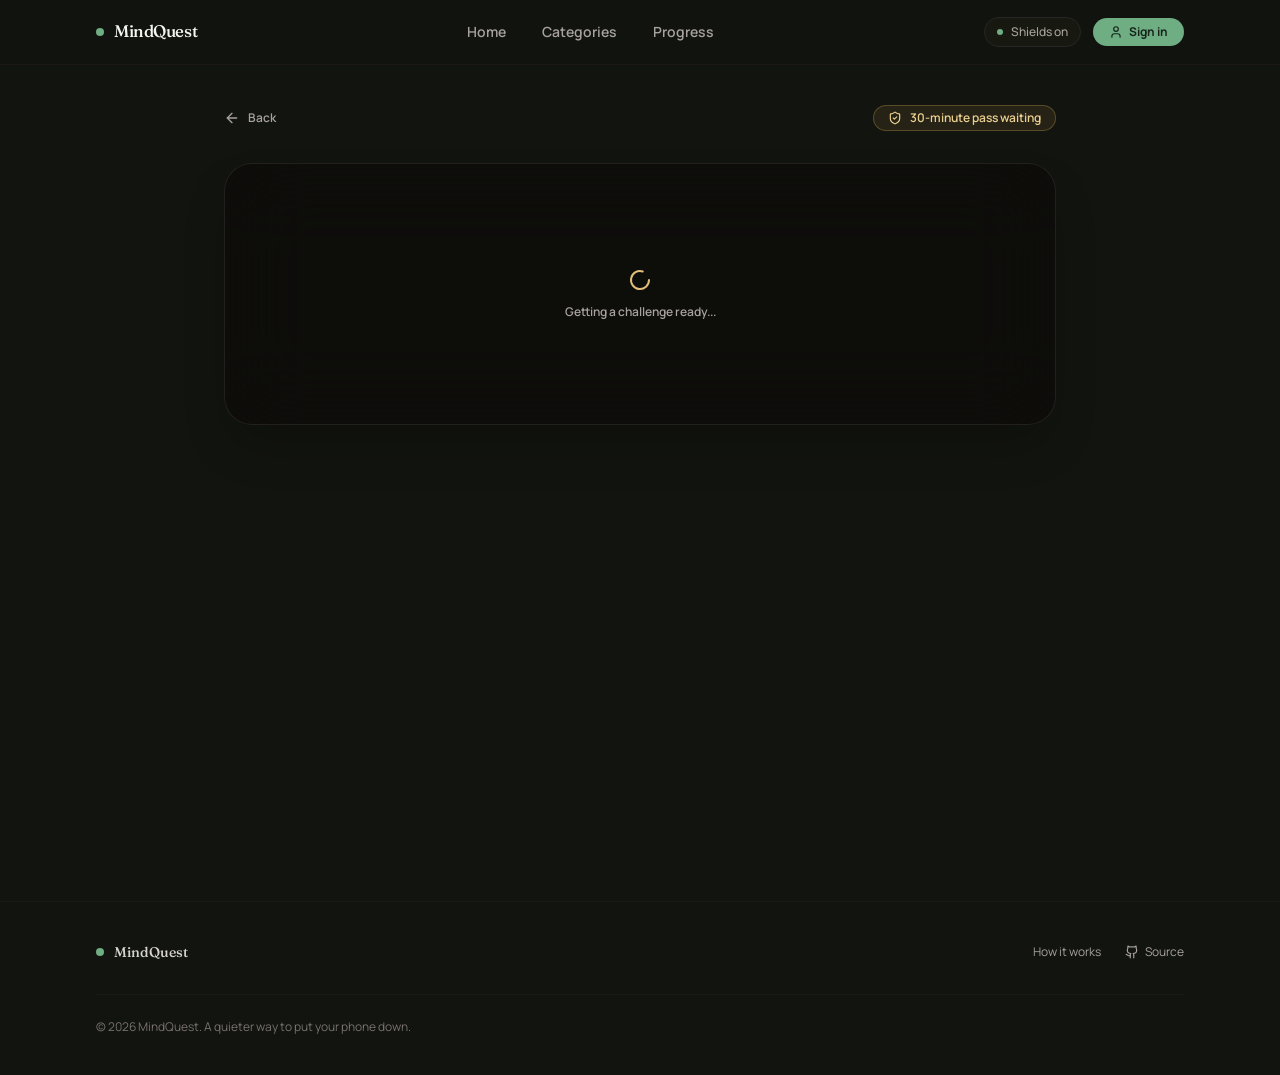
<file: verify/mental/index.html>
<!DOCTYPE html><html lang="en" class="dark scroll-smooth __variable_acff56 __variable_31cbd8"><head><meta charSet="utf-8"/><meta name="viewport" content="width=device-width, initial-scale=1"/><link rel="preload" href="/_next/static/media/2ea876e349b143af-s.p.woff2" as="font" crossorigin="" type="font/woff2"/><link rel="preload" href="/_next/static/media/361dab65036aaa05-s.p.woff2" as="font" crossorigin="" type="font/woff2"/><link rel="preload" href="/_next/static/media/55a5a3b9cb99735e-s.p.woff2" as="font" crossorigin="" type="font/woff2"/><link rel="preload" href="/_next/static/media/ed64c0f8ce54f9f0-s.p.woff2" as="font" crossorigin="" type="font/woff2"/><link rel="preload" href="/_next/static/media/fedf4c9280b16369-s.p.woff2" as="font" crossorigin="" type="font/woff2"/><link rel="stylesheet" href="/_next/static/css/0895c1e1949acf8f.css" data-precedence="next"/><link rel="preload" as="script" fetchPriority="low" href="/_next/static/chunks/webpack-50be9277cb1b5c66.js"/><script src="/_next/static/chunks/1dd3208c-6155b745386f0eca.js" async=""></script><script src="/_next/static/chunks/528-435fb001559acd07.js" async=""></script><script src="/_next/static/chunks/main-app-38f334839ee4ba2e.js" async=""></script><script src="/_next/static/chunks/75504863-639f7f88a91be5a2.js" async=""></script><script src="/_next/static/chunks/891cff7f-e9eeea97f49db326.js" async=""></script><script src="/_next/static/chunks/114-dd0805846a198a66.js" async=""></script><script src="/_next/static/chunks/294-2b0c8789b35fbd41.js" async=""></script><script src="/_next/static/chunks/146-bb058f2ce81885c7.js" async=""></script><script src="/_next/static/chunks/746-0c71acc8063dfa79.js" async=""></script><script src="/_next/static/chunks/552-6267350cb90d8039.js" async=""></script><script src="/_next/static/chunks/38-eacfa67fd9234953.js" async=""></script><script src="/_next/static/chunks/553-50e0bbfb67b66fe0.js" async=""></script><script src="/_next/static/chunks/app/verify/mental/page-fd665d3e45c07106.js" async=""></script><script src="/_next/static/chunks/app/layout-adbff88cafa682f8.js" async=""></script><title>MindQuest — A Calmer Way to Put Your Phone Down</title><meta name="description" content="MindQuest gently blocks distracting sites until you finish a short walk, workout, or focus exercise — no shame, no streak anxiety, just a moment to reset."/><meta name="keywords" content="digital wellbeing,screen time,habit change,youtube blocker,app blocking,mindful technology"/><meta name="next-size-adjust"/><script src="/_next/static/chunks/polyfills-42372ed130431b0a.js" noModule=""></script></head><body class="min-h-screen bg-background text-foreground flex flex-col justify-between selection:bg-brand-500/30 selection:text-brand-100 font-sans"><header class="sticky top-0 z-50 w-full border-b border-stone-900 bg-background/85 backdrop-blur-xl"><div class="container mx-auto flex h-16 max-w-6xl items-center justify-between px-4 sm:px-6 lg:px-8"><a class="flex items-center gap-2.5 group" href="/"><span class="h-2 w-2 rounded-full bg-brand-500 group-hover:scale-110 transition-transform"></span><span class="font-display text-[1.05rem] font-medium tracking-tight text-stone-100">MindQuest</span></a><nav class="hidden md:flex items-center gap-1"><a class="rounded-full px-4 py-2 text-sm font-semibold transition-colors text-stone-400 hover:text-stone-100" href="/">Home</a><a class="rounded-full px-4 py-2 text-sm font-semibold transition-colors text-stone-400 hover:text-stone-100" href="/settings/">Categories</a><a class="rounded-full px-4 py-2 text-sm font-semibold transition-colors text-stone-400 hover:text-stone-100" href="/dashboard/">Progress</a></nav><div class="flex items-center gap-3"><div class="hidden sm:flex items-center gap-2 rounded-full border border-stone-800 bg-surface-100 px-3 py-1.5 text-xs font-medium text-stone-400"><span class="h-1.5 w-1.5 rounded-full bg-brand-500"></span><span>Shields on</span></div><div class="relative"><a class="flex items-center gap-1.5 rounded-full bg-brand-500 text-brand-950 px-4 py-1.5 text-xs font-bold hover:bg-brand-400 transition-colors" href="/login/"><svg xmlns="http://www.w3.org/2000/svg" width="24" height="24" viewBox="0 0 24 24" fill="none" stroke="currentColor" stroke-width="2" stroke-linecap="round" stroke-linejoin="round" class="lucide lucide-user h-3.5 w-3.5"><path d="M19 21v-2a4 4 0 0 0-4-4H9a4 4 0 0 0-4 4v2"></path><circle cx="12" cy="7" r="4"></circle></svg><span>Sign in</span></a></div></div></div></header><main class="flex-1"><!--$!--><template data-dgst="BAILOUT_TO_CLIENT_SIDE_RENDERING"></template><div class="p-8 text-center text-stone-400">Loading...</div><!--/$--></main><footer class="border-t border-stone-900 bg-background py-10 text-xs text-stone-500"><div class="container mx-auto max-w-6xl px-4 sm:px-6 lg:px-8"><div class="flex flex-col sm:flex-row items-start sm:items-center justify-between gap-6 pb-8 border-b border-stone-900"><div class="flex items-center gap-2.5"><span class="h-2 w-2 rounded-full bg-brand-500"></span><span class="font-display text-sm font-medium text-stone-300">MindQuest</span></div><nav class="flex items-center gap-6 text-stone-400"><a class="hover:text-stone-200 transition-colors" href="/#architecture">How it works</a><a href="https://github.com" target="_blank" rel="noreferrer" class="flex items-center gap-1.5 hover:text-stone-200 transition-colors"><svg xmlns="http://www.w3.org/2000/svg" width="24" height="24" viewBox="0 0 24 24" fill="none" stroke="currentColor" stroke-width="2" stroke-linecap="round" stroke-linejoin="round" class="lucide lucide-github h-3.5 w-3.5"><path d="M15 22v-4a4.8 4.8 0 0 0-1-3.5c3 0 6-2 6-5.5.08-1.25-.27-2.48-1-3.5.28-1.15.28-2.35 0-3.5 0 0-1 0-3 1.5-2.64-.5-5.36-.5-8 0C6 2 5 2 5 2c-.3 1.15-.3 2.35 0 3.5A5.403 5.403 0 0 0 4 9c0 3.5 3 5.5 6 5.5-.39.49-.68 1.05-.85 1.65-.17.6-.22 1.23-.15 1.85v4"></path><path d="M9 18c-4.51 2-5-2-7-2"></path></svg><span>Source</span></a></nav></div><div class="pt-6"><p>© <!-- -->2026<!-- --> MindQuest. A quieter way to put your phone down.</p></div></div></footer><script src="/_next/static/chunks/webpack-50be9277cb1b5c66.js" async=""></script><script>(self.__next_f=self.__next_f||[]).push([0]);self.__next_f.push([2,null])</script><script>self.__next_f.push([1,"1:HL[\"/_next/static/media/2ea876e349b143af-s.p.woff2\",\"font\",{\"crossOrigin\":\"\",\"type\":\"font/woff2\"}]\n2:HL[\"/_next/static/media/361dab65036aaa05-s.p.woff2\",\"font\",{\"crossOrigin\":\"\",\"type\":\"font/woff2\"}]\n3:HL[\"/_next/static/media/55a5a3b9cb99735e-s.p.woff2\",\"font\",{\"crossOrigin\":\"\",\"type\":\"font/woff2\"}]\n4:HL[\"/_next/static/media/ed64c0f8ce54f9f0-s.p.woff2\",\"font\",{\"crossOrigin\":\"\",\"type\":\"font/woff2\"}]\n5:HL[\"/_next/static/media/fedf4c9280b16369-s.p.woff2\",\"font\",{\"crossOrigin\":\"\",\"type\":\"font/woff2\"}]\n6:HL[\"/_next/static/css/0895c1e1949acf8f.css\",\"style\"]\n"])</script><script>self.__next_f.push([1,"7:I[1815,[],\"\"]\n9:I[5428,[],\"ClientPageRoot\"]\na:I[7466,[\"93\",\"static/chunks/75504863-639f7f88a91be5a2.js\",\"44\",\"static/chunks/891cff7f-e9eeea97f49db326.js\",\"114\",\"static/chunks/114-dd0805846a198a66.js\",\"294\",\"static/chunks/294-2b0c8789b35fbd41.js\",\"146\",\"static/chunks/146-bb058f2ce81885c7.js\",\"746\",\"static/chunks/746-0c71acc8063dfa79.js\",\"552\",\"static/chunks/552-6267350cb90d8039.js\",\"38\",\"static/chunks/38-eacfa67fd9234953.js\",\"553\",\"static/chunks/553-50e0bbfb67b66fe0.js\",\"262\",\"static/chunks/app/verify/mental/page-fd665d3e45c07106.js\"],\"default\",1]\nb:I[5092,[],\"\"]\nc:I[2023,[],\"\"]\nd:I[2038,[\"93\",\"static/chunks/75504863-639f7f88a91be5a2.js\",\"114\",\"static/chunks/114-dd0805846a198a66.js\",\"294\",\"static/chunks/294-2b0c8789b35fbd41.js\",\"146\",\"static/chunks/146-bb058f2ce81885c7.js\",\"552\",\"static/chunks/552-6267350cb90d8039.js\",\"38\",\"static/chunks/38-eacfa67fd9234953.js\",\"185\",\"static/chunks/app/layout-adbff88cafa682f8.js\"],\"AuthProvider\"]\ne:I[1019,[\"93\",\"static/chunks/75504863-639f7f88a91be5a2.js\",\"114\",\"static/chunks/114-dd0805846a198a66.js\",\"294\",\"static/chunks/294-2b0c8789b35fbd41.js\",\"146\",\"static/chunks/146-bb058f2ce81885c7.js\",\"552\",\"static/chunks/552-6267350cb90d8039.js\",\"38\",\"static/chunks/38-eacfa67fd9234953.js\",\"185\",\"static/chunks/app/layout-adbff88cafa682f8.js\"],\"Navbar\"]\nf:I[7740,[\"93\",\"static/chunks/75504863-639f7f88a91be5a2.js\",\"114\",\"static/chunks/114-dd0805846a198a66.js\",\"294\",\"static/chunks/294-2b0c8789b35fbd41.js\",\"146\",\"static/chunks/146-bb058f2ce81885c7.js\",\"552\",\"static/chunks/552-6267350cb90d8039.js\",\"38\",\"static/chunks/38-eacfa67fd9234953.js\",\"185\",\"static/chunks/app/layout-adbff88cafa682f8.js\"],\"ApiOverrideBanner\"]\n10:I[7005,[\"93\",\"static/chunks/75504863-639f7f88a91be5a2.js\",\"114\",\"static/chunks/114-dd0805846a198a66.js\",\"294\",\"static/chunks/294-2b0c8789b35fbd41.js\",\"146\",\"static/chunks/146-bb058f2ce81885c7.js\",\"552\",\"static/chunks/552-6267350cb90d8039.js\",\"38\",\"static/chunks/38-eacfa67fd9234953.js\",\"185\",\"static/chunks/app/layout-adbff88cafa682f8.js\"],\"ImportBanner\"]\n11:I[6340,[\"93\",\"static/chunk"])</script><script>self.__next_f.push([1,"s/75504863-639f7f88a91be5a2.js\",\"114\",\"static/chunks/114-dd0805846a198a66.js\",\"294\",\"static/chunks/294-2b0c8789b35fbd41.js\",\"146\",\"static/chunks/146-bb058f2ce81885c7.js\",\"552\",\"static/chunks/552-6267350cb90d8039.js\",\"38\",\"static/chunks/38-eacfa67fd9234953.js\",\"185\",\"static/chunks/app/layout-adbff88cafa682f8.js\"],\"\"]\n13:I[1584,[],\"\"]\n14:[]\n"])</script><script>self.__next_f.push([1,"0:[\"$\",\"$L7\",null,{\"buildId\":\"hUExxRC9oaB3SYV7oDViF\",\"assetPrefix\":\"\",\"urlParts\":[\"\",\"verify\",\"mental\",\"\"],\"initialTree\":[\"\",{\"children\":[\"verify\",{\"children\":[\"mental\",{\"children\":[\"__PAGE__\",{}]}]}]},\"$undefined\",\"$undefined\",true],\"initialSeedData\":[\"\",{\"children\":[\"verify\",{\"children\":[\"mental\",{\"children\":[\"__PAGE__\",{},[[\"$L8\",[\"$\",\"$L9\",null,{\"props\":{\"params\":{},\"searchParams\":{}},\"Component\":\"$a\"}],null],null],null]},[null,[\"$\",\"$Lb\",null,{\"parallelRouterKey\":\"children\",\"segmentPath\":[\"children\",\"verify\",\"children\",\"mental\",\"children\"],\"error\":\"$undefined\",\"errorStyles\":\"$undefined\",\"errorScripts\":\"$undefined\",\"template\":[\"$\",\"$Lc\",null,{}],\"templateStyles\":\"$undefined\",\"templateScripts\":\"$undefined\",\"notFound\":\"$undefined\",\"notFoundStyles\":\"$undefined\"}]],null]},[null,[\"$\",\"$Lb\",null,{\"parallelRouterKey\":\"children\",\"segmentPath\":[\"children\",\"verify\",\"children\"],\"error\":\"$undefined\",\"errorStyles\":\"$undefined\",\"errorScripts\":\"$undefined\",\"template\":[\"$\",\"$Lc\",null,{}],\"templateStyles\":\"$undefined\",\"templateScripts\":\"$undefined\",\"notFound\":\"$undefined\",\"notFoundStyles\":\"$undefined\"}]],null]},[[[[\"$\",\"link\",\"0\",{\"rel\":\"stylesheet\",\"href\":\"/_next/static/css/0895c1e1949acf8f.css\",\"precedence\":\"next\",\"crossOrigin\":\"$undefined\"}]],[\"$\",\"html\",null,{\"lang\":\"en\",\"className\":\"dark scroll-smooth __variable_acff56 __variable_31cbd8\",\"children\":[\"$\",\"body\",null,{\"className\":\"min-h-screen bg-background text-foreground flex flex-col justify-between selection:bg-brand-500/30 selection:text-brand-100 font-sans\",\"children\":[\"$\",\"$Ld\",null,{\"children\":[[\"$\",\"$Le\",null,{}],[\"$\",\"$Lf\",null,{}],[\"$\",\"$L10\",null,{}],[\"$\",\"main\",null,{\"className\":\"flex-1\",\"children\":[\"$\",\"$Lb\",null,{\"parallelRouterKey\":\"children\",\"segmentPath\":[\"children\"],\"error\":\"$undefined\",\"errorStyles\":\"$undefined\",\"errorScripts\":\"$undefined\",\"template\":[\"$\",\"$Lc\",null,{}],\"templateStyles\":\"$undefined\",\"templateScripts\":\"$undefined\",\"notFound\":[[\"$\",\"title\",null,{\"children\":\"404: This page could not be found.\"}],[\"$\",\"div\",null,{\"style\":{\"fontFamily\":\"system-ui,\\\"Segoe UI\\\",Roboto,Helvetica,Arial,sans-serif,\\\"Apple Color Emoji\\\",\\\"Segoe UI Emoji\\\"\",\"height\":\"100vh\",\"textAlign\":\"center\",\"display\":\"flex\",\"flexDirection\":\"column\",\"alignItems\":\"center\",\"justifyContent\":\"center\"},\"children\":[\"$\",\"div\",null,{\"children\":[[\"$\",\"style\",null,{\"dangerouslySetInnerHTML\":{\"__html\":\"body{color:#000;background:#fff;margin:0}.next-error-h1{border-right:1px solid rgba(0,0,0,.3)}@media (prefers-color-scheme:dark){body{color:#fff;background:#000}.next-error-h1{border-right:1px solid rgba(255,255,255,.3)}}\"}}],[\"$\",\"h1\",null,{\"className\":\"next-error-h1\",\"style\":{\"display\":\"inline-block\",\"margin\":\"0 20px 0 0\",\"padding\":\"0 23px 0 0\",\"fontSize\":24,\"fontWeight\":500,\"verticalAlign\":\"top\",\"lineHeight\":\"49px\"},\"children\":\"404\"}],[\"$\",\"div\",null,{\"style\":{\"display\":\"inline-block\"},\"children\":[\"$\",\"h2\",null,{\"style\":{\"fontSize\":14,\"fontWeight\":400,\"lineHeight\":\"49px\",\"margin\":0},\"children\":\"This page could not be found.\"}]}]]}]}]],\"notFoundStyles\":[]}]}],[\"$\",\"footer\",null,{\"className\":\"border-t border-stone-900 bg-background py-10 text-xs text-stone-500\",\"children\":[\"$\",\"div\",null,{\"className\":\"container mx-auto max-w-6xl px-4 sm:px-6 lg:px-8\",\"children\":[[\"$\",\"div\",null,{\"className\":\"flex flex-col sm:flex-row items-start sm:items-center justify-between gap-6 pb-8 border-b border-stone-900\",\"children\":[[\"$\",\"div\",null,{\"className\":\"flex items-center gap-2.5\",\"children\":[[\"$\",\"span\",null,{\"className\":\"h-2 w-2 rounded-full bg-brand-500\"}],[\"$\",\"span\",null,{\"className\":\"font-display text-sm font-medium text-stone-300\",\"children\":\"MindQuest\"}]]}],[\"$\",\"nav\",null,{\"className\":\"flex items-center gap-6 text-stone-400\",\"children\":[[\"$\",\"$L11\",null,{\"href\":\"/#architecture\",\"className\":\"hover:text-stone-200 transition-colors\",\"children\":\"How it works\"}],[\"$\",\"a\",null,{\"href\":\"https://github.com\",\"target\":\"_blank\",\"rel\":\"noreferrer\",\"className\":\"flex items-center gap-1.5 hover:text-stone-200 transition-colors\",\"children\":[[\"$\",\"svg\",null,{\"xmlns\":\"http://www.w3.org/2000/svg\",\"width\":24,\"height\":24,\"viewBox\":\"0 0 24 24\",\"fill\":\"none\",\"stroke\":\"currentColor\",\"strokeWidth\":2,\"strokeLinecap\":\"round\",\"strokeLinejoin\":\"round\",\"className\":\"lucide lucide-github h-3.5 w-3.5\",\"children\":[[\"$\",\"path\",\"tonef\",{\"d\":\"M15 22v-4a4.8 4.8 0 0 0-1-3.5c3 0 6-2 6-5.5.08-1.25-.27-2.48-1-3.5.28-1.15.28-2.35 0-3.5 0 0-1 0-3 1.5-2.64-.5-5.36-.5-8 0C6 2 5 2 5 2c-.3 1.15-.3 2.35 0 3.5A5.403 5.403 0 0 0 4 9c0 3.5 3 5.5 6 5.5-.39.49-.68 1.05-.85 1.65-.17.6-.22 1.23-.15 1.85v4\"}],[\"$\",\"path\",\"9comsn\",{\"d\":\"M9 18c-4.51 2-5-2-7-2\"}],\"$undefined\"]}],[\"$\",\"span\",null,{\"children\":\"Source\"}]]}]]}]]}],[\"$\",\"div\",null,{\"className\":\"pt-6\",\"children\":[\"$\",\"p\",null,{\"children\":[\"© \",2026,\" MindQuest. A quieter way to put your phone down.\"]}]}]]}]}]]}]}]}]],null],null],\"couldBeIntercepted\":false,\"initialHead\":[null,\"$L12\"],\"globalErrorComponent\":\"$13\",\"missingSlots\":\"$W14\"}]\n"])</script><script>self.__next_f.push([1,"12:[[\"$\",\"meta\",\"0\",{\"name\":\"viewport\",\"content\":\"width=device-width, initial-scale=1\"}],[\"$\",\"meta\",\"1\",{\"charSet\":\"utf-8\"}],[\"$\",\"title\",\"2\",{\"children\":\"MindQuest — A Calmer Way to Put Your Phone Down\"}],[\"$\",\"meta\",\"3\",{\"name\":\"description\",\"content\":\"MindQuest gently blocks distracting sites until you finish a short walk, workout, or focus exercise — no shame, no streak anxiety, just a moment to reset.\"}],[\"$\",\"meta\",\"4\",{\"name\":\"keywords\",\"content\":\"digital wellbeing,screen time,habit change,youtube blocker,app blocking,mindful technology\"}],[\"$\",\"meta\",\"5\",{\"name\":\"next-size-adjust\"}]]\n8:null\n"])</script></body></html>
</file>
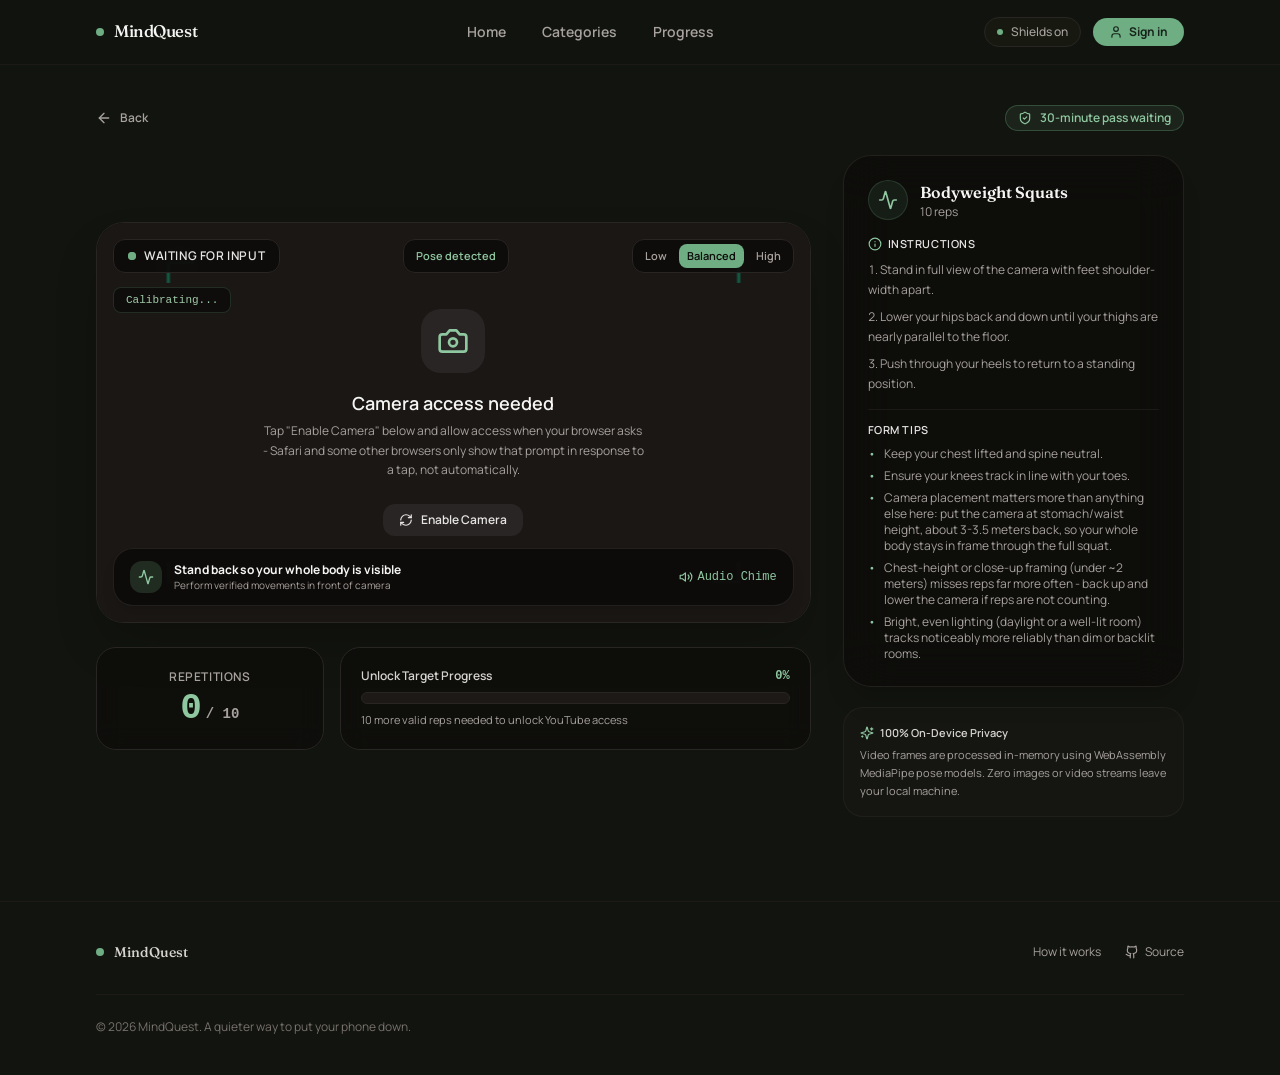
<file: verify/physical/index.html>
<!DOCTYPE html><html lang="en" class="dark scroll-smooth __variable_acff56 __variable_31cbd8"><head><meta charSet="utf-8"/><meta name="viewport" content="width=device-width, initial-scale=1"/><link rel="preload" href="/_next/static/media/2ea876e349b143af-s.p.woff2" as="font" crossorigin="" type="font/woff2"/><link rel="preload" href="/_next/static/media/361dab65036aaa05-s.p.woff2" as="font" crossorigin="" type="font/woff2"/><link rel="preload" href="/_next/static/media/55a5a3b9cb99735e-s.p.woff2" as="font" crossorigin="" type="font/woff2"/><link rel="preload" href="/_next/static/media/ed64c0f8ce54f9f0-s.p.woff2" as="font" crossorigin="" type="font/woff2"/><link rel="preload" href="/_next/static/media/fedf4c9280b16369-s.p.woff2" as="font" crossorigin="" type="font/woff2"/><link rel="stylesheet" href="/_next/static/css/0895c1e1949acf8f.css" data-precedence="next"/><link rel="preload" as="script" fetchPriority="low" href="/_next/static/chunks/webpack-50be9277cb1b5c66.js"/><script src="/_next/static/chunks/1dd3208c-6155b745386f0eca.js" async=""></script><script src="/_next/static/chunks/528-435fb001559acd07.js" async=""></script><script src="/_next/static/chunks/main-app-38f334839ee4ba2e.js" async=""></script><script src="/_next/static/chunks/75504863-639f7f88a91be5a2.js" async=""></script><script src="/_next/static/chunks/891cff7f-e9eeea97f49db326.js" async=""></script><script src="/_next/static/chunks/114-dd0805846a198a66.js" async=""></script><script src="/_next/static/chunks/294-2b0c8789b35fbd41.js" async=""></script><script src="/_next/static/chunks/146-bb058f2ce81885c7.js" async=""></script><script src="/_next/static/chunks/746-0c71acc8063dfa79.js" async=""></script><script src="/_next/static/chunks/552-6267350cb90d8039.js" async=""></script><script src="/_next/static/chunks/38-eacfa67fd9234953.js" async=""></script><script src="/_next/static/chunks/553-50e0bbfb67b66fe0.js" async=""></script><script src="/_next/static/chunks/app/verify/physical/page-7de47b4a0dda2c83.js" async=""></script><script src="/_next/static/chunks/app/layout-adbff88cafa682f8.js" async=""></script><title>MindQuest — A Calmer Way to Put Your Phone Down</title><meta name="description" content="MindQuest gently blocks distracting sites until you finish a short walk, workout, or focus exercise — no shame, no streak anxiety, just a moment to reset."/><meta name="keywords" content="digital wellbeing,screen time,habit change,youtube blocker,app blocking,mindful technology"/><meta name="next-size-adjust"/><script src="/_next/static/chunks/polyfills-42372ed130431b0a.js" noModule=""></script></head><body class="min-h-screen bg-background text-foreground flex flex-col justify-between selection:bg-brand-500/30 selection:text-brand-100 font-sans"><header class="sticky top-0 z-50 w-full border-b border-stone-900 bg-background/85 backdrop-blur-xl"><div class="container mx-auto flex h-16 max-w-6xl items-center justify-between px-4 sm:px-6 lg:px-8"><a class="flex items-center gap-2.5 group" href="/"><span class="h-2 w-2 rounded-full bg-brand-500 group-hover:scale-110 transition-transform"></span><span class="font-display text-[1.05rem] font-medium tracking-tight text-stone-100">MindQuest</span></a><nav class="hidden md:flex items-center gap-1"><a class="rounded-full px-4 py-2 text-sm font-semibold transition-colors text-stone-400 hover:text-stone-100" href="/">Home</a><a class="rounded-full px-4 py-2 text-sm font-semibold transition-colors text-stone-400 hover:text-stone-100" href="/settings/">Categories</a><a class="rounded-full px-4 py-2 text-sm font-semibold transition-colors text-stone-400 hover:text-stone-100" href="/dashboard/">Progress</a></nav><div class="flex items-center gap-3"><div class="hidden sm:flex items-center gap-2 rounded-full border border-stone-800 bg-surface-100 px-3 py-1.5 text-xs font-medium text-stone-400"><span class="h-1.5 w-1.5 rounded-full bg-brand-500"></span><span>Shields on</span></div><div class="relative"><a class="flex items-center gap-1.5 rounded-full bg-brand-500 text-brand-950 px-4 py-1.5 text-xs font-bold hover:bg-brand-400 transition-colors" href="/login/"><svg xmlns="http://www.w3.org/2000/svg" width="24" height="24" viewBox="0 0 24 24" fill="none" stroke="currentColor" stroke-width="2" stroke-linecap="round" stroke-linejoin="round" class="lucide lucide-user h-3.5 w-3.5"><path d="M19 21v-2a4 4 0 0 0-4-4H9a4 4 0 0 0-4 4v2"></path><circle cx="12" cy="7" r="4"></circle></svg><span>Sign in</span></a></div></div></div></header><main class="flex-1"><!--$!--><template data-dgst="BAILOUT_TO_CLIENT_SIDE_RENDERING"></template><div class="p-8 text-center text-stone-400">Loading...</div><!--/$--></main><footer class="border-t border-stone-900 bg-background py-10 text-xs text-stone-500"><div class="container mx-auto max-w-6xl px-4 sm:px-6 lg:px-8"><div class="flex flex-col sm:flex-row items-start sm:items-center justify-between gap-6 pb-8 border-b border-stone-900"><div class="flex items-center gap-2.5"><span class="h-2 w-2 rounded-full bg-brand-500"></span><span class="font-display text-sm font-medium text-stone-300">MindQuest</span></div><nav class="flex items-center gap-6 text-stone-400"><a class="hover:text-stone-200 transition-colors" href="/#architecture">How it works</a><a href="https://github.com" target="_blank" rel="noreferrer" class="flex items-center gap-1.5 hover:text-stone-200 transition-colors"><svg xmlns="http://www.w3.org/2000/svg" width="24" height="24" viewBox="0 0 24 24" fill="none" stroke="currentColor" stroke-width="2" stroke-linecap="round" stroke-linejoin="round" class="lucide lucide-github h-3.5 w-3.5"><path d="M15 22v-4a4.8 4.8 0 0 0-1-3.5c3 0 6-2 6-5.5.08-1.25-.27-2.48-1-3.5.28-1.15.28-2.35 0-3.5 0 0-1 0-3 1.5-2.64-.5-5.36-.5-8 0C6 2 5 2 5 2c-.3 1.15-.3 2.35 0 3.5A5.403 5.403 0 0 0 4 9c0 3.5 3 5.5 6 5.5-.39.49-.68 1.05-.85 1.65-.17.6-.22 1.23-.15 1.85v4"></path><path d="M9 18c-4.51 2-5-2-7-2"></path></svg><span>Source</span></a></nav></div><div class="pt-6"><p>© <!-- -->2026<!-- --> MindQuest. A quieter way to put your phone down.</p></div></div></footer><script src="/_next/static/chunks/webpack-50be9277cb1b5c66.js" async=""></script><script>(self.__next_f=self.__next_f||[]).push([0]);self.__next_f.push([2,null])</script><script>self.__next_f.push([1,"1:HL[\"/_next/static/media/2ea876e349b143af-s.p.woff2\",\"font\",{\"crossOrigin\":\"\",\"type\":\"font/woff2\"}]\n2:HL[\"/_next/static/media/361dab65036aaa05-s.p.woff2\",\"font\",{\"crossOrigin\":\"\",\"type\":\"font/woff2\"}]\n3:HL[\"/_next/static/media/55a5a3b9cb99735e-s.p.woff2\",\"font\",{\"crossOrigin\":\"\",\"type\":\"font/woff2\"}]\n4:HL[\"/_next/static/media/ed64c0f8ce54f9f0-s.p.woff2\",\"font\",{\"crossOrigin\":\"\",\"type\":\"font/woff2\"}]\n5:HL[\"/_next/static/media/fedf4c9280b16369-s.p.woff2\",\"font\",{\"crossOrigin\":\"\",\"type\":\"font/woff2\"}]\n6:HL[\"/_next/static/css/0895c1e1949acf8f.css\",\"style\"]\n"])</script><script>self.__next_f.push([1,"7:I[1815,[],\"\"]\n9:I[5428,[],\"ClientPageRoot\"]\na:I[2655,[\"93\",\"static/chunks/75504863-639f7f88a91be5a2.js\",\"44\",\"static/chunks/891cff7f-e9eeea97f49db326.js\",\"114\",\"static/chunks/114-dd0805846a198a66.js\",\"294\",\"static/chunks/294-2b0c8789b35fbd41.js\",\"146\",\"static/chunks/146-bb058f2ce81885c7.js\",\"746\",\"static/chunks/746-0c71acc8063dfa79.js\",\"552\",\"static/chunks/552-6267350cb90d8039.js\",\"38\",\"static/chunks/38-eacfa67fd9234953.js\",\"553\",\"static/chunks/553-50e0bbfb67b66fe0.js\",\"396\",\"static/chunks/app/verify/physical/page-7de47b4a0dda2c83.js\"],\"default\",1]\nb:I[5092,[],\"\"]\nc:I[2023,[],\"\"]\nd:I[2038,[\"93\",\"static/chunks/75504863-639f7f88a91be5a2.js\",\"114\",\"static/chunks/114-dd0805846a198a66.js\",\"294\",\"static/chunks/294-2b0c8789b35fbd41.js\",\"146\",\"static/chunks/146-bb058f2ce81885c7.js\",\"552\",\"static/chunks/552-6267350cb90d8039.js\",\"38\",\"static/chunks/38-eacfa67fd9234953.js\",\"185\",\"static/chunks/app/layout-adbff88cafa682f8.js\"],\"AuthProvider\"]\ne:I[1019,[\"93\",\"static/chunks/75504863-639f7f88a91be5a2.js\",\"114\",\"static/chunks/114-dd0805846a198a66.js\",\"294\",\"static/chunks/294-2b0c8789b35fbd41.js\",\"146\",\"static/chunks/146-bb058f2ce81885c7.js\",\"552\",\"static/chunks/552-6267350cb90d8039.js\",\"38\",\"static/chunks/38-eacfa67fd9234953.js\",\"185\",\"static/chunks/app/layout-adbff88cafa682f8.js\"],\"Navbar\"]\nf:I[7740,[\"93\",\"static/chunks/75504863-639f7f88a91be5a2.js\",\"114\",\"static/chunks/114-dd0805846a198a66.js\",\"294\",\"static/chunks/294-2b0c8789b35fbd41.js\",\"146\",\"static/chunks/146-bb058f2ce81885c7.js\",\"552\",\"static/chunks/552-6267350cb90d8039.js\",\"38\",\"static/chunks/38-eacfa67fd9234953.js\",\"185\",\"static/chunks/app/layout-adbff88cafa682f8.js\"],\"ApiOverrideBanner\"]\n10:I[7005,[\"93\",\"static/chunks/75504863-639f7f88a91be5a2.js\",\"114\",\"static/chunks/114-dd0805846a198a66.js\",\"294\",\"static/chunks/294-2b0c8789b35fbd41.js\",\"146\",\"static/chunks/146-bb058f2ce81885c7.js\",\"552\",\"static/chunks/552-6267350cb90d8039.js\",\"38\",\"static/chunks/38-eacfa67fd9234953.js\",\"185\",\"static/chunks/app/layout-adbff88cafa682f8.js\"],\"ImportBanner\"]\n11:I[6340,[\"93\",\"static/chu"])</script><script>self.__next_f.push([1,"nks/75504863-639f7f88a91be5a2.js\",\"114\",\"static/chunks/114-dd0805846a198a66.js\",\"294\",\"static/chunks/294-2b0c8789b35fbd41.js\",\"146\",\"static/chunks/146-bb058f2ce81885c7.js\",\"552\",\"static/chunks/552-6267350cb90d8039.js\",\"38\",\"static/chunks/38-eacfa67fd9234953.js\",\"185\",\"static/chunks/app/layout-adbff88cafa682f8.js\"],\"\"]\n13:I[1584,[],\"\"]\n14:[]\n"])</script><script>self.__next_f.push([1,"0:[\"$\",\"$L7\",null,{\"buildId\":\"hUExxRC9oaB3SYV7oDViF\",\"assetPrefix\":\"\",\"urlParts\":[\"\",\"verify\",\"physical\",\"\"],\"initialTree\":[\"\",{\"children\":[\"verify\",{\"children\":[\"physical\",{\"children\":[\"__PAGE__\",{}]}]}]},\"$undefined\",\"$undefined\",true],\"initialSeedData\":[\"\",{\"children\":[\"verify\",{\"children\":[\"physical\",{\"children\":[\"__PAGE__\",{},[[\"$L8\",[\"$\",\"$L9\",null,{\"props\":{\"params\":{},\"searchParams\":{}},\"Component\":\"$a\"}],null],null],null]},[null,[\"$\",\"$Lb\",null,{\"parallelRouterKey\":\"children\",\"segmentPath\":[\"children\",\"verify\",\"children\",\"physical\",\"children\"],\"error\":\"$undefined\",\"errorStyles\":\"$undefined\",\"errorScripts\":\"$undefined\",\"template\":[\"$\",\"$Lc\",null,{}],\"templateStyles\":\"$undefined\",\"templateScripts\":\"$undefined\",\"notFound\":\"$undefined\",\"notFoundStyles\":\"$undefined\"}]],null]},[null,[\"$\",\"$Lb\",null,{\"parallelRouterKey\":\"children\",\"segmentPath\":[\"children\",\"verify\",\"children\"],\"error\":\"$undefined\",\"errorStyles\":\"$undefined\",\"errorScripts\":\"$undefined\",\"template\":[\"$\",\"$Lc\",null,{}],\"templateStyles\":\"$undefined\",\"templateScripts\":\"$undefined\",\"notFound\":\"$undefined\",\"notFoundStyles\":\"$undefined\"}]],null]},[[[[\"$\",\"link\",\"0\",{\"rel\":\"stylesheet\",\"href\":\"/_next/static/css/0895c1e1949acf8f.css\",\"precedence\":\"next\",\"crossOrigin\":\"$undefined\"}]],[\"$\",\"html\",null,{\"lang\":\"en\",\"className\":\"dark scroll-smooth __variable_acff56 __variable_31cbd8\",\"children\":[\"$\",\"body\",null,{\"className\":\"min-h-screen bg-background text-foreground flex flex-col justify-between selection:bg-brand-500/30 selection:text-brand-100 font-sans\",\"children\":[\"$\",\"$Ld\",null,{\"children\":[[\"$\",\"$Le\",null,{}],[\"$\",\"$Lf\",null,{}],[\"$\",\"$L10\",null,{}],[\"$\",\"main\",null,{\"className\":\"flex-1\",\"children\":[\"$\",\"$Lb\",null,{\"parallelRouterKey\":\"children\",\"segmentPath\":[\"children\"],\"error\":\"$undefined\",\"errorStyles\":\"$undefined\",\"errorScripts\":\"$undefined\",\"template\":[\"$\",\"$Lc\",null,{}],\"templateStyles\":\"$undefined\",\"templateScripts\":\"$undefined\",\"notFound\":[[\"$\",\"title\",null,{\"children\":\"404: This page could not be found.\"}],[\"$\",\"div\",null,{\"style\":{\"fontFamily\":\"system-ui,\\\"Segoe UI\\\",Roboto,Helvetica,Arial,sans-serif,\\\"Apple Color Emoji\\\",\\\"Segoe UI Emoji\\\"\",\"height\":\"100vh\",\"textAlign\":\"center\",\"display\":\"flex\",\"flexDirection\":\"column\",\"alignItems\":\"center\",\"justifyContent\":\"center\"},\"children\":[\"$\",\"div\",null,{\"children\":[[\"$\",\"style\",null,{\"dangerouslySetInnerHTML\":{\"__html\":\"body{color:#000;background:#fff;margin:0}.next-error-h1{border-right:1px solid rgba(0,0,0,.3)}@media (prefers-color-scheme:dark){body{color:#fff;background:#000}.next-error-h1{border-right:1px solid rgba(255,255,255,.3)}}\"}}],[\"$\",\"h1\",null,{\"className\":\"next-error-h1\",\"style\":{\"display\":\"inline-block\",\"margin\":\"0 20px 0 0\",\"padding\":\"0 23px 0 0\",\"fontSize\":24,\"fontWeight\":500,\"verticalAlign\":\"top\",\"lineHeight\":\"49px\"},\"children\":\"404\"}],[\"$\",\"div\",null,{\"style\":{\"display\":\"inline-block\"},\"children\":[\"$\",\"h2\",null,{\"style\":{\"fontSize\":14,\"fontWeight\":400,\"lineHeight\":\"49px\",\"margin\":0},\"children\":\"This page could not be found.\"}]}]]}]}]],\"notFoundStyles\":[]}]}],[\"$\",\"footer\",null,{\"className\":\"border-t border-stone-900 bg-background py-10 text-xs text-stone-500\",\"children\":[\"$\",\"div\",null,{\"className\":\"container mx-auto max-w-6xl px-4 sm:px-6 lg:px-8\",\"children\":[[\"$\",\"div\",null,{\"className\":\"flex flex-col sm:flex-row items-start sm:items-center justify-between gap-6 pb-8 border-b border-stone-900\",\"children\":[[\"$\",\"div\",null,{\"className\":\"flex items-center gap-2.5\",\"children\":[[\"$\",\"span\",null,{\"className\":\"h-2 w-2 rounded-full bg-brand-500\"}],[\"$\",\"span\",null,{\"className\":\"font-display text-sm font-medium text-stone-300\",\"children\":\"MindQuest\"}]]}],[\"$\",\"nav\",null,{\"className\":\"flex items-center gap-6 text-stone-400\",\"children\":[[\"$\",\"$L11\",null,{\"href\":\"/#architecture\",\"className\":\"hover:text-stone-200 transition-colors\",\"children\":\"How it works\"}],[\"$\",\"a\",null,{\"href\":\"https://github.com\",\"target\":\"_blank\",\"rel\":\"noreferrer\",\"className\":\"flex items-center gap-1.5 hover:text-stone-200 transition-colors\",\"children\":[[\"$\",\"svg\",null,{\"xmlns\":\"http://www.w3.org/2000/svg\",\"width\":24,\"height\":24,\"viewBox\":\"0 0 24 24\",\"fill\":\"none\",\"stroke\":\"currentColor\",\"strokeWidth\":2,\"strokeLinecap\":\"round\",\"strokeLinejoin\":\"round\",\"className\":\"lucide lucide-github h-3.5 w-3.5\",\"children\":[[\"$\",\"path\",\"tonef\",{\"d\":\"M15 22v-4a4.8 4.8 0 0 0-1-3.5c3 0 6-2 6-5.5.08-1.25-.27-2.48-1-3.5.28-1.15.28-2.35 0-3.5 0 0-1 0-3 1.5-2.64-.5-5.36-.5-8 0C6 2 5 2 5 2c-.3 1.15-.3 2.35 0 3.5A5.403 5.403 0 0 0 4 9c0 3.5 3 5.5 6 5.5-.39.49-.68 1.05-.85 1.65-.17.6-.22 1.23-.15 1.85v4\"}],[\"$\",\"path\",\"9comsn\",{\"d\":\"M9 18c-4.51 2-5-2-7-2\"}],\"$undefined\"]}],[\"$\",\"span\",null,{\"children\":\"Source\"}]]}]]}]]}],[\"$\",\"div\",null,{\"className\":\"pt-6\",\"children\":[\"$\",\"p\",null,{\"children\":[\"© \",2026,\" MindQuest. A quieter way to put your phone down.\"]}]}]]}]}]]}]}]}]],null],null],\"couldBeIntercepted\":false,\"initialHead\":[null,\"$L12\"],\"globalErrorComponent\":\"$13\",\"missingSlots\":\"$W14\"}]\n"])</script><script>self.__next_f.push([1,"12:[[\"$\",\"meta\",\"0\",{\"name\":\"viewport\",\"content\":\"width=device-width, initial-scale=1\"}],[\"$\",\"meta\",\"1\",{\"charSet\":\"utf-8\"}],[\"$\",\"title\",\"2\",{\"children\":\"MindQuest — A Calmer Way to Put Your Phone Down\"}],[\"$\",\"meta\",\"3\",{\"name\":\"description\",\"content\":\"MindQuest gently blocks distracting sites until you finish a short walk, workout, or focus exercise — no shame, no streak anxiety, just a moment to reset.\"}],[\"$\",\"meta\",\"4\",{\"name\":\"keywords\",\"content\":\"digital wellbeing,screen time,habit change,youtube blocker,app blocking,mindful technology\"}],[\"$\",\"meta\",\"5\",{\"name\":\"next-size-adjust\"}]]\n8:null\n"])</script></body></html>
</file>
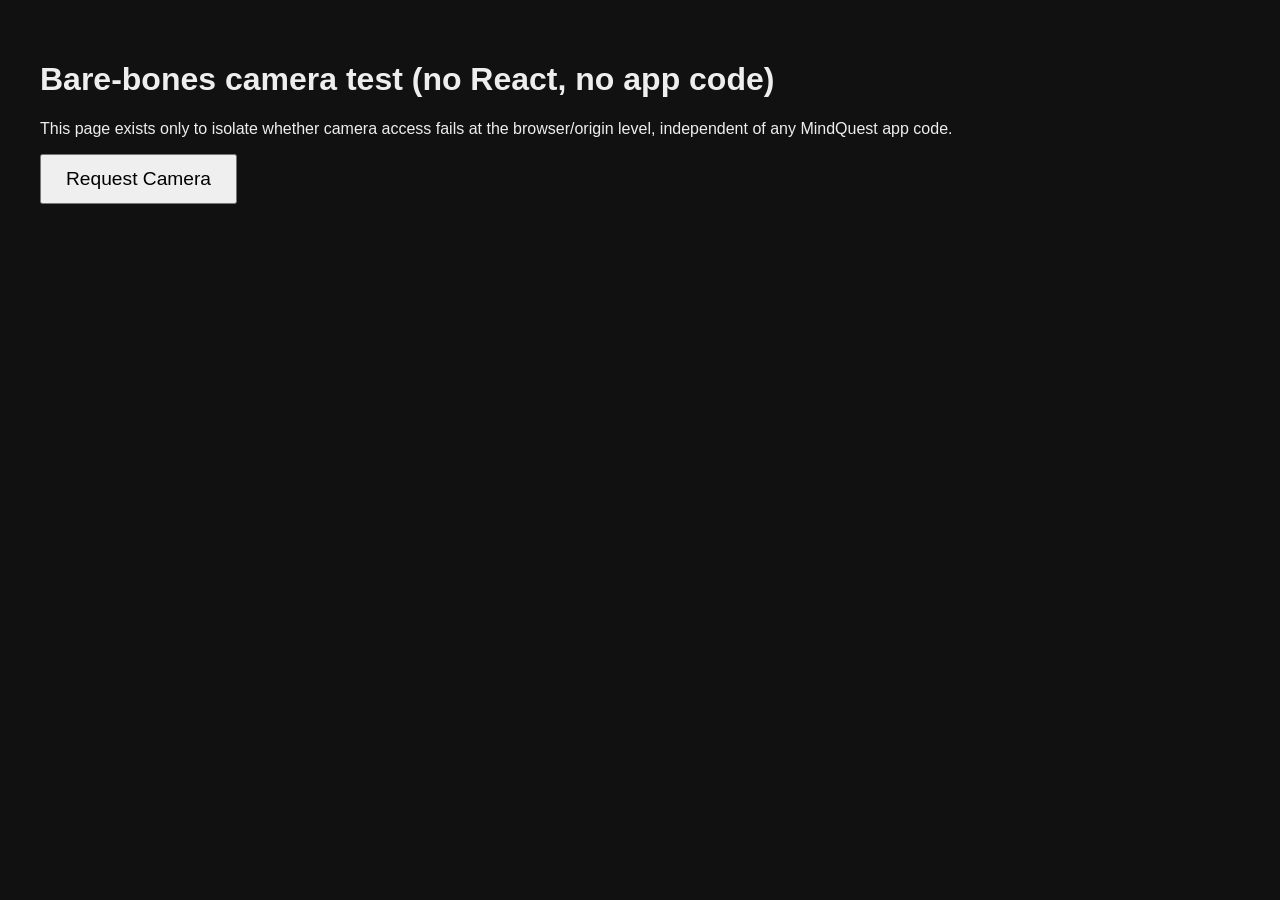
<file: cameratest.html>
<!DOCTYPE html>
<html>
<head><meta charset="utf-8"><title>Bare camera test</title></head>
<body style="font-family: sans-serif; background: #111; color: #eee; padding: 2rem;">
  <h1>Bare-bones camera test (no React, no app code)</h1>
  <p>This page exists only to isolate whether camera access fails at the
     browser/origin level, independent of any MindQuest app code.</p>
  <button id="btn" style="font-size: 1.2rem; padding: 0.75rem 1.5rem;">Request Camera</button>
  <pre id="out" style="margin-top:1rem; white-space: pre-wrap;"></pre>
  <video id="v" autoplay playsinline muted style="margin-top:1rem; max-width: 400px; display:block;"></video>
  <script>
    document.getElementById('btn').addEventListener('click', async () => {
      const out = document.getElementById('out');
      out.textContent = 'Requesting...';
      try {
        const stream = await navigator.mediaDevices.getUserMedia({ video: true, audio: false });
        document.getElementById('v').srcObject = stream;
        out.textContent = 'SUCCESS: got a camera stream.';
      } catch (err) {
        out.textContent = 'FAILED: ' + err.name + ' — ' + err.message;
      }
    });
  </script>
</body>
</html>
</file>
<file: _next/static/css/0895c1e1949acf8f.css>
*,:after,:before{--tw-border-spacing-x:0;--tw-border-spacing-y:0;--tw-translate-x:0;--tw-translate-y:0;--tw-rotate:0;--tw-skew-x:0;--tw-skew-y:0;--tw-scale-x:1;--tw-scale-y:1;--tw-pan-x: ;--tw-pan-y: ;--tw-pinch-zoom: ;--tw-scroll-snap-strictness:proximity;--tw-gradient-from-position: ;--tw-gradient-via-position: ;--tw-gradient-to-position: ;--tw-ordinal: ;--tw-slashed-zero: ;--tw-numeric-figure: ;--tw-numeric-spacing: ;--tw-numeric-fraction: ;--tw-ring-inset: ;--tw-ring-offset-width:0px;--tw-ring-offset-color:#fff;--tw-ring-color:rgba(59,130,246,.5);--tw-ring-offset-shadow:0 0 #0000;--tw-ring-shadow:0 0 #0000;--tw-shadow:0 0 #0000;--tw-shadow-colored:0 0 #0000;--tw-blur: ;--tw-brightness: ;--tw-contrast: ;--tw-grayscale: ;--tw-hue-rotate: ;--tw-invert: ;--tw-saturate: ;--tw-sepia: ;--tw-drop-shadow: ;--tw-backdrop-blur: ;--tw-backdrop-brightness: ;--tw-backdrop-contrast: ;--tw-backdrop-grayscale: ;--tw-backdrop-hue-rotate: ;--tw-backdrop-invert: ;--tw-backdrop-opacity: ;--tw-backdrop-saturate: ;--tw-backdrop-sepia: ;--tw-contain-size: ;--tw-contain-layout: ;--tw-contain-paint: ;--tw-contain-style: }::backdrop{--tw-border-spacing-x:0;--tw-border-spacing-y:0;--tw-translate-x:0;--tw-translate-y:0;--tw-rotate:0;--tw-skew-x:0;--tw-skew-y:0;--tw-scale-x:1;--tw-scale-y:1;--tw-pan-x: ;--tw-pan-y: ;--tw-pinch-zoom: ;--tw-scroll-snap-strictness:proximity;--tw-gradient-from-position: ;--tw-gradient-via-position: ;--tw-gradient-to-position: ;--tw-ordinal: ;--tw-slashed-zero: ;--tw-numeric-figure: ;--tw-numeric-spacing: ;--tw-numeric-fraction: ;--tw-ring-inset: ;--tw-ring-offset-width:0px;--tw-ring-offset-color:#fff;--tw-ring-color:rgba(59,130,246,.5);--tw-ring-offset-shadow:0 0 #0000;--tw-ring-shadow:0 0 #0000;--tw-shadow:0 0 #0000;--tw-shadow-colored:0 0 #0000;--tw-blur: ;--tw-brightness: ;--tw-contrast: ;--tw-grayscale: ;--tw-hue-rotate: ;--tw-invert: ;--tw-saturate: ;--tw-sepia: ;--tw-drop-shadow: ;--tw-backdrop-blur: ;--tw-backdrop-brightness: ;--tw-backdrop-contrast: ;--tw-backdrop-grayscale: ;--tw-backdrop-hue-rotate: ;--tw-backdrop-invert: ;--tw-backdrop-opacity: ;--tw-backdrop-saturate: ;--tw-backdrop-sepia: ;--tw-contain-size: ;--tw-contain-layout: ;--tw-contain-paint: ;--tw-contain-style: }/*
! tailwindcss v3.4.19 | MIT License | https://tailwindcss.com
*/*,:after,:before{box-sizing:border-box;border:0 solid #e5e7eb}:after,:before{--tw-content:""}:host,html{line-height:1.5;-webkit-text-size-adjust:100%;-moz-tab-size:4;-o-tab-size:4;tab-size:4;font-family:var(--font-sans),Manrope,system-ui,-apple-system,sans-serif;font-feature-settings:normal;font-variation-settings:normal;-webkit-tap-highlight-color:transparent}body{margin:0;line-height:inherit}hr{height:0;color:inherit;border-top-width:1px}abbr:where([title]){-webkit-text-decoration:underline dotted;text-decoration:underline dotted}h1,h2,h3,h4,h5,h6{font-size:inherit;font-weight:inherit}a{color:inherit;text-decoration:inherit}b,strong{font-weight:bolder}code,kbd,pre,samp{font-family:JetBrains Mono,Fira Code,monospace;font-feature-settings:normal;font-variation-settings:normal;font-size:1em}small{font-size:80%}sub,sup{font-size:75%;line-height:0;position:relative;vertical-align:baseline}sub{bottom:-.25em}sup{top:-.5em}table{text-indent:0;border-color:inherit;border-collapse:collapse}button,input,optgroup,select,textarea{font-family:inherit;font-feature-settings:inherit;font-variation-settings:inherit;font-size:100%;font-weight:inherit;line-height:inherit;letter-spacing:inherit;color:inherit;margin:0;padding:0}button,select{text-transform:none}button,input:where([type=button]),input:where([type=reset]),input:where([type=submit]){-webkit-appearance:button;background-color:transparent;background-image:none}:-moz-focusring{outline:auto}:-moz-ui-invalid{box-shadow:none}progress{vertical-align:baseline}::-webkit-inner-spin-button,::-webkit-outer-spin-button{height:auto}[type=search]{-webkit-appearance:textfield;outline-offset:-2px}::-webkit-search-decoration{-webkit-appearance:none}::-webkit-file-upload-button{-webkit-appearance:button;font:inherit}summary{display:list-item}blockquote,dd,dl,figure,h1,h2,h3,h4,h5,h6,hr,p,pre{margin:0}fieldset{margin:0}fieldset,legend{padding:0}menu,ol,ul{list-style:none;margin:0;padding:0}dialog{padding:0}textarea{resize:vertical}input::-moz-placeholder,textarea::-moz-placeholder{opacity:1;color:#9ca3af}input::placeholder,textarea::placeholder{opacity:1;color:#9ca3af}[role=button],button{cursor:pointer}:disabled{cursor:default}audio,canvas,embed,iframe,img,object,svg,video{display:block;vertical-align:middle}img,video{max-width:100%;height:auto}[hidden]:where(:not([hidden=until-found])){display:none}:root{--background:80 12% 6%;--foreground:48 33% 93%}body{--tw-bg-opacity:1;background-color:rgb(18 20 15/var(--tw-bg-opacity,1));--tw-text-opacity:1;color:rgb(244 241 232/var(--tw-text-opacity,1));-webkit-font-smoothing:antialiased;-moz-osx-font-smoothing:grayscale}body ::-moz-selection{background-color:rgba(111,174,131,.3);--tw-text-opacity:1;color:rgb(210 230 213/var(--tw-text-opacity,1))}body ::selection{background-color:rgba(111,174,131,.3);--tw-text-opacity:1;color:rgb(210 230 213/var(--tw-text-opacity,1))}body::-moz-selection{background-color:rgba(111,174,131,.3);--tw-text-opacity:1;color:rgb(210 230 213/var(--tw-text-opacity,1))}body::selection{background-color:rgba(111,174,131,.3);--tw-text-opacity:1;color:rgb(210 230 213/var(--tw-text-opacity,1))}body{font-feature-settings:"cv02","cv03","cv04","cv11"}.font-display,h1,h2,h3{font-family:var(--font-display),"Fraunces",Georgia,serif}.container{width:100%}@media (min-width:640px){.container{max-width:640px}}@media (min-width:768px){.container{max-width:768px}}@media (min-width:1024px){.container{max-width:1024px}}@media (min-width:1280px){.container{max-width:1280px}}@media (min-width:1536px){.container{max-width:1536px}}.pointer-events-none{pointer-events:none}.visible{visibility:visible}.invisible{visibility:hidden}.static{position:static}.fixed{position:fixed}.absolute{position:absolute}.relative{position:relative}.sticky{position:sticky}.inset-0{inset:0}.inset-\[14\%\]{inset:14%}.inset-\[28\%\]{inset:28%}.-top-16{top:-4rem}.-top-40{top:-10rem}.bottom-4{bottom:1rem}.bottom-6{bottom:1.5rem}.left-0{left:0}.left-1\/2{left:50%}.left-3\.5{left:.875rem}.left-4{left:1rem}.left-\[6px\]{left:6px}.right-0{right:0}.right-4{right:1rem}.right-6{right:1.5rem}.top-0{top:0}.top-1\/2{top:50%}.top-16{top:4rem}.top-3{top:.75rem}.top-4{top:1rem}.top-\[420px\]{top:420px}.top-\[6px\]{top:6px}.top-\[9px\]{top:9px}.-z-10{z-index:-10}.z-50{z-index:50}.mx-3{margin-left:.75rem;margin-right:.75rem}.mx-4{margin-left:1rem;margin-right:1rem}.mx-auto{margin-left:auto;margin-right:auto}.my-2{margin-top:.5rem;margin-bottom:.5rem}.mb-1{margin-bottom:.25rem}.mb-1\.5{margin-bottom:.375rem}.mb-10{margin-bottom:2.5rem}.mb-2{margin-bottom:.5rem}.mb-3{margin-bottom:.75rem}.mb-4{margin-bottom:1rem}.mb-5{margin-bottom:1.25rem}.mb-6{margin-bottom:1.5rem}.mb-8{margin-bottom:2rem}.mb-9{margin-bottom:2.25rem}.ml-1{margin-left:.25rem}.ml-auto{margin-left:auto}.mt-0\.5{margin-top:.125rem}.mt-1{margin-top:.25rem}.mt-1\.5{margin-top:.375rem}.mt-14{margin-top:3.5rem}.mt-2{margin-top:.5rem}.mt-3{margin-top:.75rem}.mt-4{margin-top:1rem}.mt-5{margin-top:1.25rem}.mt-6{margin-top:1.5rem}.mt-8{margin-top:2rem}.mt-9{margin-top:2.25rem}.line-clamp-1{-webkit-line-clamp:1}.line-clamp-1,.line-clamp-2{overflow:hidden;display:-webkit-box;-webkit-box-orient:vertical}.line-clamp-2{-webkit-line-clamp:2}.block{display:block}.inline-block{display:inline-block}.flex{display:flex}.inline-flex{display:inline-flex}.table{display:table}.grid{display:grid}.hidden{display:none}.aspect-\[3\/4\]{aspect-ratio:3/4}.aspect-square{aspect-ratio:1/1}.aspect-video{aspect-ratio:16/9}.h-0\.5{height:.125rem}.h-1\.5{height:.375rem}.h-10{height:2.5rem}.h-11{height:2.75rem}.h-12{height:3rem}.h-14{height:3.5rem}.h-16{height:4rem}.h-2{height:.5rem}.h-2\.5{height:.625rem}.h-20{height:5rem}.h-3{height:.75rem}.h-3\.5{height:.875rem}.h-36{height:9rem}.h-4{height:1rem}.h-40{height:10rem}.h-44{height:11rem}.h-48{height:12rem}.h-5{height:1.25rem}.h-52{height:13rem}.h-6{height:1.5rem}.h-64{height:16rem}.h-7{height:1.75rem}.h-8{height:2rem}.h-9{height:2.25rem}.h-\[19px\]{height:19px}.h-\[420px\]{height:420px}.h-\[600px\]{height:600px}.h-\[7px\]{height:7px}.h-full{height:100%}.h-px{height:1px}.max-h-\[85vh\]{max-height:85vh}.min-h-\[168px\]{min-height:168px}.min-h-\[3rem\]{min-height:3rem}.min-h-\[calc\(100vh-4rem\)\]{min-height:calc(100vh - 4rem)}.min-h-screen{min-height:100vh}.w-1\.5{width:.375rem}.w-10{width:2.5rem}.w-11{width:2.75rem}.w-12{width:3rem}.w-14{width:3.5rem}.w-16{width:4rem}.w-2{width:.5rem}.w-2\.5{width:.625rem}.w-20{width:5rem}.w-3{width:.75rem}.w-3\.5{width:.875rem}.w-4{width:1rem}.w-40{width:10rem}.w-48{width:12rem}.w-5{width:1.25rem}.w-6{width:1.5rem}.w-64{width:16rem}.w-7{width:1.75rem}.w-8{width:2rem}.w-9{width:2.25rem}.w-\[19px\]{width:19px}.w-\[420px\]{width:420px}.w-\[7px\]{width:7px}.w-\[900px\]{width:900px}.w-full{width:100%}.min-w-0{min-width:0}.max-w-2xl{max-width:42rem}.max-w-3xl{max-width:48rem}.max-w-4xl{max-width:56rem}.max-w-5xl{max-width:64rem}.max-w-6xl{max-width:72rem}.max-w-7xl{max-width:80rem}.max-w-\[14px\]{max-width:14px}.max-w-\[220px\]{max-width:220px}.max-w-\[22ch\]{max-width:22ch}.max-w-\[280px\]{max-width:280px}.max-w-lg{max-width:32rem}.max-w-md{max-width:28rem}.max-w-sm{max-width:24rem}.max-w-xl{max-width:36rem}.max-w-xs{max-width:20rem}.flex-1{flex:1 1 0%}.flex-shrink{flex-shrink:1}.shrink-0{flex-shrink:0}.flex-grow{flex-grow:1}.-translate-x-1\/2{--tw-translate-x:-50%}.-translate-x-1\/2,.-translate-y-1\/2{transform:translate(var(--tw-translate-x),var(--tw-translate-y)) rotate(var(--tw-rotate)) skewX(var(--tw-skew-x)) skewY(var(--tw-skew-y)) scaleX(var(--tw-scale-x)) scaleY(var(--tw-scale-y))}.-translate-y-1\/2{--tw-translate-y:-50%}.-rotate-90{--tw-rotate:-90deg}.-rotate-90,.scale-95{transform:translate(var(--tw-translate-x),var(--tw-translate-y)) rotate(var(--tw-rotate)) skewX(var(--tw-skew-x)) skewY(var(--tw-skew-y)) scaleX(var(--tw-scale-x)) scaleY(var(--tw-scale-y))}.scale-95{--tw-scale-x:.95;--tw-scale-y:.95}.-scale-x-100{--tw-scale-x:-1}.-scale-x-100,.transform{transform:translate(var(--tw-translate-x),var(--tw-translate-y)) rotate(var(--tw-rotate)) skewX(var(--tw-skew-x)) skewY(var(--tw-skew-y)) scaleX(var(--tw-scale-x)) scaleY(var(--tw-scale-y))}@keyframes bounce{0%,to{transform:translateY(-25%);animation-timing-function:cubic-bezier(.8,0,1,1)}50%{transform:none;animation-timing-function:cubic-bezier(0,0,.2,1)}}.animate-bounce{animation:bounce 1s infinite}@keyframes ping{75%,to{transform:scale(2);opacity:0}}.animate-ping{animation:ping 1s cubic-bezier(0,0,.2,1) infinite}@keyframes pulse{50%{opacity:.5}}.animate-pulse{animation:pulse 2s cubic-bezier(.4,0,.6,1) infinite}@keyframes spin{to{transform:rotate(1turn)}}.animate-spin{animation:spin 1s linear infinite}.cursor-pointer{cursor:pointer}.select-none{-webkit-user-select:none;-moz-user-select:none;user-select:none}.list-inside{list-style-position:inside}.list-decimal{list-style-type:decimal}.list-disc{list-style-type:disc}.grid-cols-1{grid-template-columns:repeat(1,minmax(0,1fr))}.grid-cols-2{grid-template-columns:repeat(2,minmax(0,1fr))}.grid-cols-3{grid-template-columns:repeat(3,minmax(0,1fr))}.grid-cols-4{grid-template-columns:repeat(4,minmax(0,1fr))}.grid-cols-7{grid-template-columns:repeat(7,minmax(0,1fr))}.flex-col{flex-direction:column}.flex-wrap{flex-wrap:wrap}.items-start{align-items:flex-start}.items-end{align-items:flex-end}.items-center{align-items:center}.items-baseline{align-items:baseline}.justify-end{justify-content:flex-end}.justify-center{justify-content:center}.justify-between{justify-content:space-between}.gap-1{gap:.25rem}.gap-1\.5{gap:.375rem}.gap-10{gap:2.5rem}.gap-2{gap:.5rem}.gap-2\.5{gap:.625rem}.gap-3{gap:.75rem}.gap-3\.5{gap:.875rem}.gap-4{gap:1rem}.gap-5{gap:1.25rem}.gap-6{gap:1.5rem}.gap-7{gap:1.75rem}.gap-8{gap:2rem}.gap-px{gap:1px}.gap-x-6{-moz-column-gap:1.5rem;column-gap:1.5rem}.gap-x-8{-moz-column-gap:2rem;column-gap:2rem}.gap-y-12{row-gap:3rem}.gap-y-4{row-gap:1rem}.space-y-1>:not([hidden])~:not([hidden]){--tw-space-y-reverse:0;margin-top:calc(.25rem * calc(1 - var(--tw-space-y-reverse)));margin-bottom:calc(.25rem * var(--tw-space-y-reverse))}.space-y-1\.5>:not([hidden])~:not([hidden]){--tw-space-y-reverse:0;margin-top:calc(.375rem * calc(1 - var(--tw-space-y-reverse)));margin-bottom:calc(.375rem * var(--tw-space-y-reverse))}.space-y-2>:not([hidden])~:not([hidden]){--tw-space-y-reverse:0;margin-top:calc(.5rem * calc(1 - var(--tw-space-y-reverse)));margin-bottom:calc(.5rem * var(--tw-space-y-reverse))}.space-y-2\.5>:not([hidden])~:not([hidden]){--tw-space-y-reverse:0;margin-top:calc(.625rem * calc(1 - var(--tw-space-y-reverse)));margin-bottom:calc(.625rem * var(--tw-space-y-reverse))}.space-y-3>:not([hidden])~:not([hidden]){--tw-space-y-reverse:0;margin-top:calc(.75rem * calc(1 - var(--tw-space-y-reverse)));margin-bottom:calc(.75rem * var(--tw-space-y-reverse))}.space-y-4>:not([hidden])~:not([hidden]){--tw-space-y-reverse:0;margin-top:calc(1rem * calc(1 - var(--tw-space-y-reverse)));margin-bottom:calc(1rem * var(--tw-space-y-reverse))}.space-y-5>:not([hidden])~:not([hidden]){--tw-space-y-reverse:0;margin-top:calc(1.25rem * calc(1 - var(--tw-space-y-reverse)));margin-bottom:calc(1.25rem * var(--tw-space-y-reverse))}.space-y-6>:not([hidden])~:not([hidden]){--tw-space-y-reverse:0;margin-top:calc(1.5rem * calc(1 - var(--tw-space-y-reverse)));margin-bottom:calc(1.5rem * var(--tw-space-y-reverse))}.space-y-8>:not([hidden])~:not([hidden]){--tw-space-y-reverse:0;margin-top:calc(2rem * calc(1 - var(--tw-space-y-reverse)));margin-bottom:calc(2rem * var(--tw-space-y-reverse))}.divide-y>:not([hidden])~:not([hidden]){--tw-divide-y-reverse:0;border-top-width:calc(1px * calc(1 - var(--tw-divide-y-reverse)));border-bottom-width:calc(1px * var(--tw-divide-y-reverse))}.divide-stone-900>:not([hidden])~:not([hidden]){--tw-divide-opacity:1;border-color:rgb(28 25 23/var(--tw-divide-opacity,1))}.self-end{align-self:flex-end}.self-center{align-self:center}.self-stretch{align-self:stretch}.overflow-hidden{overflow:hidden}.overflow-x-auto{overflow-x:auto}.overflow-y-auto{overflow-y:auto}.scroll-smooth{scroll-behavior:smooth}.truncate{overflow:hidden;text-overflow:ellipsis}.truncate,.whitespace-nowrap{white-space:nowrap}.rounded{border-radius:.25rem}.rounded-2xl{border-radius:1.25rem}.rounded-3xl{border-radius:1.75rem}.rounded-full{border-radius:9999px}.rounded-lg{border-radius:.5rem}.rounded-sm{border-radius:.125rem}.rounded-xl{border-radius:.75rem}.rounded-t-md{border-top-left-radius:.375rem;border-top-right-radius:.375rem}.border{border-width:1px}.border-2{border-width:2px}.border-b{border-bottom-width:1px}.border-b-2{border-bottom-width:2px}.border-t{border-top-width:1px}.border-dashed{border-style:dashed}.border-accent-300{--tw-border-opacity:1;border-color:rgb(235 208 143/var(--tw-border-opacity,1))}.border-accent-500\/20{border-color:rgba(210,168,84,.2)}.border-accent-500\/25{border-color:rgba(210,168,84,.25)}.border-accent-500\/30{border-color:rgba(210,168,84,.3)}.border-accent-500\/40{border-color:rgba(210,168,84,.4)}.border-accent-500\/60{border-color:rgba(210,168,84,.6)}.border-amber-400{--tw-border-opacity:1;border-color:rgb(251 191 36/var(--tw-border-opacity,1))}.border-amber-500\/20{border-color:rgba(245,158,11,.2)}.border-amber-500\/30{border-color:rgba(245,158,11,.3)}.border-amber-500\/40{border-color:rgba(245,158,11,.4)}.border-blue-500\/20{border-color:rgba(59,130,246,.2)}.border-brand-400{--tw-border-opacity:1;border-color:rgb(143 199 160/var(--tw-border-opacity,1))}.border-brand-400\/80{border-color:rgba(143,199,160,.8)}.border-brand-500{--tw-border-opacity:1;border-color:rgb(111 174 131/var(--tw-border-opacity,1))}.border-brand-500\/20{border-color:rgba(111,174,131,.2)}.border-brand-500\/25{border-color:rgba(111,174,131,.25)}.border-brand-500\/30{border-color:rgba(111,174,131,.3)}.border-brand-500\/40{border-color:rgba(111,174,131,.4)}.border-brand-500\/50{border-color:rgba(111,174,131,.5)}.border-brand-500\/60{border-color:rgba(111,174,131,.6)}.border-brand-500\/80{border-color:rgba(111,174,131,.8)}.border-caution-500\/20{border-color:rgba(217,124,95,.2)}.border-caution-500\/30{border-color:rgba(217,124,95,.3)}.border-caution-500\/40{border-color:rgba(217,124,95,.4)}.border-caution-500\/60{border-color:rgba(217,124,95,.6)}.border-caution-500\/70{border-color:rgba(217,124,95,.7)}.border-cyan-500\/30{border-color:rgba(6,182,212,.3)}.border-emerald-500\/30{border-color:rgba(16,185,129,.3)}.border-rose-500\/30{border-color:rgba(244,63,94,.3)}.border-stone-700{--tw-border-opacity:1;border-color:rgb(68 64 60/var(--tw-border-opacity,1))}.border-stone-700\/80{border-color:rgba(68,64,60,.8)}.border-stone-800{--tw-border-opacity:1;border-color:rgb(41 37 36/var(--tw-border-opacity,1))}.border-stone-800\/60{border-color:rgba(41,37,36,.6)}.border-stone-800\/70{border-color:rgba(41,37,36,.7)}.border-stone-800\/80{border-color:rgba(41,37,36,.8)}.border-stone-800\/90{border-color:rgba(41,37,36,.9)}.border-stone-900{--tw-border-opacity:1;border-color:rgb(28 25 23/var(--tw-border-opacity,1))}.border-violet-500\/30{border-color:rgba(139,92,246,.3)}.border-violet-500\/60{border-color:rgba(139,92,246,.6)}.border-zinc-700{--tw-border-opacity:1;border-color:rgb(63 63 70/var(--tw-border-opacity,1))}.border-zinc-700\/60{border-color:rgba(63,63,70,.6)}.border-zinc-800{--tw-border-opacity:1;border-color:rgb(39 39 42/var(--tw-border-opacity,1))}.border-zinc-800\/60{border-color:rgba(39,39,42,.6)}.border-zinc-800\/80{border-color:rgba(39,39,42,.8)}.bg-accent-400{--tw-bg-opacity:1;background-color:rgb(226 190 121/var(--tw-bg-opacity,1))}.bg-accent-500{--tw-bg-opacity:1;background-color:rgb(210 168 84/var(--tw-bg-opacity,1))}.bg-accent-500\/10{background-color:rgba(210,168,84,.1)}.bg-accent-500\/15{background-color:rgba(210,168,84,.15)}.bg-accent-500\/20{background-color:rgba(210,168,84,.2)}.bg-accent-500\/5{background-color:rgba(210,168,84,.05)}.bg-amber-400{--tw-bg-opacity:1;background-color:rgb(251 191 36/var(--tw-bg-opacity,1))}.bg-amber-500{--tw-bg-opacity:1;background-color:rgb(245 158 11/var(--tw-bg-opacity,1))}.bg-amber-500\/10{background-color:rgba(245,158,11,.1)}.bg-amber-500\/20{background-color:rgba(245,158,11,.2)}.bg-amber-950\/15{background-color:rgba(69,26,3,.15)}.bg-amber-950\/20{background-color:rgba(69,26,3,.2)}.bg-background{--tw-bg-opacity:1;background-color:rgb(18 20 15/var(--tw-bg-opacity,1))}.bg-background\/85{background-color:rgba(18,20,15,.85)}.bg-background\/95{background-color:rgba(18,20,15,.95)}.bg-blue-500{--tw-bg-opacity:1;background-color:rgb(59 130 246/var(--tw-bg-opacity,1))}.bg-blue-500\/10{background-color:rgba(59,130,246,.1)}.bg-brand-400{--tw-bg-opacity:1;background-color:rgb(143 199 160/var(--tw-bg-opacity,1))}.bg-brand-500{--tw-bg-opacity:1;background-color:rgb(111 174 131/var(--tw-bg-opacity,1))}.bg-brand-500\/10{background-color:rgba(111,174,131,.1)}.bg-brand-500\/15{background-color:rgba(111,174,131,.15)}.bg-brand-500\/20{background-color:rgba(111,174,131,.2)}.bg-brand-500\/30{background-color:rgba(111,174,131,.3)}.bg-brand-500\/5{background-color:rgba(111,174,131,.05)}.bg-brand-500\/50{background-color:rgba(111,174,131,.5)}.bg-brand-950\/20{background-color:rgba(22,36,27,.2)}.bg-caution-500{--tw-bg-opacity:1;background-color:rgb(217 124 95/var(--tw-bg-opacity,1))}.bg-caution-500\/10{background-color:rgba(217,124,95,.1)}.bg-caution-500\/20{background-color:rgba(217,124,95,.2)}.bg-caution-500\/40{background-color:rgba(217,124,95,.4)}.bg-caution-500\/50{background-color:rgba(217,124,95,.5)}.bg-caution-500\/80{background-color:rgba(217,124,95,.8)}.bg-caution-950\/15{background-color:rgba(46,23,16,.15)}.bg-cyan-500{--tw-bg-opacity:1;background-color:rgb(6 182 212/var(--tw-bg-opacity,1))}.bg-cyan-500\/10{background-color:rgba(6,182,212,.1)}.bg-emerald-500{--tw-bg-opacity:1;background-color:rgb(16 185 129/var(--tw-bg-opacity,1))}.bg-emerald-500\/10{background-color:rgba(16,185,129,.1)}.bg-rose-500\/10{background-color:rgba(244,63,94,.1)}.bg-rose-500\/20{background-color:rgba(244,63,94,.2)}.bg-stone-100{--tw-bg-opacity:1;background-color:rgb(245 245 244/var(--tw-bg-opacity,1))}.bg-stone-800{--tw-bg-opacity:1;background-color:rgb(41 37 36/var(--tw-bg-opacity,1))}.bg-stone-800\/60{background-color:rgba(41,37,36,.6)}.bg-stone-800\/80{background-color:rgba(41,37,36,.8)}.bg-stone-900{--tw-bg-opacity:1;background-color:rgb(28 25 23/var(--tw-bg-opacity,1))}.bg-stone-900\/30{background-color:rgba(28,25,23,.3)}.bg-stone-900\/40{background-color:rgba(28,25,23,.4)}.bg-stone-900\/50{background-color:rgba(28,25,23,.5)}.bg-stone-900\/60{background-color:rgba(28,25,23,.6)}.bg-stone-900\/70{background-color:rgba(28,25,23,.7)}.bg-stone-900\/80{background-color:rgba(28,25,23,.8)}.bg-stone-900\/90{background-color:rgba(28,25,23,.9)}.bg-stone-950{--tw-bg-opacity:1;background-color:rgb(12 10 9/var(--tw-bg-opacity,1))}.bg-stone-950\/60{background-color:rgba(12,10,9,.6)}.bg-stone-950\/70{background-color:rgba(12,10,9,.7)}.bg-stone-950\/80{background-color:rgba(12,10,9,.8)}.bg-stone-950\/85{background-color:rgba(12,10,9,.85)}.bg-stone-950\/90{background-color:rgba(12,10,9,.9)}.bg-surface-100{--tw-bg-opacity:1;background-color:rgb(23 25 17/var(--tw-bg-opacity,1))}.bg-surface-100\/70{background-color:rgba(23,25,17,.7)}.bg-violet-500\/10{background-color:rgba(139,92,246,.1)}.bg-violet-500\/20{background-color:rgba(139,92,246,.2)}.bg-zinc-800{--tw-bg-opacity:1;background-color:rgb(39 39 42/var(--tw-bg-opacity,1))}.bg-zinc-900{--tw-bg-opacity:1;background-color:rgb(24 24 27/var(--tw-bg-opacity,1))}.bg-zinc-950\/60{background-color:rgba(9,9,11,.6)}.bg-gradient-to-b{background-image:linear-gradient(to bottom,var(--tw-gradient-stops))}.bg-gradient-to-br{background-image:linear-gradient(to bottom right,var(--tw-gradient-stops))}.bg-gradient-to-r{background-image:linear-gradient(to right,var(--tw-gradient-stops))}.bg-gradient-to-tr{background-image:linear-gradient(to top right,var(--tw-gradient-stops))}.from-accent-500{--tw-gradient-from:#d2a854 var(--tw-gradient-from-position);--tw-gradient-to:rgba(210,168,84,0) var(--tw-gradient-to-position);--tw-gradient-stops:var(--tw-gradient-from),var(--tw-gradient-to)}.from-accent-950\/20{--tw-gradient-from:rgba(46,35,17,.2) var(--tw-gradient-from-position);--tw-gradient-to:rgba(46,35,17,0) var(--tw-gradient-to-position);--tw-gradient-stops:var(--tw-gradient-from),var(--tw-gradient-to)}.from-amber-500{--tw-gradient-from:#f59e0b var(--tw-gradient-from-position);--tw-gradient-to:rgba(245,158,11,0) var(--tw-gradient-to-position);--tw-gradient-stops:var(--tw-gradient-from),var(--tw-gradient-to)}.from-brand-500{--tw-gradient-from:#6fae83 var(--tw-gradient-from-position);--tw-gradient-to:rgba(111,174,131,0) var(--tw-gradient-to-position);--tw-gradient-stops:var(--tw-gradient-from),var(--tw-gradient-to)}.from-brand-500\/10{--tw-gradient-from:rgba(111,174,131,.1) var(--tw-gradient-from-position);--tw-gradient-to:rgba(111,174,131,0) var(--tw-gradient-to-position);--tw-gradient-stops:var(--tw-gradient-from),var(--tw-gradient-to)}.from-brand-950\/40{--tw-gradient-from:rgba(22,36,27,.4) var(--tw-gradient-from-position);--tw-gradient-to:rgba(22,36,27,0) var(--tw-gradient-to-position);--tw-gradient-stops:var(--tw-gradient-from),var(--tw-gradient-to)}.from-caution-950\/20{--tw-gradient-from:rgba(46,23,16,.2) var(--tw-gradient-from-position);--tw-gradient-to:rgba(46,23,16,0) var(--tw-gradient-to-position);--tw-gradient-stops:var(--tw-gradient-from),var(--tw-gradient-to)}.from-emerald-500{--tw-gradient-from:#10b981 var(--tw-gradient-from-position);--tw-gradient-to:rgba(16,185,129,0) var(--tw-gradient-to-position);--tw-gradient-stops:var(--tw-gradient-from),var(--tw-gradient-to)}.from-stone-900\/60{--tw-gradient-from:rgba(28,25,23,.6) var(--tw-gradient-from-position);--tw-gradient-to:rgba(28,25,23,0) var(--tw-gradient-to-position);--tw-gradient-stops:var(--tw-gradient-from),var(--tw-gradient-to)}.from-stone-900\/80{--tw-gradient-from:rgba(28,25,23,.8) var(--tw-gradient-from-position);--tw-gradient-to:rgba(28,25,23,0) var(--tw-gradient-to-position);--tw-gradient-stops:var(--tw-gradient-from),var(--tw-gradient-to)}.from-surface-100{--tw-gradient-from:#171911 var(--tw-gradient-from-position);--tw-gradient-to:rgba(23,25,17,0) var(--tw-gradient-to-position);--tw-gradient-stops:var(--tw-gradient-from),var(--tw-gradient-to)}.via-background{--tw-gradient-to:rgba(18,20,15,0) var(--tw-gradient-to-position);--tw-gradient-stops:var(--tw-gradient-from),#12140f var(--tw-gradient-via-position),var(--tw-gradient-to)}.via-brand-400{--tw-gradient-to:rgba(143,199,160,0) var(--tw-gradient-to-position);--tw-gradient-stops:var(--tw-gradient-from),#8fc7a0 var(--tw-gradient-via-position),var(--tw-gradient-to)}.via-stone-950\/90{--tw-gradient-to:rgba(12,10,9,0) var(--tw-gradient-to-position);--tw-gradient-stops:var(--tw-gradient-from),rgba(12,10,9,.9) var(--tw-gradient-via-position),var(--tw-gradient-to)}.via-surface-100{--tw-gradient-to:rgba(23,25,17,0) var(--tw-gradient-to-position);--tw-gradient-stops:var(--tw-gradient-from),#171911 var(--tw-gradient-via-position),var(--tw-gradient-to)}.via-teal-400{--tw-gradient-to:rgba(45,212,191,0) var(--tw-gradient-to-position);--tw-gradient-stops:var(--tw-gradient-from),#2dd4bf var(--tw-gradient-via-position),var(--tw-gradient-to)}.to-accent-400{--tw-gradient-to:#e2be79 var(--tw-gradient-to-position)}.to-background{--tw-gradient-to:#12140f var(--tw-gradient-to-position)}.to-brand-400{--tw-gradient-to:#8fc7a0 var(--tw-gradient-to-position)}.to-cyan-500{--tw-gradient-to:#06b6d4 var(--tw-gradient-to-position)}.to-stone-950{--tw-gradient-to:#0c0a09 var(--tw-gradient-to-position)}.to-surface-100{--tw-gradient-to:#171911 var(--tw-gradient-to-position)}.to-teal-400{--tw-gradient-to:#2dd4bf var(--tw-gradient-to-position)}.to-transparent{--tw-gradient-to:transparent var(--tw-gradient-to-position)}.fill-amber-400{fill:#fbbf24}.fill-current{fill:currentColor}.stroke-\[3\]{stroke-width:3}.object-cover{-o-object-fit:cover;object-fit:cover}.p-0{padding:0}.p-1{padding:.25rem}.p-1\.5{padding:.375rem}.p-10{padding:2.5rem}.p-2{padding:.5rem}.p-2\.5{padding:.625rem}.p-3{padding:.75rem}.p-3\.5{padding:.875rem}.p-4{padding:1rem}.p-5{padding:1.25rem}.p-6{padding:1.5rem}.p-7{padding:1.75rem}.p-8{padding:2rem}.px-1\.5{padding-left:.375rem;padding-right:.375rem}.px-2{padding-left:.5rem;padding-right:.5rem}.px-2\.5{padding-left:.625rem;padding-right:.625rem}.px-3{padding-left:.75rem;padding-right:.75rem}.px-3\.5{padding-left:.875rem;padding-right:.875rem}.px-4{padding-left:1rem;padding-right:1rem}.px-5{padding-left:1.25rem;padding-right:1.25rem}.px-6{padding-left:1.5rem;padding-right:1.5rem}.px-7{padding-left:1.75rem;padding-right:1.75rem}.px-8{padding-left:2rem;padding-right:2rem}.py-0\.5{padding-top:.125rem;padding-bottom:.125rem}.py-1{padding-top:.25rem;padding-bottom:.25rem}.py-1\.5{padding-top:.375rem;padding-bottom:.375rem}.py-10{padding-top:2.5rem;padding-bottom:2.5rem}.py-12{padding-top:3rem;padding-bottom:3rem}.py-16{padding-top:4rem;padding-bottom:4rem}.py-2{padding-top:.5rem;padding-bottom:.5rem}.py-2\.5{padding-top:.625rem;padding-bottom:.625rem}.py-3{padding-top:.75rem;padding-bottom:.75rem}.py-3\.5{padding-top:.875rem;padding-bottom:.875rem}.py-4{padding-top:1rem;padding-bottom:1rem}.py-5{padding-top:1.25rem;padding-bottom:1.25rem}.py-8{padding-top:2rem;padding-bottom:2rem}.pb-20{padding-bottom:5rem}.pb-3{padding-bottom:.75rem}.pb-4{padding-bottom:1rem}.pb-5{padding-bottom:1.25rem}.pb-8{padding-bottom:2rem}.pl-10{padding-left:2.5rem}.pl-3\.5{padding-left:.875rem}.pl-9{padding-left:2.25rem}.pr-4{padding-right:1rem}.pt-0{padding-top:0}.pt-1{padding-top:.25rem}.pt-16{padding-top:4rem}.pt-2{padding-top:.5rem}.pt-3{padding-top:.75rem}.pt-4{padding-top:1rem}.pt-6{padding-top:1.5rem}.pt-9{padding-top:2.25rem}.text-left{text-align:left}.text-center{text-align:center}.text-right{text-align:right}.font-display{font-family:var(--font-display),Fraunces,Georgia,serif}.font-mono{font-family:JetBrains Mono,Fira Code,monospace}.font-sans{font-family:var(--font-sans),Manrope,system-ui,-apple-system,sans-serif}.text-2xl{font-size:1.5rem;line-height:2rem}.text-3xl{font-size:1.875rem;line-height:2.25rem}.text-4xl{font-size:2.25rem;line-height:2.5rem}.text-5xl{font-size:3rem;line-height:1}.text-\[1\.05rem\]{font-size:1.05rem}.text-\[10\.5px\]{font-size:10.5px}.text-\[10px\]{font-size:10px}.text-\[11px\]{font-size:11px}.text-\[12px\]{font-size:12px}.text-\[13px\]{font-size:13px}.text-base{font-size:1rem;line-height:1.5rem}.text-lg{font-size:1.125rem;line-height:1.75rem}.text-sm{font-size:.875rem;line-height:1.25rem}.text-xl{font-size:1.25rem;line-height:1.75rem}.text-xs{font-size:.75rem;line-height:1rem}.font-black{font-weight:900}.font-bold{font-weight:700}.font-extrabold{font-weight:800}.font-medium{font-weight:500}.font-normal{font-weight:400}.font-semibold{font-weight:600}.uppercase{text-transform:uppercase}.capitalize{text-transform:capitalize}.italic{font-style:italic}.leading-\[1\.05\]{line-height:1.05}.leading-none{line-height:1}.leading-relaxed{line-height:1.625}.leading-snug{line-height:1.375}.leading-tight{line-height:1.25}.tracking-\[0\.14em\]{letter-spacing:.14em}.tracking-tight{letter-spacing:-.025em}.tracking-wide{letter-spacing:.025em}.tracking-wider{letter-spacing:.05em}.tracking-widest{letter-spacing:.1em}.text-accent-300{--tw-text-opacity:1;color:rgb(235 208 143/var(--tw-text-opacity,1))}.text-accent-400{--tw-text-opacity:1;color:rgb(226 190 121/var(--tw-text-opacity,1))}.text-amber-200{--tw-text-opacity:1;color:rgb(253 230 138/var(--tw-text-opacity,1))}.text-amber-300{--tw-text-opacity:1;color:rgb(252 211 77/var(--tw-text-opacity,1))}.text-amber-400{--tw-text-opacity:1;color:rgb(251 191 36/var(--tw-text-opacity,1))}.text-amber-400\/80{color:rgba(251,191,36,.8)}.text-amber-400\/90{color:rgba(251,191,36,.9)}.text-blue-400{--tw-text-opacity:1;color:rgb(96 165 250/var(--tw-text-opacity,1))}.text-brand-100{--tw-text-opacity:1;color:rgb(210 230 213/var(--tw-text-opacity,1))}.text-brand-300{--tw-text-opacity:1;color:rgb(160 203 169/var(--tw-text-opacity,1))}.text-brand-400{--tw-text-opacity:1;color:rgb(143 199 160/var(--tw-text-opacity,1))}.text-brand-400\/90{color:rgba(143,199,160,.9)}.text-brand-950{--tw-text-opacity:1;color:rgb(22 36 27/var(--tw-text-opacity,1))}.text-caution-200{--tw-text-opacity:1;color:rgb(243 207 193/var(--tw-text-opacity,1))}.text-caution-300{--tw-text-opacity:1;color:rgb(237 185 165/var(--tw-text-opacity,1))}.text-caution-300\/80{color:hsla(17,67%,79%,.8)}.text-caution-400{--tw-text-opacity:1;color:rgb(229 151 126/var(--tw-text-opacity,1))}.text-cyan-400{--tw-text-opacity:1;color:rgb(34 211 238/var(--tw-text-opacity,1))}.text-emerald-400{--tw-text-opacity:1;color:rgb(52 211 153/var(--tw-text-opacity,1))}.text-foreground{--tw-text-opacity:1;color:rgb(244 241 232/var(--tw-text-opacity,1))}.text-rose-300{--tw-text-opacity:1;color:rgb(253 164 175/var(--tw-text-opacity,1))}.text-rose-400{--tw-text-opacity:1;color:rgb(251 113 133/var(--tw-text-opacity,1))}.text-stone-100{--tw-text-opacity:1;color:rgb(245 245 244/var(--tw-text-opacity,1))}.text-stone-200{--tw-text-opacity:1;color:rgb(231 229 228/var(--tw-text-opacity,1))}.text-stone-200\/90{color:hsla(20,6%,90%,.9)}.text-stone-300{--tw-text-opacity:1;color:rgb(214 211 209/var(--tw-text-opacity,1))}.text-stone-400{--tw-text-opacity:1;color:rgb(168 162 158/var(--tw-text-opacity,1))}.text-stone-500{--tw-text-opacity:1;color:rgb(120 113 108/var(--tw-text-opacity,1))}.text-stone-600{--tw-text-opacity:1;color:rgb(87 83 78/var(--tw-text-opacity,1))}.text-stone-700{--tw-text-opacity:1;color:rgb(68 64 60/var(--tw-text-opacity,1))}.text-stone-950{--tw-text-opacity:1;color:rgb(12 10 9/var(--tw-text-opacity,1))}.text-violet-300{--tw-text-opacity:1;color:rgb(196 181 253/var(--tw-text-opacity,1))}.text-violet-400{--tw-text-opacity:1;color:rgb(167 139 250/var(--tw-text-opacity,1))}.text-white{--tw-text-opacity:1;color:rgb(255 255 255/var(--tw-text-opacity,1))}.text-zinc-100{--tw-text-opacity:1;color:rgb(244 244 245/var(--tw-text-opacity,1))}.text-zinc-200{--tw-text-opacity:1;color:rgb(228 228 231/var(--tw-text-opacity,1))}.text-zinc-300{--tw-text-opacity:1;color:rgb(212 212 216/var(--tw-text-opacity,1))}.text-zinc-400{--tw-text-opacity:1;color:rgb(161 161 170/var(--tw-text-opacity,1))}.text-zinc-950{--tw-text-opacity:1;color:rgb(9 9 11/var(--tw-text-opacity,1))}.underline{text-decoration-line:underline}.decoration-dotted{text-decoration-style:dotted}.placeholder-stone-500::-moz-placeholder{--tw-placeholder-opacity:1;color:rgb(120 113 108/var(--tw-placeholder-opacity,1))}.placeholder-stone-500::placeholder{--tw-placeholder-opacity:1;color:rgb(120 113 108/var(--tw-placeholder-opacity,1))}.opacity-60{opacity:.6}.opacity-75{opacity:.75}.shadow{--tw-shadow:0 1px 3px 0 rgba(0,0,0,.1),0 1px 2px -1px rgba(0,0,0,.1);--tw-shadow-colored:0 1px 3px 0 var(--tw-shadow-color),0 1px 2px -1px var(--tw-shadow-color)}.shadow,.shadow-2xl{box-shadow:var(--tw-ring-offset-shadow,0 0 #0000),var(--tw-ring-shadow,0 0 #0000),var(--tw-shadow)}.shadow-2xl{--tw-shadow:0 25px 50px -12px rgba(0,0,0,.25);--tw-shadow-colored:0 25px 50px -12px var(--tw-shadow-color)}.shadow-\[0_0_10px_rgba\(20\2c 184\2c 166\2c 0\.5\)\]{--tw-shadow:0 0 10px rgba(20,184,166,.5);--tw-shadow-colored:0 0 10px var(--tw-shadow-color);box-shadow:var(--tw-ring-offset-shadow,0 0 #0000),var(--tw-ring-shadow,0 0 #0000),var(--tw-shadow)}.shadow-\[0_0_10px_rgba\(245\2c 158\2c 11\2c 0\.5\)\]{--tw-shadow:0 0 10px rgba(245,158,11,.5);--tw-shadow-colored:0 0 10px var(--tw-shadow-color);box-shadow:var(--tw-ring-offset-shadow,0 0 #0000),var(--tw-ring-shadow,0 0 #0000),var(--tw-shadow)}.shadow-\[0_0_10px_rgba\(6\2c 182\2c 212\2c 0\.5\)\]{--tw-shadow:0 0 10px rgba(6,182,212,.5);--tw-shadow-colored:0 0 10px var(--tw-shadow-color);box-shadow:var(--tw-ring-offset-shadow,0 0 #0000),var(--tw-ring-shadow,0 0 #0000),var(--tw-shadow)}.shadow-\[0_0_12px_rgba\(16\2c 185\2c 129\2c 0\.5\)\]{--tw-shadow:0 0 12px rgba(16,185,129,.5);--tw-shadow-colored:0 0 12px var(--tw-shadow-color);box-shadow:var(--tw-ring-offset-shadow,0 0 #0000),var(--tw-ring-shadow,0 0 #0000),var(--tw-shadow)}.shadow-\[0_0_12px_rgba\(245\2c 158\2c 11\2c 0\.5\)\]{--tw-shadow:0 0 12px rgba(245,158,11,.5);--tw-shadow-colored:0 0 12px var(--tw-shadow-color);box-shadow:var(--tw-ring-offset-shadow,0 0 #0000),var(--tw-ring-shadow,0 0 #0000),var(--tw-shadow)}.shadow-\[0_0_12px_rgba\(6\2c 182\2c 212\2c 0\.5\)\]{--tw-shadow:0 0 12px rgba(6,182,212,.5);--tw-shadow-colored:0 0 12px var(--tw-shadow-color);box-shadow:var(--tw-ring-offset-shadow,0 0 #0000),var(--tw-ring-shadow,0 0 #0000),var(--tw-shadow)}.shadow-\[0_0_15px_rgba\(16\2c 185\2c 129\2c 0\.4\)\]{--tw-shadow:0 0 15px rgba(16,185,129,.4);--tw-shadow-colored:0 0 15px var(--tw-shadow-color);box-shadow:var(--tw-ring-offset-shadow,0 0 #0000),var(--tw-ring-shadow,0 0 #0000),var(--tw-shadow)}.shadow-\[0_0_15px_rgba\(16\2c 185\2c 129\2c 0\.5\)\]{--tw-shadow:0 0 15px rgba(16,185,129,.5);--tw-shadow-colored:0 0 15px var(--tw-shadow-color);box-shadow:var(--tw-ring-offset-shadow,0 0 #0000),var(--tw-ring-shadow,0 0 #0000),var(--tw-shadow)}.shadow-\[0_0_20px_rgba\(245\2c 158\2c 11\2c 0\.5\)\]{--tw-shadow:0 0 20px rgba(245,158,11,.5);--tw-shadow-colored:0 0 20px var(--tw-shadow-color);box-shadow:var(--tw-ring-offset-shadow,0 0 #0000),var(--tw-ring-shadow,0 0 #0000),var(--tw-shadow)}.shadow-\[0_0_25px_rgba\(16\2c 185\2c 129\2c 0\.2\)\]{--tw-shadow:0 0 25px rgba(16,185,129,.2);--tw-shadow-colored:0 0 25px var(--tw-shadow-color);box-shadow:var(--tw-ring-offset-shadow,0 0 #0000),var(--tw-ring-shadow,0 0 #0000),var(--tw-shadow)}.shadow-\[0_0_25px_rgba\(16\2c 185\2c 129\2c 0\.35\)\]{--tw-shadow:0 0 25px rgba(16,185,129,.35);--tw-shadow-colored:0 0 25px var(--tw-shadow-color);box-shadow:var(--tw-ring-offset-shadow,0 0 #0000),var(--tw-ring-shadow,0 0 #0000),var(--tw-shadow)}.shadow-\[0_0_25px_rgba\(6\2c 182\2c 212\2c 0\.8\)\]{--tw-shadow:0 0 25px rgba(6,182,212,.8);--tw-shadow-colored:0 0 25px var(--tw-shadow-color);box-shadow:var(--tw-ring-offset-shadow,0 0 #0000),var(--tw-ring-shadow,0 0 #0000),var(--tw-shadow)}.shadow-\[0_0_30px_rgba\(16\2c 185\2c 129\2c 0\.25\)\]{--tw-shadow:0 0 30px rgba(16,185,129,.25);--tw-shadow-colored:0 0 30px var(--tw-shadow-color)}.shadow-\[0_0_30px_rgba\(16\2c 185\2c 129\2c 0\.25\)\],.shadow-lg{box-shadow:var(--tw-ring-offset-shadow,0 0 #0000),var(--tw-ring-shadow,0 0 #0000),var(--tw-shadow)}.shadow-lg{--tw-shadow:0 10px 15px -3px rgba(0,0,0,.1),0 4px 6px -4px rgba(0,0,0,.1);--tw-shadow-colored:0 10px 15px -3px var(--tw-shadow-color),0 4px 6px -4px var(--tw-shadow-color)}.shadow-md{--tw-shadow:0 4px 6px -1px rgba(0,0,0,.1),0 2px 4px -2px rgba(0,0,0,.1);--tw-shadow-colored:0 4px 6px -1px var(--tw-shadow-color),0 2px 4px -2px var(--tw-shadow-color)}.shadow-md,.shadow-sm{box-shadow:var(--tw-ring-offset-shadow,0 0 #0000),var(--tw-ring-shadow,0 0 #0000),var(--tw-shadow)}.shadow-sm{--tw-shadow:0 1px 2px 0 rgba(0,0,0,.05);--tw-shadow-colored:0 1px 2px 0 var(--tw-shadow-color)}.shadow-xl{--tw-shadow:0 20px 25px -5px rgba(0,0,0,.1),0 8px 10px -6px rgba(0,0,0,.1);--tw-shadow-colored:0 20px 25px -5px var(--tw-shadow-color),0 8px 10px -6px var(--tw-shadow-color);box-shadow:var(--tw-ring-offset-shadow,0 0 #0000),var(--tw-ring-shadow,0 0 #0000),var(--tw-shadow)}.shadow-accent-500\/20{--tw-shadow-color:rgba(210,168,84,.2);--tw-shadow:var(--tw-shadow-colored)}.shadow-amber-500\/20{--tw-shadow-color:rgba(245,158,11,.2);--tw-shadow:var(--tw-shadow-colored)}.shadow-brand-500\/10{--tw-shadow-color:rgba(111,174,131,.1);--tw-shadow:var(--tw-shadow-colored)}.shadow-brand-500\/20{--tw-shadow-color:rgba(111,174,131,.2);--tw-shadow:var(--tw-shadow-colored)}.shadow-brand-500\/25{--tw-shadow-color:rgba(111,174,131,.25);--tw-shadow:var(--tw-shadow-colored)}.shadow-caution-500\/20{--tw-shadow-color:rgba(217,124,95,.2);--tw-shadow:var(--tw-shadow-colored)}.shadow-emerald-500\/20{--tw-shadow-color:rgba(16,185,129,.2);--tw-shadow:var(--tw-shadow-colored)}.outline-none{outline:2px solid transparent;outline-offset:2px}.outline{outline-style:solid}.ring{--tw-ring-offset-shadow:var(--tw-ring-inset) 0 0 0 var(--tw-ring-offset-width) var(--tw-ring-offset-color);--tw-ring-shadow:var(--tw-ring-inset) 0 0 0 calc(3px + var(--tw-ring-offset-width)) var(--tw-ring-color);box-shadow:var(--tw-ring-offset-shadow),var(--tw-ring-shadow),var(--tw-shadow,0 0 #0000)}.blur-3xl{--tw-blur:blur(64px)}.blur-3xl,.blur-\[130px\]{filter:var(--tw-blur) var(--tw-brightness) var(--tw-contrast) var(--tw-grayscale) var(--tw-hue-rotate) var(--tw-invert) var(--tw-saturate) var(--tw-sepia) var(--tw-drop-shadow)}.blur-\[130px\]{--tw-blur:blur(130px)}.blur-\[140px\]{--tw-blur:blur(140px)}.blur-\[140px\],.drop-shadow{filter:var(--tw-blur) var(--tw-brightness) var(--tw-contrast) var(--tw-grayscale) var(--tw-hue-rotate) var(--tw-invert) var(--tw-saturate) var(--tw-sepia) var(--tw-drop-shadow)}.drop-shadow{--tw-drop-shadow:drop-shadow(0 1px 2px rgba(0,0,0,.1)) drop-shadow(0 1px 1px rgba(0,0,0,.06))}.filter{filter:var(--tw-blur) var(--tw-brightness) var(--tw-contrast) var(--tw-grayscale) var(--tw-hue-rotate) var(--tw-invert) var(--tw-saturate) var(--tw-sepia) var(--tw-drop-shadow)}.backdrop-blur-2xl{--tw-backdrop-blur:blur(40px)}.backdrop-blur-2xl,.backdrop-blur-md{backdrop-filter:var(--tw-backdrop-blur) var(--tw-backdrop-brightness) var(--tw-backdrop-contrast) var(--tw-backdrop-grayscale) var(--tw-backdrop-hue-rotate) var(--tw-backdrop-invert) var(--tw-backdrop-opacity) var(--tw-backdrop-saturate) var(--tw-backdrop-sepia)}.backdrop-blur-md{--tw-backdrop-blur:blur(12px)}.backdrop-blur-sm{--tw-backdrop-blur:blur(4px)}.backdrop-blur-sm,.backdrop-blur-xl{backdrop-filter:var(--tw-backdrop-blur) var(--tw-backdrop-brightness) var(--tw-backdrop-contrast) var(--tw-backdrop-grayscale) var(--tw-backdrop-hue-rotate) var(--tw-backdrop-invert) var(--tw-backdrop-opacity) var(--tw-backdrop-saturate) var(--tw-backdrop-sepia)}.backdrop-blur-xl{--tw-backdrop-blur:blur(24px)}.transition-all{transition-property:all;transition-timing-function:cubic-bezier(.4,0,.2,1);transition-duration:.15s}.transition-colors{transition-property:color,background-color,border-color,text-decoration-color,fill,stroke;transition-timing-function:cubic-bezier(.4,0,.2,1);transition-duration:.15s}.transition-transform{transition-property:transform;transition-timing-function:cubic-bezier(.4,0,.2,1);transition-duration:.15s}.duration-1000{transition-duration:1s}.duration-200{transition-duration:.2s}.duration-300{transition-duration:.3s}.ease-linear{transition-timing-function:linear}.ease-out{transition-timing-function:cubic-bezier(0,0,.2,1)}.glass-panel{background:rgba(25,28,20,.7);backdrop-filter:blur(16px);-webkit-backdrop-filter:blur(16px);border:1px solid hsla(45,35%,93%,.06)}.glass-card{background:rgba(28,31,23,.6);backdrop-filter:blur(12px);-webkit-backdrop-filter:blur(12px);border:1px solid hsla(45,35%,93%,.05)}.glow-brand{box-shadow:0 0 25px rgba(111,174,131,.18)}.glow-accent{box-shadow:0 0 25px rgba(210,168,84,.16)}.glow-caution{box-shadow:0 0 25px rgba(217,124,95,.16)}.bg-grid-pattern{background-size:40px 40px;background-image:linear-gradient(90deg,hsla(45,35%,93%,.025) 1px,transparent 0),linear-gradient(180deg,hsla(45,35%,93%,.025) 1px,transparent 0)}::-webkit-scrollbar{width:8px;height:8px}::-webkit-scrollbar-track{background:#0f110c}::-webkit-scrollbar-thumb{background:#2a2e22;border-radius:4px}::-webkit-scrollbar-thumb:hover{background:#3b4030}.marker\:text-stone-600 ::marker{color:#57534e}.marker\:text-stone-600::marker{color:#57534e}.selection\:bg-brand-500\/30 ::-moz-selection{background-color:rgba(111,174,131,.3)}.selection\:bg-brand-500\/30 ::selection{background-color:rgba(111,174,131,.3)}.selection\:text-brand-100 ::-moz-selection{--tw-text-opacity:1;color:rgb(210 230 213/var(--tw-text-opacity,1))}.selection\:text-brand-100 ::selection{--tw-text-opacity:1;color:rgb(210 230 213/var(--tw-text-opacity,1))}.selection\:bg-brand-500\/30::-moz-selection{background-color:rgba(111,174,131,.3)}.selection\:bg-brand-500\/30::selection{background-color:rgba(111,174,131,.3)}.selection\:text-brand-100::-moz-selection{--tw-text-opacity:1;color:rgb(210 230 213/var(--tw-text-opacity,1))}.selection\:text-brand-100::selection{--tw-text-opacity:1;color:rgb(210 230 213/var(--tw-text-opacity,1))}.placeholder\:text-stone-600::-moz-placeholder{--tw-text-opacity:1;color:rgb(87 83 78/var(--tw-text-opacity,1))}.placeholder\:text-stone-600::placeholder{--tw-text-opacity:1;color:rgb(87 83 78/var(--tw-text-opacity,1))}.hover\:scale-\[1\.02\]:hover{--tw-scale-x:1.02;--tw-scale-y:1.02;transform:translate(var(--tw-translate-x),var(--tw-translate-y)) rotate(var(--tw-rotate)) skewX(var(--tw-skew-x)) skewY(var(--tw-skew-y)) scaleX(var(--tw-scale-x)) scaleY(var(--tw-scale-y))}.hover\:border-accent-500\/50:hover{border-color:rgba(210,168,84,.5)}.hover\:border-brand-500\/50:hover{border-color:rgba(111,174,131,.5)}.hover\:border-stone-700:hover{--tw-border-opacity:1;border-color:rgb(68 64 60/var(--tw-border-opacity,1))}.hover\:bg-accent-400:hover{--tw-bg-opacity:1;background-color:rgb(226 190 121/var(--tw-bg-opacity,1))}.hover\:bg-accent-500\/25:hover{background-color:rgba(210,168,84,.25)}.hover\:bg-accent-500\/30:hover{background-color:rgba(210,168,84,.3)}.hover\:bg-amber-400:hover{--tw-bg-opacity:1;background-color:rgb(251 191 36/var(--tw-bg-opacity,1))}.hover\:bg-amber-500\/20:hover{background-color:rgba(245,158,11,.2)}.hover\:bg-blue-400:hover{--tw-bg-opacity:1;background-color:rgb(96 165 250/var(--tw-bg-opacity,1))}.hover\:bg-brand-400:hover{--tw-bg-opacity:1;background-color:rgb(143 199 160/var(--tw-bg-opacity,1))}.hover\:bg-brand-500\/30:hover{background-color:rgba(111,174,131,.3)}.hover\:bg-brand-500\/35:hover{background-color:rgba(111,174,131,.35)}.hover\:bg-caution-400:hover{--tw-bg-opacity:1;background-color:rgb(229 151 126/var(--tw-bg-opacity,1))}.hover\:bg-caution-500\/30:hover{background-color:rgba(217,124,95,.3)}.hover\:bg-caution-950\/20:hover{background-color:rgba(46,23,16,.2)}.hover\:bg-emerald-400:hover{--tw-bg-opacity:1;background-color:rgb(52 211 153/var(--tw-bg-opacity,1))}.hover\:bg-rose-500\/30:hover{background-color:rgba(244,63,94,.3)}.hover\:bg-stone-700:hover{--tw-bg-opacity:1;background-color:rgb(68 64 60/var(--tw-bg-opacity,1))}.hover\:bg-stone-800:hover{--tw-bg-opacity:1;background-color:rgb(41 37 36/var(--tw-bg-opacity,1))}.hover\:bg-stone-800\/60:hover{background-color:rgba(41,37,36,.6)}.hover\:bg-stone-800\/80:hover{background-color:rgba(41,37,36,.8)}.hover\:bg-stone-900:hover{--tw-bg-opacity:1;background-color:rgb(28 25 23/var(--tw-bg-opacity,1))}.hover\:bg-stone-900\/60:hover{background-color:rgba(28,25,23,.6)}.hover\:bg-stone-900\/70:hover{background-color:rgba(28,25,23,.7)}.hover\:bg-white:hover{--tw-bg-opacity:1;background-color:rgb(255 255 255/var(--tw-bg-opacity,1))}.hover\:bg-zinc-700:hover{--tw-bg-opacity:1;background-color:rgb(63 63 70/var(--tw-bg-opacity,1))}.hover\:bg-zinc-800:hover{--tw-bg-opacity:1;background-color:rgb(39 39 42/var(--tw-bg-opacity,1))}.hover\:bg-zinc-800\/50:hover{background-color:rgba(39,39,42,.5)}.hover\:bg-zinc-800\/80:hover{background-color:rgba(39,39,42,.8)}.hover\:text-accent-300:hover{--tw-text-opacity:1;color:rgb(235 208 143/var(--tw-text-opacity,1))}.hover\:text-amber-200:hover{--tw-text-opacity:1;color:rgb(253 230 138/var(--tw-text-opacity,1))}.hover\:text-brand-300:hover{--tw-text-opacity:1;color:rgb(160 203 169/var(--tw-text-opacity,1))}.hover\:text-brand-400:hover{--tw-text-opacity:1;color:rgb(143 199 160/var(--tw-text-opacity,1))}.hover\:text-caution-400:hover{--tw-text-opacity:1;color:rgb(229 151 126/var(--tw-text-opacity,1))}.hover\:text-stone-100:hover{--tw-text-opacity:1;color:rgb(245 245 244/var(--tw-text-opacity,1))}.hover\:text-stone-200:hover{--tw-text-opacity:1;color:rgb(231 229 228/var(--tw-text-opacity,1))}.hover\:text-stone-300:hover{--tw-text-opacity:1;color:rgb(214 211 209/var(--tw-text-opacity,1))}.hover\:text-zinc-100:hover{--tw-text-opacity:1;color:rgb(244 244 245/var(--tw-text-opacity,1))}.hover\:shadow-\[0_0_35px_rgba\(16\2c 185\2c 129\2c 0\.5\)\]:hover{--tw-shadow:0 0 35px rgba(16,185,129,.5);--tw-shadow-colored:0 0 35px var(--tw-shadow-color);box-shadow:var(--tw-ring-offset-shadow,0 0 #0000),var(--tw-ring-shadow,0 0 #0000),var(--tw-shadow)}.hover\:brightness-105:hover{--tw-brightness:brightness(1.05);filter:var(--tw-blur) var(--tw-brightness) var(--tw-contrast) var(--tw-grayscale) var(--tw-hue-rotate) var(--tw-invert) var(--tw-saturate) var(--tw-sepia) var(--tw-drop-shadow)}.focus\:border-accent-500\/50:focus{border-color:rgba(210,168,84,.5)}.focus\:border-amber-500\/50:focus{border-color:rgba(245,158,11,.5)}.focus\:border-brand-500:focus{--tw-border-opacity:1;border-color:rgb(111 174 131/var(--tw-border-opacity,1))}.focus\:border-brand-500\/60:focus{border-color:rgba(111,174,131,.6)}.focus\:border-caution-500\/50:focus{border-color:rgba(217,124,95,.5)}.focus\:outline-none:focus{outline:2px solid transparent;outline-offset:2px}.focus\:ring-2:focus{--tw-ring-offset-shadow:var(--tw-ring-inset) 0 0 0 var(--tw-ring-offset-width) var(--tw-ring-offset-color);--tw-ring-shadow:var(--tw-ring-inset) 0 0 0 calc(2px + var(--tw-ring-offset-width)) var(--tw-ring-color);box-shadow:var(--tw-ring-offset-shadow),var(--tw-ring-shadow),var(--tw-shadow,0 0 #0000)}.focus\:ring-brand-500\/20:focus{--tw-ring-color:rgba(111,174,131,.2)}.focus-visible\:outline-none:focus-visible{outline:2px solid transparent;outline-offset:2px}.focus-visible\:ring-2:focus-visible{--tw-ring-offset-shadow:var(--tw-ring-inset) 0 0 0 var(--tw-ring-offset-width) var(--tw-ring-offset-color);--tw-ring-shadow:var(--tw-ring-inset) 0 0 0 calc(2px + var(--tw-ring-offset-width)) var(--tw-ring-color);box-shadow:var(--tw-ring-offset-shadow),var(--tw-ring-shadow),var(--tw-shadow,0 0 #0000)}.focus-visible\:ring-emerald-500\/50:focus-visible{--tw-ring-color:rgba(16,185,129,.5)}.active\:scale-95:active{--tw-scale-x:.95;--tw-scale-y:.95}.active\:scale-95:active,.active\:scale-\[0\.98\]:active{transform:translate(var(--tw-translate-x),var(--tw-translate-y)) rotate(var(--tw-rotate)) skewX(var(--tw-skew-x)) skewY(var(--tw-skew-y)) scaleX(var(--tw-scale-x)) scaleY(var(--tw-scale-y))}.active\:scale-\[0\.98\]:active{--tw-scale-x:0.98;--tw-scale-y:0.98}.disabled\:pointer-events-none:disabled{pointer-events:none}.disabled\:cursor-not-allowed:disabled{cursor:not-allowed}.disabled\:opacity-50:disabled{opacity:.5}.group:hover .group-hover\:translate-x-1{--tw-translate-x:0.25rem}.group:hover .group-hover\:scale-105,.group:hover .group-hover\:translate-x-1{transform:translate(var(--tw-translate-x),var(--tw-translate-y)) rotate(var(--tw-rotate)) skewX(var(--tw-skew-x)) skewY(var(--tw-skew-y)) scaleX(var(--tw-scale-x)) scaleY(var(--tw-scale-y))}.group:hover .group-hover\:scale-105{--tw-scale-x:1.05;--tw-scale-y:1.05}.group:hover .group-hover\:scale-110{--tw-scale-x:1.1;--tw-scale-y:1.1;transform:translate(var(--tw-translate-x),var(--tw-translate-y)) rotate(var(--tw-rotate)) skewX(var(--tw-skew-x)) skewY(var(--tw-skew-y)) scaleX(var(--tw-scale-x)) scaleY(var(--tw-scale-y))}.group:hover .group-hover\:bg-brand-500{--tw-bg-opacity:1;background-color:rgb(111 174 131/var(--tw-bg-opacity,1))}.group:hover .group-hover\:bg-caution-500\/60{background-color:rgba(217,124,95,.6)}.group:hover .group-hover\:text-accent-300{--tw-text-opacity:1;color:rgb(235 208 143/var(--tw-text-opacity,1))}.group:hover .group-hover\:text-brand-300{--tw-text-opacity:1;color:rgb(160 203 169/var(--tw-text-opacity,1))}.group:hover .group-hover\:text-brand-400{--tw-text-opacity:1;color:rgb(143 199 160/var(--tw-text-opacity,1))}.group:hover .group-hover\:text-stone-200{--tw-text-opacity:1;color:rgb(231 229 228/var(--tw-text-opacity,1))}.group:hover .group-hover\:text-stone-300{--tw-text-opacity:1;color:rgb(214 211 209/var(--tw-text-opacity,1))}@media (min-width:640px){.sm\:col-span-2{grid-column:span 2/span 2}.sm\:col-span-3{grid-column:span 3/span 3}.sm\:col-span-6{grid-column:span 6/span 6}.sm\:inline{display:inline}.sm\:flex{display:flex}.sm\:table-cell{display:table-cell}.sm\:hidden{display:none}.sm\:aspect-video{aspect-ratio:16/9}.sm\:h-24{height:6rem}.sm\:h-8{height:2rem}.sm\:w-24{width:6rem}.sm\:w-72{width:18rem}.sm\:w-8{width:2rem}.sm\:w-auto{width:auto}.sm\:grid-cols-12{grid-template-columns:repeat(12,minmax(0,1fr))}.sm\:grid-cols-2{grid-template-columns:repeat(2,minmax(0,1fr))}.sm\:grid-cols-3{grid-template-columns:repeat(3,minmax(0,1fr))}.sm\:grid-cols-4{grid-template-columns:repeat(4,minmax(0,1fr))}.sm\:flex-row{flex-direction:row}.sm\:items-start{align-items:flex-start}.sm\:items-center{align-items:center}.sm\:items-baseline{align-items:baseline}.sm\:justify-between{justify-content:space-between}.sm\:gap-2{gap:.5rem}.sm\:gap-3{gap:.75rem}.sm\:gap-4{gap:1rem}.sm\:self-auto{align-self:auto}.sm\:self-center{align-self:center}.sm\:p-10{padding:2.5rem}.sm\:p-12{padding:3rem}.sm\:p-5{padding:1.25rem}.sm\:p-6{padding:1.5rem}.sm\:p-8{padding:2rem}.sm\:px-3{padding-left:.75rem;padding-right:.75rem}.sm\:px-3\.5{padding-left:.875rem;padding-right:.875rem}.sm\:px-4{padding-left:1rem;padding-right:1rem}.sm\:px-6{padding-left:1.5rem;padding-right:1.5rem}.sm\:px-8{padding-left:2rem;padding-right:2rem}.sm\:py-2{padding-top:.5rem;padding-bottom:.5rem}.sm\:py-3{padding-top:.75rem;padding-bottom:.75rem}.sm\:py-6{padding-top:1.5rem;padding-bottom:1.5rem}.sm\:pt-20{padding-top:5rem}.sm\:text-2xl{font-size:1.5rem;line-height:2rem}.sm\:text-3xl{font-size:1.875rem;line-height:2.25rem}.sm\:text-4xl{font-size:2.25rem;line-height:2.5rem}.sm\:text-5xl{font-size:3rem;line-height:1}.sm\:text-\[11px\]{font-size:11px}.sm\:text-lg{font-size:1.125rem;line-height:1.75rem}.sm\:text-sm{font-size:.875rem;line-height:1.25rem}.sm\:text-xs{font-size:.75rem;line-height:1rem}}@media (min-width:768px){.md\:block{display:block}.md\:flex{display:flex}.md\:table-cell{display:table-cell}.md\:w-auto{width:auto}.md\:grid-cols-2{grid-template-columns:repeat(2,minmax(0,1fr))}.md\:grid-cols-3{grid-template-columns:repeat(3,minmax(0,1fr))}.md\:grid-cols-4{grid-template-columns:repeat(4,minmax(0,1fr))}.md\:flex-row{flex-direction:row}}@media (min-width:1024px){.lg\:col-span-2{grid-column:span 2/span 2}.lg\:grid-cols-1{grid-template-columns:repeat(1,minmax(0,1fr))}.lg\:grid-cols-3{grid-template-columns:repeat(3,minmax(0,1fr))}.lg\:grid-cols-4{grid-template-columns:repeat(4,minmax(0,1fr))}.lg\:grid-cols-\[1\.1fr_0\.9fr\]{grid-template-columns:1.1fr .9fr}.lg\:gap-14{gap:3.5rem}.lg\:px-8{padding-left:2rem;padding-right:2rem}.lg\:text-6xl{font-size:3.75rem;line-height:1}}@font-face{font-family:__manrope_acff56;src:url(/_next/static/media/fedf4c9280b16369-s.p.woff2) format("woff2");font-display:swap;font-weight:200 800}@font-face{font-family:__manrope_Fallback_acff56;src:local("Arial");ascent-override:106.45%;descent-override:29.96%;line-gap-override:0.00%;size-adjust:100.14%}.__className_acff56{font-family:__manrope_acff56,__manrope_Fallback_acff56}.__variable_acff56{--font-sans:"__manrope_acff56","__manrope_Fallback_acff56"}@font-face{font-family:__fraunces_31cbd8;src:url(/_next/static/media/361dab65036aaa05-s.p.woff2) format("woff2");font-display:swap;font-weight:400;font-style:normal}@font-face{font-family:__fraunces_31cbd8;src:url(/_next/static/media/55a5a3b9cb99735e-s.p.woff2) format("woff2");font-display:swap;font-weight:500;font-style:normal}@font-face{font-family:__fraunces_31cbd8;src:url(/_next/static/media/ed64c0f8ce54f9f0-s.p.woff2) format("woff2");font-display:swap;font-weight:600;font-style:normal}@font-face{font-family:__fraunces_31cbd8;src:url(/_next/static/media/2ea876e349b143af-s.p.woff2) format("woff2");font-display:swap;font-weight:400;font-style:italic}@font-face{font-family:__fraunces_Fallback_31cbd8;src:local("Arial");ascent-override:92.66%;descent-override:24.16%;line-gap-override:0.00%;size-adjust:105.55%}.__className_31cbd8{font-family:__fraunces_31cbd8,__fraunces_Fallback_31cbd8}.__variable_31cbd8{--font-display:"__fraunces_31cbd8","__fraunces_Fallback_31cbd8"}
</file>
